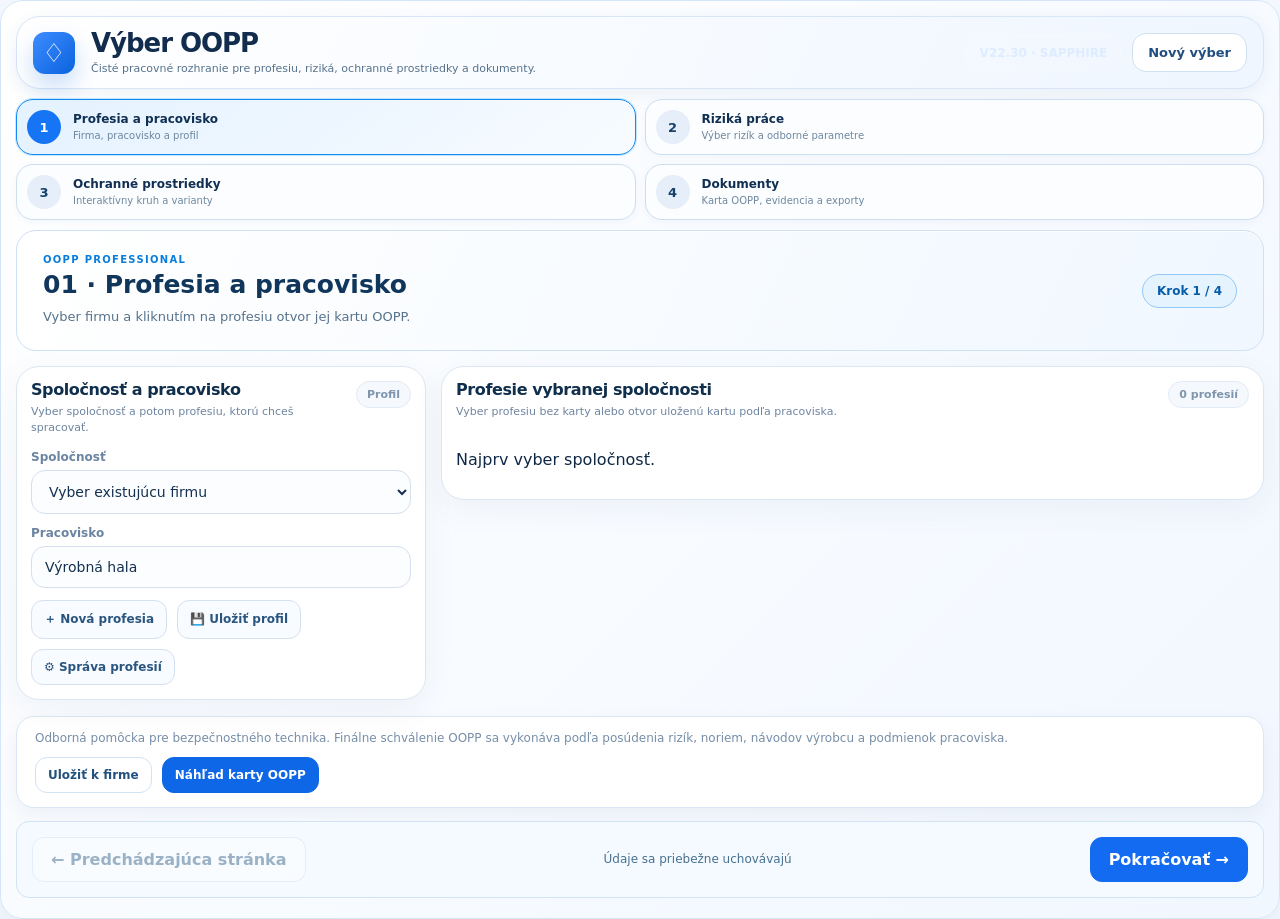
<file: oopp/index.html>
<!doctype html><html lang="sk"><head><meta charset="utf-8"><meta name="viewport" content="width=device-width,initial-scale=1"><meta name="theme-color" content="#102d50"><title>Výber OOPP</title><style>
:root{font-family:Inter,system-ui,-apple-system,Segoe UI,sans-serif;color:#14243b;background:#f3f6fa}*{box-sizing:border-box}body{margin:0}button,input,select,textarea{font:inherit}button{cursor:pointer}header{background:#102d50;color:white;padding:18px 24px;display:flex;align-items:center;justify-content:space-between}header b{font-size:21px}.shell{max-width:1180px;margin:auto;padding:22px}.hero{display:flex;justify-content:space-between;gap:15px;align-items:center}.muted{color:#64748b}.progress{display:grid;grid-template-columns:repeat(8,1fr);gap:5px;margin:20px 0}.progress button{border:0;border-radius:9px;background:#e0e7f0;color:#4a5c73;padding:10px 2px;font-weight:700}.progress button.active{background:#1769e8;color:white}.layout{display:grid;grid-template-columns:1fr 330px;gap:20px}.panel{background:white;border:1px solid #e2e8f0;border-radius:16px;padding:22px;box-shadow:0 3px 12px #12233b09}.panel h2{margin-top:0;font-size:23px}.grid{display:grid;grid-template-columns:repeat(2,minmax(0,1fr));gap:12px}.choice{border:1px solid #d8e2ed;border-radius:12px;padding:14px;text-align:left;background:white;min-height:65px}.choice.selected{border:2px solid #1769e8;background:#eff6ff}.choice small{display:block;color:#63758c;margin-top:5px}.field{display:block;margin:12px 0;font-weight:600}.field input,.field select,.field textarea{display:block;width:100%;margin-top:7px;border:1px solid #cad5e2;border-radius:9px;padding:11px;background:white}.pill{display:inline-flex;border:1px solid #dce5f0;padding:8px 11px;border-radius:30px;margin:4px;gap:7px;align-items:center;cursor:pointer}.pill:has(input:checked){background:#eaf3ff;border-color:#1769e8}.pill input{accent-color:#1769e8}.actions{display:flex;justify-content:space-between;gap:10px;margin-top:24px}.btn{border:1px solid #cbd5e1;background:white;border-radius:10px;padding:12px 17px;font-weight:700}.btn.primary{background:#1769e8;color:white;border-color:#1769e8}.btn:disabled{opacity:.35;cursor:not-allowed}.side{position:sticky;top:14px;align-self:start}.worker{width:100%;max-height:360px}.equipment{display:flex;align-items:center;justify-content:space-between;gap:10px;border:1px solid #e2e8f0;border-radius:11px;padding:11px;margin:8px 0}.equipment small{color:#64748b;display:block}.tag{font-size:12px;border-radius:7px;padding:4px 7px;background:#e9f2ff;color:#1456b8}.notice{background:#fff7e7;border-left:4px solid #f59e0b;padding:12px;border-radius:6px;margin:15px 0}.good{background:#eaf9f0;border-left-color:#16a34a}.steps{font-size:13px;color:#64748b}.hidden{display:none}.itemrow{display:grid;grid-template-columns:1fr 1fr;gap:10px;align-items:center;margin:12px 0;border-bottom:1px solid #edf1f6;padding-bottom:12px}.itemrow select{width:100%;padding:9px;border:1px solid #cbd5e1;border-radius:8px}.printonly{display:none}footer{color:#64748b;font-size:12px;margin-top:22px}@media(max-width:760px){.layout{grid-template-columns:1fr}.side{position:static}.grid{grid-template-columns:1fr}.shell{padding:12px}.panel{padding:15px}.progress button{font-size:11px}.hero h1{font-size:22px}}@media print{header,.progress,.actions,.noprint,footer{display:none!important}.shell{padding:0}.layout{display:block}.panel{box-shadow:none;border:0}.side{page-break-before:always}.printonly{display:block}}
</style>
<style id="premium-v4">
:root{--ink:#102641;--blue:#1169e9;--edge:#e3eaf4;--wash:#f5f8fc}
body{background:#f1f5fa;color:var(--ink)}
header{background:linear-gradient(110deg,#071d34,#12385f);padding:17px 27px;box-shadow:0 5px 24px #001c3b1c}
.shell{max-width:1510px;padding:22px 28px}
.hero h1{font-size:clamp(24px,3vw,34px);letter-spacing:-.04em;margin-bottom:6px}
.hero p{margin:0}
.progress{gap:8px}
.progress button{padding:12px 4px;background:#e8eef7;border-radius:12px;font-size:14px}
.progress button.active{background:linear-gradient(135deg,#0754c4,#2086ff);box-shadow:0 5px 14px #0d65df33}
.layout{grid-template-columns:minmax(0,1fr) minmax(330px,440px);gap:18px;align-items:start}
.panel{border:1px solid #e3eaf3;border-radius:18px;box-shadow:0 10px 30px #1a3e640a;padding:26px}
.panel h2{letter-spacing:-.025em}
.side{top:10px}
.premium-person{border:1px solid #dce7f3;border-radius:17px;overflow:hidden;background:linear-gradient(160deg,#f7faff,#e9f0f9);position:relative;min-height:420px;text-align:center}
.visual-top{display:flex;justify-content:space-between;align-items:center;padding:12px 13px;font-size:12px;color:#64748b;gap:8px}
.visual-pill{color:#145fbe;background:#e5f0ff;border:1px solid #c8dcfa;padding:6px 9px;border-radius:30px;font-size:10px;font-weight:800;letter-spacing:.06em}
.real-worker{display:block;height:370px;width:auto;max-width:100%;object-fit:contain;margin:0 auto;mix-blend-mode:multiply;border-radius:10px}
.ppe-chips{display:flex;flex-wrap:wrap;justify-content:center;gap:6px;padding:12px}
.ppe-chip{font-size:11px;background:white;border:1px solid #dbe7f4;border-radius:20px;padding:6px 9px;font-weight:600}
.visual-disclaimer{font-size:11px;color:#7b8da3;line-height:1.5}
.premium-roles{display:grid;grid-template-columns:repeat(4,minmax(0,1fr));gap:9px;margin:12px 0}
.role{background:#f8fbff;border:1px solid #dbe5f1;border-radius:12px;padding:7px 5px;color:#1e3d61;font-size:11px;display:flex;align-items:center;flex-direction:column;gap:7px}
.role.picked{border:2px solid #1473ee;background:#eaf3ff;box-shadow:0 0 0 2px #1678f015}
.role img{height:110px;width:100%;object-fit:contain;border-radius:8px;mix-blend-mode:multiply}
.choice{transition:background .15s,border-color .15s}
.choice:hover{border-color:#3389ff;background:#f4f9ff}
.equipment{background:#fbfdff}
.btn.primary{background:linear-gradient(110deg,#0958d6,#2185f8);border:0;box-shadow:0 4px 14px #0d64df28}
.report-head{display:flex;gap:18px;align-items:center;background:#f2f7fe;border:1px solid #dce7f7;padding:14px;border-radius:14px}
.report-head img{width:100px;height:130px;object-fit:contain;mix-blend-mode:multiply}
.report-head h2{margin:5px 0}
.report-head small{color:#64748b}
@media(max-width:1000px){.layout{grid-template-columns:minmax(0,1fr)}.side{position:static}.premium-roles{grid-template-columns:repeat(4,minmax(0,1fr))}}
@media(max-width:550px){header{padding:12px 16px}.shell{padding:12px}.panel{padding:16px}.hero{align-items:flex-start}.hero h1{font-size:23px}.hero .btn{font-size:11px;padding:9px}.premium-roles{grid-template-columns:repeat(4,minmax(0,1fr));gap:5px}.role img{height:83px}.role{font-size:10px}.real-worker{height:330px}.progress{gap:4px}.progress button{padding:9px 0}.report-head img{width:65px}}
@media print{header,.progress,.actions,.noprint,.premium-roles{display:none!important}.layout{display:block}.side{page-break-before:auto}.panel{box-shadow:none}.real-worker{height:250px}.premium-person{min-height:0}}
</style>
<style id="dynamic-gear-css">.appearance{display:flex;justify-content:center;gap:14px;padding:12px 8px;flex-wrap:wrap}.appearance b{font-size:11px;color:#5c7190}.seg{display:flex;background:#e8eff8;border-radius:10px;padding:3px;margin-top:5px;gap:2px}.seg button{border:0;background:transparent;padding:7px 12px;border-radius:8px;color:#49617e;font-weight:700;font-size:12px}.seg button.on{background:#126bea;color:#fff;box-shadow:0 2px 6px #126bea22}.layered-worker{display:block;width:100%;max-width:310px;height:auto;max-height:450px;margin:0 auto;filter:drop-shadow(0 12px 15px #24476622)}.dynamic-person{min-height:0}.dynamic-person .ppe-chips{gap:5px}.ppe-chip{cursor:pointer}.ppe-chip.chip-on{background:#e7f2ff;color:#125bc1;border-color:#7db7fa}.ppe-chip:hover{border-color:#126bea}.report-head .layered-worker{height:180px;width:110px;flex-shrink:0}.report-head{align-items:center}@media(max-width:550px){.layered-worker{max-height:370px}.appearance{gap:8px}.report-head .layered-worker{height:140px;width:85px}}@media print{.appearance,.ppe-chips{display:none!important}.layered-worker{max-height:270px}.report-head .layered-worker{height:150px}}</style><style id="full-oopp-ui">.premium-person{background:radial-gradient(circle at 50% 25%,#fff,#e6edf7 78%)}.layered-worker{max-height:570px;filter:drop-shadow(0 10px 14px #11294425)}.appearance{display:grid;grid-template-columns:repeat(auto-fit,minmax(130px,1fr));gap:10px}.ppe-chip{transition:all .15s;cursor:pointer}.ppe-chip:hover{transform:translateY(-2px)}.ppe-chip.chip-on{background:#e7f5ed;border-color:#8bc5a2;color:#14623a}.panel{border-radius:20px}.itemrow{background:#f8fbff;border:1px solid #e3ebf5;border-radius:12px;padding:12px}.report-head .layered-worker{height:210px;max-width:130px}@media(max-width:600px){.appearance{grid-template-columns:1fr 1fr}.layered-worker{max-height:400px}}</style><style id="preview-styles">
.preview-overlay{position:fixed;inset:0;z-index:99999;background:#071d35c9;display:flex;flex-direction:column;padding:12px;gap:10px}
.preview-toolbar{display:flex;align-items:center;justify-content:space-between;gap:8px;flex-wrap:wrap;background:white;padding:10px 14px;border-radius:12px}
.preview-toolbar strong{font-size:15px}
.preview-toolbar .preview-buttons{display:flex;flex-wrap:wrap;gap:7px}
.preview-frame{flex:1;min-height:0;width:100%;max-width:960px;margin:0 auto;border:0;background:white;border-radius:12px;box-shadow:0 12px 40px #0003}
@media(max-width:550px){.preview-overlay{padding:5px}.preview-toolbar{padding:8px}.preview-toolbar strong{font-size:12px}.preview-toolbar button{padding:8px;font-size:12px}}
@media print{.preview-overlay{display:none!important}}
</style><style id="oopp-catalog-graphics">
.catalog-title{display:flex;justify-content:space-between;align-items:center;margin-top:25px}.catalog-title h3{margin:0}.catalog-title span{font-size:12px;color:#60748e}
.catalog-groups{display:flex;flex-wrap:wrap;gap:6px;margin:14px 0}
.catalog-groups button{border:1px solid #d5e3f2;background:#f6f9fd;color:#183a62;border-radius:10px;padding:9px 12px;font-size:12px;font-weight:650}
.catalog-groups button.chosen{background:#1267e6;color:white;border-color:#1267e6}
.catalog-products{display:grid;grid-template-columns:repeat(4,minmax(0,1fr));gap:9px}
.product-card{display:flex;flex-direction:column;align-items:center;justify-content:flex-start;gap:6px;border:1px solid #dce6f1;background:white;border-radius:13px;padding:8px 5px;color:#183450;min-width:0}
.product-card.chosen{border:2px solid #116bea;background:#eff6ff}
.product-card img{display:block;width:100%;height:112px;object-fit:contain;border-radius:9px;background:#f8fbff}
.product-card span{font-size:12px;font-weight:700;text-align:center;min-height:28px}
.product-card small{font-size:10px;color:#5d7594}
.catalog-thumb{width:66px;height:66px;object-fit:contain;flex:none;border-radius:8px;background:#f5f8fd}
.catalog-note{font-size:12px;color:#64748b;line-height:1.5}
@media(max-width:550px){.catalog-products{grid-template-columns:repeat(3,minmax(0,1fr))}.product-card img{height:90px}.catalog-groups button{padding:7px 9px;font-size:11px}.catalog-thumb{width:48px;height:48px}}
</style><style id="realistic-worker-v1">
.worker-photo-area{min-height:385px;display:flex;justify-content:center;align-items:center;padding:10px 6px;background:linear-gradient(180deg,#fff,#f4f8fd);border-radius:14px;margin:10px}
.worker-photo{height:400px;max-width:100%;width:auto;object-fit:contain;display:block;mix-blend-mode:multiply}
.selected-heading{margin:14px 12px 8px;text-align:left;font-size:13px}
.worker-product-strip{display:flex;flex-wrap:wrap;justify-content:center;gap:7px;padding:5px 10px 13px}
.worker-product{display:flex;flex-direction:column;align-items:center;justify-content:center;gap:3px;background:white;border:1px solid #dce7f4;border-radius:9px;padding:6px;width:76px;min-height:84px}
.worker-product img{width:58px;height:54px;object-fit:contain}
.worker-product span{font-size:25px}
.worker-product small{font-size:9px;text-align:center;line-height:1.2}
.appearance{flex-wrap:wrap}
.appearance .seg{flex-wrap:wrap}
.report-head .worker-photo-area{min-height:130px;margin:0;background:transparent}
.report-head .worker-photo{height:155px}
.worker .worker-photo-area{min-height:0}
.worker .worker-photo{height:280px}
@media(max-width:600px){.worker-photo{height:340px}.worker-photo-area{min-height:340px}.worker-product{width:65px}.worker-product img{width:50px}}
@media print{.worker-photo{height:250px}.worker-photo-area{min-height:0}}
</style><style id="live-ppe-composite-v1">
.live-svg{height:440px;width:auto;max-width:100%;display:block;margin:auto;filter:drop-shadow(0 8px 16px #243d5b17)}
.worker-photo-area{position:relative;display:flex;flex-direction:column;align-items:center;justify-content:center;background:linear-gradient(180deg,#fff,#f3f7fc)}
.base-photo-warning{display:block;background:#fff4d8;border:1px solid #f1d18c;border-radius:9px;color:#735321;font-size:11px;max-width:290px;padding:8px 10px;margin:5px auto}
@media(max-width:550px){.live-svg{height:365px}}
@media print{.live-svg{height:300px}}
</style><style id="premium-release-polish">
.shell{max-width:1540px}
.panel{box-shadow:0 12px 32px rgba(15,42,76,.065)}
.worker-photo-area{background:linear-gradient(180deg,#fff 10%,#f1f6fc 100%)}
.live-svg{height:min(53vh,510px);min-height:340px}
.visual-top{font-weight:600}
.catalog-products{grid-template-columns:repeat(4,minmax(0,1fr))}
.product-card{transition:transform .15s ease,box-shadow .15s ease,border-color .15s ease}
.product-card:hover{transform:translateY(-2px);box-shadow:0 6px 14px #163b6215;border-color:#7bb0fa}
@media(max-width:550px){.live-svg{height:365px;min-height:0}.catalog-products{grid-template-columns:repeat(3,minmax(0,1fr))}}
@media(prefers-reduced-motion:reduce){.product-card{transition:none}.product-card:hover{transform:none}}
</style><style id="premium-redesign-v4">
.report-head-clean{display:block;padding:22px;background:linear-gradient(120deg,#eaf3ff,#f9fbff);border:1px solid #d9e7f8}
.report-head-clean strong{color:#1c68b8;font-size:11px;letter-spacing:.09em}
.report-head-clean h2{font-size:27px;margin:7px 0}
.report-head-clean p{color:#405c7c}
.premium-person{border-radius:20px;background:linear-gradient(155deg,#fff,#edf4fc)}
.worker-photo-area{overflow:hidden;border-radius:14px}
.live-svg{display:block;width:auto;max-width:100%;margin:0 auto;filter:drop-shadow(0 10px 15px #1e38531a)}
.premium-switch{padding:10px}
@media(max-width:600px){.report-head-clean{padding:16px}.report-head-clean h2{font-size:22px}}
</style><style id="v5-refinements">
.worker-photo-area{width:100%;max-width:390px;margin:8px auto 16px;background:radial-gradient(ellipse at 50% 35%,#fff 0%,#f3f7fc 75%,#e9f0f8 100%);border:1px solid #e2eaf4;border-radius:18px;padding:16px 12px}
.worker-photo-area .live-svg{height:460px;max-height:57vh;min-height:0;width:auto;max-width:100%;margin:auto;object-fit:contain}
.premium-person{overflow:hidden}
.premium-switch{align-items:center;justify-content:space-between;gap:12px}
.premium-switch p{max-width:280px;line-height:1.4}
@media(max-width:600px){.worker-photo-area{max-width:100%;padding:10px}.worker-photo-area .live-svg{height:400px;max-height:50vh}.premium-switch{flex-direction:column;align-items:stretch}}
</style><style id="photo-variants-v6">
.photo-portrait{position:relative;display:flex;flex-direction:column;align-items:center;justify-content:center;max-width:420px;width:100%;margin:10px auto 4px;background:linear-gradient(160deg,#ffffff,#eaf2fc);border:1px solid #d8e5f3;border-radius:20px;padding:18px 18px 10px;overflow:hidden}
.photo-model{height:440px;width:auto;max-width:100%;object-fit:contain;display:block;filter:drop-shadow(0 13px 15px rgba(22,47,80,.12))}
.photo-level{font-size:11px;color:#326395;display:flex;align-items:center;gap:7px;padding:10px 0 0;font-weight:700}
.photo-dot{width:7px;height:7px;border-radius:50%;background:#0d75ed;display:inline-block}
.photo-status{max-width:420px;margin:6px auto 14px;border-radius:10px;padding:10px 12px;font-size:11px;line-height:1.5}
.photo-status-warn{background:#fff7e9;color:#7a4d14;border:1px solid #f5dba8}
.photo-status-ok{background:#eaf7f2;color:#166346;border:1px solid #b8e3d1}
.photo-status b{display:block}
@media(max-width:600px){.photo-portrait{padding:12px 8px}.photo-model{height:365px}.photo-status{margin-left:8px;margin-right:8px}}
@media print{.photo-model{height:240px}.photo-portrait{padding:5px}.photo-status{font-size:8px}}
</style><style id="bozp-oopp-safe-premium-layout">
/* Responsive premium look. No JavaScript injected into document templates. */
header{background:linear-gradient(102deg,#071d34 0%,#123f6b 100%);min-height:58px}
body{background:linear-gradient(180deg,#f0f5fb 0%,#eef3f9 100%)}
.shell{max-width:1650px;padding:18px 23px 45px}
.hero{align-items:center;gap:20px}
.hero h1{font-size:clamp(24px,2.4vw,32px);letter-spacing:-.035em}
.panel{border:1px solid #e0e9f5;box-shadow:0 13px 36px #15395813;border-radius:18px}
.layout{grid-template-columns:minmax(0,1fr) minmax(370px, 510px);gap:20px}
.progress{gap:7px;margin:18px 0 20px}
.progress button{border-radius:10px;padding:12px 6px;background:#e7edf6}
.progress button.active{background:linear-gradient(100deg,#0b58d7,#2182fa);color:#fff;box-shadow:0 5px 13px #166be837}
.equipment{gap:13px;border-color:#dfe8f3}
.choice{border-color:#d8e5f3}
.choice.selected{background:#edf5ff}
.side{top:12px}
.premium-person{border:1px solid #dce7f4;border-radius:16px;background:linear-gradient(160deg,#f9fbff,#edf3fb)}
.photo-portrait{max-width:450px;margin:10px auto 6px;background:linear-gradient(155deg,#fff,#f1f6fd);border:1px solid #dce7f5;border-radius:18px}
.photo-model{max-width:100%;max-height:52vh;object-fit:contain}
.ppe-chips{max-width:520px;margin:0 auto}
.catalog-products{grid-template-columns:repeat(auto-fill,minmax(120px,1fr));gap:9px}
.product-card{transition:transform .15s ease,box-shadow .15s ease}
.product-card:hover{transform:translateY(-2px);box-shadow:0 6px 16px #123b6317}
/* Hide redundant header when embedded in the original BOZP Audit page. */

@media(max-width:1050px){.layout{grid-template-columns:1fr}.side{position:static}.photo-model{max-height:390px}}
@media(max-width:650px){.shell{padding:12px}.panel{padding:15px}.hero{gap:9px}.hero h1{font-size:23px}
.progress{gap:4px}.progress button{padding:10px 2px}.catalog-products{grid-template-columns:repeat(3,minmax(0,1fr))}
.photo-model{max-height:330px}}
@media(prefers-reduced-motion:reduce){.product-card{transition:none}.product-card:hover{transform:none}}
</style>
<style id="atlas-v8-fixes">
.atlas-person{background:linear-gradient(180deg,#f9fbff 0%,#eef4fb 100%)}
.atlas-switch{display:grid;grid-template-columns:1fr;gap:10px;padding:0 12px 6px}
.atlas-help .muted{margin:6px 0 0;font-size:12px;line-height:1.45}
.atlas-stage-row{display:flex;justify-content:center;gap:8px;padding:6px 0 10px}
.atlas-stage{width:30px;height:30px;border-radius:999px;display:grid;place-items:center;background:#e8eef8;border:1px solid #d4e2f2;color:#567190;font-size:12px;font-weight:800}
.atlas-stage.on{background:linear-gradient(135deg,#0f6ceb,#2490ff);color:#fff;border-color:#0f6ceb;box-shadow:0 6px 14px rgba(22,115,237,.24)}
.atlas-square{width:min(100%,560px);max-width:560px;aspect-ratio:1/1;display:flex;align-items:center;justify-content:center;padding:16px;margin:8px auto 0;background:linear-gradient(180deg,#ffffff,#eef4fb);border:1px solid #d7e4f3;border-radius:24px;box-shadow:inset 0 1px 0 rgba(255,255,255,.7)}
.atlas-model{width:100%;height:100%;max-height:none;object-fit:contain;display:block;filter:drop-shadow(0 14px 24px rgba(16,39,68,.14))}
.photo-caption{display:flex;flex-direction:column;align-items:center;gap:4px;padding:12px 0 2px;color:#1c3f66}
.photo-caption b{font-size:14px}.photo-caption span{font-size:11px;color:#6e839a;text-align:center;line-height:1.4;padding:0 16px}
.photo-status{max-width:min(100%,560px);margin:10px auto 14px;border-radius:14px;padding:12px 14px;font-size:12px;line-height:1.5}
.selected-heading{margin:8px 14px 8px;text-align:left;font-size:14px}
.worker-product-strip{display:grid;grid-template-columns:repeat(4,minmax(0,1fr));gap:8px;padding:6px 12px 14px}
.worker-product{width:auto;min-height:94px;border-radius:12px;background:rgba(255,255,255,.92)}
.worker-product img{width:54px;height:50px;object-fit:contain}
.worker-product small{font-size:10px;line-height:1.25;color:#26496f}
.visual-disclaimer{font-size:11px;line-height:1.5;margin-top:10px}
@media(max-width:900px){.atlas-square{max-width:100%}.worker-product-strip{grid-template-columns:repeat(4,minmax(0,1fr))}}
@media(max-width:640px){.atlas-switch{padding:0 6px 6px}.atlas-help .muted{font-size:11px}.atlas-square{padding:12px;border-radius:20px}.worker-product-strip{grid-template-columns:repeat(3,minmax(0,1fr));gap:7px;padding:8px}.worker-product{min-height:86px}.photo-caption b{font-size:13px}.photo-status{font-size:11px;padding:11px 12px}}
</style>

<style id="v9-premium-ui">
:root{--v9-ink:#0d2949;--v9-blue:#146ae8;--v9-line:#dae7f4}
body{background:#eff4fa}
header{background:linear-gradient(105deg,#061c33 0%,#12365a 100%);box-shadow:0 2px 15px #102f501a}
.shell{max-width:1600px;padding:19px 24px 60px}
.layout{grid-template-columns:minmax(0,1fr) minmax(420px,540px);gap:19px;align-items:start}
.panel{border-radius:20px;border:1px solid #dfe9f5;box-shadow:0 12px 38px #0f2b4b0b;padding:22px}
.side{position:sticky;top:8px;padding:12px}
.side>h2{font-size:13px;letter-spacing:.06em;text-transform:uppercase;margin:7px 11px;color:#53728f}
.v9-preview{background:linear-gradient(155deg,#fafdff,#eff5fd);border:1px solid #e1eaf5;border-radius:17px;padding:12px}
.v9-preview-top{display:flex;justify-content:space-between;gap:12px;align-items:flex-start;padding:10px 7px 14px}
.v9-preview-top h3{font-size:19px;letter-spacing:-.03em;margin:3px 0 4px;color:var(--v9-ink)}
.v9-preview-top small{font-size:12px;color:#64809b}
.v9-eyebrow{font-size:10px;color:#1165d6;letter-spacing:.09em;font-weight:800}
.v9-version{padding:7px 9px;border-radius:30px;background:#e5f0ff;color:#185abb;font-size:10px;font-weight:800;white-space:nowrap}
.v9-person-toggle{display:grid;grid-template-columns:1fr 1fr;gap:5px;padding:5px;background:#e6eef9;border-radius:12px;margin:0 6px 10px}
.v9-person-toggle button{border:0;border-radius:9px;padding:10px 8px;font-weight:800;color:#527291;background:transparent}
.v9-person-toggle button.on{background:linear-gradient(90deg,#0d62de,#2688fd);color:white;box-shadow:0 4px 12px #1568dc25}
.v9-stage{border:1px solid #dbe6f3;border-radius:19px;padding:12px;background:linear-gradient(160deg,#fff,#eaf2fc)}
.v9-model-area{width:100%;aspect-ratio:1/1;display:grid;place-items:center;overflow:hidden;border-radius:13px;background:linear-gradient(180deg,#fff,#f2f7fd)}
.v9-worker{width:100%;height:100%;object-fit:contain;display:block}
.v9-stage-footer{display:flex;justify-content:center;gap:6px;align-items:center;padding:10px 4px 1px;color:#305e90;font-size:12px;font-weight:700}
.v9-dot{display:block;width:7px;height:7px;border-radius:50%;background:#1778f0}
.v9-view-summary{padding:13px 2px 4px}
.v9-summary-title{display:flex;align-items:center;justify-content:space-between;gap:12px;padding:0 4px 10px;color:#0e3158;font-size:13px;font-weight:800}
.v9-summary-title b{background:#ddeeff;border-radius:50px;padding:4px 9px;color:#0e5ed0}
.v9-inventory{display:grid;grid-template-columns:repeat(2,minmax(0,1fr));gap:6px}
.v9-item{min-width:0;display:flex;align-items:center;gap:7px;background:white;border:1px solid #deebf8;padding:6px;border-radius:11px;min-height:52px}
.v9-item img{width:36px;height:36px;object-fit:contain;flex-shrink:0;border-radius:6px;background:#f6f9fd}
.v9-symbol{display:grid;place-items:center;width:36px;height:36px;font-size:20px;flex-shrink:0}
.v9-item-text{flex:1;min-width:0;overflow:hidden}
.v9-item-text b{display:block;font-size:10px;line-height:1.25;overflow-wrap:anywhere;color:#173e66}
.v9-item-text small{display:block;color:#758ba2;font-size:9px;margin-top:3px}
.v9-mark{font-size:11px;font-weight:900;color:#2075d8}
.v9-item.pending .v9-mark{color:#bd8d35}
.v9-empty{font-size:12px;color:#778aa1;padding:12px;grid-column:1/-1}
.v9-truth{font-size:10px;line-height:1.45;border-radius:9px;padding:10px 12px;margin:7px 0 4px}
.v9-truth.partial{background:#fff5e4;color:#765524;border:1px solid #f0dbb5}
.v9-truth.complete{background:#eaf6f0;color:#216345;border:1px solid #c9e7d5}
.v9-shortcuts{padding:9px 0 2px}
.v9-shortcuts>b{display:block;font-size:12px;color:#103960;margin-bottom:8px}
.v9-pills{display:flex;flex-wrap:wrap;gap:6px}
.v9-pill{background:white;border:1px solid #dbe7f5;border-radius:999px;padding:7px 9px;font-size:10px;color:#2c5a85;display:flex;gap:5px;align-items:center}
.v9-pill.on{background:#e8f2ff;border-color:#82b8ff;color:#075bd0;font-weight:800}
.v9-pill span{font-weight:900}
/* eliminate previous long disclaimer and duplicate secondary info inside side panel */
#sideInfo,.visual-disclaimer{display:none!important}
@media(max-width:1120px){.layout{grid-template-columns:minmax(0,1fr)}.side{position:static;max-width:730px;width:100%;margin:auto}}
@media(max-width:650px){.shell{padding:10px 9px 40px}.layout{gap:12px}.panel{padding:14px}.side{padding:8px;border-radius:18px}.v9-preview{padding:9px}.v9-stage{padding:8px}.v9-preview-top{padding:9px 4px}.v9-preview-top h3{font-size:17px}.v9-inventory{grid-template-columns:repeat(2,minmax(0,1fr))}.v9-item{gap:5px;padding:5px}.v9-item img{width:32px;height:32px}.v9-item-text b{font-size:10px}.v9-item-text small{font-size:9px}}
@media print{.v9-stage{border:0;background:white}.v9-model-area{max-width:300px;margin:auto}.v9-shortcuts{display:none}}
</style>
<style id="premium-dashboard-v92">
body.premium-mode{background:#edf3fa;color:#0d2a4c}
body.premium-mode > header,body.premium-mode > .shell{display:none!important}
#premiumDashboard{display:none}
body.premium-mode #premiumDashboard{display:block}
.pd-wrap{max-width:1720px;margin:auto;padding:14px 16px 26px}
.pd-nav{display:flex;align-items:center;justify-content:space-between;gap:16px;background:#092643;color:#fff;border-radius:16px;padding:12px 16px;margin-bottom:12px;min-height:62px}
.pd-brand{font-weight:850;font-size:19px;letter-spacing:-.035em;white-space:nowrap}
.pd-brand small{display:block;font-size:10px;letter-spacing:0;color:#a9cbe9;font-weight:500}
.pd-steps{display:flex;align-items:center;gap:5px;flex-wrap:wrap;justify-content:center}
.pd-step{border:0;color:#c5dcf2;background:transparent;padding:7px 9px;border-radius:10px;font-weight:650;font-size:11px;white-space:nowrap}
.pd-step:hover,.pd-step.on{background:#1875ec;color:#fff}
.pd-switch{border:1px solid #557da3;background:#133e64;border-radius:10px;color:#fff;padding:10px 12px;font-size:12px;font-weight:750;white-space:nowrap}
.pd-grid{display:grid;grid-template-columns:minmax(0,1fr) minmax(410px,.86fr);gap:12px}
.pd-card{background:#fff;border:1px solid #dae6f4;border-radius:15px;box-shadow:0 7px 22px #1539600d;padding:14px;min-width:0}
.pd-card h2{margin:0 0 12px;font-size:17px;font-weight:850;color:#092b4f;letter-spacing:-.02em}
.pd-model-head{display:flex;justify-content:space-between;align-items:center;gap:10px;flex-wrap:wrap}
.pd-seg{display:flex;align-items:center;gap:4px;background:#eaf1fa;padding:4px;border-radius:10px}
.pd-seg button{background:transparent;border:0;color:#4a6682;padding:9px 17px;border-radius:8px;font-weight:750;font-size:12px}
.pd-seg button.on{background:#146bed;color:#fff;box-shadow:0 3px 8px #0c61cd35}
.pd-stage{min-height:480px;display:grid;grid-template-columns:1fr;align-items:center;justify-items:center;background:radial-gradient(ellipse at 50% 42%,#fff 0%,#f5f8fc 52%,#eaf2fb 100%);border:1px solid #e0eaf5;border-radius:15px;overflow:hidden;margin-top:10px;padding:15px}
.pd-stage img{height:min(56vh,510px);width:auto;max-width:95%;object-fit:contain}
.pd-preview-description{max-width:640px;text-align:center;padding:8px 10px 0;font-size:12px;line-height:1.4;color:#66809b}
.pd-sticker{display:inline-block;border:1px solid #d9e7f9;background:#edf6ff;color:#165cb7;font-weight:800;font-size:10px;padding:7px 9px;border-radius:20px}
.pd-note{padding:9px 12px;font-size:11px;color:#7c5b28;background:#fff8eb;border:1px solid #f4e3bf;border-radius:10px;margin-top:9px;line-height:1.4}
.pd-note:empty{display:none}
.pd-categories{display:grid;grid-template-columns:repeat(5,minmax(0,1fr));gap:5px;margin-bottom:15px}
.pd-category{display:flex;align-items:center;flex-direction:column;justify-content:center;gap:5px;min-height:63px;padding:7px 3px;color:#1d4069;border:1px solid #dce7f4;background:#f7faff;border-radius:10px;font-size:10px;line-height:1.15}
.pd-category .sym{font-size:20px}.pd-category.on{background:linear-gradient(145deg,#0963d7,#1787fb);border-color:#1169e7;color:#fff}
.pd-catalog-title{display:flex;justify-content:space-between;align-items:center;gap:10px;margin-bottom:8px}
.pd-catalog-title h3{margin:0;font-size:15px;color:#0d2e55}.pd-catalog-title small{color:#69839b;font-size:11px}
.pd-products{display:grid;grid-template-columns:repeat(5,minmax(0,1fr));gap:8px;max-height:430px;overflow:auto;padding:3px 1px 6px}
.pd-product{background:#fff;border:1px solid #dce8f5;border-radius:11px;padding:7px 4px;display:flex;flex-direction:column;align-items:center;gap:6px;min-width:0;color:#1d3a5a;position:relative}
.pd-product.on{border:2px solid #1268e7;background:#f3f8ff}
.pd-product img{width:100%;height:82px;object-fit:contain;background:#f7faff;border-radius:7px}
.pd-product span{font-size:10px;line-height:1.25;min-height:26px;text-align:center}
.pd-product.on:after{content:'✓';position:absolute;top:4px;right:5px;background:#116be8;color:#fff;border-radius:50%;font-size:11px;width:19px;height:19px;display:grid;place-items:center}
.pd-lower{display:grid;grid-template-columns:1fr 1.08fr 1.4fr;gap:12px;margin-top:12px}
.pd-input-label{display:block;font-size:11px;color:#516c87;margin:12px 0 5px;font-weight:750}
.pd-select{width:100%;border:1px solid #d3e1f1;padding:10px;border-radius:10px;background:#f8fbff;color:#18395b;font-size:13px}
.pd-risks{display:flex;flex-direction:column;gap:6px;max-height:255px;overflow:auto}
.pd-risk{border:1px solid #e6edf6;border-radius:9px;background:#fff;display:flex;justify-content:space-between;align-items:center;text-align:left;gap:8px;padding:7px 9px;font-size:11px;color:#244262}
.pd-risk.on{background:#eff6ff;border-color:#a4c7fa}
.pd-risk em{font-style:normal;border-radius:16px;background:#eef1f7;color:#6e7891;font-size:10px;padding:4px 7px}.pd-risk.on em{background:#fee8e3;color:#b6372e}
.pd-items{display:grid;grid-template-columns:repeat(5,minmax(0,1fr));gap:7px;max-height:265px;overflow:auto}
.pd-item{padding:6px;border:1px solid #dce7f3;border-radius:9px;text-align:center;font-size:10px;min-width:0;background:#fbfdff;color:#24466b}
.pd-item img{width:100%;height:65px;object-fit:contain}.pd-item span{display:block;line-height:1.2;overflow-wrap:anywhere}
.pd-item-empty{grid-column:1/-1;color:#7c8fa5;font-size:12px;padding:20px 0}
.pd-actions{display:flex;gap:8px;justify-content:flex-end;flex-wrap:wrap;margin-top:12px}
.pd-btn{border-radius:9px;border:1px solid #c9dbf0;background:#fff;color:#134271;font-size:12px;font-weight:750;padding:10px 13px}
.pd-btn.primary{background:#116be8;color:#fff;border-color:#116be8}
.pd-mini-warning{font-size:10px;line-height:1.4;color:#657f99;margin:12px 0 0}
@media(max-width:1150px){.pd-grid{grid-template-columns:1fr 1fr}.pd-products{grid-template-columns:repeat(4,minmax(0,1fr))}.pd-categories{grid-template-columns:repeat(5,minmax(0,1fr))}.pd-lower{grid-template-columns:1fr 1fr}.pd-lower>.pd-card:last-child{grid-column:1/-1}}
@media(max-width:760px){.pd-wrap{padding:8px}.pd-nav{padding:10px;border-radius:12px;flex-wrap:wrap}.pd-brand{font-size:16px}.pd-steps{order:3;width:100%;justify-content:flex-start;flex-wrap:nowrap;overflow:auto}.pd-step{font-size:10px;padding:8px}.pd-grid,.pd-lower{grid-template-columns:1fr}.pd-lower>.pd-card:last-child{grid-column:auto}.pd-card{padding:11px}.pd-stage{min-height:340px}.pd-stage img{height:340px;max-height:65vh}.pd-products{grid-template-columns:repeat(3,minmax(0,1fr));max-height:none}.pd-categories{grid-template-columns:repeat(5,minmax(0,1fr));gap:4px}.pd-category{font-size:9px;min-height:59px}.pd-category .sym{font-size:18px}.pd-items{grid-template-columns:repeat(4,minmax(0,1fr))}}
</style>
<style id="v9-3-visual-fixes">
:root{--soft-bg:#f5f8fc;--soft-brd:#dce6f3;--soft-txt:#16324d}
.pd-stage{background:linear-gradient(180deg,#ffffff 0%,#f3f7fc 100%);border:1px solid var(--soft-brd);border-radius:22px;padding:14px;display:flex;flex-direction:column;align-items:center;justify-content:flex-start;gap:10px;min-height:560px}
.pd-stage-inner{width:100%;aspect-ratio:1/1;max-width:520px;border-radius:20px;background:linear-gradient(180deg,#fbfdff 0%,#eef4fb 100%);display:flex;align-items:center;justify-content:center;overflow:hidden;box-shadow:inset 0 0 0 1px #e6edf7}
.pd-stage img{width:100%;height:100%;object-fit:contain;object-position:center center;display:block;padding:0;margin:0;filter:drop-shadow(0 12px 18px rgba(16,42,71,.12))}
.pd-note{background:#eef7f0;border:1px solid #cfe6d3;color:#295e33;border-radius:12px;padding:10px 12px;line-height:1.45}
.pd-products{gap:12px}
.pd-product{background:#fff;border:1px solid #dbe6f2;border-radius:18px;padding:12px;display:flex;flex-direction:column;align-items:center;justify-content:flex-start;gap:9px;min-height:188px;box-shadow:0 4px 14px rgba(16,42,71,.04)}
.pd-product img,.pd-item img,.worker-product img{width:100%;max-width:108px;height:108px;object-fit:contain;object-position:center center;display:block;background:linear-gradient(180deg,#ffffff 0%,#f3f7fc 100%);border-radius:14px;padding:10px;border:1px solid #e6edf6;box-shadow:inset 0 1px 0 rgba(255,255,255,.7)}
.pd-product span{font-size:12px;line-height:1.3;color:#1d3c5e}
.pd-item{align-items:center;gap:10px}
.pd-item img{width:54px;height:54px;max-width:54px;padding:5px;border-radius:10px}
.pd-input{width:100%;padding:12px 14px;border:1px solid #d7e3f0;border-radius:12px;font:inherit;background:#fff;color:#19324d;outline:none}
.pd-input:focus{border-color:#3388ff;box-shadow:0 0 0 3px rgba(51,136,255,.12)}
.v9-model-area{width:100%;max-width:560px;aspect-ratio:1/1;display:flex;align-items:center;justify-content:center;background:linear-gradient(180deg,#fbfdff,#eef4fb);border:1px solid #dce6f3;border-radius:24px;overflow:hidden;padding:14px}
.v9-worker{width:100%;height:100%;object-fit:contain;object-position:center center;display:block;filter:drop-shadow(0 12px 18px rgba(16,42,71,.12))}
.v9-stage{gap:10px}
.v9-stage-footer{padding-top:2px}
.worker-product{padding:8px;min-height:102px}
.worker-product img{width:58px;height:58px}
@media(max-width:900px){.pd-stage{min-height:0}.pd-stage-inner{max-width:100%}.pd-product{min-height:150px}}
@media(max-width:600px){.pd-stage{padding:10px;border-radius:16px}.pd-stage-inner{border-radius:16px}.pd-product img,.worker-product img{max-width:92px;height:92px}.v9-model-area{border-radius:18px;padding:10px}}
</style>


<style id="v10-dashboard-refine">
.pd-nav{background:linear-gradient(135deg,#061f37 0%,#0b2f51 45%,#0c4270 100%);padding:14px 18px;border-radius:22px;box-shadow:0 12px 32px rgba(7,34,59,.16)}
.pd-brand{display:flex;flex-direction:column;gap:2px}.pd-brandline{display:flex;align-items:center;gap:10px}.pd-version{display:inline-flex;align-items:center;justify-content:center;padding:5px 10px;border-radius:999px;background:rgba(255,255,255,.12);border:1px solid rgba(255,255,255,.18);font-size:11px;font-weight:800;color:#d7ebff;letter-spacing:.03em}
.pd-card{border-radius:20px;padding:16px 18px}.pd-card h2{font-size:18px}
.pd-model-head{align-items:flex-start}.pd-model-tools{display:flex;gap:8px;flex-wrap:wrap;justify-content:flex-end}.pd-viewseg{display:flex;align-items:center;gap:4px;background:#edf3fa;padding:4px;border-radius:10px}.pd-viewseg button{background:transparent;border:0;color:#4a6682;padding:9px 12px;border-radius:8px;font-weight:750;font-size:12px}.pd-viewseg button.on{background:#122d49;color:#fff}
.pd-stage{min-height:620px;padding:16px 16px 14px}.pd-stage-inner{width:100%;max-width:560px;aspect-ratio:1/1;border-radius:24px;background:linear-gradient(180deg,#fcfdff 0%,#eff5fb 100%);box-shadow:inset 0 0 0 1px #e4ecf6,0 10px 30px rgba(15,42,71,.04)}
.pd-stage-inner.atlas{max-width:100%;aspect-ratio:auto;min-height:520px;padding:6px;background:linear-gradient(180deg,#fbfdff 0%,#eef4fb 100%)}
.pd-stage-inner.atlas img{object-fit:contain;width:100%;height:auto;max-height:100%}
.pd-preview-description{padding-top:4px}.pd-sticker{font-size:11px;padding:8px 11px}.pd-note{font-size:12px}
.pd-stage-summary{display:flex;flex-wrap:wrap;gap:8px;justify-content:center;width:100%}.pd-stage-summary span{display:inline-flex;align-items:center;gap:6px;padding:7px 10px;border-radius:999px;background:#f2f7fd;border:1px solid #dce7f4;color:#21476e;font-size:11px;font-weight:700}
.pd-products{grid-template-columns:repeat(4,minmax(0,1fr));max-height:520px}.pd-product{min-height:176px}.pd-product img{height:90px}.pd-product span{font-size:11px}
.pd-items{grid-template-columns:repeat(4,minmax(0,1fr));max-height:320px}.pd-item{display:flex;flex-direction:column;align-items:center;justify-content:flex-start;gap:8px;padding:10px;min-height:132px;border-radius:14px}.pd-item span{font-size:11px}
.pd-actions{justify-content:space-between}.pd-actions .pd-btn.primary{margin-left:auto}.pd-btn{padding:11px 14px;border-radius:11px}
@media(max-width:1150px){.pd-products{grid-template-columns:repeat(3,minmax(0,1fr))}.pd-items{grid-template-columns:repeat(3,minmax(0,1fr))}}
@media(max-width:760px){.pd-model-head{align-items:stretch}.pd-model-tools{justify-content:flex-start}.pd-stage{min-height:unset;padding:12px}.pd-stage-inner{max-width:100%;border-radius:18px}.pd-stage-inner.atlas{min-height:0}.pd-products{grid-template-columns:repeat(2,minmax(0,1fr))}.pd-item{min-height:132px}.pd-items{grid-template-columns:repeat(2,minmax(0,1fr))}}
</style>

<style id="v11-expert">
.exp-wrap{border:1px solid #d5e5f7;border-radius:16px;padding:13px;background:linear-gradient(180deg,#f8fbff,#eff6ff);margin:4px 0 16px}
.exp-head b{display:block;font-size:14px;color:#0b345f}.exp-head small{font-size:10px;color:#6d839a}
.exp-tabs{display:flex;gap:5px;margin:12px 0}.exp-tabs button{flex:1;border:1px solid #d2e2f5;border-radius:9px;padding:9px 5px;background:white;font-weight:750;color:#30577e;font-size:11px}.exp-tabs button.on{background:#146dea;color:white;border-color:#146dea}
.exp-content{display:grid;gap:9px}.exp-content>label{display:grid;gap:5px;color:#264b6b;font-size:11px;font-weight:700}.exp-content input:not([type=checkbox]),.exp-content select{min-width:0;width:100%;padding:9px;border:1px solid #cedeef;border-radius:9px;background:#fff;color:#153855;font-size:12px}
.exp-content .exp-check{display:flex;align-items:center;gap:9px;font-weight:550;line-height:1.4}
.exp-check input{width:16px;height:16px;accent-color:#1672ed}
.exp-result{padding:11px;border-radius:11px;background:#fff;border-left:3px solid #1976f0;line-height:1.45;color:#12395e;font-size:11px}.exp-result b{font-size:12px}.exp-result p{margin:7px 0 0;color:#5e7489}
.exp-add{background:#116ce9;color:white;border:0;border-radius:9px;padding:10px;font-size:12px;font-weight:750}
.exp-law{font-size:10px;color:#69829a;line-height:1.45;margin:11px 0 0}
.exp-existing{font-size:13px;color:#143e65;margin:14px 0 8px}
.pd-risk{min-height:36px}
.pd-model-head{gap:14px}
@media(max-width:760px){.pd-wrap{padding:8px 8px 85px}.pd-card{border-radius:15px}.pd-nav{position:sticky;top:0;z-index:10}.pd-steps{scrollbar-width:none}.pd-model-tools{width:100%}.pd-viewseg{width:100%;justify-content:center}.pd-viewseg button{flex:1}.pd-categories{grid-template-columns:repeat(3,minmax(0,1fr))}.pd-products{grid-template-columns:repeat(2,minmax(0,1fr))}.pd-stage-inner{max-width:100%}.pd-stage{min-height:unset}.pd-atlas-grid{grid-template-columns:1fr}}
</style>
<style id="v11-1-overrides">
.v9-shortcuts{display:none!important}
.v9-hint{margin-top:10px;padding:10px 12px;border:1px solid #dbe8f6;border-radius:12px;background:linear-gradient(180deg,#fafdff,#f1f7ff);color:#476582;font-size:11px;line-height:1.45}
.v9-stage{padding:10px;border-radius:18px;background:linear-gradient(180deg,#f9fcff,#f0f6fd)!important;border:1px solid #dce6f3!important}
.v9-model-area{width:100%;max-width:640px;aspect-ratio:1/1;display:flex;align-items:center;justify-content:center;background:transparent!important;border:0!important;border-radius:24px;overflow:hidden;padding:0!important}
.v9-worker{width:min(100%,640px)!important;height:auto!important;max-height:none!important;object-fit:contain!important;object-position:center center!important;display:block}
.pd-stage{min-height:540px;padding:18px 18px 14px!important;background:linear-gradient(180deg,#fafdff,#eef4fb)!important;border-radius:22px!important}
.pd-stage-inner{width:100%;display:flex;justify-content:center;align-items:center}
.pd-stage-inner.atlas{display:block}
.pd-stage img{width:min(100%,620px)!important;height:auto!important;max-width:100%!important;max-height:none!important;object-fit:contain!important;object-position:center center!important;padding:0!important;margin:0!important}
.pd-atlas-grid{display:grid;grid-template-columns:repeat(2,minmax(0,1fr));gap:14px}
.pd-atlas-card{margin:0;background:#f8fbff;border:1px solid #deebf7;border-radius:20px;padding:10px}
.pd-atlas-box{width:100%;aspect-ratio:1/1;border-radius:18px;background:linear-gradient(180deg,#ffffff,#eef4fb)!important;display:flex;align-items:center;justify-content:center;overflow:hidden;box-shadow:inset 0 0 0 1px #e4edf7}
.pd-atlas-box img{width:100%!important;height:auto!important;max-height:100%!important;object-fit:contain!important;object-position:center center!important;display:block;padding:0!important;margin:0!important}
.pd-products{display:grid;grid-template-columns:repeat(4,minmax(0,1fr));gap:12px;max-height:none!important;overflow:visible!important;padding:2px 1px 8px}
.pd-product{min-height:196px!important;padding:12px 10px 14px!important;border-radius:18px!important;align-items:stretch!important;justify-content:flex-start;background:linear-gradient(180deg,#ffffff,#f8fbff)!important;box-shadow:0 2px 10px rgba(17,63,112,.05)}
.pd-product img{width:100%!important;max-width:none!important;height:118px!important;object-fit:contain!important;object-position:center center!important;display:block;background:transparent!important;border:0!important;box-shadow:none!important;border-radius:16px!important;padding:0!important;margin:0 auto 4px}
.pd-product span{font-size:12px!important;line-height:1.35!important;min-height:38px!important;text-align:center;color:#163b61;font-weight:700;display:flex;align-items:center;justify-content:center}
.pd-product.on{border-width:2px!important;box-shadow:0 0 0 3px rgba(24,111,235,.12)}
.pd-categories{gap:8px!important}
.pd-category{min-height:72px!important;border-radius:14px!important;font-size:11px!important;padding:10px 6px!important}
.pd-category .sym{font-size:22px!important}
@media(max-width:980px){.pd-products{grid-template-columns:repeat(3,minmax(0,1fr))}.pd-atlas-grid{grid-template-columns:1fr 1fr}.pd-stage{min-height:460px!important}}
@media(max-width:760px){.pd-products{grid-template-columns:repeat(2,minmax(0,1fr))}.pd-categories{grid-template-columns:repeat(3,minmax(0,1fr))!important}.pd-stage{min-height:unset!important;padding:12px!important}.pd-atlas-grid{grid-template-columns:1fr}.pd-product{min-height:178px!important}.pd-product img{height:100px!important}.v9-model-area{max-width:100%!important}}
</style>
<style id="v112-design">
:root{--pd-ink:#0b2a46;--pd-blue:#126ce8;--pd-soft:#eff6fc}
body.premium-mode{background:#edf3fa}
.pd-wrap{max-width:1580px;padding:14px 16px 42px}
.pd-nav{position:relative;display:flex;align-items:center;justify-content:space-between;gap:14px;padding:15px 20px;background:linear-gradient(112deg,#061e35,#0a3355 72%,#0c4673);border-radius:20px;color:#fff;box-shadow:0 10px 36px #09264020}
.pd-brand{min-width:185px}.pd-brandline{font-size:18px;gap:9px}.pd-version{background:#1677f5;color:#fff}
.pd-status{display:flex;align-items:center;gap:6px;flex-wrap:wrap;margin-left:auto}.pd-pill{color:#c2dbf6;border:1px solid #ffffff22;background:#ffffff0c;font-size:11px;font-weight:650;padding:7px 10px;border-radius:999px;max-width:230px;white-space:nowrap;overflow:hidden;text-overflow:ellipsis}
.pd-grid{grid-template-columns:minmax(0,1.03fr) minmax(0,1fr);gap:15px}
.pd-card{background:#fff;border:1px solid #e0eaf4;border-radius:19px;padding:18px;box-shadow:0 14px 38px #2445670b}
.pd-card h2{font-size:18px;margin:0 0 15px}
.pd-model-head{align-items:center}.pd-stage{background:linear-gradient(160deg,#f8fbff,#eaf2fc)!important;min-height:0!important;padding:14px!important;border-radius:20px!important}
.pd-stage-inner{width:100%;max-width:620px;aspect-ratio:1/1;overflow:hidden;border-radius:18px;background:#f6f9fd}
.pd-stage-inner:not(.atlas)>img{width:100%!important;height:100%!important;object-fit:contain!important;object-position:center center;max-width:100%;max-height:100%;padding:0;filter:none}
.pd-stage-inner.atlas{max-width:100%;aspect-ratio:auto;display:block;padding:7px!important}
.pd-atlas-box{aspect-ratio:1/1;border-radius:15px;overflow:hidden}.pd-atlas-box img{width:100%!important;height:100%!important;object-fit:contain!important;max-height:none!important;padding:0!important}
.pd-products{display:grid;grid-template-columns:repeat(4,minmax(0,1fr));gap:10px;max-height:510px;overflow-y:auto;padding:2px 2px 8px}
.pd-product{background:linear-gradient(180deg,#fff,#f8fbff)!important;border:1px solid #dfebf8;border-radius:15px;padding:9px 9px 12px;min-height:174px;display:flex;align-items:stretch;flex-direction:column;gap:6px;position:relative;cursor:pointer;transition:box-shadow .15s,transform .15s,border-color .15s}
.pd-product:hover{transform:translateY(-2px);box-shadow:0 9px 22px #0e478416}
.pd-product.on{border:2px solid #0872f5;box-shadow:0 0 0 3px #e2f0ff}
.pd-art{aspect-ratio:1/1;width:100%;display:flex;align-items:center;justify-content:center;background:#fff;border-radius:12px;overflow:hidden}
.pd-product .pd-art img{width:100%!important;height:100%!important;max-width:none!important;object-fit:contain!important;padding:0!important;margin:0!important;border:0!important;box-shadow:none!important;background:white!important;border-radius:0!important}
.pd-product>span:not(.pd-art){font-size:11px;line-height:1.25;font-weight:720;color:#163d64;min-height:28px;text-align:center;display:flex;align-items:center;justify-content:center}
.pd-product>small{display:block;color:#6e88a1;font-size:9px;line-height:1.1;min-height:12px;text-align:center}
.pd-category{border-radius:12px!important;background:#f7faff!important;border-color:#e0eaf7!important;min-height:72px!important}
.pd-category.on{background:linear-gradient(120deg,#0c6fe6,#1683ff)!important;color:#fff}
.pd-items{grid-template-columns:repeat(3,minmax(0,1fr));max-height:320px}
.pd-item{border-radius:14px;min-height:145px;background:#f9fbff}
.pd-item img{height:80px;max-width:96px;object-fit:contain}
.pd-lower{grid-template-columns:1fr 1.25fr 1.2fr;gap:15px}
.exp-wrap{background:linear-gradient(165deg,#f8fbff,#edf6ff)!important;border-radius:15px}.exp-content{grid-template-columns:repeat(2,minmax(0,1fr));gap:10px}
.exp-content .exp-check,.exp-content .exp-result,.exp-content .exp-add{grid-column:1/-1}
.exp-tabs button{font-size:12px;padding:11px 5px}
.exp-law{font-size:10px}
@media(max-width:1190px){.pd-products{grid-template-columns:repeat(3,minmax(0,1fr))}.pd-lower{grid-template-columns:1fr 1fr}.pd-lower>.pd-card:last-child{grid-column:1/-1}}
@media(max-width:800px){.pd-wrap{padding:8px 8px 45px}.pd-grid,.pd-lower{grid-template-columns:1fr}.pd-lower>.pd-card:last-child{grid-column:auto}.pd-status{display:none}.pd-nav{position:relative;padding:12px;border-radius:14px}.pd-brandline{font-size:16px}.pd-card{padding:12px;border-radius:15px}.pd-model-head{flex-direction:column;align-items:stretch}.pd-model-tools{display:flex;flex-wrap:wrap;justify-content:flex-start}.pd-viewseg{width:100%}.pd-viewseg button{flex:1}.pd-products{grid-template-columns:repeat(2,minmax(0,1fr));max-height:none}.pd-categories{grid-template-columns:repeat(3,minmax(0,1fr))}.pd-product{min-height:167px}.pd-card h2{font-size:16px}.pd-atlas-grid{grid-template-columns:1fr}.pd-items{grid-template-columns:repeat(2,minmax(0,1fr))}}
@media(max-width:380px){.exp-content{grid-template-columns:1fr}.pd-product{padding:6px;min-height:145px}}
</style><style id="v11-3-final-fixes">
/* V11.3 final UI cleanup */
.v9-model-area,.pd-stage-inner:not(.atlas){padding:24px!important;background:linear-gradient(180deg,#ffffff 0%,#eef4fb 100%)!important;box-shadow:inset 0 0 0 1px #dfe9f4,0 8px 24px rgba(16,42,71,.04)!important}
.v9-worker,.pd-stage-inner:not(.atlas)>img{width:86%!important;height:86%!important;max-width:86%!important;max-height:86%!important;object-fit:contain!important;object-position:center center!important;display:block;margin:auto;filter:drop-shadow(0 14px 24px rgba(16,42,71,.12))!important}
.v9-stage-footer{display:none!important}
.pd-preview-description{padding-top:10px!important}
.pd-sticker{font-size:11px!important;padding:8px 12px!important}
.pd-stage-summary{margin-top:8px;display:flex;flex-wrap:wrap;gap:8px;justify-content:center}
.pd-stage-summary span{display:inline-flex;align-items:center;justify-content:center;padding:8px 12px;border-radius:999px;background:#f2f7fd;border:1px solid #d9e7f7;color:#1a4e83;font-size:12px;font-weight:700}
.pd-atlas-box{padding:18px!important}
.pd-atlas-box img{width:88%!important;height:88%!important;max-width:88%!important;max-height:88%!important;object-fit:contain!important;object-position:center center!important;margin:auto!important}
.pd-note{font-size:12px;line-height:1.5;color:#54708f}
.pd-product .pd-art,.product-card img{background:linear-gradient(180deg,#fff,#f6faff)!important;border:1px solid #e4edf7!important;border-radius:14px!important;padding:10px!important;box-sizing:border-box}
.pd-product .pd-art img,.product-card img{width:100%!important;height:100%!important;max-width:100%!important;max-height:100%!important;object-fit:contain!important;object-position:center center!important}
.itemrow{grid-template-columns:1.25fr .95fr!important;align-items:start}
.itemrow small{line-height:1.45}
.exp-tabs{grid-template-columns:repeat(3,minmax(0,1fr))!important}
.exp-content{grid-template-columns:repeat(2,minmax(0,1fr));gap:10px}
.exp-content .exp-result,.exp-content .exp-add,.exp-law{grid-column:1/-1}
@media (max-width:860px){.itemrow{grid-template-columns:1fr!important}.exp-content{grid-template-columns:1fr}.v9-model-area,.pd-stage-inner:not(.atlas){padding:16px!important}.v9-worker,.pd-stage-inner:not(.atlas)>img{width:92%!important;height:92%!important;max-width:92%!important;max-height:92%!important}.pd-categories{grid-template-columns:repeat(3,minmax(0,1fr))!important}.pd-products{grid-template-columns:repeat(2,minmax(0,1fr))!important}.pd-product{min-height:174px!important}.pd-product>span:not(.pd-art){min-height:34px!important}}
</style>

<style id="v11-4-premium-rebuild">
.bozp-main-top{display:flex;align-items:center;justify-content:space-between;gap:12px;padding:12px 18px;background:#0c2544;color:#fff;flex-wrap:wrap}
.bozp-main-top b{display:flex;align-items:center;gap:9px}.bozp-header-version{font-size:10px;padding:3px 8px;background:#244967;border:1px solid #426480;border-radius:18px}
.bozp-mode-selector,.pd-mode-selector{display:inline-flex;align-items:center;gap:4px;border:1px solid #466888;border-radius:12px;padding:4px;background:#163656}
.bozp-mode-selector button,.pd-mode-selector button{border:0;background:transparent;color:#c9def6;padding:9px 14px;border-radius:8px;font-size:12px;font-weight:800;cursor:pointer}
.bozp-mode-selector button.active,.pd-mode-selector button.on{background:#1475f7;color:white;box-shadow:0 4px 13px #0002}
.pd-mode-selector{flex-shrink:0}.pd-nav{gap:12px}.bozp-ppe-tile{position:relative;min-width:0}.bozp-ppe-tile>.pd-product,.bozp-ppe-tile>.product-card{width:100%;height:100%}
.bozp-info-dot{display:inline-flex;align-items:center;justify-content:center;position:absolute;right:9px;top:9px;width:23px;height:23px;border-radius:50%;border:1px solid #91bdf3;background:#f0f7ff;color:#0b61bd;font-size:12px;font-weight:900;cursor:pointer;z-index:3;box-shadow:0 2px 5px #132f4a15}
.bozp-info-dot:focus-visible{outline:3px solid #177af7}.bozp-title-info{position:relative;top:auto;right:auto;width:21px;height:21px;vertical-align:middle;margin-left:3px}
.bozp-inline-info{display:inline-flex;gap:5px;align-items:center;background:#eff6ff;border:1px solid #bdd8ff;border-radius:10px;padding:8px 10px;color:#13589e;font-weight:800;font-size:11px;margin-top:8px;cursor:pointer}
.bozp-info-pop{position:fixed;z-index:10000;width:min(306px,calc(100vw - 20px));border-radius:15px;padding:13px 15px 15px;background:#fff;color:#24435e;border:1px solid #bcd5f3;box-shadow:0 18px 54px #051c3660;font-size:12px;line-height:1.5;text-align:left}
.bozp-info-title{display:flex;align-items:center;justify-content:space-between;gap:12px;margin-bottom:8px;color:#0b3962;font-size:13px}.bozp-info-title button{border:0;background:#eef3f9;border-radius:8px;color:#234c70;font-size:18px;width:27px;height:27px;cursor:pointer}
.bozp-risk-accordions{display:grid;gap:9px}.bozp-risk-group{background:#fff;border:1px solid #dce7f4;border-radius:13px;overflow:hidden}.bozp-risk-title{display:flex;align-items:center;gap:9px;justify-content:space-between;width:100%;border:0;background:#f6faff;color:#193d60;text-align:left;padding:12px 13px;cursor:pointer;font-size:12px}.bozp-risk-title>span:first-child{display:grid;gap:3px;flex:1}.bozp-risk-title small{color:#71879f;font-size:10px}.bozp-risk-counter{font-size:10px;background:#e4eefb;border-radius:99px;padding:5px 7px;white-space:nowrap;color:#1b5e9f}
.bozp-risk-list{display:grid;gap:0;padding:7px 10px 10px}.bozp-risk-entry{padding:10px 5px 12px;border-bottom:1px solid #eaf0f8;position:relative}.bozp-risk-entry:last-child{border-bottom:0}.bozp-risk-entry label{display:flex;gap:9px;align-items:center;color:#174368;font-size:12px;font-weight:800;padding-right:32px}.bozp-risk-entry input{accent-color:#1475f7;width:16px;height:16px}.bozp-risk-entry>p{margin:5px 24px 0;color:#69809a;line-height:1.45;font-size:11px}.bozp-risk-entry .bozp-info-dot{top:8px;right:5px}
.bozp-export-grid{grid-template-columns:repeat(2,minmax(0,1fr))!important}.bozp-export-grid button{min-height:43px}.bozp-pd-actions{display:flex;flex-wrap:wrap;gap:8px}.bozp-pd-actions>.pd-btn{flex:1 1 115px}.bozp-pd-actions>.pd-btn.primary{margin-left:0}
.pd-stage-inner:not(.atlas)>img,.v9-worker{width:100%!important;height:100%!important;max-width:100%!important;max-height:100%!important;object-fit:contain!important;object-position:center center!important}
.pd-stage-inner:not(.atlas),.v9-model-area{padding:0!important;background:#f2f6fc!important;border-radius:20px!important;box-shadow:inset 0 0 0 1px #d8e5f4!important}
.pd-stage{padding:11px!important}.pd-stage-inner{max-width:min(100%,640px)!important}
.pd-product .pd-art,.product-card img{padding:0!important;border:0!important;box-shadow:none!important;background:#f8faff!important}
.pd-product .pd-art img,.product-card img{object-fit:contain!important;object-position:center center!important;max-width:100%!important;height:100%!important;width:100%!important}
.pd-products,.catalog-products{align-items:stretch}.pd-product{min-height:186px!important;padding:9px 8px 12px!important}.pd-art{width:100%;height:auto!important;aspect-ratio:1/1}.bozp-ppe-tile>.product-card{box-sizing:border-box}
@media(max-width:860px){.bozp-main-top{padding:9px 12px}.bozp-mode-selector button,.pd-mode-selector button{padding:8px 11px}.pd-mode-selector{order:2}.bozp-export-grid{grid-template-columns:1fr 1fr!important}.pd-nav{display:flex;flex-wrap:wrap;justify-content:space-between}}
@media(max-width:390px){.bozp-export-grid{grid-template-columns:1fr!important}.bozp-info-pop{font-size:11px}}
</style>
<style id="man-visual-atlas-v12">
.man-atlas-photo{width:100%;aspect-ratio:1/1;border-radius:16px;background-color:#f3f7fb;background-repeat:no-repeat;background-size:300% 300%;box-shadow:0 2px 12px #10345316;overflow:hidden;flex:none}
.man-atlas-grid{display:grid;grid-template-columns:repeat(3,minmax(0,1fr));gap:12px;width:100%;}
.man-atlas-entry{min-width:0;background:white;border:1px solid #dce8f6;border-radius:18px;padding:9px;display:flex;flex-direction:column;gap:8px}
.man-atlas-name{text-align:center;font-size:11px;font-weight:700;color:#21436d;line-height:1.35;padding:3px 2px 7px}
.pd-stage-inner:not(.atlas){padding:0!important;background:transparent!important;aspect-ratio:1/1;width:100%;max-width:660px;box-shadow:none!important;overflow:visible!important}
.pd-stage-inner:not(.atlas)>.man-atlas-photo{width:100%;height:auto;max-height:none!important;border-radius:20px}
.pd-stage-inner.atlas{width:100%;max-width:none!important;min-height:0!important;display:block;padding:8px!important}
.v9-stage>.man-atlas-photo{width:100%;max-width:640px;margin:0 auto}
@media(max-width:900px){.man-atlas-grid{grid-template-columns:repeat(2,minmax(0,1fr))}}
@media(max-width:550px){.man-atlas-grid{grid-template-columns:1fr}}
</style><style id="atlas-profesie-v13-1">.man-atlas-library{width:100%;display:grid;gap:14px}.prof-atlas{background:#fff;border:1px solid #dce6f3;border-radius:18px;padding:14px}.prof-atlas summary{cursor:pointer;color:#0d3662;font-size:14px;font-weight:800}.prof-atlas p{font-size:12px;line-height:1.5;color:#60758b;margin:10px 0}.prof-atlas a{display:block;overflow:hidden;border-radius:12px}.prof-atlas img{width:100%;height:auto;display:block;object-fit:contain}.prof-atlas small{display:block;margin-top:8px;color:#6d8298;font-size:11px}.man-atlas-library h3{margin:5px 0;color:#0d3662;font-size:15px}</style><style id="bozp-v14-issue-card-css">
.issue-modal{position:fixed;inset:0;background:#071b2dd9;z-index:999999;display:flex;justify-content:center;align-items:center;padding:16px}
.issue-pane{width:min(720px,100%);max-height:94vh;overflow:auto;background:#fff;border-radius:20px;padding:22px;box-shadow:0 20px 80px #0005;color:#152e49}
.issue-grid{display:grid;grid-template-columns:repeat(2,minmax(0,1fr));gap:10px;margin:14px 0}
.issue-grid label{display:grid;gap:4px;font-weight:700;font-size:12px}.issue-grid input{border:1px solid #cbd9e8;border-radius:10px;padding:11px;width:100%;font:inherit}
.issue-buttons{display:flex;flex-wrap:wrap;gap:8px}.issue-buttons button{border:1px solid #cbd9e8;border-radius:9px;padding:10px 12px;background:#f4f8fd;color:#133b62;font-weight:700}
.issue-buttons .primary{background:#086bea;color:#fff}
@media(max-width:540px){.issue-grid{grid-template-columns:1fr}.issue-pane{padding:14px}}
</style><style id="safe-worker-preview">
.safe-man-photo{aspect-ratio:1/1;width:100%;background:#f6f9fd;overflow:hidden;border-radius:18px;display:flex;align-items:center;justify-content:center}
.safe-man-photo img{width:100%;height:100%;display:block;object-fit:contain!important;object-position:center!important;max-width:100%!important;max-height:100%!important;padding:0!important}
.v9-stage>.safe-man-photo{max-width:640px;margin:0 auto}
.pd-stage-inner:not(.atlas)>.safe-man-photo{width:100%;max-width:660px}
.atlas-truth{font-size:12px;color:#586e84;line-height:1.5}
.man-atlas-grid{grid-template-columns:repeat(3,minmax(0,1fr))}
@media(max-width:760px){.man-atlas-grid{grid-template-columns:repeat(2,minmax(0,1fr))}}
</style><style id="complete-atlas-v15">.complete-atlases{width:100%;display:grid;gap:14px}.complete-atlases h3{font-size:18px;margin:5px 0}.complete-atlas-section{background:white;border:1px solid #deebf5;border-radius:16px;padding:12px}.complete-atlas-section summary{cursor:pointer;font-weight:800;color:#183958;display:flex;justify-content:space-between;align-items:center;gap:10px}.complete-atlas-section small{font-size:11px;color:#567391}.complete-atlas-grid{display:grid;grid-template-columns:repeat(4,minmax(0,1fr));gap:8px;padding-top:14px}.complete-atlas-tile{min-width:0;aspect-ratio:1;border-radius:12px;background:#f2f6fb;padding:3px;border:1px solid #e1e9f4;overflow:hidden}.complete-atlas-pic{width:100%;height:100%;background-size:400% 400%;background-repeat:no-repeat;background-color:#f3f7fb;border-radius:8px}@media(max-width:900px){.complete-atlas-grid{grid-template-columns:repeat(3,minmax(0,1fr))}}@media(max-width:520px){.complete-atlas-grid{grid-template-columns:repeat(2,minmax(0,1fr))}}</style><style id="atlas-fix-152">
.atlas-person-152{width:100%;max-width:640px;aspect-ratio:1/1;position:relative;overflow:hidden;background:#f1f5fa;border-radius:20px;box-shadow:none!important;padding:0!important;display:block!important}
.atlas-person-sprite{position:absolute;inset:0;background-image:url('assets/photo-presets/catalog-atlas-1.webp?v=16.6');background-size:400% 300%;background-repeat:no-repeat}
.pd-stage-inner:not(.atlas) .safe-man-photo,.v9-stage .safe-man-photo{width:100%!important;aspect-ratio:1/1!important;max-width:620px!important;max-height:none!important}
.pd-stage-inner:not(.atlas){padding:0!important;background:#f1f5fa!important}
</style><style>.v9-man-only{padding:9px 12px;border-radius:12px;background:#edf5ff;color:#1c5488;font-size:12px;font-weight:700;text-align:center}.v9-preset-label{font-size:11px;color:#4b6581;margin:8px 0}</style>
<style id="v16-final-ui">
body.premium-mode{background:#f3f7fc!important}
body.premium-mode>header,body.premium-mode>.shell{display:none!important}
.v16-app{max-width:1920px;margin:0 auto;padding:0 22px 34px;color:#102b50;font-family:Inter,system-ui,-apple-system,"Segoe UI",sans-serif}
.v16-topbar{display:flex;justify-content:space-between;align-items:center;padding:17px 7px;border-bottom:1px solid #e1e9f3;background:#fff;gap:15px}
.v16-brand{display:flex;align-items:center;gap:13px}.v16-brand strong{display:block;font-size:27px;letter-spacing:-.045em;color:#0b2446}.v16-brand small{display:block;font-size:12px;color:#6b819e}.v16-shield{font-size:25px;color:white;border-radius:14px;padding:10px 16px;background:linear-gradient(135deg,#4d9dff,#0960e3);box-shadow:0 5px 16px #1267e329}
.v16-top-actions{display:flex;gap:6px;flex-wrap:wrap}.v16-top-actions button{border:1px solid #d9e7f6;border-radius:9px;padding:8px 14px;color:#285582;background:#f9fbff;font-size:11px;font-weight:800}.v16-top-actions .chosen{background:#1476ee;color:#fff;border-color:#1476ee}
.v16-tabs{display:grid;grid-template-columns:repeat(6,minmax(0,1fr));gap:9px;margin:15px 0}.v16-tabs button{display:flex;align-items:center;gap:10px;border:1px solid #e1eaf6;border-radius:12px;background:#eaf1fa;color:#28446b;min-width:0;text-align:left;padding:10px}.v16-tabs button>span{display:grid;place-items:center;width:32px;height:32px;flex:none;border-radius:50%;background:#d0dfef;font-size:13px;font-weight:800}.v16-tabs strong{font-size:12px;display:block;line-height:1.15}.v16-tabs small{font-size:9px;display:block;color:#7489a3;line-height:1.25;margin-top:5px}.v16-tabs button.active{background:linear-gradient(125deg,#115ce6,#1689ff);color:white;border-color:#146eef;box-shadow:0 5px 16px #2471e738}.v16-tabs button.active>span{background:white;color:#1475eb}.v16-tabs button.active small{color:#dbeaff}
.v16-cols{display:grid;grid-template-columns:minmax(0,1.05fr) minmax(0,.79fr) minmax(0,1fr);gap:13px;align-items:start}.v16-stack{display:grid;gap:13px;min-width:0}.v16-panel{border:1px solid #e3ecf7;border-radius:15px;background:white;box-shadow:0 7px 21px #25496b08;padding:16px;min-width:0;overflow:hidden}.v16-panel h2{font-size:15px;letter-spacing:-.025em;margin:0 0 12px;display:flex;align-items:center;gap:9px}.v16-panel h2>span{color:#1378ee;font-size:22px}.v16-sub{font-size:11px;color:#6e8199;margin:-4px 0 13px;line-height:1.45}.v16-fields{display:grid;grid-template-columns:1fr 1fr;gap:10px}.v16-fields label{font-size:11px;font-weight:700;color:#527090}.v16-fields select{width:100%;padding:12px 10px;border-radius:9px;border:1px solid #dce8f6;background:#fbfdff;margin-top:5px;color:#193d66;font-size:12px}
.v16-rolegrid{display:grid;grid-template-columns:repeat(3,minmax(0,1fr));gap:8px}.v16-role{border:1px solid #dbe7f5;border-radius:10px;background:linear-gradient(170deg,#fff,#f8fbff);min-height:57px;padding:10px 9px;color:#18395f;font-size:11px;font-weight:780;position:relative;display:flex;align-items:center;gap:9px;text-align:left}.v16-role>span{font-size:22px;color:#1373e8}.v16-role i{position:absolute;right:4px;top:3px;display:grid;place-items:center;background:#116ee9;color:white;font-style:normal;border-radius:50%;font-size:10px;width:16px;height:16px}.v16-role.active{border:2px solid #1c78f8;background:#eaf3ff;color:#1263cf}.v16-custom{margin-top:8px;width:100%;padding:11px;border:1px solid #d3e4f5;border-radius:9px}
.v16-profile-banner{margin-top:12px;display:grid;grid-template-columns:105px 1fr;gap:11px;background:linear-gradient(110deg,#e9f2fd,#f8fbff);border-radius:12px;padding:9px;align-items:center}.v16-profile-photo .v16-photo{height:102px;border-radius:8px}.v16-profile-banner h3{font-size:16px;margin:0 0 5px}.v16-profile-banner p{font-size:11px;margin:0;color:#6d809a;line-height:1.4}.v16-meta{display:flex;gap:6px;flex-wrap:wrap;margin-top:8px}.v16-meta span{font-size:9px;color:#1e64b0;background:#e0eeff;border-radius:20px;padding:4px 7px}
.v16-risk-chips{display:flex;gap:7px;flex-wrap:wrap}.v16-risk-chips>span{border-radius:7px;background:#f0f5fb;padding:8px;color:#2e5278;font-size:11px;border:1px solid #e3eaf3}.v16-details{margin-top:12px;border-top:1px solid #e3edf8;padding-top:11px}.v16-details summary{cursor:pointer;font-size:11px;font-weight:800;color:#136add}
.v16-panel-title{display:flex;align-items:center;justify-content:space-between;gap:10px}.v16-mini{background:#edf5ff;color:#1472e9;border:1px solid #d4e6ff;border-radius:9px;padding:7px 9px;font-weight:700;font-size:10px;cursor:pointer}.v16-photo{aspect-ratio:1/1;background-position:center;background-repeat:no-repeat;border-radius:11px;background-color:#eef4fa;width:100%}.v16-visual-panel>.v16-photo{width:100%;max-width:490px;margin:auto}.v16-visual-label{display:flex;justify-content:space-between;gap:7px;align-items:center;margin:10px 0}.v16-visual-label b{font-size:12px}.v16-visual-label span{font-size:10px;font-weight:700;border-radius:15px;padding:6px}.v16-caution{color:#8c5a08;background:#fff4da}.v16-success{color:#166543;background:#e0f7ec}.v16-small-note{font-size:10px;color:#67809b;line-height:1.5;margin:12px 1px 0}
.v16-atlas-grid{display:grid;grid-template-columns:repeat(4,minmax(0,1fr));gap:6px}.v16-atlaschoice{min-width:0;padding:3px;background:#f9fbff;border:1px solid #e3eaf3;border-radius:9px;overflow:hidden}.v16-atlaschoice.selected{border:2px solid #1679fb}.v16-atlaschoice small{display:block;font-size:8px;color:#54708c;line-height:1.15;padding:5px 2px;min-height:28px}.v16-atlaschoice .v16-photo{border-radius:7px}
.v16-search{max-width:200px;min-width:0;padding:9px;border-radius:8px;border:1px solid #dbe6f6;font-size:11px}.v16-categories{display:grid;grid-template-columns:repeat(5,minmax(0,1fr));gap:7px}.v16-categories button{border:1px solid #dbe8f6;border-radius:10px;padding:12px 4px;background:#fafcff;color:#204067;min-height:63px;font-size:10px;font-weight:700}.v16-categories button span{display:block;font-size:20px;margin-bottom:5px}.v16-categories button.active{background:#0c75f4;border-color:#0c75f4;color:#fff}.v16-catalog-caption{display:flex;justify-content:space-between;gap:7px;align-items:center;margin:17px 0 8px}.v16-catalog-caption strong{font-size:12px}.v16-catalog-caption small{font-size:10px;color:#7a8eaa}.v16-products{display:grid;grid-template-columns:repeat(3,minmax(0,1fr));gap:7px}.v16-product-wrap{border-radius:11px;position:relative;min-width:0}.v16-product{width:100%;background:#fff;border:1px solid #dae6f5;border-radius:11px;padding:5px;display:flex;flex-direction:column;align-items:center;gap:5px;min-width:0;min-height:164px}.v16-product.selected{border:2px solid #1479fb;background:#edf6ff}.v16-product img{width:100%;height:97px;object-fit:contain;border-radius:8px;background:#f7faff}.v16-product strong{font-size:10px;text-align:center;color:#142f52;line-height:1.2}.v16-product small{font-size:8px;color:#6f8aab}.v16-info{position:absolute;top:8px;right:8px;width:20px;height:20px;border:1px solid #a5cffb;border-radius:50%;background:white;color:#1173e9;font-weight:800;font-size:11px;z-index:3}
.v16-selected{max-height:260px;overflow:auto;display:grid;gap:6px}.v16-selected-item{display:flex;gap:8px;align-items:center;border:1px solid #e3ebf6;border-radius:9px;padding:6px}.v16-selected-item img{width:44px;height:44px;object-fit:contain;background:#f8fbff;border-radius:7px}.v16-selected-item>div{flex:1;min-width:0}.v16-selected-item b{display:block;font-size:10px}.v16-selected-item small{display:block;font-size:9px;color:#7a8fa8;white-space:normal}.v16-selected-item button{border:0;border-radius:8px;background:#f0f5fc;padding:7px}.v16-actions{display:grid;grid-template-columns:repeat(2,1fr);gap:6px;margin-top:11px}.v16-actions button{padding:10px 6px;border-radius:8px;border:1px solid #d5e4f5;background:#f8fbff;color:#1d4c83;font-size:10px;font-weight:750}.v16-actions .v16-primary{background:#0e72f4;border-color:#0e72f4;color:white}.v16-count{background:#e8f3ff;color:#0d6ad9;border-radius:20px;padding:5px 10px;font-size:11px;font-weight:800}
.v16-footer{display:flex;justify-content:space-between;gap:12px;margin-top:12px}.v16-footer button{border:1px solid #d6e4f4;padding:12px 20px;border-radius:10px;font-weight:700;background:white;color:#1f4d83}.v16-footer button:last-child{background:#1274ed;color:white;border-color:#1274ed}.v16-app .complete-atlas-grid{grid-template-columns:repeat(4,minmax(0,1fr))}
body.premium-mode #premiumDashboard{display:block!important}
@media(max-width:1290px){.v16-cols{grid-template-columns:1fr 1fr}.v16-stack:last-child{grid-column:1/-1}.v16-tabs button{padding:9px 5px}.v16-tabs strong{font-size:11px}.v16-products{grid-template-columns:repeat(4,minmax(0,1fr))}}
@media(max-width:820px){.v16-app{padding:0 10px 24px}.v16-cols{grid-template-columns:1fr}.v16-stack:last-child{grid-column:auto}.v16-tabs{display:flex;overflow-x:auto;scroll-snap-type:x mandatory}.v16-tabs button{flex:0 0 160px;scroll-snap-align:start}.v16-tabs small{font-size:9px}.v16-panel{padding:13px}.v16-rolegrid{grid-template-columns:repeat(2,minmax(0,1fr))}.v16-products{grid-template-columns:repeat(2,minmax(0,1fr))}.v16-categories{grid-template-columns:repeat(3,1fr)}.v16-brand strong{font-size:21px}.v16-brand small{font-size:10px}.v16-shield{font-size:16px;padding:8px 12px}.v16-topbar{align-items:flex-start;flex-wrap:wrap}.v16-atlas-grid{grid-template-columns:repeat(4,1fr)}.v16-visual-panel>.v16-photo{max-width:440px}}
@media print{.v16-app{display:none!important}}
</style>
<style id="v16-wizard-progress">body:not(.premium-mode) .progress{display:grid;grid-template-columns:repeat(3,minmax(0,1fr));gap:8px}body:not(.premium-mode) .progress button{display:flex;align-items:center;justify-content:flex-start;gap:9px;min-width:0;text-align:left;padding:10px}body:not(.premium-mode) .progress button b{font-size:14px;border-radius:50%;background:#d5e4f5;width:29px;height:29px;display:grid;place-items:center;flex:none}body:not(.premium-mode) .progress button span{font-size:12px;line-height:1.2}body:not(.premium-mode) .progress button.active b{background:white;color:#106ded}@media(max-width:600px){body:not(.premium-mode) .progress{grid-template-columns:repeat(2,minmax(0,1fr))}body:not(.premium-mode) .progress button{gap:6px}body:not(.premium-mode) .progress button span{font-size:10px}}</style><style id="v16-1-matching">
.v161-review-gallery{display:grid;grid-template-columns:repeat(4,minmax(0,1fr));gap:8px;padding-top:12px}.v161-review-gallery .v16-atlaschoice{min-width:0}.v161-review-gallery .v16-atlaschoice span{font-size:10px;line-height:1.3;display:block;color:#214970;margin-top:4px}@media(max-width:700px){.v161-review-gallery{grid-template-columns:repeat(2,minmax(0,1fr))}}
.v161-coverage{margin-top:11px;padding:11px;background:#f6faff;border:1px solid #d9e6f4;border-radius:12px;color:#173c63}
.v161-coverage-top{display:flex;gap:8px;justify-content:space-between;align-items:center;flex-wrap:wrap}.v161-coverage-top strong{font-size:11px;line-height:1.35}
.v161-covered,.v161-partial{font-size:10px;border-radius:20px;padding:5px 8px;white-space:nowrap;font-weight:800}.v161-covered{color:#136446;background:#dff5e8}.v161-partial{color:#775206;background:#fff0c8}
.v161-coverage p{font-size:11px;color:#56708e;line-height:1.45;margin:10px 0 7px}
.v161-missing-grid{display:grid;grid-template-columns:repeat(3,minmax(0,1fr));gap:7px}
.v161-missing-item{display:flex;min-width:0;flex-direction:column;align-items:center;gap:4px;padding:5px;border-radius:9px;border:1px solid #dce8f5;background:white}
.v161-missing-item img{width:100%;height:52px;object-fit:contain}.v161-missing-item span{text-align:center;font-size:9px;line-height:1.3;color:#1c4f7d;word-break:break-word}
.v161-warning{color:#9f6b12!important;background:#fff8e9;border-radius:8px;padding:8px}
.v16-visual-panel>.v161-atlasphoto{border:1px solid #e0eaf7;border-radius:16px;min-height:0}
.v16-atlas-grid{grid-template-columns:repeat(4,minmax(0,1fr));max-height:500px;overflow:auto;padding:4px}
.v16-atlaschoice .v161-atlasphoto{aspect-ratio:1}
@media(max-width:800px){.v161-missing-grid{grid-template-columns:repeat(3,minmax(0,1fr))}.v16-atlas-grid{grid-template-columns:repeat(3,minmax(0,1fr))}}
</style>
<style id="v16-2-profile-manager">
.prof-inline{display:flex;flex-wrap:wrap;gap:9px;margin:12px 0 16px}
.prof-inline button,.prof-actions button,.prof-row button{border:1px solid #cdddf0;color:#154e81;border-radius:11px;background:#f7fbff;padding:10px 13px;cursor:pointer;font-size:12px;font-weight:800}
.prof-inline button:hover,.prof-actions button:hover,.prof-row button:hover{background:#eaf4ff}
.prof-inline .prof-primary,.prof-actions .prof-primary{background:linear-gradient(110deg,#0755d7,#1e87f8);color:white;border-color:#0762db}
.prof-dialog-bg{position:fixed;inset:0;z-index:999999;background:rgba(7,22,42,.6);display:flex;align-items:center;justify-content:center;padding:15px;overflow-y:auto}
.prof-dialog{width:min(95vw,700px);max-height:92vh;overflow:auto;background:white;border:1px solid #dce8f5;border-radius:22px;padding:24px;box-shadow:0 30px 100px rgba(0,0,0,.35);font-size:14px;color:#102e52}
.prof-dialog-head{display:flex;justify-content:space-between;gap:12px;align-items:center}.prof-dialog-head h2{margin:0;font-size:21px}
.prof-dialog p{color:#526c89;font-size:13px;line-height:1.55}
.prof-dialog label{display:block;font-size:13px;color:#204668;font-weight:800;margin:13px 0}
.prof-dialog input,.prof-dialog select{width:100%;box-sizing:border-box;padding:12px;margin-top:7px;border:1px solid #cbd9e9;border-radius:12px;background:white;color:#123b63;font-size:14px}
.prof-dialog .prof-x{font-size:24px;border:none;background:#f0f5fb;border-radius:10px;width:40px;height:40px;cursor:pointer}
.prof-actions{display:flex;flex-wrap:wrap;justify-content:flex-end;gap:10px;margin-top:20px}
.prof-save-summary{display:grid;gap:6px;background:#f1f6fd;border:1px solid #dbe7f5;border-radius:13px;padding:15px;color:#19456f;font-size:13px}
.prof-save-summary small{color:#687e96;font-size:11px}
.prof-list{display:grid;gap:7px;margin-top:18px}.prof-row{display:flex;gap:8px;align-items:center;padding:9px 10px;border:1px solid #e0eaf5;border-radius:11px}
.prof-row>div{flex:1;min-width:0}.prof-row b,.prof-row small{display:block}.prof-row small{font-size:11px;color:#7890a9;margin-top:3px}.prof-row .danger{color:#af3434;border-color:#f2cdcd;background:#fff7f7}
@media(max-width:600px){.prof-dialog{padding:16px}.prof-row{flex-wrap:wrap}.prof-row>div{flex-basis:100%}.prof-inline button{flex:1;min-width:120px}}
</style>

<style id="v17-clean-premium-ui">
body.premium-mode{background:#eef4fb!important;color:#102845}
body.premium-mode>header,body.premium-mode>.shell{display:none!important}
body.premium-mode #premiumDashboard{display:block!important}
.v17x-app{max-width:1780px;margin:0 auto;padding:20px 22px 34px;font-family:Inter,system-ui,-apple-system,"Segoe UI",sans-serif;color:#102845}
.v17x-topbar{display:flex;align-items:center;justify-content:space-between;gap:16px;background:#fff;border:1px solid #dbe7f4;border-radius:22px;padding:18px 22px;box-shadow:0 10px 30px rgba(16,40,69,.06);margin-bottom:16px}
.v17x-brand{display:flex;align-items:center;gap:16px;min-width:0}.v17x-brand-badge{width:56px;height:56px;border-radius:18px;display:grid;place-items:center;background:linear-gradient(135deg,#3e8cff,#0a63de);color:#fff;font-size:26px;font-weight:800;box-shadow:0 12px 24px rgba(10,99,222,.22)}
.v17x-brand h1{margin:0;font-size:34px;line-height:1;letter-spacing:-.04em;color:#0b2446}.v17x-brand p{margin:6px 0 0;color:#6d84a0;font-size:14px}
.v17x-top-actions{display:flex;align-items:center;gap:10px;flex-wrap:wrap}.v17x-pill{display:inline-flex;align-items:center;gap:8px;padding:10px 14px;border-radius:999px;border:1px solid #d8e4f1;background:#f7fbff;color:#40617f;font-size:12px;font-weight:700}
.v17x-btn{border:1px solid #cfe0f1;background:#fff;color:#214e80;border-radius:14px;padding:11px 15px;font-weight:800;font-size:13px;box-shadow:0 1px 0 rgba(255,255,255,.6) inset}
.v17x-btn.primary{background:#0e67e7;border-color:#0e67e7;color:#fff;box-shadow:0 8px 20px rgba(14,103,231,.22)}
.v17x-stepbar{display:grid;grid-template-columns:repeat(4,minmax(0,1fr));gap:12px;margin-bottom:16px}
.v17x-step{display:flex;align-items:center;gap:12px;background:#fff;border:1px solid #dbe7f4;border-radius:18px;padding:14px 16px;text-align:left;min-width:0;box-shadow:0 7px 18px rgba(16,40,69,.05)}
.v17x-step.active{border-color:#1675f5;background:linear-gradient(180deg,#f8fbff,#eef5ff);box-shadow:0 12px 24px rgba(22,117,245,.12)}
.v17x-step-num{width:34px;height:34px;border-radius:50%;display:grid;place-items:center;background:#e5eef9;color:#16416d;font-size:13px;font-weight:900;flex:none}.v17x-step.active .v17x-step-num{background:#1675f5;color:#fff}
.v17x-step strong{display:block;font-size:13px;color:#16385d}.v17x-step small{display:block;margin-top:4px;color:#7b93af;font-size:11px;line-height:1.2}
.v17x-grid{display:grid;grid-template-columns:minmax(290px,360px) minmax(420px,1fr) minmax(320px,420px);gap:16px;align-items:start}
.v17x-col{display:flex;flex-direction:column;gap:16px;min-width:0}
.v17x-card{background:#fff;border:1px solid #dbe7f4;border-radius:22px;padding:18px;box-shadow:0 10px 28px rgba(16,40,69,.055);min-width:0}
.v17x-card h2{margin:0;font-size:20px;line-height:1.1;letter-spacing:-.03em;color:#0b2446}.v17x-card .sub{margin:8px 0 0;color:#6d84a0;font-size:13px;line-height:1.45}
.v17x-head{display:flex;justify-content:space-between;align-items:flex-start;gap:10px;margin-bottom:14px}.v17x-head .tiny{font-size:11px;color:#7f95ad;background:#f5f8fc;border:1px solid #e2ebf5;padding:6px 10px;border-radius:999px;font-weight:700}
.v17x-fields{display:grid;grid-template-columns:1fr;gap:12px}.v17x-field label{display:block;margin-bottom:6px;color:#6a84a1;font-size:12px;font-weight:700}.v17x-field select,.v17x-field input,.v17x-field textarea{width:100%;border:1px solid #d4e0ee;border-radius:14px;padding:12px 13px;background:#fbfdff;color:#143150;font-size:14px}
.v17x-role-grid{display:grid;grid-template-columns:1fr;gap:10px}.v17x-role{display:grid;grid-template-columns:52px minmax(0,1fr) auto;gap:12px;align-items:center;border:1px solid #deebf7;border-radius:18px;padding:12px 13px;background:#fbfdff;text-align:left}
.v17x-role.active{border-color:#1675f5;background:linear-gradient(180deg,#f7fbff,#eef5ff);box-shadow:0 8px 18px rgba(22,117,245,.10)}
.v17x-role-thumb{width:52px;height:52px;border-radius:16px;display:grid;place-items:center;background:#e8f1fb;color:#1675f5;font-size:24px;font-weight:800}.v17x-role.active .v17x-role-thumb{background:#1675f5;color:#fff}
.v17x-role strong{display:block;font-size:14px;color:#102845}.v17x-role small{display:block;margin-top:3px;color:#728aa6;font-size:12px;line-height:1.25}.v17x-role-arrow{font-size:18px;color:#8fa5bc;font-weight:800}
.v17x-inline-actions{display:flex;flex-wrap:wrap;gap:10px;margin-top:12px}.v17x-inline-actions .mini{padding:10px 12px;border-radius:12px;font-size:12px;font-weight:800;border:1px solid #d5e1ee;background:#f8fbff;color:#29557f}
.v17x-tags{display:flex;flex-wrap:wrap;gap:8px}.v17x-tag{display:inline-flex;align-items:center;gap:8px;padding:8px 11px;border-radius:999px;background:#fff7ee;border:1px solid #f0d6b3;color:#8d5a17;font-size:12px;font-weight:700}
.v17x-summary{display:grid;grid-template-columns:repeat(3,minmax(0,1fr));gap:10px;margin-top:14px}.v17x-kpi{background:#f6f9fd;border:1px solid #e2ebf6;border-radius:16px;padding:12px}.v17x-kpi b{display:block;font-size:22px;color:#0d2d50;line-height:1}.v17x-kpi span{display:block;margin-top:5px;color:#7189a4;font-size:12px;font-weight:700}
.v17x-figure{border:1px solid #dfe9f5;border-radius:24px;background:linear-gradient(180deg,#f7fafd,#eef3f8);padding:16px;min-height:560px;display:flex;align-items:center;justify-content:center;overflow:hidden}.v17x-figure .v16-photo{width:100%;max-width:470px;height:520px;max-height:72vh;background-color:transparent!important;border:0!important}
.v17x-visual-meta{display:flex;justify-content:space-between;align-items:center;gap:12px;flex-wrap:wrap;margin-top:14px}.v17x-visual-meta b{font-size:18px;color:#0d2d50}.v17x-badge{display:inline-flex;align-items:center;gap:6px;padding:7px 11px;border-radius:999px;font-size:12px;font-weight:800}.v17x-badge.ok{background:#e8f8ee;color:#1f7a46;border:1px solid #b7e4c9}.v17x-badge.warn{background:#fff7e8;color:#a06610;border:1px solid #f2d8a5}
.v17x-note{margin-top:10px;padding:13px 14px;border-radius:16px;background:#f6f9fd;border:1px solid #e3edf7;color:#58708b;font-size:12px;line-height:1.5}
.v17x-selected-grid,.v17x-products{display:grid;grid-template-columns:repeat(2,minmax(0,1fr));gap:12px}.v17x-ppe{border:1px solid #dfebf7;border-radius:18px;padding:12px;background:#fbfdff;display:flex;flex-direction:column;gap:10px;min-width:0}.v17x-ppe img{width:100%;aspect-ratio:1/1;object-fit:contain;border-radius:14px;background:#f3f7fb;border:1px solid #e8eef6}.v17x-ppe strong{font-size:13px;color:#11314f}.v17x-ppe small{display:block;color:#728ba7;font-size:11px;line-height:1.3}.v17x-ppe-actions{display:flex;justify-content:space-between;align-items:center;gap:8px;margin-top:auto}.v17x-ppe-actions button{border:1px solid #d6e2ee;background:#fff;border-radius:11px;padding:8px 10px;font-size:11px;font-weight:800;color:#244f7a}
.v17x-rec-list{display:flex;flex-direction:column;gap:10px}.v17x-rec{display:grid;grid-template-columns:minmax(0,1fr) auto;gap:10px;align-items:center;border:1px solid #e1ebf6;border-radius:16px;background:#fbfdff;padding:12px}.v17x-rec b{display:block;font-size:13px;color:#17395d}.v17x-rec small{display:block;margin-top:4px;color:#728aa6;font-size:11px;line-height:1.35}.v17x-rec button{border:1px solid #d2e1ef;background:#fff;border-radius:11px;padding:9px 10px;font-size:11px;font-weight:800;color:#21507d;white-space:nowrap}
.v17x-tool{border:1px solid #e1ebf6;border-radius:18px;background:#fbfdff;overflow:hidden}.v17x-tool summary{list-style:none;display:flex;justify-content:space-between;align-items:center;gap:12px;padding:14px 16px;cursor:pointer}.v17x-tool summary::-webkit-details-marker{display:none}.v17x-tool summary b{display:block;font-size:14px;color:#123458}.v17x-tool summary small{display:block;color:#738ca6;font-size:11px;margin-top:4px}.v17x-tool .body{padding:0 16px 16px}.v17x-tool-grid{display:grid;grid-template-columns:repeat(2,minmax(0,1fr));gap:10px}.v17x-tool-grid label,.v17x-chem-grid label{display:block;font-size:11px;color:#6a84a1;font-weight:700}.v17x-tool-grid input,.v17x-tool-grid select,.v17x-chem-grid input{width:100%;margin-top:5px;border:1px solid #d4e0ee;border-radius:12px;padding:10px 11px;background:#fff}.v17x-chem-grid{display:grid;grid-template-columns:1fr;gap:10px}.v17x-check{display:flex;align-items:center;gap:9px;padding:10px 11px;border:1px solid #e1ebf5;border-radius:13px;background:#fff;font-size:12px;color:#274967}.v17x-tool-note{margin-top:12px;padding:12px 13px;border-radius:14px;background:#f5f8fc;border:1px solid #e3edf7;font-size:12px;line-height:1.45;color:#556f8b}.v17x-tool-actions{display:flex;gap:10px;flex-wrap:wrap;margin-top:12px}.v17x-tool-actions button{border:1px solid #cfe0f1;background:#fff;border-radius:12px;padding:10px 12px;font-size:12px;font-weight:800;color:#255380}.v17x-tool-actions .primary{background:#0e67e7;border-color:#0e67e7;color:#fff}
.v17x-doc-actions{display:grid;grid-template-columns:repeat(2,minmax(0,1fr));gap:10px}.v17x-doc-actions button{border:1px solid #d2e1ef;background:#fff;border-radius:14px;padding:14px 12px;text-align:left;color:#204e7a;font-weight:800}.v17x-doc-actions button strong{display:block;font-size:13px;color:#15385e}.v17x-doc-actions button small{display:block;margin-top:5px;color:#7590ac;font-size:11px;line-height:1.35}
.v17x-accordion{margin-top:14px}.v17x-accordion>details{border:1px solid #e1ebf6;border-radius:18px;background:#fbfdff}.v17x-accordion>details>summary{list-style:none;cursor:pointer;padding:14px 16px;font-weight:800;color:#17395d}.v17x-accordion>details>summary::-webkit-details-marker{display:none}.v17x-accordion .inside{padding:0 16px 16px}.v17x-cat-tabs{display:grid;grid-template-columns:repeat(3,minmax(0,1fr));gap:10px;margin-bottom:12px}.v17x-cat-tabs button{border:1px solid #d9e6f3;background:#fff;border-radius:14px;padding:10px 8px;font-size:12px;font-weight:800;color:#2b547d}.v17x-cat-tabs button.active{background:#1476ee;border-color:#1476ee;color:#fff}
.v17x-products .bozp-ppe-tile{position:relative}.v17x-products .product-card,.v17x-products .v16-product{width:100%;height:100%;border-radius:16px;border:1px solid #dfeaf6;background:#fff;padding:12px;display:flex;flex-direction:column;align-items:center;text-align:center;gap:8px}.v17x-products .product-card img,.v17x-products .v16-product img{width:100%;max-width:112px;aspect-ratio:1/1;object-fit:contain}.v17x-products .product-card span,.v17x-products .v16-product strong{font-size:12px;color:#123356}.v17x-products .product-card small,.v17x-products .v16-product small{font-size:10px;color:#7b90a8}
.v17x-products .bozp-info-dot,.v17x-products .v16-info{position:absolute;top:8px;right:8px;width:22px;height:22px;border-radius:50%;padding:0;border:1px solid #bcd4ec;background:#eff6ff;color:#0d66df;font-weight:900}
.v17x-products .v16-info{display:inline-flex;align-items:center;justify-content:center}
.v17x-foot{display:flex;justify-content:space-between;align-items:center;gap:12px;flex-wrap:wrap;padding:14px 18px;margin-top:16px;background:#fff;border:1px solid #dbe7f4;border-radius:18px;box-shadow:0 8px 20px rgba(16,40,69,.05)}.v17x-foot small{color:#768ea8;font-size:12px}
.v17x-foot-actions{display:flex;gap:10px;flex-wrap:wrap}.v17x-foot-actions button{border:1px solid #d1e2f2;background:#fff;border-radius:12px;padding:10px 12px;font-size:12px;font-weight:800;color:#22517e}.v17x-foot-actions .primary{background:#0e67e7;border-color:#0e67e7;color:#fff}
@media (max-width:1350px){.v17x-grid{grid-template-columns:minmax(280px,340px) minmax(0,1fr)}.v17x-right{grid-column:1/-1}.v17x-stepbar{grid-template-columns:repeat(2,minmax(0,1fr))}}
@media (max-width:900px){.v17x-app{padding:14px}.v17x-grid{grid-template-columns:1fr}.v17x-stepbar{grid-template-columns:1fr}.v17x-topbar{padding:16px}.v17x-brand h1{font-size:28px}.v17x-summary,.v17x-selected-grid,.v17x-products,.v17x-doc-actions{grid-template-columns:1fr}.v17x-tool-grid{grid-template-columns:1fr}.v17x-cat-tabs{grid-template-columns:repeat(2,minmax(0,1fr))}}
</style>
<style id="v1721-gallery-style">
.v1721-atlas{border:1px solid #deebf7;border-radius:16px;margin-top:13px;background:#fbfdff;overflow:hidden}
.v1721-atlas>summary{cursor:pointer;padding:13px 15px;color:#214c78;font-size:13px;font-weight:800}
.v1721-atlas>summary small{font-weight:500;color:#7089a5;margin-left:7px;font-size:11px}
.v1721-atlas-list{display:grid;grid-template-columns:repeat(4,minmax(0,1fr));gap:8px;padding:12px}
.v1721-atlas-tile{border:1px solid #dce9f6;border-radius:12px;background:white;padding:6px;display:flex;flex-direction:column;align-items:center;gap:5px;min-width:0}
.v1721-atlas-tile.selected{border:2px solid #1374ef;background:#f0f6ff}
.v1721-atlas-tile .v16-photo{display:block;width:100%;height:105px;border:0!important;border-radius:8px}
.v1721-atlas-tile span{font-size:10px;color:#2d526f;line-height:1.3;text-align:center}
.v1721-atlas .v17x-tool-actions{padding:0 12px 13px}
#v1721-all-atlases:not([hidden]){padding:12px;border-top:1px solid #e2edf7}
@media(max-width:560px){.v1721-atlas-list{grid-template-columns:repeat(2,minmax(0,1fr))}}
</style><style id="v1721-compact-oopp-cards">
/* Compact equipment cards – product thumbnails no longer dominate the screen. */
.v17x-selected-grid{grid-template-columns:repeat(2,minmax(0,1fr))!important}
.v17x-selected-grid .v17x-ppe{display:grid!important;grid-template-columns:92px minmax(0,1fr);grid-template-rows:minmax(0,auto) auto;align-items:center;gap:6px 10px;min-height:118px;padding:10px}
.v17x-selected-grid .v17x-ppe>img{width:92px;height:94px;max-width:100%;aspect-ratio:auto!important;grid-column:1;grid-row:1/3;object-fit:contain}
.v17x-selected-grid .v17x-ppe>div:first-of-type{grid-column:2;grid-row:1;align-self:end;min-width:0}
.v17x-selected-grid .v17x-ppe-actions{grid-column:2;grid-row:2;flex-wrap:wrap;align-self:start;gap:4px;min-width:0;margin-top:2px}
.v17x-selected-grid .v17x-ppe-actions button{padding:6px 8px;font-size:10px}
.v17x-selected-grid .v17x-ppe strong{font-size:12px}
.v17x-selected-grid .v17x-ppe small{font-size:10px}
.v17x-products{grid-template-columns:repeat(3,minmax(0,1fr))!important}
.v17x-products .product-card img{max-height:98px}
@media(max-width:1100px){.v17x-selected-grid{grid-template-columns:1fr!important}.v17x-products{grid-template-columns:repeat(2,minmax(0,1fr))!important}}
</style><style id="v1802-noise-extra">.v1802-extra{margin-top:12px;border:1px solid #cee0f3;border-radius:14px;background:#f8fbff;padding:12px;min-width:0}.v1802-extra h4{font-size:12px;margin:0 0 10px;color:#123858}.v1802-extra .exp-wrap{box-shadow:none;border:0;padding:0;background:transparent}.v1802-extra .exp-tabs{display:flex;flex-wrap:wrap;gap:6px}.v1802-extra .exp-content{display:grid;grid-template-columns:repeat(auto-fit,minmax(170px,1fr));gap:10px}.v1802-extra input,.v1802-extra select{max-width:100%;box-sizing:border-box}@media(max-width:480px){.v1802-extra .exp-content{grid-template-columns:1fr}}</style><style id="v1722-automatic-layout">
/* Compact, responsive OOPP cards: no huge images or endless galleries. */
.v17x-app{max-width:1700px!important;padding:14px 16px 28px!important}
.v17x-grid{grid-template-columns:minmax(260px,310px) minmax(370px,1fr) minmax(290px,365px)!important;gap:12px!important}
.v17x-card{padding:14px!important;border-radius:16px!important}
.v17x-col{gap:12px!important}
.v17x-topbar{padding:13px 16px!important;margin-bottom:10px!important;border-radius:16px!important}
.v17x-brand h1{font-size:26px!important}.v17x-brand p{font-size:11px!important}
.v17x-brand-badge{width:42px!important;height:42px!important;border-radius:12px!important}
.v17x-stepbar{gap:9px!important;margin-bottom:10px!important}.v17x-step{padding:10px!important;border-radius:12px!important}
.v17x-step small{font-size:10px!important}.v17x-step strong{font-size:12px!important}
.v17x-card h2{font-size:16px!important}.v17x-card .sub{font-size:11px!important;margin-top:5px!important}
.v17x-role-grid{grid-template-columns:repeat(2,minmax(0,1fr))!important;gap:6px!important}
.v17x-role{grid-template-columns:23px minmax(0,1fr)!important;gap:5px!important;padding:8px!important;border-radius:10px!important;min-height:44px!important;box-shadow:none!important}
.v17x-role-thumb{width:23px!important;height:23px!important;font-size:14px!important;border-radius:7px!important}
.v17x-role strong{font-size:11px!important;line-height:1.25!important}
.v1722-more-profiles{grid-column:1/-1;border:1px solid #deebf7;border-radius:11px;padding:6px 9px;background:#fafcff}
.v1722-more-profiles summary{font-size:11px;color:#185ba0;font-weight:800;cursor:pointer;list-style:none}
.v1722-more-profiles .v17x-role-grid{padding-top:9px}
.v17x-figure{min-height:350px!important;padding:8px!important;border-radius:16px!important}
.v17x-figure .v16-photo{max-width:330px!important;width:100%!important;height:355px!important;max-height:360px!important;aspect-ratio:1/1!important;background-color:#f4f8fc!important}
.v17x-selected-grid{grid-template-columns:repeat(2,minmax(0,1fr))!important;gap:7px!important}
.v17x-selected-grid .v17x-ppe{grid-template-columns:62px minmax(0,1fr)!important;grid-template-rows:auto auto!important;min-height:82px!important;padding:8px!important;gap:4px 7px!important;border-radius:11px!important}
.v17x-selected-grid .v17x-ppe>img{width:60px!important;height:66px!important;grid-row:1/3!important;border-radius:9px!important}
.v17x-selected-grid .v17x-ppe strong{font-size:11px!important}
.v17x-selected-grid .v17x-ppe small{font-size:9px!important;line-height:1.2!important}
.v17x-selected-grid .v17x-ppe-actions{gap:4px!important;margin:0!important}
.v17x-selected-grid .v17x-ppe-actions button{padding:5px 6px!important;font-size:9px!important}
.v1721-atlas-list{grid-template-columns:repeat(3,minmax(0,1fr))!important}
.v1721-atlas-tile .v16-photo{height:85px!important}.v1721-atlas-tile span{font-size:9px!important}
.v17x-visual-meta{margin-top:10px!important}
.v1722-coverage{margin-top:10px;padding:11px;border-radius:11px;background:#f6f9fc;border:1px solid #e1ebf5}
.v1722-coverage>b{display:block;color:#123a5c;font-size:12px}
.v1722-coverage small{display:block;color:#a16e20;font-size:10px;margin-top:6px}
.v1722-tags{display:flex;flex-wrap:wrap;gap:5px;margin-top:7px}
.v1722-tag{padding:5px 7px;font-size:10px;line-height:1.25;border-radius:7px}
.v1722-tag.ok{background:#e9f8ef;color:#176746}.v1722-tag.warn{background:#fff5e8;color:#976017}
.v1722-safety-note{font-size:10px;color:#955916;font-weight:700}
.v17x-products{grid-template-columns:repeat(3,minmax(0,1fr))!important;gap:7px!important}
.v17x-products .product-card img{height:65px!important;max-height:65px!important}
@media(max-width:1270px){.v17x-grid{grid-template-columns:minmax(260px,310px) minmax(370px,1fr)!important}.v17x-right{grid-column:1/-1}}
@media(max-width:850px){.v17x-grid{grid-template-columns:1fr!important}.v17x-right{grid-column:auto!important}.v17x-selected-grid{grid-template-columns:repeat(2,minmax(0,1fr))!important}.v17x-stepbar{grid-template-columns:repeat(2,minmax(0,1fr))!important}}
@media(max-width:550px){.v17x-app{padding:8px!important}.v17x-top-actions{gap:4px!important}.v17x-btn{padding:9px!important;font-size:11px!important}.v17x-stepbar{grid-template-columns:repeat(2,minmax(0,1fr))!important}.v17x-selected-grid{grid-template-columns:1fr!important}.v1721-atlas-list{grid-template-columns:repeat(2,minmax(0,1fr))!important}}
</style><style id="v181-professional">
.v17x-app{max-width:1700px;padding:18px 20px 32px}
.v17x-topbar{background:#102b4c;color:white;border-color:#183b61;box-shadow:0 10px 28px #173b6422}
.v17x-brand h1,.v17x-topbar .v17x-brand h1{color:white;font-size:29px}
.v17x-topbar .v17x-brand p{color:#bad0e7}
.v17x-topbar .v17x-pill{background:#183d62;color:#d6e6f6;border-color:#315675}
.v17x-grid{grid-template-columns:minmax(255px,330px) minmax(330px,1fr) minmax(285px,390px);gap:14px}
.v17x-card{border-radius:17px;padding:17px}
.v17x-figure{min-height:400px!important;max-height:520px!important;padding:10px!important;background:#f1f6fb!important}
.v17x-figure .v16-photo{height:480px!important;max-height:480px!important;max-width:460px!important;aspect-ratio:auto!important}
.v17x-role-grid{display:grid;grid-template-columns:repeat(2,minmax(0,1fr));gap:7px}
.v17x-role{border-radius:11px;padding:10px;min-height:42px}
.v17x-role-thumb{display:none}
.v17x-role strong{font-size:12px}
.v17x-ppe{padding:8px!important;gap:6px!important;border-radius:12px!important}
.v17x-ppe img{max-height:80px!important;object-fit:contain}
.v17x-ppe strong{font-size:12px}
.v181-welding-alert{margin-top:10px;padding:12px;border:1px solid #e7ad55;background:#fff5e5;color:#87520b;border-radius:12px;font-size:12px;line-height:1.45;font-weight:700}
@media(max-width:1200px){.v17x-grid{grid-template-columns:repeat(2,minmax(0,1fr))}.v17x-right{grid-column:1/-1}}
@media(max-width:800px){.v17x-grid{grid-template-columns:1fr}.v17x-figure .v16-photo{height:390px!important;max-height:390px!important}.v17x-role-grid{grid-template-columns:1fr}}
</style><style id="v182-pages-css">
.v182-pages{display:block;margin-top:0}.v182-page-head{display:flex;justify-content:space-between;align-items:center;gap:20px;background:#fff;padding:23px 26px;border:1px solid #dce8f5;border-radius:20px;margin-bottom:15px}
.v182-page-head h2{margin:5px 0 8px;color:#0d2e54;font-size:25px}.v182-page-head p{margin:0;color:#66809f;font-size:13px;max-width:720px;line-height:1.55}.v182-eyebrow{font-size:10px;font-weight:900;letter-spacing:.13em;color:#1e6bdc}.v182-page-count{flex:none;border-radius:22px;padding:9px 14px;background:#ecf5ff;color:#1765bf;font-weight:800;font-size:12px}
.v182-page-body{display:grid;gap:15px;align-items:start}.v182-stage-0{grid-template-columns:minmax(290px,410px) minmax(400px,1fr)}.v182-stage-1{grid-template-columns:minmax(500px,1.4fr) minmax(330px,.8fr)}.v182-stage-2{grid-template-columns:minmax(350px,1.12fr) minmax(380px,1fr)}.v182-stage-2>:last-child{grid-column:1/-1}.v182-stage-3{grid-template-columns:1fr}
.v182-page-body>.v17x-card{margin:0!important;min-width:0}.v182-stage-1 #v17-risks{padding:24px}.v182-stage-1 .bozp-risk-accordions{display:grid;gap:12px}.v182-stage-1 .bozp-risk-group{border:1px solid #dce8f5;border-radius:16px;overflow:hidden;background:#fff}.v182-stage-1 .bozp-risk-title{padding:17px!important;background:#f3f8ff!important}.v182-stage-1 .bozp-risk-list{padding:10px 13px}.v182-stage-1 .bozp-risk-entry{padding:15px 7px;border-bottom:1px solid #ebf1f8}.v182-stage-1 .bozp-risk-entry label{font-size:14px!important}.v182-stage-1 .v17x-accordion{margin-top:16px}.v182-stage-1 .v17x-accordion>details>summary{display:none}.v182-risk-summary{background:linear-gradient(90deg,#eaf3ff,#f7fbff);padding:15px;border-radius:15px;margin:0 0 15px;display:flex;justify-content:space-between;align-items:center;gap:10px;border:1px solid #d9e8fa}.v182-risk-summary strong{color:#0a60c5;font-size:15px}.v182-risk-summary span{font-size:12px;color:#5c7895}
.v182-bottom-nav{display:flex;justify-content:space-between;align-items:center;gap:15px;background:#fff;border:1px solid #dce8f5;border-radius:18px;padding:15px;margin:13px 0 5px}.v182-bottom-nav button{padding:12px 18px;border:1px solid #cbddf2;border-radius:12px;background:#fff;color:#174672;font-weight:800;cursor:pointer}.v182-bottom-nav button.next{background:#126bf1;border-color:#126bf1;color:#fff}.v182-bottom-nav button:disabled{opacity:.4;cursor:default}.v182-bottom-nav span{font-size:12px;color:#7a92ad}
@media(max-width:1100px){.v182-stage-0,.v182-stage-1,.v182-stage-2{grid-template-columns:1fr}.v182-stage-2>:last-child{grid-column:auto}}
@media(max-width:650px){.v182-page-head{padding:15px;align-items:flex-start}.v182-page-head h2{font-size:20px}.v182-page-count{font-size:10px;padding:7px}.v182-bottom-nav span{display:none}.v182-bottom-nav button{font-size:12px;padding:12px}.v182-risk-summary{align-items:flex-start;flex-direction:column}}
</style><style id="v183-approval-style">.v183-approval-label{display:block;font-size:11px;color:#46617f;font-weight:700;margin-top:10px}.v183-approval-label select{display:block;width:100%;margin-top:5px;padding:8px 9px;border:1px solid #cddff0;border-radius:9px;color:#163354;background:#fff;font-size:12px}.v183-approval-actions{display:flex;gap:12px;flex-wrap:wrap;align-items:end;margin:0 0 14px}.v183-approval-actions label{flex:1;min-width:170px;font-size:12px;font-weight:700;color:#305171}.v183-approval-actions input{width:100%;display:block;margin-top:5px;padding:9px;border:1px solid #d4e2f0;border-radius:9px}.v183-approval-actions button{background:#08785a;color:#fff;border:0;border-radius:10px;padding:12px;font-weight:800}</style><style id="v19-exact-oopp-visual">
/* V19.8: atlasové postavy + opravené doplnky a názvy */
.v19-visual{width:100%;max-width:550px;margin:0 auto;min-width:0}
.v19-photo{display:block;width:100%;height:auto;aspect-ratio:1/1;background:linear-gradient(180deg,#f8fbff,#edf4fb);border:1px solid #dce8f4;border-radius:17px;box-sizing:border-box;box-shadow:0 6px 24px #162e4912;object-fit:contain}
.v19-caption{text-align:center;font-size:12px;color:#24415f;margin:10px auto 3px;line-height:1.45;padding:0 10px}
.v19-other{font-size:11px;color:#815b23;line-height:1.45;text-align:center;padding:6px 12px;border-radius:8px;background:#fff5e7;margin:8px auto 0}
.v17x-figure .v19-visual{max-width:540px}
.v17x-figure canvas.v19-photo{height:auto!important;max-height:none!important;min-height:0!important}
@media(max-width:600px){.v19-photo{border-radius:12px}.v19-caption{font-size:11px}.v19-other{font-size:10px}}
@media print{.v19-visual{max-width:300px}.v19-caption,.v19-other{display:none}}
<style>
/* V19.9 – preserve full figure including helmet, head and shoes */
.v17x-figure{max-height:none!important;overflow:visible!important;min-height:0!important;display:block!important;padding:12px!important}
.v17x-figure .v19-visual{max-width:460px!important;width:100%!important;margin:auto!important}
.v17x-figure canvas.v19-photo{width:100%!important;height:auto!important;max-height:none!important;aspect-ratio:1/1!important;object-fit:contain!important}
</style><style id="bozp-premium20-style">
/* BOZP Audit 20.0 · Premium editorial design / responsive PPE proof */
:root{--pro-navy:#102c4d;--pro-blue:#1d6be1;--pro-soft:#eff5fc;--pro-ink:#193956;--pro-muted:#6c849f}
.v17x-app{max-width:1780px!important;background:linear-gradient(145deg,#e8f0f9,#f4f8fd)!important;}
.v17x-topbar{background:linear-gradient(112deg,#092541 0%,#0e375c 67%,#174b73 100%)!important;border:1px solid #315475!important;border-radius:24px!important;box-shadow:0 18px 40px rgba(5,29,57,.15)!important;}
.v17x-topbar .v17x-pill{background:#ffffff18!important;color:#ddecff!important;border:1px solid #ffffff37!important}
.v17x-card{background:#fff!important;border:1px solid #dce6f2!important;box-shadow:0 9px 34px rgba(19,56,92,.052)!important;border-radius:23px!important}
.v17x-head h2{letter-spacing:-.025em!important;font-weight:850!important;color:#102f4c!important}
.v17x-step{border-radius:17px!important;transition:box-shadow .18s,transform .18s!important}
.v17x-step.active{background:#f0f6ff!important;border:1px solid #7daefa!important;box-shadow:0 6px 20px #2675d511!important}
.v17x-ppe,.v17x-products .product-card{border-radius:17px!important}
.v17x-figure{max-height:none!important;overflow:visible!important;min-height:0!important;padding:0!important;background:transparent!important;border:0!important}
.v17x-figure .pro-visual{width:100%;max-width:660px;margin:0 auto}
.pro-visual{color:#183b5c;font-family:inherit}
.pro-status{display:flex;justify-content:space-between;align-items:center;gap:9px;margin:0 0 10px;flex-wrap:wrap}
.pro-kicker{font-size:10px;font-weight:900;letter-spacing:.14em;color:#57718c}
.pro-match{display:inline-flex;align-items:center;gap:8px;padding:7px 10px;border-radius:50px;font-size:10px;font-weight:900}
.pro-match.good{color:#087559;background:#e5f8f0;border:1px solid #baebd8}
.pro-match.partial{color:#906014;background:#fff6e4;border:1px solid #fae2b4}
.pro-status-dot{height:7px;width:7px;background:currentColor;border-radius:50%}
.pro-stage{border:1px solid #d6e4f2;border-radius:24px;position:relative;display:flex;justify-content:center;align-items:center;overflow:hidden;background:radial-gradient(ellipse at 55% 15%,#fff 0%,#e8f2fd 65%,#dce9f6 100%);box-shadow:inset 0 1px 0 #fff,0 10px 28px rgba(23,62,99,.06);padding:15px;}
.pro-stage-halo{position:absolute;inset:7%;border-radius:50%;background:radial-gradient(circle,#fff8 0%,transparent 70%);pointer-events:none}
.pro-stage canvas{display:block;position:relative;width:100%!important;max-width:510px;height:auto!important;aspect-ratio:1/1!important;border-radius:18px;object-fit:contain;box-shadow:0 9px 36px rgba(33,61,86,.06);}
.pro-stage-index{position:absolute;bottom:26px;left:24px;background:#102e4bde;color:#f7fbff;padding:9px 13px;border-radius:10px;font-size:11px;font-weight:800;box-shadow:0 4px 15px #07192a20}
.pro-info-grid{display:grid;grid-template-columns:1fr;gap:10px;margin:13px 0 0}
.pro-data{padding:15px 16px;border:1px solid #dfebf5;background:#f9fbfe;border-radius:15px}
.pro-data small{display:block;font-size:10px;letter-spacing:.095em;font-weight:900;color:#6886a3;margin:0 0 9px}
.pro-data strong{font-size:12px;color:#163854;display:block;line-height:1.5}
.pro-data p{margin:4px 0 0;color:#7189a0;font-size:11px;line-height:1.45}
.pro-chips{display:flex;flex-wrap:wrap;gap:7px}
.pro-chip{background:#eaf3ff;border:1px solid #d2e4ff;border-radius:10px;padding:8px 9px;color:#23527a;font-size:11px;font-weight:750;line-height:1.35;display:inline-flex;align-items:center;gap:7px}
.pro-dot{height:6px;width:6px;background:#2679e9;border-radius:50%;flex:0 0 auto}
.pro-empty{font-size:11px;color:#6c849f}
.pro-success,.pro-mismatch{border-radius:14px;margin-top:11px;padding:12px 13px;display:flex;gap:10px;align-items:flex-start;font-size:11px;line-height:1.5}
.pro-success{background:#eef9f4;color:#1a7456;border:1px solid #d3ecdf;font-weight:750}
.pro-success>span{font-weight:1000;font-size:14px}
.pro-mismatch{background:#fff8ed;border:1px solid #f2dfbb;color:#916020}
.pro-mismatch-icon{border:1px solid #e5bd76;width:20px;height:20px;display:grid;place-items:center;flex:0 0 auto;border-radius:50%;font-weight:950}
.pro-mismatch strong{display:block;font-size:12px;margin-bottom:3px}
.pro-mismatch p{margin:0;color:#8b6632}
.pro-legal{font-size:10px;color:#7b8da0;line-height:1.5;margin:9px 4px 2px}
.v17x-visual-meta{margin-top:13px!important;padding:12px 14px!important;border-radius:14px!important;background:#f7faff!important;border:1px solid #e7edf6!important}
.v17x-note{color:#748da4!important;background:#f6f9fd!important;border-color:#e7eef5!important;font-size:11px!important}
@media(min-width:1300px){.v17x-grid{grid-template-columns:minmax(240px,315px) minmax(410px,1fr) minmax(300px,370px)!important;gap:15px!important}}
@media(max-width:1299px){.v17x-grid{grid-template-columns:repeat(2,minmax(0,1fr))!important}.v17x-right{grid-column:1/-1!important}}
@media(max-width:820px){.v17x-app{padding:8px!important}.v17x-grid{display:grid!important;grid-template-columns:1fr!important;gap:10px!important}.v17x-right{grid-column:auto!important}.v17x-card{padding:14px!important;border-radius:17px!important}.pro-stage{padding:8px;border-radius:16px}.pro-stage-index{bottom:16px;left:12px;padding:6px 8px}.v17x-topbar{padding:15px!important;border-radius:17px!important}.v17x-topbar .v17x-brand h1{font-size:22px!important}.pro-data{padding:11px 12px}}
@media print{.pro-stage{box-shadow:none!important;padding:0!important}.pro-status,.pro-legal,.pro-mismatch,.pro-success,.pro-stage-index{display:none!important}}
</style><style>.firm-role{border:1px solid #799ab65c;border-radius:10px;padding:12px;display:grid;align-content:start;gap:7px;min-width:0}.firm-role.selected{border-color:#247bf3}.firm-role-link{font:inherit;font-size:13px;border:0;border-radius:6px;background:#edf3fa;color:#17466f;text-align:left;padding:8px;cursor:pointer}.firm-role-status{font-weight:700;color:#774500}.firm-role-status[data-approved=true]{color:#126044}</style></head><body><header class="bozp-main-top"><b>Výber OOPP</b><div class="bozp-mode-selector"><button type="button" class="bozp-switch-tab active" onclick="premiumOpenWizard(s.step)">Inteligentné</button><button type="button" class="bozp-switch-tab" onclick="premiumOpenDashboard()">Premium</button></div></header><main class="shell"><div class="hero"><div><h1>Inteligentný výber OOPP</h1><p class="muted">Šesť krokov od definovania pracovnej pozície až po finálnu kartu OOPP</p></div><button class="btn noprint" onclick="resetAll()">Nový výber</button></div><nav id="progress" class="progress"></nav><div class="layout"><section class="panel"><div class="steps" id="stepLabel"></div><h2 id="heading"></h2><div id="content"></div><div class="actions noprint"><button class="btn" id="prev" onclick="move(-1)">← Späť</button><button class="btn primary" id="next" onclick="move(1)">Pokračovať →</button></div></section><aside class="panel side"><h2>Vizuál zamestnanca</h2><div id="figure"></div><div id="sideInfo"></div></aside></div><footer>Odborná pomôcka, nie automatické potvrdenie súladu. Konečný výber schvaľuje bezpečnostný technik na základe posúdenia rizík, návodu výrobcu a vhodnosti konkrétneho výrobku.</footer></main>
<div id="premiumDashboard" aria-label="Prémiový pracovný panel OOPP"></div>
<script>
const jobs=['Operátor výroby','Skladník','Zvárač','Údržbár','Elektrikár','Laborant','Lakovník','Stavebný pracovník','Upratovanie','Administratívny pracovník','Iná profesia'];
const workplaces=['Výrobná hala','Sklad','Lakovňa','Laboratórium','Stavba','Údržba','Administratíva','Exteriér','Iné'];
const activities=['Obsluha stroja','Manipulácia s materiálom','Čistenie a údržba','Nastavovanie stroja','Zváranie','Práca s chemikáliami','Práca vo výškach','Práca vo vonkajšom prostredí','Ručná manipulácia s bremenami'];
const risks=['Padajúce predmety','Odletujúce častice','Hluk','Mechanické poranenie rúk','Rotujúce časti','Chemický kontakt','Prach a aerosóly','Šmyk a prepichnutie','Nízka viditeľnosť','Tepelné riziko','Elektrické riziko','Pád z výšky','Biologické činitele','Zváranie a iskry','UV / IR žiarenie','Extrémny chlad'];
const catalog=[
{id:'helmet',name:'Ochranná prilba',norm:'EN 397 / EN 12492 / EN 50365 podľa použitia',risk:['Padajúce predmety','Pád z výšky','Elektrické riziko'],types:['Priemyselná ochranná prilba EN 397','Prilba s podbradným remienkom','Horolezecká / výšková prilba EN 12492','Dielektrická prilba EN 50365 – overiť triedu','Prilba s integrovanou ochranou sluchu','Prilba so štítom alebo tvárovou ochranou','Lesnícka prilba – set']},
{id:'eyes',name:'Ochrana očí',norm:'STN EN ISO 16321-1 (podľa vlastností výrobku)',risk:['Odletujúce častice','Chemický kontakt','UV / IR žiarenie','Zváranie a iskry'],types:['Číre ochranné okuliare','Uzavreté okuliare proti kvapalinám a prachu','Tvárový štít','Zváračská kukla / filter – overiť EN 175 a EN 379','Zatienené okuliare / filtre pre zváranie','Okuliare proti UV / slnečnému žiareniu','Okuliare kompatibilné s dioptrickým rámom']},
{id:'ears',name:'Ochrana sluchu',norm:'EN 352 / EN 458',risk:['Hluk'],types:['Zátkové chrániče – vhodné pri prerušovanom použití po zaškolení','Mušľové chrániče – rýchle nasadenie, stabilné tlmenie','Mušľové chrániče na prilbe','Elektronické / komunikačné mušľové chrániče','Kombinovaná ochrana sluchu – overiť reálny útlm']},
{id:'gloves',name:'Ochranné rukavice',norm:'STN EN ISO 21420 + špecifická norma podľa rizika',risk:['Mechanické poranenie rúk','Chemický kontakt','Tepelné riziko','Extrémny chlad'],types:['Mechanické EN 388 – určiť úrovne oder / rez / trhanie / prepichnutie','Proti prerezaniu – určiť triedu A až F','Chemické EN ISO 374 – overiť kompatibilitu, permeáciu a dobu prieniku','Tepelné EN 407 – kontakt / sálanie / striekanie kovu','Zváračské rukavice EN 12477','Zimné rukavice EN 511','Jednorazové nitrilové – len pre ľahké úkony','Bez rukavíc pri riziku zachytenia rotujúcou časťou']},
{id:'shoes',name:'Bezpečnostná obuv',norm:'EN ISO 20345',risk:['Šmyk a prepichnutie','Padajúce predmety','Mechanické poranenie rúk','Chemický kontakt','Elektrické riziko'],types:['S1 – suché vnútorné prostredie','S1P / S1PS – suché prostredie + odolnosť proti prepichnutiu','S2 – vlhké prostredie','S3 / S3S – vlhké prostredie + prepichnutie a členková / vysoká obuv','S4 – celogumová / polymérová obuv','S5 – bezpečnostné gumové / polymérové čižmy + ochrana proti prepichnutiu','S6 – vodotesná obuv WR','S7 / S7S – vodotesná obuv WR + prepichnutie','ESD / antistatická – ak vyžaduje pracovisko','HI / CI / HRO / FO / SR – doplnkové vlastnosti podľa potreby']},
{id:'resp',name:'Ochrana dýchacích ciest',norm:'EN 149 / EN 140 / EN 136 / EN 143 / EN 14387 podľa typu',risk:['Prach a aerosóly','Chemický kontakt','Biologické činitele'],types:['FFP1 – nízka prašnosť, len po posúdení','FFP2 – jemný prach a aerosóly','FFP3 – vysokorizikové aerosóly / biologické činitele','Polomaska + filter P2 / P3','Polomaska + kombinovaný filter ABEK-P podľa KBÚ','Celotvárová maska + vhodný filter','Filtračno-ventilačný systém – ak je potrebný komfort alebo dlhšie nosenie']},
{id:'clothes',name:'Ochranný pracovný odev',norm:'Podľa rizika (napr. EN ISO 13688, EN ISO 11611, EN 13034)',risk:['Chemický kontakt','Tepelné riziko','Extrémny chlad','Zváranie a iskry'],types:['Bežný pracovný odev – len ak plní ochrannú funkciu','Výstražný odev','Chemický odev Typ 6 / Typ 4 – overiť potrebu','Zváračský odev EN ISO 11611','Odev proti teplu / plameňu EN ISO 11612','Jednorazový ochranný odev','Zimný pracovný odev']},
{id:'vest',name:'Výstražný odev',norm:'EN ISO 20471',risk:['Nízka viditeľnosť'],types:['Trieda 1 – nízke dopravné zaťaženie','Trieda 2 – bežné pracoviská s vozidlami','Trieda 3 – najvyššia viditeľnosť, kombinovaný odev']},
{id:'fall',name:'Ochrana proti pádu',norm:'EN 361 / EN 358 / EN 355 / EN 360 / EN 354 podľa systému',risk:['Pád z výšky'],types:['Celotelový zachytávací postroj EN 361','Polohovací pás / polohovací systém EN 358','Spojovacie lano EN 354','Tlmič pádu EN 355','Samonavíjacie zariadenie EN 360','Kompletný systém proti pádu – overiť kotvenie a záchranný plán']}
];
let companies=[],cards=[],companyProfessions=[],employeeRoles=[];
const fresh=()=>({visualStyle:'dynamic',gender:'man',angle:'front',skinTone:'medium',background:'studio',visualRole:'vyroba',step:0,company:'',companyId:'',job:jobs[0],customJob:'',workplace:workplaces[0],activities:[],risks:[],items:[],notes:'',approved:false});
let s;try{s=Object.assign(fresh(),JSON.parse(localStorage.getItem('bozp_oopp_draft')||'{}'))}catch(e){s=fresh()}s.step=Math.max(0,Math.min(5,s.step||0));s.gender='man';if(s.job==='Logistik')s.job='Skladník';

window.addEventListener('message',e=>{
 if(e.origin!==location.origin||e.data?.source!=='BOZP_PARENT')return;
 if(e.data.type==='data'){companies=e.data.companies||[];cards=e.data.cards||[];companyProfessions=e.data.professions||[];employeeRoles=e.data.employeeRoles||[];render()}
 if(e.data.type==='saved'){if(s.completedAt){s.roleEditing=false;premiumStep=0;save();render()}alert('Karta OOPP bola uložená k firme. Schválené OOPP sú dostupné v module Zamestnanci pri príslušnej profesii.');}
});
function send(type,data={}){parent.postMessage({source:'BOZP_OOPP',type,...data},location.origin)}
function chooseCompany(id){if(id!==s.companyId){s={...fresh(),job:''};expertDraft={...expertDefaults};atlasChoice=null} s.companyId=id;s.company=(companies.find(c=>c.id===id)||{}).name||'';save();render()}
function saveCard(){if(!s.companyId){alert('Vyber firmu.');return}if(!s.job){alert('Vyber profesiu.');return}const owner=cards.find(c=>c.id===s.cardId);if(owner && (owner.companyId!==s.companyId || roleKey(savedRole(owner))!==roleKey(jobLabel())))s.cardId='';if(!s.cardId)s.cardId='oopp_'+Date.now();save();send('save',{card:{...s,id:s.cardId,updatedAt:new Date().toISOString()}})}
function loadCard(id){let c=cards.find(x=>x.id===id);if(!c)return;s={...fresh(),...c,cardId:c.id,step:5};atlasChoice=null;s.visualMode='auto';expertDraft={...expertDefaults,...(s.expert||{})};save();render()}

const $=id=>document.getElementById(id),save=()=>localStorage.setItem('bozp_oopp_draft',JSON.stringify(s));
const esc=v=>String(v??'').replace(/[&<>"']/g,c=>({'&':'&amp;','<':'&lt;','>':'&gt;','"':'&quot;',"'":'&#39;'}[c]));
const jobLabel=()=>((s.job==='Iná profesia'||jobs.includes(s.job)===false)?(s.customJob|| (s.job==='Iná profesia'?'Iná profesia':s.job)):s.job)||'Pracovná pozícia';

const PROFESSION_TEMPLATES={
 'Zvárač':{workplace:'Výrobná hala',activities:['Zváranie'],risks:['Zváranie a iskry','Odletujúce častice','Tepelné riziko','Mechanické poranenie rúk','Prach a aerosóly'],gear:[['eyes','Zváračská kukla / filter – overiť EN 175 a EN 379'],['gloves','Zváračské rukavice EN 12477'],['clothes','Zváračský odev EN ISO 11611'],['shoes','S3 / S3S – vlhké prostredie + prepichnutie a členková / vysoká obuv']]},
  'Skladník':{workplace:'Sklad',activities:['Manipulácia s materiálom'],risks:['Šmyk a prepichnutie','Padajúce predmety','Mechanické poranenie rúk'],gear:[['shoes','S1P / S1PS – suché prostredie + odolnosť proti prepichnutiu'],['gloves','Mechanické EN 388 – určiť úrovne oder / rez / trhanie / prepichnutie']]},
 'Stavebný pracovník':{workplace:'Stavba',activities:[],risks:['Padajúce predmety','Mechanické poranenie rúk','Šmyk a prepichnutie','Nízka viditeľnosť'],gear:[['helmet','Priemyselná ochranná prilba EN 397'],['shoes','S3 / S3S – vlhké prostredie + prepichnutie a členková / vysoká obuv'],['vest','Trieda 2 – bežné pracoviská s vozidlami'],['gloves','Mechanické EN 388 – určiť úrovne oder / rez / trhanie / prepichnutie']]},
 'Lakovník':{workplace:'Lakovňa',activities:[],risks:['Chemický kontakt','Prach a aerosóly','Odletujúce častice'],gear:[['eyes','Uzavreté okuliare proti kvapalinám a prachu'],['gloves','Chemické EN ISO 374 – overiť kompatibilitu, permeáciu a dobu prieniku'],['clothes','Chemický odev Typ 6 / Typ 4 – overiť potrebu']]},
 'Elektrikár':{workplace:'Údržba',activities:['Čistenie a údržba'],risks:['Elektrické riziko','Mechanické poranenie rúk','Pád z výšky'],gear:[['eyes','Číre ochranné okuliare'],['shoes','S1 – suché vnútorné prostredie']]},
 'Údržbár':{workplace:'Údržba',activities:['Čistenie a údržba','Nastavovanie stroja'],risks:['Mechanické poranenie rúk','Rotujúce časti','Odletujúce častice'],gear:[['eyes','Číre ochranné okuliare'],['shoes','S1P / S1PS – suché prostredie + odolnosť proti prepichnutiu']]},
 'Laborant':{workplace:'Laboratórium',activities:['Práca s chemikáliami'],risks:['Chemický kontakt','Biologické činitele','Odletujúce častice'],gear:[['eyes','Uzavreté okuliare proti kvapalinám a prachu'],['gloves','Chemické EN ISO 374 – overiť kompatibilitu, permeáciu a dobu prieniku'],['clothes','Chemický odev Typ 6 / Typ 4 – overiť potrebu']]},
 'Upratovanie':{workplace:'Iné',activities:['Čistenie a údržba'],risks:['Chemický kontakt','Šmyk a prepichnutie'],gear:[['gloves','Chemické EN ISO 374 – overiť kompatibilitu, permeáciu a dobu prieniku'],['shoes','S2 – vlhké prostredie']]},
 'Administratívny pracovník':{workplace:'Administratíva',activities:[],risks:[],gear:[]},
 'Operátor výroby':{workplace:'Výrobná hala',activities:[],risks:['Mechanické poranenie rúk','Šmyk a prepichnutie'],gear:[['shoes','S1 – suché vnútorné prostredie']]}
};
// V16.2 – Lokálna editovateľná knižnica profesijných profilov.
// Profily sú oddelené od firemných kariet a dajú sa zálohovať ako JSON.
const PROF_DB_KEY='bozp_oopp_profily_v162';
let profileDB={custom:{},hidden:[]};
try {
 const val=JSON.parse(localStorage.getItem(PROF_DB_KEY)||'null');
 if(val&&typeof val==='object')profileDB={custom:val.custom&&typeof val.custom==='object'?val.custom:{},hidden:Array.isArray(val.hidden)?val.hidden:[]};
}catch(e){/* corrupted storage: use default list */}
// User explicitly merged Logistik with Skladník; old saved profile remains recoverable via earlier backups.
profileDB.hidden=[...new Set([...profileDB.hidden,'Logistik'])];
function profilePersist(){try{localStorage.setItem(PROF_DB_KEY,JSON.stringify(profileDB))}catch(e){alert('Profily sa nepodarilo uložiť. Skontroluj voľné miesto v prehliadači.')}}
function ownProfile(n){return Object.prototype.hasOwnProperty.call(profileDB.custom,n)}
function profileDefinition(n){if(profileDB.hidden.includes(n))return null;return ownProfile(n)?profileDB.custom[n]:(PROFESSION_TEMPLATES[n]||null)}
function professionNames(){return [...new Set([...jobs.filter(n=>n!=='Iná profesia'),...Object.keys(profileDB.custom)])].filter(n=>n!=='Logistik'&&!profileDB.hidden.includes(n)).concat('Iná profesia')}
function profileCurrentImage(){const v=showVisual?.();return atlasChoice||s.profileAtlasId||v?.variant?.id||''}
function profileText(n){const t=profileDefinition(n);return t?`${(t.items||t.gear||[]).length} OOPP · ${(t.risks||[]).length} rizík`:'Individuálna profesia'}
function profileDialogMarkup(kind){
 const create=kind==='new',name=create?'':jobLabel();
 const imageId=create?'':(atlasChoice||s.profileAtlasId||'');
 return `<div class="prof-dialog-bg" id="prof-editor" role="dialog" aria-modal="true" aria-label="${create?'Nová profesia':'Uloženie profesie'}"><div class="prof-dialog"><div class="prof-dialog-head"><h2>${create?'Pridať novú profesiu':'Uložiť nastavenia profesie'}</h2><button class="prof-x" type="button" onclick="profileClose()" aria-label="Zavrieť">×</button></div><p>${create?'Vytvor prázdny profil, potom mu v paneli priraď riziká, ochranné prostriedky a fotografiu.':'Ulož aktuálne pracovisko, činnosti, riziká a konkrétne vybrané OOPP ako opakovane použiteľnú šablónu. Profesia bude dostupná pri všetkých firmách.'}</p><label>Názov profesie<input id="prof-name" maxlength="90" value="${esc(name==='Iná profesia'?'':name)}" placeholder="Napríklad Hasič"></label><label>Pracovisko<select id="prof-place">${workplaces.map(w=>`<option ${w===(create?'Iné':s.workplace)?'selected':''}>${esc(w)}</option>`).join('')}</select></label>${create?'':`<label>Vizuál uložený s profesiou<select id="prof-image"><option value="">Automatický výber z atlasov</option>${VISUAL_LIBRARY.map(v=>`<option value="${v.id}" ${v.id===imageId?'selected':''}>${esc(v.label)} · atlas ${v.atlas}</option>`).join('')}</select></label><div class="prof-save-summary"><b>Aktuálne nastavenie</b><span>${s.activities.length} činností · ${s.risks.length} rizík · ${s.items.filter(i=>activeGear(i.id)).length} druhov OOPP</span><small>Obrázok je ilustrácia. Výberom fotografie nepotvrdzuješ výkonové triedy OOPP.</small></div>`}<div class="prof-actions"><button class="prof-muted" onclick="profileClose()">Zrušiť</button><button class="prof-primary" onclick="profileCommit('${kind}')">${create?'Vytvoriť a otvoriť':'Uložiť profil'}</button></div></div></div>`;
}
function profileEditor(kind){document.getElementById('prof-editor')?.remove();document.body.insertAdjacentHTML('beforeend',profileDialogMarkup(kind))}
function profileClose(){document.getElementById('prof-editor')?.remove();document.getElementById('prof-manager')?.remove()}
function profileCommit(kind){
 const name=document.getElementById('prof-name')?.value.trim();
 if(!name||name.length>90){alert('Zadaj názov profesie.');return}
 if(name==='Iná profesia'||name==='Logistik'){alert('Vyber konkrétny názov profesie. Logistik je zlúčený so Skladníkom.');return}
 if(kind==='new'&&professionNames().includes(name)){alert('Takáto profesia už existuje. Vyber ju a potom uprav.');return}
 const place=document.getElementById('prof-place')?.value||'Iné';
 const atlas=kind==='new'?'':(document.getElementById('prof-image')?.value||'');
 const data=kind==='new'?{workplace:place,activities:[],risks:[],items:[],notes:'',atlasId:'',rejectedItems:[]}:
   {workplace:place,activities:[...s.activities],risks:[...s.risks],items:s.items.map(x=>({...x,autoSuggested:false})),rejectedItems:[...(s.rejectedItems||[])],notes:s.notes||'',atlasId:atlas};
 const old=s.job==='Iná profesia'?'':s.job;
 if(kind!=='new'&&old&&old!==name){delete profileDB.custom[old];profileDB.hidden=[...new Set([...profileDB.hidden,old])];}
 profileDB.custom[name]=data;
 profileDB.hidden=profileDB.hidden.filter(v=>v!==name);
 profilePersist();profileClose();atlasChoice=data.atlasId||null;
 s.job=name;s.customJob='';s.workplace=place;s.profileAtlasId=data.atlasId;s.professionPreset=name;s.approved=false;
 if(kind==='new'){s.activities=[];s.risks=[];s.items=[];s.notes='';s.rejectedItems=[]}
 save();redrawActiveMode();
}
function profileLoad(name){profileClose();atlasChoice=null;setJob(name);redrawActiveMode()}
function profileDelete(name){
 if(!confirm('Odstrániť profesiu „'+name+'“ z ponuky? Existujúce karty firiem zostanú zachované.'))return;
 delete profileDB.custom[name];profileDB.hidden=[...new Set([...profileDB.hidden,name])];profilePersist();
 if(s.job===name){s.job='Iná profesia';s.customJob='';s.activities=[];s.risks=[];s.items=[];s.professionPreset='';s.profileAtlasId='';atlasChoice=null;save()}
 profileClose();redrawActiveMode();
}
function profileManager(){
 profileClose();const names=professionNames().filter(n=>n!=='Iná profesia');
 const html=`<div class="prof-dialog-bg" id="prof-manager" role="dialog" aria-modal="true"><div class="prof-dialog"><div class="prof-dialog-head"><h2>Správa profesií</h2><button class="prof-x" onclick="profileClose()" aria-label="Zavrieť">×</button></div><p>Každú profesiu môžeš načítať, doplniť výstroj, uložiť alebo odstrániť z ponuky. Šablóny sú spoločné pre všetky firmy v tomto prehliadači.</p><div class="prof-list">${names.map(n=>{const id=encodeURIComponent(n);return `<div class="prof-row"><div><b>${esc(n)}</b><small>${esc(profileText(n))}</small></div><button onclick="profileLoad(decodeURIComponent('${id}'))">Upraviť</button><button class="danger" onclick="profileDelete(decodeURIComponent('${id}'))">Vymazať</button></div>`}).join('')}</div><div class="prof-actions"><button class="prof-muted" onclick="profileExport()">Záloha JSON</button><button class="prof-muted" onclick="document.getElementById('prof-import').click()">Obnoviť JSON</button><button class="prof-primary" onclick="profileClose();profileEditor('new')">＋ Nová profesia</button></div><input type="file" id="prof-import" accept="application/json,.json" hidden onchange="profileImport(this.files?.[0])"></div></div>`;
 document.body.insertAdjacentHTML('beforeend',html);
}
function profileExport(){
 const json=JSON.stringify(profileDB,null,2);const blob=new Blob([json],{type:'application/json'});const url=URL.createObjectURL(blob);const a=document.createElement('a');a.href=url;a.download='Profily_OOPP_zaloha.json';a.click();setTimeout(()=>URL.revokeObjectURL(url),800);
}
async function profileImport(file){
 if(!file||file.size>500000){alert('Nevhodný alebo príliš veľký súbor.');return}
 try{const data=JSON.parse(await file.text());if(!data||!data.custom||!Array.isArray(data.hidden))throw Error('Chybný formát zálohy');
 const next={custom:{},hidden:[]};for(const [name,p] of Object.entries(data.custom)){if(name==='Logistik'||name.length>90||!name||typeof p!=='object')continue;
 next.custom[name]={workplace:String(p.workplace||'Iné').slice(0,90),activities:Array.isArray(p.activities)?p.activities.filter(x=>typeof x==='string').slice(0,80):[],risks:Array.isArray(p.risks)?p.risks.filter(x=>typeof x==='string').slice(0,80):[],items:Array.isArray(p.items)?p.items.filter(x=>x&&typeof x.id==='string').slice(0,100):[],notes:String(p.notes||'').slice(0,5000),atlasId:VISUAL_LIBRARY.some(v=>v.id===p.atlasId)?p.atlasId:'',rejectedItems:Array.isArray(p.rejectedItems)?p.rejectedItems:[]};
 }
 next.hidden=[...new Set(data.hidden.filter(x=>typeof x==='string').concat('Logistik'))];
 if(!confirm('Nahradiť aktuálnu knižnicu profesií obsahom zálohy?'))return;
 profileDB=next;profilePersist();profileManager();redrawActiveMode();
 }catch(e){alert('Zálohu sa nepodarilo načítať: '+e.message)}
}
function applyProfessionTemplate(name){
 const t=profileDefinition(name);if(!t){s.professionPreset='';s.activities=[];s.risks=[];s.items=[];s.approved=false;s.rejectedItems=[];s.profileAtlasId=null;atlasChoice=null;return;}
 s.workplace=t.workplace;s.activities=[...(t.activities||[])];s.risks=[...(t.risks||[])];
 s.items=t.items?t.items.map(x=>({...x,autoSuggested:false})):t.gear.map(([id,type])=>({id,type,status:'Na overenie',autoSuggested:false}));
 s.notes=t.notes!==undefined?t.notes:'Prednastavený návrh pre profesiu '+name+'. Potvrdiť po posúdení konkrétnych činností, pracoviska, rizík, normových požiadaviek a výrobkov.';
 s.profileAtlasId=t.atlasId||(name==='Zvárač'?'a8t0':null);atlasChoice=s.profileAtlasId||null;
 s.approved=false;s.rejectedItems=[...(t.rejectedItems||[])];s.professionPreset=name;
}
function setJob(v){
  if(v==='__custom__'){s.job='Iná profesia'; if(!s.customJob) s.customJob='';}
  else {s.job=v; if(v!=='Iná profesia')s.customJob='';applyProfessionTemplate(v);}
  save();
}
function setCustomJob(v){s.customJob=v; if(v.trim()) s.job='Iná profesia'; save();}
function customJobInput(){
  if(s.job!=='Iná profesia' && !s.customJob) return '';
  return `<label class="field">Vlastná profesia<input type="text" placeholder="Napíš profesiu" value="${esc(s.customJob||'')}" oninput="setCustomJob(this.value);render()"></label>`;
}

function itemHint(itemId,type){
 if(itemId==='ears') return 'Pomôcka podľa STN EN 352 a EN 458: od 80 dB(A) musia byť chrániče k dispozícii, od 85 dB(A) sa musia používať. Typ zvoľ podľa potrebného útlmu, komunikácie, pohodlia a kompatibility s prilbou či okuliarmi.';
 if(itemId==='shoes') return 'Pomôcka podľa EN ISO 20345: S1/S1P pre suché vnútorné prostredie, S2/S3 pre vlhké prostredie, S6/S7 pre požiadavku WR. Over aj členkové/vysoké prevedenie, protišmyk, ESD, HI/CI, HRO a ďalšie doplnkové vlastnosti.';
 if(itemId==='gloves') return 'Pomôcka podľa EN 388 / EN ISO 374 / EN 407 / EN 511: stanov minimálne výkonnostné úrovne a pri chemikáliách vždy over konkrétny výrobok a KBÚ. Pri rotujúcich častiach môžu byť rukavice nevhodné.';
 if(itemId==='resp') return 'Pomôcka podľa EN 149 / EN 140 / EN 14387: pri filtroch určuj typ aj triedu podľa látky a KBÚ. FFP triedy nestačia pre všetky chemické expozície.';
 if(itemId==='helmet') return 'Pomôcka podľa EN 397 / EN 12492 / EN 50365: vyber podľa rizika pádu predmetov, práce vo výškach alebo elektrického nebezpečenstva.';
 if(itemId==='eyes') return 'Pomôcka podľa STN EN ISO 16321-1: rozhoduje mechanické, chemické, tepelné aj optické riziko. Pri zváraní a UV/IR treba vhodný filter.';
 if(itemId==='fall') return 'Pomôcka podľa EN 361, EN 355, EN 360 a súvisiacich noriem: samotný postroj nestačí, musí byť určený celý systém vrátane kotvenia a záchranného plánu.';
 return 'Výber over podľa posúdenia rizík, návodu výrobcu a kompatibility s ostatnými OOPP.';
}
function statusHelp(status){
 return status==='Povinné po posúdení'?'Použitie je spravidla nevyhnutné, ak riziko pretrváva po technických a organizačných opatreniach.':status==='Podmienené činnosťou'?'OOPP sa používa len pri konkrétnych operáciách alebo pri určitom režime práce.':status==='Nevyžaduje sa'?'Aktuálne nie je požadované – zdôvodni, prečo nie je potrebný.':'Vyžaduje odborné overenie bezpečnostným technikom alebo zodpovednou osobou.';
}


let bozpInfoKey='';
const ppeInfo={
 S1:['Obuv S1','EN ISO 20345: ochranná špica 200 J, uzatvorená päta, antistatické vlastnosti a tlmenie energie v päte; bežne suché pracoviská. Nie je v nej automaticky zahrnutá ochrana proti prepichnutiu.'],
 S1P:['Obuv S1P','Ako S1 plus ochrana proti prepichnutiu podrážky (P). Rozlišuj skúšaný typ vložky P, PL a PS.'],
 S1PL:['Obuv S1PL','S1 s nekovovou vložkou proti prepichnutiu, skúšanou klincom s priemerom 4,5 mm; odlišná od PS.'],
 S1PS:['Obuv S1PS','S1 s nekovovou vložkou skúšanou klincom s priemerom 3,0 mm podľa EN ISO 20345.'],
 S2:['Obuv S2','Ako S1 plus odolnosť zvršku voči prieniku a absorpcii vody (WPA). S2 nie je automaticky vodotesná celá obuv WR.'],
 S3:['Obuv S3','Ako S2 plus odolnosť proti prepichnutiu podrážky a dezénová podrážka. Pri nekovovej vložke rozlišuj S3L/S3S.'],
 S3L:['Obuv S3L','Vlastnosti S3 s nekovovou ochranou proti prepichnutiu skúšanou klincom 4,5 mm.'],
 S3S:['Obuv S3S','Vlastnosti S3 s nekovovou ochranou proti prepichnutiu skúšanou klincom 3,0 mm.'],
 S4:['Bezpečnostné čižmy S4','Celogumová alebo celopolymérová bezpečnostná obuv s uzatvorenou pätou, antistatickými vlastnosťami a tlmením energie v päte.'],
 S5:['Bezpečnostné čižmy S5','Trieda II podľa EN ISO 20345:2022 – celogumová alebo celopolymérová bezpečnostná obuv (typicky čižmy) s ochrannou špicou, antistatickými vlastnosťami, tlmením energie v päte, ochranou proti prepichnutiu P a profilovanou podrážkou. Verzie S5L/S5S majú nekovovú vložku PL/PS.'],
 S6:['Obuv S6','S2 plus vodotesnosť celej obuvi (WR). Odolnosť proti prepichnutiu nie je automatickou súčasťou S6.'],
 S7:['Obuv S7','S3 plus vodotesnosť celej obuvi (WR). Pri nekovovej ochrane proti prepichnutiu rozlišuj S7L a S7S.'],
 S7S:['Obuv S7S','S7 s nekovovou ochranou proti prepichnutiu (klincom 3,0 mm).'],
 S7L:['Obuv S7L','S7 s nekovovou ochranou proti prepichnutiu (klincom 4,5 mm).'],
 FFP1:['Filtračná polomaska FFP1','EN 149. Úroveň filtrácie na častice; vhodnosť závisí od meranej expozície, druhu aerosólu, APF a tesnenia. Nie na plynné chemikálie.'],
 FFP2:['Filtračná polomaska FFP2','EN 149. Filtrovanie častíc/aerosólov. Pri potrebe ochrany pred plynmi treba vhodné filtre, nie samotnú FFP2.'],
 FFP3:['Filtračná polomaska FFP3','EN 149. Vyššia trieda filtrácie častíc; stále záleží na tesnosti, správnom nasadení a expozícii.'],
 EN388:['EN 388 – mechanické riziká','Prvé štyri pozície symbolu EN 388 označujú skúšky oderu, rezu čepeľou, trhania a prepichnutia; ich úrovne sa líšia podľa skúšky. Písmeno A–F je rez podľa EN ISO 13997; X znamená netestované/neaplikovateľné. Výsledky sa týkajú konkrétneho výrobku.'],
 EN374:['EN ISO 374 – chemické rukavice','Rozhoduje skúšaná odolnosť voči konkrétnej chemikálii, permeácia, degradácia, materiál a skutočný čas použitia. Žiadna rukavica nie je univerzálna pre všetky látky.'],
 EN352:['EN 352 – sluch','Zátkové alebo mušľové chrániče sa nevyberajú automaticky podľa jedného čísla dB. Over tlmenie SNR/HML, frekvenčné spektrum, kompatibilitu, komunikáciu a pohodlie.'],
 EN397:['EN 397 – ochranná prilba','Priemyselná ochranná prilba proti určeným mechanickým nebezpečenstvám. Pri elektrických rizikách alebo páde z výšky over aj ďalšie normové vlastnosti a podbradný systém.'],
 EN361:['EN 361 – zachytávací postroj','Celotelový postroj je len časťou systému. Potrebné sú kompatibilné spojovacie prvky, kotvenie, voľná výška pod pracovníkom a plán záchrany.'],
 EN16321:['Ochrana očí','Výber podľa mechanického rázu, postreku chemikálií, prachu, UV/IR a zvárania. Pri výrobku over konkrétnu ochrannú značku a kompatibilitu.'],
 generic:['OOPP – odborný výber','Vyber vhodný typ až po posúdení konkrétneho rizika a pracoviska. Over vyhlásenie o zhode, štítok, návod výrobcu, normu, triedu ochrany a kompatibilitu s ostatnými OOPP.']
};
const groupInfo={helmet:'EN397',eyes:'EN16321',ears:'EN352',resp:'FFP2',gloves:'EN388',clothes:'generic',shoes:'S3',fall:'EN361',vest:'generic',other:'generic'};
function resolveInfo(id,variation=''){
 const raw=String(variation||'').toUpperCase();
 const footwear=raw.match(/\b(S7S|S7L|S3S|S3L|S1PS|S1PL|S1P|S[1-7])\b/);
 const alias=String(id||'').toLowerCase();
 if(footwear&&ppeInfo[footwear[1]])return ppeInfo[footwear[1]];
 if(alias.startsWith('shoes-')){
  const k={'01':'S1','02':'S1P','03':'S2','04':'S3','05':'S4','06':'S5','07':'S6','08':'S7'}[alias.slice(-2)];return ppeInfo[k]||ppeInfo.generic;
 }
 if(alias.startsWith('resp-'))return ppeInfo[({'01':'FFP1','02':'FFP2','03':'FFP3'}[alias.slice(-2)]||'FFP2')];
 if(window.bozpExpertNormInfo&&window.bozpExpertNormInfo[alias])return window.bozpExpertNormInfo[alias];
 if(alias.startsWith('gloves-'))return ppeInfo[alias==='gloves-03'?'EN374':'EN388'];
 if(alias.startsWith('eyes-'))return ppeInfo.EN16321;
 if(alias.startsWith('ears-'))return ppeInfo.EN352;
 if(alias.startsWith('helmet-'))return ppeInfo.EN397;
 if(alias.startsWith('fall-'))return ppeInfo.EN361;
 if(alias.startsWith('clothes-') || alias.startsWith('other-') || alias.startsWith('helmet-') || alias.startsWith('fall-')){
  const matched=imageProducts.find(p=>p.id===alias),label=matched?.label||'';
  const special={
   'clothes-01':['Pracovný odev','Bežný pracovný odev nie je automaticky certifikované OOPP. Ochranný odev musí mať posúdené ochranné vlastnosti podľa konkrétneho rizika a príslušnej EN normy.'],
   'clothes-02':['Výstražný odev','EN ISO 20471 trieda 1 až 3 určuje minimálnu plochu fluorescenčného a retroreflexného materiálu. Triedu určuj podľa rizika, neodvodzuj len z farby vesty.'],
   'clothes-03':['Chemický ochranný odev','Podľa charakteru látky vyber typ ochranného odevu (napr. 3, 4, 5, 6) a súvisiace skúšky. Pri konkrétnej chemikálii over prienik a dobu ochrany.'],
   'clothes-04':['Zváračský odev','EN ISO 11611, trieda 1 alebo 2 podľa tepelného a zváracieho rizika. Odev musí kryť telo pri danej pracovnej polohe.'],
   'clothes-05':['Jednorazový odev','Materiál na jedno použitie nie je sám osebe garanciou ochrany. Over triedu, typ a vhodnosť pre látku a činnosť.'],
   'clothes-06':['Zimný odev','Pri chlade posúď izoláciu, vietor, vlhkosť, dĺžku expozície; vhodnosť podľa EN 342 alebo EN 14058 podľa výrobku.'],
   'other-01':['Tvárový štít','Štít chráni tvár podľa typu skúšky, nie vždy nahrádza uzavreté okuliare. Over chemické, mechanické a tepelné riziko.'],
   'other-02':['Chrániče kolien','EN 14404 podľa druhu práce (napr. podložky alebo vložky). Pri častom kľačaní najprv rieš ergonómiu a pracovnú polohu.'],
   'other-03':['Ochranná zástera','Vyber materiál podľa iskier, tepla, tekutín alebo chemikálií. Bez špecifikácie vlastností zástera nemusí byť OOPP.'],
   'other-04':['Rukávniky','Doplnková ochrana pred odrením, rezom alebo postrekom. Over kompatibilitu s rukavicami a odevom.'],
   'other-05':['Návleky','Dodatočná ochrana obuvi alebo povrchu pred znečistením. Over vhodnosť podľa prostredia a požiadaviek hygieny.'],
   'other-06':['Kukla','Výber podľa tepla, žiarenia, chladu alebo prachu; over konkrétne deklarované ochranné vlastnosti.'],
   'other-07':['Reflexná vesta','EN ISO 20471, trieda 1/2/3 podľa výstražnej funkcie, plochy materiálu a kombinácie s iným odevom.'],
   'other-08':['Zateplená vesta','Doplnkové zateplenie trupu do chladného prostredia. Nenahrádza výstražný odev ani špeciálnu ochranu proti chemikáliám alebo ohňu.'],
   'fall-02':['Polohovací pás','EN 358: pracovné polohovanie alebo zadržiavanie. Samotný polohovací pás nie je zachytávacím postrojom EN 361.'],
   'fall-03':['Tlmič pádu','EN 355: tlmič znižuje rázovú silu, je potrebné vypočítať voľnú výšku a kompatibilitu systému.'],
   'fall-04':['Samonavíjacie zariadenie','EN 360. Vyžaduje kontrolu orientácie použitia, kotvenia, voľnej výšky a povolených situácií.'],
   'fall-05':['Spojovacie lano','EN 354. Bez vhodnej kombinácie s tlmičom a kotvením nemusí byť použiteľné na zachytenie pádu.']
  };
  if(special[alias])return special[alias];
 }
 if(id==='gloves'&&raw.includes('374'))return ppeInfo.EN374;
 if(id==='gloves')return ppeInfo.EN388;
 return ppeInfo[groupInfo[id]||'generic']||ppeInfo.generic;
}
function togglePPEInfo(e,id,variation=''){
 if(e){e.stopPropagation();e.preventDefault()}
 const key=id+'|'+variation,prior=document.getElementById('bozp-ppe-tip');
 if(prior){prior.remove();if(bozpInfoKey===key){bozpInfoKey='';return}}
 bozpInfoKey=key;const info=resolveInfo(id,variation);
 const tip=document.createElement('div');tip.id='bozp-ppe-tip';tip.className='bozp-info-pop';
 tip.innerHTML='<div class="bozp-info-title"><b>'+esc(info[0])+'</b><button type="button" aria-label="Zavrieť vysvetlivku" onclick="closePPEInfo(event)">×</button></div><div>'+esc(info[1])+'</div>';
 document.body.appendChild(tip);
 const r=e?.currentTarget?.getBoundingClientRect?.()||{left:12,bottom:60,top:20};
 const left=Math.max(10,Math.min(innerWidth-tip.offsetWidth-10,r.left-140));tip.style.left=left+'px';
 const top=r.bottom+8;tip.style.top=((top+tip.offsetHeight>innerHeight-10)?Math.max(8,r.top-tip.offsetHeight-8):top)+'px';
}
function closePPEInfo(e){if(e){e.stopPropagation();e.preventDefault()}document.getElementById('bozp-ppe-tip')?.remove();bozpInfoKey=''}
document.addEventListener('click',e=>{if(!e.target.closest('.bozp-info-pop,.bozp-info-dot'))closePPEInfo()});
function infoForCurrentItem(e,id){const item=s.items.find(x=>x.id===id);togglePPEInfo(e,id,item?.type||'')}
function selected(id){return s.items.find(x=>x.id===id)}
function suggest(){
 // Profiles created/edited by technician must not be silently changed by risk heuristics.
 if(ownProfile(s.job))return;
 for(const p of catalog){
  if((p.risk.some(r=>s.risks.includes(r)) || s.risks.some(r=>(riskSuggestionsExtra[r]||[]).includes(p.id)))&&!selected(p.id)&&!((s.rejectedItems||[]).includes(p.id)))
   s.items.push({id:p.id,type:p.types[0],status:'Na overenie',autoSuggested:true});
 }
 save();
}

const riskCatalog=[
 {name:'Mechanické ohrozenia',icon:'⚙️',desc:'Stroje, materiál, hrany, pohybujúce sa časti',items:[['Padajúce predmety','Ochrana hlavy a nôh; vyhodnoť energiu nárazu a výšku pádu.'],['Odletujúce častice','Oči a tvár; over rýchlosť častíc a príslušnú skúšku okuliarov.'],['Mechanické poranenie rúk','Porezanie, oder, prepichnutie a stlačenie – požadovaná EN 388.'],['Rotujúce časti','Zachytenie pri hriadeli, vrtáku či sústruhu; rukavice môžu zvýšiť riziko.'],['Ostré hrany a plechy','Urči požadovanú triedu ochrany proti porezaniu A–F.'],['Zachytenie alebo stlačenie medzi dielmi','Najprv ochranné zariadenia, potom OOPP podľa zvyškového rizika.']]},
 {name:'Hluk, vibrácie a fyzikálne faktory',icon:'🔊',desc:'Merané veličiny, expozícia a pracovný čas',items:[['Hluk','L_AEX,8h, L_CPk; použij výpočet hluku a výber EN 352.'],['Impulzný hluk','Vyhodnoť špičky v dB(C) aj keď priemerný hluk nie je vysoký.'],['Vibrácie ruka–rameno','Primárne technické zníženie vibrácií; vhodnosť OOPP osobitne.'],['Vibrácie celého tela','Rieš stroj, sedadlo a organizáciu práce; OOPP nie sú univerzálne riešenie.'],['UV / IR žiarenie','Ochranný filter očí a pokožky podľa vlnovej dĺžky a zdroja.'],['Prach a aerosóly','Zloženie a koncentrácia častíc; trieda FFP/P a tesnosť masky.']]},
 {name:'Chemické a biologické faktory',icon:'🧪',desc:'KBÚ, koncentrácie, postrek a kontakt',items:[['Chemický kontakt','Vyhodnoť prienik cez kožu, zasiahnutie očí a odevu podľa KBÚ.'],['Chemický rozstrek','Uzavreté okuliare, tvárový štít, vhodné rukavice a odev.'],['Výpary rozpúšťadiel','Filtre len po overení druhu plynu, koncentrácie a KBÚ.'],['Žieravé látky','Chemická kompatibilita rukavíc, okuliarov, štítu a odevu.'],['Biologické činitele','Ochrana proti biologickým aerosólom a kontaktu s materiálom.'],['Kontakt s krvou a tekutinami','Biologický kontakt; bariérové postupy a vhodné rukavice.']]},
 {name:'Pády, pohyb a doprava',icon:'⚠️',desc:'Výšky, vozidlá, pošmyknutie a prístup',items:[['Pád z výšky','Prednosť má kolektívna ochrana; pri OOPP navrhni kompletný systém a záchranu.'],['Šmyk a prepichnutie','Povrch, prepichnutie podošvy, obuv S1P/S3/S7 podľa požiadaviek.'],['Mokrá alebo mastná podlaha','Výber protišmyku vrátane povrchu, prevádzky a čistenia.'],['Nízka viditeľnosť','Trieda reflexného odevu EN ISO 20471 podľa dopravného rizika.'],['Pohyb VZV / vozidiel','Oddelenie ciest, zorné polia a výstražné OOPP ako doplnok.'],['Pád predmetov pri manipulácii','Hlava, nohy, ruky a technika bezpečnej manipulácie.']]},
 {name:'Teplo, požiar, zváranie a chlad',icon:'🔥',desc:'Tepelný tok, iskry, rozstreky kovov a klíma',items:[['Tepelné riziko','EN 407 rukavice, EN ISO 11612 odev podľa konkrétnych skúšok.'],['Zváranie a iskry','EN ISO 11611 odev, EN 12477 rukavice, filtrovaná ochrana očí.'],['Horúce povrchy','Kontaktné teplo a teplota; over skúšky rukavíc.'],['Elektrický oblúk','Ochrana tváre a odev podľa energie oblúka a príslušného testu.'],['Extrémny chlad','Tepelná izolácia, EN 511 rukavice a príslušný zimný odev.'],['Dážď / nepriaznivé počasie','Vodotesnosť odevu a obuvi; triedy EN 343, WR.']]},
 {name:'Elektrické ohrozenia',icon:'⚡',desc:'Dotyk, oblúk, antistatika a ESD',items:[['Elektrické riziko','Požiadavka na elektricky izolačné OOPP; ESD obuv nie je izolačná.'],['Práca pod napätím','Použi osobitný pracovný postup a vhodnú triedu izolačných rukavíc.'],['Statická elektrina / ESD','Ochrana výrobkov a výbušného prostredia; nie ekvivalent izolačnej obuvi.']]},
 {name:'Ergonómia a ďalšie vplyvy',icon:'🧍',desc:'Manipulácia s bremenami, poloha tela a pracovné podmienky',items:[['Ručná manipulácia s bremenami','Najprv mechanizácia, úprava hmotnosti a ergonómia; pracovné rukavice podľa zvyškového rizika.'],['Dlhodobé státie a chôdza','Obuv podľa podlahy a rizík; ergonomické úpravy pracoviska.'],['Práca na kolenách','Chrániče kolien EN 14404 podľa pracovnej polohy.'],['Práca v stiesnených priestoroch','Posúď dýchanie, záchranu a kontakt s chemikáliami.']]}
];
const riskSuggestionsExtra={
 'Ostré hrany a plechy':['gloves'],'Zachytenie alebo stlačenie medzi dielmi':[],
 'Impulzný hluk':['ears'],'Chemický rozstrek':['eyes','gloves','clothes'],
 'Výpary rozpúšťadiel':['resp'],'Žieravé látky':['eyes','gloves','clothes'],
 'Kontakt s krvou a tekutinami':['gloves'],'Mokrá alebo mastná podlaha':['shoes'],
 'Pohyb VZV / vozidiel':['vest'],'Pád predmetov pri manipulácii':['helmet','shoes'],
 'Zváranie a iskry':['eyes','gloves','clothes'],'Horúce povrchy':['gloves'],
 'Extrémny chlad':['gloves','clothes'],'Dážď / nepriaznivé počasie':['clothes','shoes'],
 'Práca na kolenách':['other-02']
};
let openRiskGroups=new Set(['Mechanické ohrozenia']);
function toggleRiskGroup(k){if(openRiskGroups.has(k))openRiskGroups.delete(k);else openRiskGroups.add(k);redrawActiveMode()}
function riskAccordionHTML(){return `<div class="bozp-risk-accordions">${riskCatalog.map(group=>`<section class="bozp-risk-group"><button type="button" class="bozp-risk-title" onclick="toggleRiskGroup('${group.name}')" aria-expanded="${openRiskGroups.has(group.name)}"><span>${group.icon} <b>${esc(group.name)}</b><small>${esc(group.desc)}</small></span><span class="bozp-risk-counter">${group.items.filter(x=>s.risks.includes(x[0])).length} vybrané</span><span>${openRiskGroups.has(group.name)?'⌃':'⌄'}</span></button>${openRiskGroups.has(group.name)?`<div class="bozp-risk-list">${group.items.map(([name,info])=>`<div class="bozp-risk-entry"><label><input type="checkbox" ${s.risks.includes(name)?'checked':''} onchange="toggle('risks',${JSON.stringify(name).replace(/"/g,'&quot;')})"><span>${esc(name)}</span></label><button type="button" class="bozp-info-dot" title="Vysvetlenie rizika" onclick="togglePPEInfo(event,'risk:'+decodeURIComponent('${encodeURIComponent(name)}'),'')">i</button><p>${esc(info)}</p></div>`).join('')}</div>`:''}</section>`).join('')}</div>`}
const oldResolveInfo=resolveInfo;
resolveInfo=function(id,variation=''){
 if(String(id).startsWith('risk:')){
  const name=String(id).slice(5);
  for(const g of riskCatalog)for(const [n,description] of g.items)if(n===name)return [n,description+' OOPP sa určujú až podľa zvyškového rizika a posúdenia pracoviska.'];
 }
 return oldResolveInfo(id,variation)
}
function riskWarning(){
 return s.risks.includes('Rotujúce časti')?'<div class="notice" style="border-left:4px solid #e28b18"><b>Riziko zachytenia rotujúcou časťou:</b> rukavice môžu zvýšiť riziko vtiahnutia. Výber posúď pre konkrétnu činnosť; pri nebezpečenstve zachytenia ich nepoužívaj.</div>':'';
}
function toggle(arr,v){let a=s[arr];s[arr]=a.includes(v)?a.filter(x=>x!==v):[...a,v];if(arr==='risks'){s.approved=false;s.items=s.items.filter(x=>!x.autoSuggested||catalog.find(p=>p.id===x.id)?.risk.some(r=>s.risks.includes(r)));suggest()}save();render()}
function setItem(id,field,val){let a=selected(id);if(a){a[field]=val;if(field==='type')a.autoSuggested=false;}save();render()}
function addItem(id){if(!selected(id))s.items.push({id,type:catalog.find(x=>x.id===id).types[0],status:'Na overenie'});s.rejectedItems=(s.rejectedItems||[]).filter(x=>x!==id);save();render()}
function removeItem(id){s.items=s.items.filter(x=>x.id!==id);s.rejectedItems=[...new Set([...(s.rejectedItems||[]),id])];save();render()}
function setField(key,v){s[key]=v;save()}
function choiceGrid(values,key){if(key==='job'){return '<div class="grid">'+values.map(v=>`<button class="choice ${(s.job===v || (v==='Iná profesia' && s.customJob))?'selected':''}" onclick="setJob(${JSON.stringify(v).replace(/"/g,'&quot;')});render()">${esc(v)} ${(s.job===v || (v==='Iná profesia' && s.customJob))?'✓':''}</button>`).join('')+'</div>'+customJobInput()} return '<div class="grid">'+values.map(v=>`<button class="choice ${s[key]===v?'selected':''}" onclick="setField('${key}',${JSON.stringify(v).replace(/"/g,'&quot;')});render()">${esc(v)} ${s[key]===v?'✓':''}</button>`).join('')+'</div>'}
function checks(values,key){return values.map(v=>`<label class="pill"><input type="checkbox" ${s[key].includes(v)?'checked':''} onchange="toggle('${key}',${JSON.stringify(v).replace(/"/g,'&quot;')})">${esc(v)}</label>`).join('')}
function equipmentRows(edit){return s.items.map(x=>{let p=catalog.find(y=>y.id===x.id);return `<div class="equipment">${productImg(x)}<div><b>${esc(p.name)}</b><small>${esc(p.norm)}</small><small>${esc(x.type)}</small><small>Riziko: ${esc(p.risk.filter(r=>s.risks.includes(r)).join(', ')||'Nutné individuálne zdôvodnenie')}</small><span class="tag">${esc(x.status)}</span></div>${edit?`<button class="btn" onclick="removeItem('${p.id}')">Odobrať</button>`:''}</div>`}).join('')||'<p class="muted">Zatiaľ nebol vybraný žiadny prostriedok.</p>'}

const roles=[
{id:'vyroba',label:'Výroba',desc:'Operátor výroby'},
{id:'stavba',label:'Stavba',desc:'Stavebný pracovník'},
{id:'zvarac',label:'Zváranie',desc:'Zvárač'},
{id:'chemia',label:'Chémia',desc:'Práca s chemikáliami'},
{id:'les',label:'Lesníctvo',desc:'Lesný pracovník'},
{id:'vysky',label:'Výšky',desc:'Práca vo výškach'},
{id:'laborant',label:'Laboratórium',desc:'Laborant'},
{id:'zdravotnik',label:'Zdravotníctvo',desc:'Zdravotnícky pracovník'}
];
const emoji={helmet:'⛑️',eyes:'🥽',ears:'🎧',gloves:'🧤',shoes:'🥾',resp:'😷',clothes:'🥼',vest:'🦺',fall:'🪢'};
function setVisual(role){s.visualRole=role;save();render()}

function setAppearance(k,v){s[k]=v;save();render()}
function toggleGear(id){if(selected(id))removeItem(id);else addItem(id)}
function activeGear(id){let x=selected(id);return !!x&&x.status!=='Nevyžaduje sa'&&!(id==='gloves'&&x.type.startsWith('Bez rukavíc'))}
function visualPicker(){return `<div class="v9-man-only">Mužský model zamestnanca</div>`;}

function photoStage(){
 const has=id=>activeGear(id);
 // Show only a stage whose photographed PPE is a subset of the actual selection.
 if(has('helmet')&&has('eyes')&&has('ears')&&has('resp')&&has('gloves')&&has('fall')&&has('clothes'))return 4;
 if(has('helmet')&&has('eyes')&&has('ears')&&has('resp')&&has('gloves'))return 3;
 if(has('helmet')&&has('eyes')&&has('ears'))return 2;
 if(has('helmet'))return 1;
 return 0;
}
function photoCoverage(){
 const stages=[[],['helmet'],['helmet','eyes','ears'],['helmet','eyes','ears','resp','gloves'],['helmet','eyes','ears','resp','gloves','fall','clothes']];
 const shown=s.gender==='woman'?[]:stages[photoStage()];
 return s.items.filter(x=>activeGear(x.id)&&!shown.includes(x.id)).map(x=>catalog.find(p=>p.id===x.id)?.name||x.id);
}
function workerPhoto(){return `<div class="v9-stage">${window.bozpWheelHTML?window.bozpWheelHTML():'<div class="wheel-loading">Načítavam interaktívny kruh…</div>'}<div class="v9-truth">Základné prvky OOPP sú zobrazené presne podľa výberu. Ostatné typy OOPP over v karte.</div></div>`;}
function selectedProductStrip(){
 return `<div class="worker-product-strip">${s.items.filter(x=>activeGear(x.id)).map(x=>{const p=imageProducts.find(z=>z.id===x.productId);const cat=catalog.find(z=>z.id===x.id);return `<div class="worker-product">${p?`<img src="${p.image}" alt="${esc(p.label)}">`:`<span>${emoji[x.id]||'✓'}</span>`}<small>${esc(p?.label||cat?.name||x.id)}</small></div>`}).join('')||'<p class="muted">Zatiaľ nie sú vybrané OOPP.</p>'}</div>`;
}
function workerSvg(){
const g=s.gender==='woman',back=s.angle==='back',skin=s.skinTone==='light'?'#e6b49b':s.skinTone==='dark'?'#885c43':'#c68b69',hair=g?'#342c2b':'#2c2726';
const show=id=>activeGear(id);
const vest=show('vest'),fall=show('fall'),clothes=show('clothes'),helmet=show('helmet'),eyes=show('eyes'),ears=show('ears'),resp=show('resp'),gloves=show('gloves'),shoes=show('shoes');
const helmetType=selected('helmet')?.type||'',eyeType=selected('eyes')?.type||'',earType=selected('ears')?.type||'',respType=selected('resp')?.type||'',gloveType=selected('gloves')?.type||'',shoeType=selected('shoes')?.type||'';
const helmetColor=helmetType.includes('Biela')?'#e6edf3':helmetType.includes('Červená')?'#e23d36':helmetType.includes('Oranžová')?'#f28b26':'#f7c62b';
const suit=clothes&&selected('clothes').type.includes('chemik')?'#e8edf2':clothes&&selected('clothes').type.includes('zvár')?'#52545d':'#193a5d';
const svg=`<svg class="layered-worker" viewBox="0 0 360 650" xmlns="http://www.w3.org/2000/svg" role="img" aria-label="${g?'Žena':'Muž'} s dynamicky zobrazenými vybranými OOPP">
<defs><linearGradient id="jacket" x1="0" y1="0" x2="1" y2="1"><stop stop-color="${suit}"/><stop offset=".52" stop-color="#315d83"/><stop offset="1" stop-color="#12283f"/></linearGradient><linearGradient id="pants" x1="0" x2="1" y1="0" y2="0"><stop stop-color="#142e49"/><stop offset=".45" stop-color="#35597a"/><stop offset="1" stop-color="#12283f"/></linearGradient><linearGradient id="helmet" x1="0" x2="1" y1="0" y2="1"><stop stop-color="${helmetColor}"/><stop offset="1" stop-color="${helmetColor}"/></linearGradient><filter id="shadow"><feDropShadow dx="1" dy="3" stdDeviation="3" flood-opacity=".17"/></filter></defs>
<ellipse cx="178" cy="628" rx="98" ry="12" fill="#9ab0c8" opacity=".25"/>
<!-- trousers -->
<path d="M${g?133:125} 329 L226 329 L220 500 L206 579 L175 579 L169 438 L158 578 L125 578 L119 493Z" fill="url(#pants)" stroke="#0b2038" stroke-width="5"/>
<path d="M159 348 L154 570 M191 348 L196 565" fill="none" stroke="#7190ac" opacity=".38" stroke-width="3"/>
<!-- footwear -->
${shoes?`<path d="M126 567 L160 567 L164 606 Q143 616 95 608 Q90 597 109 586Z M178 567 L212 567 L236 594 Q245 609 223 610 L176 606Z" fill="#25282c" stroke="#111b27" stroke-width="5"/><path d="M103 601H160 M182 601H230" stroke="#d7a13d" stroke-width="4"/>`:`<path d="M126 572 L160 572 L162 603 L103 604 L108 588Z M179 572 L212 572 L230 603 L177 604Z" fill="#505b69" stroke="#1c2b3e" stroke-width="3"/>`}
<!-- neck and arms -->
<path d="M161 125 L199 125 L201 172 L159 172Z" fill="${skin}" stroke="#925b42" stroke-width="3"/>
<path d="M133 164 Q105 163 94 198 L72 348 L96 359 L134 247Z M224 164 Q252 163 262 198 L286 348 L263 359 L226 247Z" fill="url(#jacket)" stroke="#0b2038" stroke-width="5"/>
<path d="M98 228 L80 326 M261 229 L279 326" stroke="#6989a7" stroke-width="3" opacity=".5"/>
<!-- body -->
<path d="M132 161 Q150 148 162 153 L180 179 L198 153 Q218 147 228 162 L${g?223:239} 338 Q178 353 ${g?136:117} 338Z" fill="url(#jacket)" stroke="#0a2038" stroke-width="5" filter="url(#shadow)"/>
<path d="M162 154 L180 178 L197 154 M180 178 L180 333" stroke="#8aa8c4" stroke-width="3" fill="none"/>
<path d="M132 242 H164 V266 H132 M198 242 H226 V266 H198" stroke="#6482a1" stroke-width="3" fill="none"/>
<path d="M141 327 H220" stroke="#e9a63a" stroke-width="5"/>
<!-- hands -->
<path d="M72 348 L96 353 L94 382 Q84 398 73 383Z M264 353 L286 348 L287 383 Q273 399 263 382Z" fill="${gloves?'#292f35':skin}" stroke="${gloves?'#111820':'#925b42'}" stroke-width="4"/>
${gloves?`<path d="M74 359 L94 365 M265 365 L285 359" stroke="${gloveType.includes('Chemické')?'#4dcbb3':gloveType.includes('Tepelné')?'#f07b43':'#d0a146'}" stroke-width="6"/>`:''}
<!-- face -->
<path d="M139 77 Q140 35 179 34 Q220 35 220 79 L216 126 Q205 149 179 152 Q153 150 144 127Z" fill="${skin}" stroke="#8f5e47" stroke-width="4"/>
${g?`<path d="M139 98 Q121 49 153 28 Q186 5 211 34 Q238 62 218 114 L212 70 Q184 80 148 63Z" fill="${hair}"/>`:`<path d="M140 82 Q133 38 167 32 Q212 23 220 80 L211 57 Q173 66 146 57Z" fill="${hair}"/>`}
${back?`<path d="M145 60 Q176 25 214 59 L218 135 Q179 153 142 132Z" fill="${hair}"/>`:`<path d="M154 97 L169 97 M190 97 L205 97" stroke="#382c2b" stroke-width="4" stroke-linecap="round"/><path d="M178 107 L175 123 L183 124" stroke="#9b634d" stroke-width="2" fill="none"/><path d="M166 134 Q180 141 194 133" stroke="#8c4f45" stroke-width="2" fill="none"/>`}
${vest?`<path d="M130 167 L159 167 L179 205 L200 167 L229 167 L238 328 L121 328Z" fill="#e6ee3a" opacity=".9" stroke="#a3aa18" stroke-width="4"/><path d="M130 260 H233 M140 170 L179 205 L215 170" stroke="#f5f7fc" stroke-width="13" fill="none" opacity=".95"/>`:''}
${fall?`<path d="M137 177 L215 322 M221 177 L141 322 M134 315 H228 M171 333 L148 437 M191 333 L210 437" fill="none" stroke="#e95c23" stroke-width="11"/><path d="M151 315 H207" stroke="#1a2633" stroke-width="10"/><rect x="172" y="310" width="15" height="18" rx="3" fill="#d8e1e8"/>`:''}
${eyes&&!back?`<path d="M144 91 Q157 82 174 92 L177 107 Q160 115 146 104Z M182 92 Q198 82 215 91 L212 104 Q199 115 183 107Z" fill="#d3eafb" opacity=".8" stroke="#203c58" stroke-width="4"/><path d="M174 95 H183" stroke="#203c58" stroke-width="4"/>`:''}
${resp&&!back?`<path d="M160 115 Q180 103 201 115 L198 140 Q179 155 163 139Z" fill="#e5f0f5" stroke="#8aa3b4" stroke-width="4"/><path d="M162 123 L145 116 M199 123 L214 116" stroke="#9caab5" stroke-width="3"/>`:''}
${ears&&!earType.includes('Zátkové')?`<path d="M140 84 Q139 35 180 34 Q220 35 221 84" stroke="#222d37" stroke-width="9" fill="none"/><rect x="130" y="81" width="18" height="41" rx="8" fill="#efc52b" stroke="#2e3b49" stroke-width="4"/><rect x="213" y="81" width="18" height="41" rx="8" fill="#efc52b" stroke="#2e3b49" stroke-width="4"/>`:''}
${helmet?`<path d="M130 75 Q127 18 180 16 Q231 18 230 75Z" fill="url(#helmet)" stroke="#a8740c" stroke-width="5"/><path d="M119 74 Q180 64 240 74 L238 85 Q179 92 120 85Z" fill="${helmetColor}" stroke="#846e46" stroke-width="4"/><path d="M180 19 V70" stroke="#fff5a0" stroke-width="5" opacity=".8"/>`:''}
</svg>`;
return svg}
function figure(){return `<div class="v9-preview"><div class="v9-preview-top"><div><span class="v9-eyebrow">VÝBER OOPP</span><h3>${esc(jobLabel()||'Pracovná pozícia')}</h3><small>${esc(s.workplace||'Vyber pracovisko')}</small></div><span class="v9-version">V19.2 · PRESNÝ VIZUÁL</span></div>${visualPicker()}${workerPhoto()}<div class="v9-hint">Výber OOPP urob v katalógu alebo v prémiovom paneli. Náhľad vpravo je iba vizualizácia, aby sa rovnaké voľby nezobrazovali dvojmo.</div></div>`}

const imageProducts=[{"id":"helmet-01","group":"helmet","label":"Biela stavebná","image":"assets/clean/helmet-white.webp?v=16.6","visualNote":"Ilustračný obrázok typu, nie konkrétneho certifikovaného výrobku."},{"id":"helmet-02","group":"helmet","label":"Žltá priemyselná","image":"assets/clean/a01.webp?v=16.6","visualNote":"Ilustračný obrázok typu, nie konkrétneho certifikovaného výrobku."},{"id":"helmet-03","group":"helmet","label":"Oranžová ventilovaná","image":"assets/clean/helmet-orange.webp?v=16.6","visualNote":"Ilustračný obrázok typu, nie konkrétneho certifikovaného výrobku."},{"id":"helmet-04","group":"helmet","label":"Červená s podbradníkom","image":"assets/clean/helmet-red.webp?v=16.6","visualNote":"Ilustračný obrázok typu, nie konkrétneho certifikovaného výrobku."},{"id":"helmet-05","group":"helmet","label":"Zelená lesnícka","image":"assets/clean/helmet-green.webp?v=16.6","visualNote":"Ilustračný obrázok typu, nie konkrétneho certifikovaného výrobku."},{"id":"helmet-06","group":"helmet","label":"S integrovanými chráničmi","image":"assets/clean/a01.webp?v=16.6","visualNote":"Ilustračný obrázok typu, nie konkrétneho certifikovaného výrobku."},{"id":"helmet-07","group":"helmet","label":"S tvárovým štítom","image":"assets/clean/b15.webp?v=16.6","visualNote":"Ilustračný obrázok typu, nie konkrétneho certifikovaného výrobku."},{"id":"helmet-08","group":"helmet","label":"Žltá dielektrická","image":"assets/clean/a01.webp?v=16.6","visualNote":"Ilustračný obrázok typu, nie konkrétneho certifikovaného výrobku."},{"id":"eyes-01","group":"eyes","label":"Číre okuliare","image":"assets/clean/b01.webp?v=16.6","visualNote":"Ilustračný obrázok typu, nie konkrétneho certifikovaného výrobku."},{"id":"eyes-02","group":"eyes","label":"Dymové okuliare","image":"assets/clean/b02.webp?v=16.6","visualNote":"Ilustračný obrázok typu, nie konkrétneho certifikovaného výrobku."},{"id":"eyes-03","group":"eyes","label":"Tmavé okuliare – filter podľa značenia","image":"assets/clean/b02.webp?v=16.6","visualNote":"Ilustračný obrázok typu, nie konkrétneho certifikovaného výrobku."},{"id":"eyes-04","group":"eyes","label":"Žlté okuliare","image":"assets/clean/b04.webp?v=16.6","visualNote":"Ilustračný obrázok typu, nie konkrétneho certifikovaného výrobku."},{"id":"eyes-05","group":"eyes","label":"Uzavreté okuliare","image":"assets/clean/b03.webp?v=16.6","visualNote":"Ilustračný obrázok typu, nie konkrétneho certifikovaného výrobku."},{"id":"eyes-06","group":"eyes","label":"Okuliare cez dioptrické okuliare","image":"assets/clean/a02.webp?v=16.6","visualNote":"Ilustračný obrázok typu, nie konkrétneho certifikovaného výrobku."},{"id":"eyes-07","group":"eyes","label":"Okuliare s bočnou ochranou","image":"assets/clean/a02.webp?v=16.6","visualNote":"Ilustračný obrázok typu, nie konkrétneho certifikovaného výrobku."},{"id":"ears-01","group":"ears","label":"Mušľové chrániče","image":"assets/clean/a03.webp?v=16.6","visualNote":"Ilustračný obrázok typu, nie konkrétneho certifikovaného výrobku."},{"id":"ears-02","group":"ears","label":"Komunikačné chrániče","image":"assets/clean/b06.webp?v=16.6","visualNote":"Ilustračný obrázok typu, nie konkrétneho certifikovaného výrobku."},{"id":"ears-03","group":"ears","label":"Prilba s chráničmi","image":"assets/clean/a03.webp?v=16.6","visualNote":"Ilustračný obrázok typu, nie konkrétneho certifikovaného výrobku."},{"id":"ears-04","group":"ears","label":"Zátkové chrániče","image":"assets/clean/b05.webp?v=16.6","visualNote":"Ilustračný obrázok typu, nie konkrétneho certifikovaného výrobku."},{"id":"ears-05","group":"ears","label":"Elektronické chrániče","image":"assets/clean/b06.webp?v=16.6","visualNote":"Ilustračný obrázok typu, nie konkrétneho certifikovaného výrobku."},{"id":"resp-01","group":"resp","label":"FFP1","image":"assets/clean/a04.webp?v=16.6","visualNote":"Ilustračný obrázok typu, nie konkrétneho certifikovaného výrobku."},{"id":"resp-02","group":"resp","label":"FFP2","image":"assets/clean/resp-ffp2.webp?v=16.6","visualNote":"Ilustračný obrázok typu, nie konkrétneho certifikovaného výrobku."},{"id":"resp-03","group":"resp","label":"FFP3","image":"assets/clean/resp-ffp3.webp?v=16.6","visualNote":"Ilustračný obrázok typu, nie konkrétneho certifikovaného výrobku."},{"id":"resp-04","group":"resp","label":"Polomaska","image":"assets/clean/b07.webp?v=16.6","visualNote":"Ilustračný obrázok typu, nie konkrétneho certifikovaného výrobku."},{"id":"resp-05","group":"resp","label":"Celotvárová maska","image":"assets/clean/b08.webp?v=16.6","visualNote":"Ilustračný obrázok typu, nie konkrétneho certifikovaného výrobku."},{"id":"resp-06","group":"resp","label":"Maska s filtrami","image":"assets/clean/a14.webp?v=16.6","visualNote":"Ilustračný obrázok typu, nie konkrétneho certifikovaného výrobku."},{"id":"gloves-01","group":"gloves","label":"Mechanické","image":"assets/clean/b09.webp?v=16.6","visualNote":"Ilustračný obrázok typu, nie konkrétneho certifikovaného výrobku."},{"id":"gloves-02","group":"gloves","label":"Proti prerezaniu","image":"assets/clean/a05.webp?v=16.6","visualNote":"Ilustračný obrázok typu, nie konkrétneho certifikovaného výrobku."},{"id":"gloves-03","group":"gloves","label":"Chemické","image":"assets/clean/chem-gloves-374.webp?v=16.6","visualNote":"Ilustračný obrázok typu, nie konkrétneho certifikovaného výrobku."},{"id":"gloves-04","group":"gloves","label":"Tepelné","image":"assets/clean/b11.webp?v=16.6","visualNote":"Ilustračný obrázok typu, nie konkrétneho certifikovaného výrobku."},{"id":"gloves-05","group":"gloves","label":"Zváračské","image":"assets/clean/b11.webp?v=16.6","visualNote":"Ilustračný obrázok typu, nie konkrétneho certifikovaného výrobku."},{"id":"gloves-06","group":"gloves","label":"Elektroizolačné (práce pod napätím)","image":"assets/clean/chem-gloves-374.webp?v=16.6","visualNote":"Ilustračný obrázok typu, nie konkrétneho certifikovaného výrobku."},{"id":"gloves-07","group":"gloves","label":"Zimné","image":"assets/clean/b12.webp?v=16.6","visualNote":"Ilustračný obrázok typu, nie konkrétneho certifikovaného výrobku."},{"id":"gloves-08","group":"gloves","label":"Jednorazové nitrilové","image":"assets/clean/a06.webp?v=16.6","visualNote":"Ilustračný obrázok typu, nie konkrétneho certifikovaného výrobku."},{"id":"gloves-09","group":"gloves","label":"Jednorazové latexové","image":"assets/clean/a06.webp?v=16.6","visualNote":"Ilustračný obrázok typu, nie konkrétneho certifikovaného výrobku."},{"id":"clothes-01","group":"clothes","label":"Pracovný odev","image":"assets/clean/a09.webp?v=16.6","visualNote":"Ilustračný obrázok typu, nie konkrétneho certifikovaného výrobku."},{"id":"clothes-02","group":"clothes","label":"Výstražný odev","image":"assets/clean/a10.webp?v=16.6","visualNote":"Ilustračný obrázok typu, nie konkrétneho certifikovaného výrobku."},{"id":"clothes-03","group":"clothes","label":"Chemický odev","image":"assets/clean/a11.webp?v=16.6","visualNote":"Ilustračný obrázok typu, nie konkrétneho certifikovaného výrobku."},{"id":"clothes-04","group":"clothes","label":"Zváračský odev","image":"assets/clean/a12.webp?v=16.6","visualNote":"Ilustračný obrázok typu, nie konkrétneho certifikovaného výrobku."},{"id":"clothes-05","group":"clothes","label":"Jednorazový odev","image":"assets/clean/a18.webp?v=16.6","visualNote":"Ilustračný obrázok typu, nie konkrétneho certifikovaného výrobku."},{"id":"clothes-06","group":"clothes","label":"Zimný odev","image":"assets/clean/a17.webp?v=16.6","visualNote":"Ilustračný obrázok typu, nie konkrétneho certifikovaného výrobku."},{"id":"fall-01","group":"fall","label":"Celotelový postroj","image":"assets/clean/a13.webp?v=16.6","visualNote":"Ilustračný obrázok typu, nie konkrétneho certifikovaného výrobku."},{"id":"fall-02","group":"fall","label":"Polohovací pás","image":"assets/clean/a19.webp?v=16.6","visualNote":"Ilustračný obrázok typu, nie konkrétneho certifikovaného výrobku."},{"id":"fall-03","group":"fall","label":"Tlmič pádu","image":"assets/clean/a16.webp?v=16.6","visualNote":"Ilustračný obrázok typu, nie konkrétneho certifikovaného výrobku."},{"id":"fall-04","group":"fall","label":"Samonavíjacie zariadenie","image":"assets/clean/a20.webp?v=16.6","visualNote":"Ilustračný obrázok typu, nie konkrétneho certifikovaného výrobku."},{"id":"fall-05","group":"fall","label":"Spojovacie lano","image":"assets/clean/fall-lanyard.webp?v=16.6","visualNote":"Ilustračný obrázok typu, nie konkrétneho certifikovaného výrobku."},{"id":"shoes-01","group":"shoes","label":"S1","image":"assets/clean/a07.webp?v=16.6","visualNote":"Ilustračný obrázok typu, nie konkrétneho certifikovaného výrobku."},{"id":"shoes-02","group":"shoes","label":"S1P","image":"assets/clean/a07.webp?v=16.6","visualNote":"Ilustračný obrázok typu, nie konkrétneho certifikovaného výrobku."},{"id":"shoes-03","group":"shoes","label":"S2","image":"assets/clean/a07.webp?v=16.6","visualNote":"Ilustračný obrázok typu, nie konkrétneho certifikovaného výrobku."},{"id":"shoes-04","group":"shoes","label":"S3","image":"assets/clean/a07.webp?v=16.6","visualNote":"Ilustračný obrázok typu, nie konkrétneho certifikovaného výrobku."},{"id":"shoes-05","group":"shoes","label":"S4","image":"assets/clean/a08.webp?v=16.6","visualNote":"Ilustračný obrázok typu, nie konkrétneho certifikovaného výrobku."},{"id":"shoes-06","group":"shoes","label":"S5 – bezpečnostné čižmy","image":"assets/clean/b16.webp?v=16.6","visualNote":"Ilustračný obrázok typu, nie konkrétneho certifikovaného výrobku."},{"id":"shoes-07","group":"shoes","label":"S6","image":"assets/clean/a07.webp?v=16.6","visualNote":"Ilustračný obrázok typu, nie konkrétneho certifikovaného výrobku."},{"id":"shoes-08","group":"shoes","label":"S7","image":"assets/clean/a07.webp?v=16.6","visualNote":"Ilustračný obrázok typu, nie konkrétneho certifikovaného výrobku."},{"id":"shoes-09","group":"shoes","label":"Vysoká obuv","image":"assets/clean/a08.webp?v=16.6","visualNote":"Ilustračný obrázok typu, nie konkrétneho certifikovaného výrobku."},{"id":"other-01","group":"other","label":"Tvárový štít","image":"assets/clean/a15.webp?v=16.6","visualNote":"Ilustračný obrázok typu, nie konkrétneho certifikovaného výrobku."},{"id":"other-02","group":"other","label":"Chrániče kolien","image":"assets/clean/b13.webp?v=16.6","visualNote":"Ilustračný obrázok typu, nie konkrétneho certifikovaného výrobku."},{"id":"other-03","group":"other","label":"Zástera","image":"assets/clean/b14.webp?v=16.6","visualNote":"Ilustračný obrázok typu, nie konkrétneho certifikovaného výrobku."},{"id":"other-04","group":"other","label":"Rukávniky","image":"assets/clean/other-sleeves.webp?v=19.10","visualNote":"Ilustračný obrázok typu, nie konkrétneho certifikovaného výrobku."},{"id":"other-05","group":"other","label":"Návleky","image":"assets/clean/other-shoecovers.webp?v=19.10","visualNote":"Ilustračný obrázok typu, nie konkrétneho certifikovaného výrobku."},{"id":"other-06","group":"other","label":"Kukla","image":"assets/clean/other-balaclava.webp?v=19.10","visualNote":"Ilustračný obrázok typu, nie konkrétneho certifikovaného výrobku."},{"id":"other-07","group":"other","label":"Reflexná vesta","image":"assets/clean/a10.webp?v=16.6","visualNote":"Ilustračný obrázok typu, nie konkrétneho certifikovaného výrobku."},{"id":"other-08","group":"other","label":"Zateplená vesta","image":"assets/clean/other-wintervest.webp?v=19.10","visualNote":"Ilustračný obrázok typu, nie konkrétneho certifikovaného výrobku."}];

// Additional PPE are distinct items and do not overwrite the chosen work clothing.
const moreNorms={'other-01':'EN ISO 16321-1 / podľa účelu','other-02':'EN 14404','other-03':'podľa rizika a konkrétneho výrobku','other-04':'EN 388 / EN ISO 374 podľa rizika','other-05':'podľa rizika','other-06':'podľa rizika','other-07':'EN ISO 20471','other-08':'podľa konkrétneho výrobku'};
imageProducts.filter(p=>p.group==='other').forEach(p=>{if(!catalog.some(c=>c.id===p.id))catalog.push({id:p.id,name:p.label,norm:moreNorms[p.id],risk:[],types:[p.label]})});

const productGroups=[['helmet','Prilby'],['eyes','Okuliare'],['ears','Sluch'],['resp','Dýchacie cesty'],['gloves','Rukavice'],['clothes','Odev'],['shoes','Obuv'],['fall','Ochrana proti pádu'],['other','Ďalšie OOPP']];
let activeProductGroup='helmet';
function setProductGroup(group){activeProductGroup=group;render()}
function selectProduct(id){
 const a=imageProducts.find(p=>p.id===id);if(!a)return;
 const key=a.group==='other'?a.id:a.group;
 const base=catalog.find(x=>x.id===key);if(!base)return;
 let item=s.items.find(x=>x.id===key);
 if(item&&item.productId===a.id){removeItem(key);return}
 if(!item){item={id:key,type:a.label,status:'Na overenie'};s.items.push(item)}
 item.type=a.label;item.productId=a.id;item.autoSuggested=false;
 s.rejectedItems=(s.rejectedItems||[]).filter(x=>x!==key);
 save();render();
}
function productImg(item){let p=imageProducts.find(x=>x.id===item.productId);return p?`<img class="catalog-thumb" src="${p.image}" alt="${esc(p.label)}">`:''}
function catalogUI(){
 return `<div class="catalog-title"><h3>Obrazový katalóg OOPP</h3><span>${imageProducts.length} obrázkov</span></div>
 <div class="catalog-groups">${productGroups.map(([id,label])=>`<button class="${activeProductGroup===id?'chosen':''}" onclick="setProductGroup('${id}')">${esc(label)}</button>`).join('')}</div>
 <div class="catalog-products">${imageProducts.filter(x=>x.group===activeProductGroup).map(x=>`<div class="bozp-ppe-tile"><button class="product-card ${s.items.some(y=>y.productId===x.id)?'chosen':''}" onclick="selectProduct('${x.id}')"><img src="${x.image}" loading="lazy" alt="${esc(x.label)}"><span>${esc(x.label)}</span><small>${s.items.some(y=>y.productId===x.id)?'✓ Vybrané':'Pridať / zmeniť'}</small></button><button type="button" class="bozp-info-dot" title="Vysvetlenie ochrannej triedy" aria-label="Info o ${esc(x.label)}" onclick="togglePPEInfo(event,'${x.id}')">i</button></div>`).join('')}</div>
 <p class="catalog-note">Obrázky sú ilustračné, vytvorené AI. Nie sú to certifikované fotografie konkrétnych výrobkov. Pri výbere over ochrannú triedu, normu a kompatibilitu podľa dokumentácie výrobcu.</p>`
}

function render(){const labels=['Profesia a pracovisko','Činnosti','Riziká','Navrhované OOPP','Detail OOPP','Výsledok'];$('progress').innerHTML=labels.map((x,i)=>`<button class="${s.step===i?'active':''}" onclick="go(${i})"><b>${i+1}</b><span>${esc(x)}</span></button>`).join('');$('stepLabel').textContent=`Krok ${s.step+1} z 6 · ${labels[s.step]}`;$('heading').textContent=['Výber profesie a pracoviska','Vykonávané činnosti','Identifikované riziká','Navrhované OOPP','Presný typ a parametre OOPP','Výsledná karta OOPP'][s.step];let c='';
if(s.step===0)c=`<label class="field">Firma / klient<select onchange="chooseCompany(this.value)"><option value="">Vyber firmu</option>${companies.map(x=>`<option value="${esc(x.id)}" ${s.companyId===x.id?'selected':''}>${esc(x.name)}</option>`).join('')}</select></label><h3>Uložené karty profesií</h3>${cards.filter(x=>x.companyId===s.companyId).map(x=>`<button class="choice" style="display:block;width:100%;margin:6px 0" onclick="loadCard('${x.id}')">${esc(x.customJob||x.job)} · ${esc(x.workplace)}<small>Otvoriť a upraviť</small></button>`).join('')||'<p class="muted">Žiadne uložené karty.</p>'}<h3>Nová karta</h3><p class="muted">Výber profesie predvyplní návrh rizík a OOPP, ktorý musí bezpečnostný technik overiť.</p>`+choiceGrid(jobs,'job')+`<div class="prof-inline"><button class="btn" onclick="profileEditor('new')">＋ Nová profesia</button><button class="btn" onclick="profileEditor('save')">💾 Uložiť nastavenia profesie</button><button class="btn" onclick="profileManager()">⚙ Spravovať profesie</button></div><label class="field" style="margin-top:12px">Pracovisko<select onchange="setField('workplace',this.value);render()">${workplaces.map(v=>`<option ${s.workplace===v?'selected':''}>${esc(v)}</option>`).join('')}</select></label>`;
if(s.step===1)c='<p class="muted">Označ všetky skutočne vykonávané činnosti.</p>'+checks(activities,'activities');
if(s.step===2)c='<p class="muted">Najprv špecifikuj rozhodujúce parametre rizík, potom doplň ďalšie riziká pracoviska.</p>'+expertRiskHTML()+`<h3 style="margin-top:18px">Ďalšie riziká pracoviska</h3>`+riskAccordionHTML()+riskWarning()+`<div class="notice">OOPP sú doplnkovým opatrením. Pred ich výberom vždy posúď možnosť odstránenia alebo zníženia rizika technickými a organizačnými opatreniami.</div>`;
if(s.step===3)c='<p class="muted">Odporúčania sú návrhom. Potvrď vhodnosť pre konkrétnu prácu, pracovisko a výrobok.</p>'+riskWarning()+equipmentRows(true)+`<h3>Doplniť ďalší OOPP</h3><div class="grid">${catalog.filter(x=>!selected(x.id)).map(p=>`<button class="choice" onclick="addItem('${p.id}')">${esc(p.name)}<small>${esc(p.norm)}</small></button>`).join('')}</div>`+catalogUI();
if(s.step===4)c=`<h3>Výber OOPP a dynamická postava</h3><p class='muted'>Pridávaj alebo odoberaj ochranné prostriedky. Náhľad pracovníka sa mení podľa dostupnej kombinácie, ostatné OOPP ostávajú v zozname.</p>`+(s.items.map(x=>{let p=catalog.find(y=>y.id===x.id);return `<div class="itemrow"><div><b>${esc(p.name)}</b><small style="display:block;color:#64748b">${esc(p.norm)}</small><small style="display:block;color:#a56721">Riziká: ${esc(p.risk.filter(r=>s.risks.includes(r)).join(', ')||'Zadať konkrétne zdôvodnenie')}</small><small style="display:block;color:#4d6480;margin-top:6px">${esc(itemHint(p.id,x.type))}</small></div><div><select onchange="setItem('${x.id}','type',this.value)">${p.types.map(t=>`<option ${x.type===t?'selected':''}>${esc(t)}</option>`).join('')}</select><select style="margin-top:6px" onchange="setItem('${x.id}','status',this.value)">${['Povinné po posúdení','Podmienené činnosťou','Na overenie','Nevyžaduje sa'].map(t=>`<option ${x.status===t?'selected':''}>${t}</option>`).join('')}</select><button type="button" class="bozp-inline-info" onclick="infoForCurrentItem(event,'${x.id}')">ⓘ Čo znamená vybraná trieda?</button><small style="display:block;color:#4d6480;margin-top:6px">${esc(statusHelp(x.status))}</small></div></div>`}).join('')||'<p>Najprv vyber OOPP.</p>')+catalogUI();
if(s.step===5)c=`<div class='report-head report-head-clean'><div><strong>KARTA OOPP PRE PRACOVNÚ POZÍCIU</strong><h2>${esc(jobLabel())}</h2><p>${esc(s.company||'Neuvedená firma')} · ${esc(s.workplace)}</p><small>Rozhodujúci je schválený zoznam OOPP a rizík.</small></div></div><p>Výstup obsahuje profesiu, pracovisko, riziká, výber OOPP, normy a poznámky.</p><div class="grid noprint bozp-export-grid"><button class="btn primary" onclick="previewReport()">👁️ Náhľad karty OOPP</button><button class="btn" onclick="saveCard()">💾 Uložiť kartu k firme</button><button class="btn" onclick="openIssueCard()">📋 Evidenčná karta pridelených OOPP</button><button class="btn" onclick="exportReport()">📄 Uložiť PDF / Tlačiť</button><button class="btn" onclick="exportWord()">📝 Uložiť Word</button><button class="btn" onclick="shareCard()">↗ Poslať / Zdieľať</button></div><label class="field">Odborné odôvodnenie, obmedzenia, KBÚ, pokyny výrobcu<textarea rows="5" oninput="setField('notes',this.value)">${esc(s.notes)}</textarea></label><label class="pill"><input type="checkbox" ${s.approved?'checked':''} onchange="setField('approved',this.checked)">Odborný výber overil bezpečnostný technik</label><h3>Karta OOPP</h3><p><b>Profesia:</b> ${esc(jobLabel())}<br><b>Pracovisko:</b> ${esc(s.workplace)}<br><b>Riziká:</b> ${esc(s.risks.join(', ')||'Nezadané')}</p>${equipmentRows(false)}<p>${esc(s.notes)}</p><p><b>Odborné schválenie:</b> ${s.approved?'Potvrdené':'Nepotvrdené'}</p>`;
$('content').innerHTML=c;$('figure').innerHTML=figure();$('sideInfo').innerHTML=`<p><b>${esc(jobLabel())}</b><br><span class="muted">${esc(s.workplace)}</span></p><p class="muted">${s.items.length} vybraných druhov OOPP · ${s.risks.length} rizík</p>`;$('prev').disabled=s.step===0;$('next').textContent=s.step===5?'Dokončené ✓':'Pokračovať →';$('next').disabled=s.step===5;save()}
function go(n){if(n>=3&&s.step<3)suggest();s.step=Math.max(0,Math.min(5,n));render()}function move(d){go(Math.min(5,Math.max(0,s.step+d)))}function resetAll(){if(confirm('Začať nový výber OOPP?')){s=fresh();expertDraft={...expertDefaults};save();render()}}
function download(name,content,type){let a=document.createElement('a');a.href=URL.createObjectURL(new Blob([content],{type}));a.download=name;a.click();setTimeout(()=>URL.revokeObjectURL(a.href),2000)}
function exportJSON(){download('BOZP_Audit_OOPP.json',JSON.stringify({version:1,created:new Date().toISOString(),...s},null,2),'application/json')}
// V16.4: rovnaký atlasový záber na obrazovke aj na karte OOPP.
// Žiadny statický „featured-base“ obrázok; zdrojom je aktuálne vybraná kombinácia.
function reportAtlasConfig(){
 const exact=bozpExactVisualConfig();
 const covered=s.items.filter(x=>activeGear(x.id)&&(
   ['eyes','gloves','helmet','vest','other-07','shoes'].includes(x.id)||(x.id==='resp'&&exact.respShown)));
 const label=exact.labels.join(', ')||'Základný pracovný odev';
 return {match:{covered,exact:exact.other.length===0},variant:{tile:exact.mask,atlas:0,label},
   cols:4,rows:4,url:new URL(`assets/visual/${exact.file}.webp?v=19.5`,document.baseURI).href};
}
async function reportPortraitDataURI(){
 try{
  const canvas=document.createElement('canvas');
  const ok=await bozpV192Paint(canvas,bozpExactVisualConfig());
  return ok?canvas.toDataURL('image/png'):null;
 }catch(e){return null}
}
function reportHTML(portraitDataURI=null){
 const active=s.items.filter(x=>activeGear(x.id));
 const rows=active.map(x=>{const p=catalog.find(y=>y.id===x.id);if(!p)return '';
 const why=p.risk.filter(r=>s.risks.includes(r)).join(', ')||'Individuálne posúdenie';
 return `<tr><td><b>${esc(p.name)}</b></td><td>${esc(x.type)}</td><td>${esc(p.norm)}</td><td>${esc(why)}</td><td>${esc(v183ApprovalLabel(x))}</td></tr>`}).join('');
 const badges=active.map(x=>{const p=catalog.find(y=>y.id===x.id);return `<span class="tag">${esc(p?.name||x.id)}</span>`}).join('');
 const risks=s.risks.map(r=>`<span class="tag risk">${esc(r)}</span>`).join('');
 const {match,variant,cols,rows:atlasRows,url:atlasURL}=reportAtlasConfig();
 const col=variant.tile%cols,row=Math.floor(variant.tile/cols);
 const fallbackBackground=`background:#eef4fb;`;
 const img=portraitDataURI
  ? `<img src="${portraitDataURI}" alt="Ilustračná výstroj – ${esc(variant.label)}" style="position:static;width:100%;height:100%;object-fit:contain">`
  : `<div role="img" aria-label="${esc(variant.label)}" style="width:100%;height:100%;${fallbackBackground}"></div>`;
 const covered=(match.covered||[]).length,total=active.length;
 const note=total===0?'OOPP nie sú vybrané – zobrazený základný pracovník.':
  match.exact?'Ilustračná fotografia zodpovedá vybraným skupinám OOPP.':
  `Ilustrácia zobrazuje ${covered} z ${total} vybraných skupín OOPP; kompletný výber je uvedený v tabuľke.`;
 const snapshot=`<div class="report-photo">${img}</div><p class="photo-note">${esc(variant.label)}. ${esc(note)}</p>`;
 return `<!doctype html><html lang="sk"><head><meta charset="utf-8"><meta name="viewport" content="width=device-width,initial-scale=1"><title>Karta OOPP – ${esc(s.job)}</title>
 <style>
 *{box-sizing:border-box}body{margin:0;background:#eaf0f7;color:#152b46;font-family:Arial,Helvetica,sans-serif;font-size:12px;line-height:1.45}
 .page{width:min(100%,210mm);min-height:297mm;background:#fff;margin:18px auto;padding:15mm;box-shadow:0 15px 50px #132d4919}
 .top{display:flex;justify-content:space-between;align-items:center;border-bottom:3px solid #1473eb;padding-bottom:12px;gap:12px}
 .brand{font-size:16px;font-weight:800;color:#0a2b50}.meta{font-size:10px;color:#63748b}
 h1{font-size:25px;line-height:1.1;margin:8px 0 4px;overflow-wrap:anywhere}
 h2{font-size:15px;margin:22px 0 8px;color:#0d335c}
 .intro{display:grid;grid-template-columns:minmax(0,1fr) 180px;gap:20px;margin-top:18px;align-items:start}
 .facts{display:grid;grid-template-columns:1fr 1fr;gap:10px}
 .fact{background:#f3f7fc;border:1px solid #e3ebf5;border-radius:10px;padding:10px;min-width:0;overflow-wrap:anywhere}
 .fact small{display:block;color:#71849d;margin-bottom:4px}
 .portrait{background:linear-gradient(#fff,#f1f5fa);border:1px solid #e3ebf5;border-radius:14px;padding:8px;overflow:hidden;text-align:center}
 .portrait .photo-portrait{margin:0;padding:0;border:0;box-shadow:none;background:none}.portrait .photo-model{height:260px;max-width:100%;object-fit:contain}.portrait .photo-level{font-size:8px}.portrait .photo-status{font-size:8px;padding:5px}
 .portrait .live-svg{height:280px;min-height:0;max-width:100%;display:block;margin:auto}
 .tag{display:inline-block;background:#edf5ff;color:#144e92;border:1px solid #d9e9fc;border-radius:7px;padding:5px 8px;margin:3px 4px 3px 0;font-size:10px}
 .tag.risk{background:#fff5e9;color:#8d4e15;border-color:#f6dfc4}
 table{border-collapse:collapse;width:100%;table-layout:fixed;font-size:10px}
 th{background:#103459;color:#fff;text-align:left}
 th,td{padding:8px;border:1px solid #dce5f0;vertical-align:top;overflow-wrap:anywhere}
 tbody tr:nth-child(even){background:#f7fafe}
 .note{border-left:3px solid #1973e7;background:#f3f8ff;padding:10px 12px;overflow-wrap:anywhere}
 .sign{display:flex;justify-content:space-between;gap:20px;margin-top:34px}
 .sign span{border-top:1px solid #a7b8c9;padding-top:6px;flex:1;color:#5a6f87}
 .foot{font-size:9px;color:#748398;margin-top:20px}
 .noitems{color:#9c4b1c;font-weight:bold}.photo-note{font-size:9px;line-height:1.35;margin:6px 2px 2px;color:#586d84;overflow-wrap:anywhere}
 @page{size:A4;margin:0}
 @media print{body{background:white;-webkit-print-color-adjust:exact;print-color-adjust:exact}.page{margin:0;box-shadow:none;min-height:auto;break-after:auto}tr{break-inside:avoid}h2{break-after:avoid}}
 @media(max-width:650px){.page{margin:0;padding:18px;min-height:0}.intro{grid-template-columns:1fr}.portrait{max-width:220px}.facts{grid-template-columns:1fr 1fr}}
 .v9-stage{border:1px solid #dae6f4;background:#f3f8ff;border-radius:10px;padding:4px}.v9-model-area{width:100%;aspect-ratio:1;display:flex;justify-content:center;align-items:center;overflow:hidden}.v9-worker{width:100%;height:100%;object-fit:contain}.v9-stage-footer,.v9-person-toggle,.v9-view-summary,.v9-truth,.v9-shortcuts{display:none}.portrait .v9-stage{max-width:180px;margin:auto}.report-photo{width:100%;aspect-ratio:1;position:relative;overflow:hidden;border-radius:11px;background:#eff4f9}.report-photo img{position:absolute;width:300%;height:300%;max-width:none;object-fit:fill;display:block}</style>
<style id="v9-3-visual-fixes">
:root{--soft-bg:#f5f8fc;--soft-brd:#dce6f3;--soft-txt:#16324d}
.pd-stage{background:linear-gradient(180deg,#ffffff 0%,#f3f7fc 100%);border:1px solid var(--soft-brd);border-radius:22px;padding:14px;display:flex;flex-direction:column;align-items:center;justify-content:flex-start;gap:10px;min-height:560px}
.pd-stage-inner{width:100%;aspect-ratio:1/1;max-width:520px;border-radius:20px;background:linear-gradient(180deg,#fbfdff 0%,#eef4fb 100%);display:flex;align-items:center;justify-content:center;overflow:hidden;box-shadow:inset 0 0 0 1px #e6edf7}
.pd-stage img{width:100%;height:100%;object-fit:contain;object-position:center center;display:block;padding:0;margin:0;filter:drop-shadow(0 12px 18px rgba(16,42,71,.12))}
.pd-note{background:#eef7f0;border:1px solid #cfe6d3;color:#295e33;border-radius:12px;padding:10px 12px;line-height:1.45}
.pd-products{gap:12px}
.pd-product{background:#fff;border:1px solid #dbe6f2;border-radius:18px;padding:12px;display:flex;flex-direction:column;align-items:center;justify-content:flex-start;gap:9px;min-height:188px;box-shadow:0 4px 14px rgba(16,42,71,.04)}
.pd-product img,.pd-item img,.worker-product img{width:100%;max-width:108px;height:108px;object-fit:contain;object-position:center center;display:block;background:linear-gradient(180deg,#ffffff 0%,#f3f7fc 100%);border-radius:14px;padding:10px;border:1px solid #e6edf6;box-shadow:inset 0 1px 0 rgba(255,255,255,.7)}
.pd-product span{font-size:12px;line-height:1.3;color:#1d3c5e}
.pd-item{align-items:center;gap:10px}
.pd-item img{width:54px;height:54px;max-width:54px;padding:5px;border-radius:10px}
.pd-input{width:100%;padding:12px 14px;border:1px solid #d7e3f0;border-radius:12px;font:inherit;background:#fff;color:#19324d;outline:none}
.pd-input:focus{border-color:#3388ff;box-shadow:0 0 0 3px rgba(51,136,255,.12)}
.v9-model-area{width:100%;max-width:560px;aspect-ratio:1/1;display:flex;align-items:center;justify-content:center;background:linear-gradient(180deg,#fbfdff,#eef4fb);border:1px solid #dce6f3;border-radius:24px;overflow:hidden;padding:14px}
.v9-worker{width:100%;height:100%;object-fit:contain;object-position:center center;display:block;filter:drop-shadow(0 12px 18px rgba(16,42,71,.12))}
.v9-stage{gap:10px}
.v9-stage-footer{padding-top:2px}
.worker-product{padding:8px;min-height:102px}
.worker-product img{width:58px;height:58px}
@media(max-width:900px){.pd-stage{min-height:0}.pd-stage-inner{max-width:100%}.pd-product{min-height:150px}}
@media(max-width:600px){.pd-stage{padding:10px;border-radius:16px}.pd-stage-inner{border-radius:16px}.pd-product img,.worker-product img{max-width:92px;height:92px}.v9-model-area{border-radius:18px;padding:10px}}

.pd-stage-inner.atlas{max-width:100%;aspect-ratio:auto;min-height:520px;padding:10px;display:block;background:linear-gradient(180deg,#f8fbff 0%,#eef4fb 100%)}
.pd-atlas-grid{display:grid;grid-template-columns:repeat(2,minmax(0,1fr));gap:20px;width:100%}
.pd-atlas-card{margin:0;padding:14px;border-radius:20px;background:linear-gradient(180deg,#ffffff 0%,#f7fbff 100%);box-shadow:0 6px 18px rgba(16,42,71,.05), inset 0 0 0 1px #e3ebf6;display:flex;flex-direction:column;gap:12px}
.pd-atlas-box{width:100%;aspect-ratio:1/1;border-radius:18px;background:linear-gradient(180deg,#ffffff 0%,#edf4fb 100%);display:flex;align-items:center;justify-content:center;overflow:hidden;box-shadow:inset 0 0 0 1px #e1eaf5}
.pd-atlas-box img{width:100%;height:100%;object-fit:contain;object-position:center bottom;display:block;padding:0;margin:0;filter:drop-shadow(0 14px 20px rgba(16,42,71,.10))}
.pd-atlas-card figcaption{display:flex;flex-direction:column;gap:4px;text-align:center;color:#17385b}
.pd-atlas-card figcaption b{display:inline-block;align-self:center;background:#1f6ef0;color:#fff;border-radius:999px;padding:4px 10px;font-size:12px}
.pd-atlas-card figcaption span{font-size:13px;font-weight:700;line-height:1.3}
@media(max-width:760px){.pd-atlas-grid{grid-template-columns:1fr;gap:14px}.pd-stage-inner.atlas{padding:10px;min-height:0}}
</style>


<style id="v11-1-overrides">
.v9-shortcuts{display:none!important}
.v9-hint{margin-top:10px;padding:10px 12px;border:1px solid #dbe8f6;border-radius:12px;background:linear-gradient(180deg,#fafdff,#f1f7ff);color:#476582;font-size:11px;line-height:1.45}
.v9-stage{padding:10px;border-radius:18px;background:linear-gradient(180deg,#f9fcff,#f0f6fd)!important;border:1px solid #dce6f3!important}
.v9-model-area{width:100%;max-width:640px;aspect-ratio:1/1;display:flex;align-items:center;justify-content:center;background:transparent!important;border:0!important;border-radius:24px;overflow:hidden;padding:0!important}
.v9-worker{width:min(100%,640px)!important;height:auto!important;max-height:none!important;object-fit:contain!important;object-position:center center!important;display:block}
.pd-stage{min-height:540px;padding:18px 18px 14px!important;background:linear-gradient(180deg,#fafdff,#eef4fb)!important;border-radius:22px!important}
.pd-stage-inner{width:100%;display:flex;justify-content:center;align-items:center}
.pd-stage-inner.atlas{display:block}
.pd-stage img{width:min(100%,620px)!important;height:auto!important;max-width:100%!important;max-height:none!important;object-fit:contain!important;object-position:center center!important;padding:0!important;margin:0!important}
.pd-atlas-grid{display:grid;grid-template-columns:repeat(2,minmax(0,1fr));gap:14px}
.pd-atlas-card{margin:0;background:#f8fbff;border:1px solid #deebf7;border-radius:20px;padding:10px}
.pd-atlas-box{width:100%;aspect-ratio:1/1;border-radius:18px;background:linear-gradient(180deg,#ffffff,#eef4fb)!important;display:flex;align-items:center;justify-content:center;overflow:hidden;box-shadow:inset 0 0 0 1px #e4edf7}
.pd-atlas-box img{width:100%!important;height:auto!important;max-height:100%!important;object-fit:contain!important;object-position:center center!important;display:block;padding:0!important;margin:0!important}
.pd-products{display:grid;grid-template-columns:repeat(4,minmax(0,1fr));gap:12px;max-height:none!important;overflow:visible!important;padding:2px 1px 8px}
.pd-product{min-height:196px!important;padding:12px 10px 14px!important;border-radius:18px!important;align-items:stretch!important;justify-content:flex-start;background:linear-gradient(180deg,#ffffff,#f8fbff)!important;box-shadow:0 2px 10px rgba(17,63,112,.05)}
.pd-product img{width:100%!important;max-width:none!important;height:118px!important;object-fit:contain!important;object-position:center center!important;display:block;background:transparent!important;border:0!important;box-shadow:none!important;border-radius:16px!important;padding:0!important;margin:0 auto 4px}
.pd-product span{font-size:12px!important;line-height:1.35!important;min-height:38px!important;text-align:center;color:#163b61;font-weight:700;display:flex;align-items:center;justify-content:center}
.pd-product.on{border-width:2px!important;box-shadow:0 0 0 3px rgba(24,111,235,.12)}
.pd-categories{gap:8px!important}
.pd-category{min-height:72px!important;border-radius:14px!important;font-size:11px!important;padding:10px 6px!important}
.pd-category .sym{font-size:22px!important}
@media(max-width:980px){.pd-products{grid-template-columns:repeat(3,minmax(0,1fr))}.pd-atlas-grid{grid-template-columns:1fr 1fr}.pd-stage{min-height:460px!important}}
@media(max-width:760px){.pd-products{grid-template-columns:repeat(2,minmax(0,1fr))}.pd-categories{grid-template-columns:repeat(3,minmax(0,1fr))!important}.pd-stage{min-height:unset!important;padding:12px!important}.pd-atlas-grid{grid-template-columns:1fr}.pd-product{min-height:178px!important}.pd-product img{height:100px!important}.v9-model-area{max-width:100%!important}}
</style>
<style id="v11-3-final-fixes">
/* V11.3 final UI cleanup */
.v9-model-area,.pd-stage-inner:not(.atlas){padding:24px!important;background:linear-gradient(180deg,#ffffff 0%,#eef4fb 100%)!important;box-shadow:inset 0 0 0 1px #dfe9f4,0 8px 24px rgba(16,42,71,.04)!important}
.v9-worker,.pd-stage-inner:not(.atlas)>img{width:86%!important;height:86%!important;max-width:86%!important;max-height:86%!important;object-fit:contain!important;object-position:center center!important;display:block;margin:auto;filter:drop-shadow(0 14px 24px rgba(16,42,71,.12))!important}
.v9-stage-footer{display:none!important}
.pd-preview-description{padding-top:10px!important}
.pd-sticker{font-size:11px!important;padding:8px 12px!important}
.pd-stage-summary{margin-top:8px;display:flex;flex-wrap:wrap;gap:8px;justify-content:center}
.pd-stage-summary span{display:inline-flex;align-items:center;justify-content:center;padding:8px 12px;border-radius:999px;background:#f2f7fd;border:1px solid #d9e7f7;color:#1a4e83;font-size:12px;font-weight:700}
.pd-atlas-box{padding:18px!important}
.pd-atlas-box img{width:88%!important;height:88%!important;max-width:88%!important;max-height:88%!important;object-fit:contain!important;object-position:center center!important;margin:auto!important}
.pd-note{font-size:12px;line-height:1.5;color:#54708f}
.pd-product .pd-art,.product-card img{background:linear-gradient(180deg,#fff,#f6faff)!important;border:1px solid #e4edf7!important;border-radius:14px!important;padding:10px!important;box-sizing:border-box}
.pd-product .pd-art img,.product-card img{width:100%!important;height:100%!important;max-width:100%!important;max-height:100%!important;object-fit:contain!important;object-position:center center!important}
.itemrow{grid-template-columns:1.25fr .95fr!important;align-items:start}
.itemrow small{line-height:1.45}
.exp-tabs{grid-template-columns:repeat(3,minmax(0,1fr))!important}
.exp-content{grid-template-columns:repeat(2,minmax(0,1fr));gap:10px}
.exp-content .exp-result,.exp-content .exp-add,.exp-law{grid-column:1/-1}
@media (max-width:860px){.itemrow{grid-template-columns:1fr!important}.exp-content{grid-template-columns:1fr}.v9-model-area,.pd-stage-inner:not(.atlas){padding:16px!important}.v9-worker,.pd-stage-inner:not(.atlas)>img{width:92%!important;height:92%!important;max-width:92%!important;max-height:92%!important}.pd-categories{grid-template-columns:repeat(3,minmax(0,1fr))!important}.pd-products{grid-template-columns:repeat(2,minmax(0,1fr))!important}.pd-product{min-height:174px!important}.pd-product>span:not(.pd-art){min-height:34px!important}}
</style>
<style id="v16-1-matching">
.v161-review-gallery{display:grid;grid-template-columns:repeat(4,minmax(0,1fr));gap:8px;padding-top:12px}.v161-review-gallery .v16-atlaschoice{min-width:0}.v161-review-gallery .v16-atlaschoice span{font-size:10px;line-height:1.3;display:block;color:#214970;margin-top:4px}@media(max-width:700px){.v161-review-gallery{grid-template-columns:repeat(2,minmax(0,1fr))}}
.v161-coverage{margin-top:11px;padding:11px;background:#f6faff;border:1px solid #d9e6f4;border-radius:12px;color:#173c63}
.v161-coverage-top{display:flex;gap:8px;justify-content:space-between;align-items:center;flex-wrap:wrap}.v161-coverage-top strong{font-size:11px;line-height:1.35}
.v161-covered,.v161-partial{font-size:10px;border-radius:20px;padding:5px 8px;white-space:nowrap;font-weight:800}.v161-covered{color:#136446;background:#dff5e8}.v161-partial{color:#775206;background:#fff0c8}
.v161-coverage p{font-size:11px;color:#56708e;line-height:1.45;margin:10px 0 7px}
.v161-missing-grid{display:grid;grid-template-columns:repeat(3,minmax(0,1fr));gap:7px}
.v161-missing-item{display:flex;min-width:0;flex-direction:column;align-items:center;gap:4px;padding:5px;border-radius:9px;border:1px solid #dce8f5;background:white}
.v161-missing-item img{width:100%;height:52px;object-fit:contain}.v161-missing-item span{text-align:center;font-size:9px;line-height:1.3;color:#1c4f7d;word-break:break-word}
.v161-warning{color:#9f6b12!important;background:#fff8e9;border-radius:8px;padding:8px}
.v16-visual-panel>.v161-atlasphoto{border:1px solid #e0eaf7;border-radius:16px;min-height:0}
.v16-atlas-grid{grid-template-columns:repeat(4,minmax(0,1fr));max-height:500px;overflow:auto;padding:4px}
.v16-atlaschoice .v161-atlasphoto{aspect-ratio:1}
@media(max-width:800px){.v161-missing-grid{grid-template-columns:repeat(3,minmax(0,1fr))}.v16-atlas-grid{grid-template-columns:repeat(3,minmax(0,1fr))}}
</style>
<style id="v16-2-profile-manager">
.prof-inline{display:flex;flex-wrap:wrap;gap:9px;margin:12px 0 16px}
.prof-inline button,.prof-actions button,.prof-row button{border:1px solid #cdddf0;color:#154e81;border-radius:11px;background:#f7fbff;padding:10px 13px;cursor:pointer;font-size:12px;font-weight:800}
.prof-inline button:hover,.prof-actions button:hover,.prof-row button:hover{background:#eaf4ff}
.prof-inline .prof-primary,.prof-actions .prof-primary{background:linear-gradient(110deg,#0755d7,#1e87f8);color:white;border-color:#0762db}
.prof-dialog-bg{position:fixed;inset:0;z-index:999999;background:rgba(7,22,42,.6);display:flex;align-items:center;justify-content:center;padding:15px;overflow-y:auto}
.prof-dialog{width:min(95vw,700px);max-height:92vh;overflow:auto;background:white;border:1px solid #dce8f5;border-radius:22px;padding:24px;box-shadow:0 30px 100px rgba(0,0,0,.35);font-size:14px;color:#102e52}
.prof-dialog-head{display:flex;justify-content:space-between;gap:12px;align-items:center}.prof-dialog-head h2{margin:0;font-size:21px}
.prof-dialog p{color:#526c89;font-size:13px;line-height:1.55}
.prof-dialog label{display:block;font-size:13px;color:#204668;font-weight:800;margin:13px 0}
.prof-dialog input,.prof-dialog select{width:100%;box-sizing:border-box;padding:12px;margin-top:7px;border:1px solid #cbd9e9;border-radius:12px;background:white;color:#123b63;font-size:14px}
.prof-dialog .prof-x{font-size:24px;border:none;background:#f0f5fb;border-radius:10px;width:40px;height:40px;cursor:pointer}
.prof-actions{display:flex;flex-wrap:wrap;justify-content:flex-end;gap:10px;margin-top:20px}
.prof-save-summary{display:grid;gap:6px;background:#f1f6fd;border:1px solid #dbe7f5;border-radius:13px;padding:15px;color:#19456f;font-size:13px}
.prof-save-summary small{color:#687e96;font-size:11px}
.prof-list{display:grid;gap:7px;margin-top:18px}.prof-row{display:flex;gap:8px;align-items:center;padding:9px 10px;border:1px solid #e0eaf5;border-radius:11px}
.prof-row>div{flex:1;min-width:0}.prof-row b,.prof-row small{display:block}.prof-row small{font-size:11px;color:#7890a9;margin-top:3px}.prof-row .danger{color:#af3434;border-color:#f2cdcd;background:#fff7f7}
@media(max-width:600px){.prof-dialog{padding:16px}.prof-row{flex-wrap:wrap}.prof-row>div{flex-basis:100%}.prof-inline button{flex:1;min-width:120px}}
</style>

<style id="v17-clean-premium-ui">
body.premium-mode{background:#eef4fb!important;color:#102845}
body.premium-mode>header,body.premium-mode>.shell{display:none!important}
body.premium-mode #premiumDashboard{display:block!important}
.v17x-app{max-width:1780px;margin:0 auto;padding:20px 22px 34px;font-family:Inter,system-ui,-apple-system,"Segoe UI",sans-serif;color:#102845}
.v17x-topbar{display:flex;align-items:center;justify-content:space-between;gap:16px;background:#fff;border:1px solid #dbe7f4;border-radius:22px;padding:18px 22px;box-shadow:0 10px 30px rgba(16,40,69,.06);margin-bottom:16px}
.v17x-brand{display:flex;align-items:center;gap:16px;min-width:0}.v17x-brand-badge{width:56px;height:56px;border-radius:18px;display:grid;place-items:center;background:linear-gradient(135deg,#3e8cff,#0a63de);color:#fff;font-size:26px;font-weight:800;box-shadow:0 12px 24px rgba(10,99,222,.22)}
.v17x-brand h1{margin:0;font-size:34px;line-height:1;letter-spacing:-.04em;color:#0b2446}.v17x-brand p{margin:6px 0 0;color:#6d84a0;font-size:14px}
.v17x-top-actions{display:flex;align-items:center;gap:10px;flex-wrap:wrap}.v17x-pill{display:inline-flex;align-items:center;gap:8px;padding:10px 14px;border-radius:999px;border:1px solid #d8e4f1;background:#f7fbff;color:#40617f;font-size:12px;font-weight:700}
.v17x-btn{border:1px solid #cfe0f1;background:#fff;color:#214e80;border-radius:14px;padding:11px 15px;font-weight:800;font-size:13px;box-shadow:0 1px 0 rgba(255,255,255,.6) inset}
.v17x-btn.primary{background:#0e67e7;border-color:#0e67e7;color:#fff;box-shadow:0 8px 20px rgba(14,103,231,.22)}
.v17x-stepbar{display:grid;grid-template-columns:repeat(4,minmax(0,1fr));gap:12px;margin-bottom:16px}
.v17x-step{display:flex;align-items:center;gap:12px;background:#fff;border:1px solid #dbe7f4;border-radius:18px;padding:14px 16px;text-align:left;min-width:0;box-shadow:0 7px 18px rgba(16,40,69,.05)}
.v17x-step.active{border-color:#1675f5;background:linear-gradient(180deg,#f8fbff,#eef5ff);box-shadow:0 12px 24px rgba(22,117,245,.12)}
.v17x-step-num{width:34px;height:34px;border-radius:50%;display:grid;place-items:center;background:#e5eef9;color:#16416d;font-size:13px;font-weight:900;flex:none}.v17x-step.active .v17x-step-num{background:#1675f5;color:#fff}
.v17x-step strong{display:block;font-size:13px;color:#16385d}.v17x-step small{display:block;margin-top:4px;color:#7b93af;font-size:11px;line-height:1.2}
.v17x-grid{display:grid;grid-template-columns:minmax(290px,360px) minmax(420px,1fr) minmax(320px,420px);gap:16px;align-items:start}
.v17x-col{display:flex;flex-direction:column;gap:16px;min-width:0}
.v17x-card{background:#fff;border:1px solid #dbe7f4;border-radius:22px;padding:18px;box-shadow:0 10px 28px rgba(16,40,69,.055);min-width:0}
.v17x-card h2{margin:0;font-size:20px;line-height:1.1;letter-spacing:-.03em;color:#0b2446}.v17x-card .sub{margin:8px 0 0;color:#6d84a0;font-size:13px;line-height:1.45}
.v17x-head{display:flex;justify-content:space-between;align-items:flex-start;gap:10px;margin-bottom:14px}.v17x-head .tiny{font-size:11px;color:#7f95ad;background:#f5f8fc;border:1px solid #e2ebf5;padding:6px 10px;border-radius:999px;font-weight:700}
.v17x-fields{display:grid;grid-template-columns:1fr;gap:12px}.v17x-field label{display:block;margin-bottom:6px;color:#6a84a1;font-size:12px;font-weight:700}.v17x-field select,.v17x-field input,.v17x-field textarea{width:100%;border:1px solid #d4e0ee;border-radius:14px;padding:12px 13px;background:#fbfdff;color:#143150;font-size:14px}
.v17x-role-grid{display:grid;grid-template-columns:1fr;gap:10px}.v17x-role{display:grid;grid-template-columns:52px minmax(0,1fr) auto;gap:12px;align-items:center;border:1px solid #deebf7;border-radius:18px;padding:12px 13px;background:#fbfdff;text-align:left}
.v17x-role.active{border-color:#1675f5;background:linear-gradient(180deg,#f7fbff,#eef5ff);box-shadow:0 8px 18px rgba(22,117,245,.10)}
.v17x-role-thumb{width:52px;height:52px;border-radius:16px;display:grid;place-items:center;background:#e8f1fb;color:#1675f5;font-size:24px;font-weight:800}.v17x-role.active .v17x-role-thumb{background:#1675f5;color:#fff}
.v17x-role strong{display:block;font-size:14px;color:#102845}.v17x-role small{display:block;margin-top:3px;color:#728aa6;font-size:12px;line-height:1.25}.v17x-role-arrow{font-size:18px;color:#8fa5bc;font-weight:800}
.v17x-inline-actions{display:flex;flex-wrap:wrap;gap:10px;margin-top:12px}.v17x-inline-actions .mini{padding:10px 12px;border-radius:12px;font-size:12px;font-weight:800;border:1px solid #d5e1ee;background:#f8fbff;color:#29557f}
.v17x-tags{display:flex;flex-wrap:wrap;gap:8px}.v17x-tag{display:inline-flex;align-items:center;gap:8px;padding:8px 11px;border-radius:999px;background:#fff7ee;border:1px solid #f0d6b3;color:#8d5a17;font-size:12px;font-weight:700}
.v17x-summary{display:grid;grid-template-columns:repeat(3,minmax(0,1fr));gap:10px;margin-top:14px}.v17x-kpi{background:#f6f9fd;border:1px solid #e2ebf6;border-radius:16px;padding:12px}.v17x-kpi b{display:block;font-size:22px;color:#0d2d50;line-height:1}.v17x-kpi span{display:block;margin-top:5px;color:#7189a4;font-size:12px;font-weight:700}
.v17x-figure{border:1px solid #dfe9f5;border-radius:24px;background:linear-gradient(180deg,#f7fafd,#eef3f8);padding:16px;min-height:560px;display:flex;align-items:center;justify-content:center;overflow:hidden}.v17x-figure .v16-photo{width:100%;max-width:470px;height:520px;max-height:72vh;background-color:transparent!important;border:0!important}
.v17x-visual-meta{display:flex;justify-content:space-between;align-items:center;gap:12px;flex-wrap:wrap;margin-top:14px}.v17x-visual-meta b{font-size:18px;color:#0d2d50}.v17x-badge{display:inline-flex;align-items:center;gap:6px;padding:7px 11px;border-radius:999px;font-size:12px;font-weight:800}.v17x-badge.ok{background:#e8f8ee;color:#1f7a46;border:1px solid #b7e4c9}.v17x-badge.warn{background:#fff7e8;color:#a06610;border:1px solid #f2d8a5}
.v17x-note{margin-top:10px;padding:13px 14px;border-radius:16px;background:#f6f9fd;border:1px solid #e3edf7;color:#58708b;font-size:12px;line-height:1.5}
.v17x-selected-grid,.v17x-products{display:grid;grid-template-columns:repeat(2,minmax(0,1fr));gap:12px}.v17x-ppe{border:1px solid #dfebf7;border-radius:18px;padding:12px;background:#fbfdff;display:flex;flex-direction:column;gap:10px;min-width:0}.v17x-ppe img{width:100%;aspect-ratio:1/1;object-fit:contain;border-radius:14px;background:#f3f7fb;border:1px solid #e8eef6}.v17x-ppe strong{font-size:13px;color:#11314f}.v17x-ppe small{display:block;color:#728ba7;font-size:11px;line-height:1.3}.v17x-ppe-actions{display:flex;justify-content:space-between;align-items:center;gap:8px;margin-top:auto}.v17x-ppe-actions button{border:1px solid #d6e2ee;background:#fff;border-radius:11px;padding:8px 10px;font-size:11px;font-weight:800;color:#244f7a}
.v17x-rec-list{display:flex;flex-direction:column;gap:10px}.v17x-rec{display:grid;grid-template-columns:minmax(0,1fr) auto;gap:10px;align-items:center;border:1px solid #e1ebf6;border-radius:16px;background:#fbfdff;padding:12px}.v17x-rec b{display:block;font-size:13px;color:#17395d}.v17x-rec small{display:block;margin-top:4px;color:#728aa6;font-size:11px;line-height:1.35}.v17x-rec button{border:1px solid #d2e1ef;background:#fff;border-radius:11px;padding:9px 10px;font-size:11px;font-weight:800;color:#21507d;white-space:nowrap}
.v17x-tool{border:1px solid #e1ebf6;border-radius:18px;background:#fbfdff;overflow:hidden}.v17x-tool summary{list-style:none;display:flex;justify-content:space-between;align-items:center;gap:12px;padding:14px 16px;cursor:pointer}.v17x-tool summary::-webkit-details-marker{display:none}.v17x-tool summary b{display:block;font-size:14px;color:#123458}.v17x-tool summary small{display:block;color:#738ca6;font-size:11px;margin-top:4px}.v17x-tool .body{padding:0 16px 16px}.v17x-tool-grid{display:grid;grid-template-columns:repeat(2,minmax(0,1fr));gap:10px}.v17x-tool-grid label,.v17x-chem-grid label{display:block;font-size:11px;color:#6a84a1;font-weight:700}.v17x-tool-grid input,.v17x-tool-grid select,.v17x-chem-grid input{width:100%;margin-top:5px;border:1px solid #d4e0ee;border-radius:12px;padding:10px 11px;background:#fff}.v17x-chem-grid{display:grid;grid-template-columns:1fr;gap:10px}.v17x-check{display:flex;align-items:center;gap:9px;padding:10px 11px;border:1px solid #e1ebf5;border-radius:13px;background:#fff;font-size:12px;color:#274967}.v17x-tool-note{margin-top:12px;padding:12px 13px;border-radius:14px;background:#f5f8fc;border:1px solid #e3edf7;font-size:12px;line-height:1.45;color:#556f8b}.v17x-tool-actions{display:flex;gap:10px;flex-wrap:wrap;margin-top:12px}.v17x-tool-actions button{border:1px solid #cfe0f1;background:#fff;border-radius:12px;padding:10px 12px;font-size:12px;font-weight:800;color:#255380}.v17x-tool-actions .primary{background:#0e67e7;border-color:#0e67e7;color:#fff}
.v17x-doc-actions{display:grid;grid-template-columns:repeat(2,minmax(0,1fr));gap:10px}.v17x-doc-actions button{border:1px solid #d2e1ef;background:#fff;border-radius:14px;padding:14px 12px;text-align:left;color:#204e7a;font-weight:800}.v17x-doc-actions button strong{display:block;font-size:13px;color:#15385e}.v17x-doc-actions button small{display:block;margin-top:5px;color:#7590ac;font-size:11px;line-height:1.35}
.v17x-accordion{margin-top:14px}.v17x-accordion>details{border:1px solid #e1ebf6;border-radius:18px;background:#fbfdff}.v17x-accordion>details>summary{list-style:none;cursor:pointer;padding:14px 16px;font-weight:800;color:#17395d}.v17x-accordion>details>summary::-webkit-details-marker{display:none}.v17x-accordion .inside{padding:0 16px 16px}.v17x-cat-tabs{display:grid;grid-template-columns:repeat(3,minmax(0,1fr));gap:10px;margin-bottom:12px}.v17x-cat-tabs button{border:1px solid #d9e6f3;background:#fff;border-radius:14px;padding:10px 8px;font-size:12px;font-weight:800;color:#2b547d}.v17x-cat-tabs button.active{background:#1476ee;border-color:#1476ee;color:#fff}
.v17x-products .bozp-ppe-tile{position:relative}.v17x-products .product-card,.v17x-products .v16-product{width:100%;height:100%;border-radius:16px;border:1px solid #dfeaf6;background:#fff;padding:12px;display:flex;flex-direction:column;align-items:center;text-align:center;gap:8px}.v17x-products .product-card img,.v17x-products .v16-product img{width:100%;max-width:112px;aspect-ratio:1/1;object-fit:contain}.v17x-products .product-card span,.v17x-products .v16-product strong{font-size:12px;color:#123356}.v17x-products .product-card small,.v17x-products .v16-product small{font-size:10px;color:#7b90a8}
.v17x-products .bozp-info-dot,.v17x-products .v16-info{position:absolute;top:8px;right:8px;width:22px;height:22px;border-radius:50%;padding:0;border:1px solid #bcd4ec;background:#eff6ff;color:#0d66df;font-weight:900}
.v17x-products .v16-info{display:inline-flex;align-items:center;justify-content:center}
.v17x-foot{display:flex;justify-content:space-between;align-items:center;gap:12px;flex-wrap:wrap;padding:14px 18px;margin-top:16px;background:#fff;border:1px solid #dbe7f4;border-radius:18px;box-shadow:0 8px 20px rgba(16,40,69,.05)}.v17x-foot small{color:#768ea8;font-size:12px}
.v17x-foot-actions{display:flex;gap:10px;flex-wrap:wrap}.v17x-foot-actions button{border:1px solid #d1e2f2;background:#fff;border-radius:12px;padding:10px 12px;font-size:12px;font-weight:800;color:#22517e}.v17x-foot-actions .primary{background:#0e67e7;border-color:#0e67e7;color:#fff}
@media (max-width:1350px){.v17x-grid{grid-template-columns:minmax(280px,340px) minmax(0,1fr)}.v17x-right{grid-column:1/-1}.v17x-stepbar{grid-template-columns:repeat(2,minmax(0,1fr))}}
@media (max-width:900px){.v17x-app{padding:14px}.v17x-grid{grid-template-columns:1fr}.v17x-stepbar{grid-template-columns:1fr}.v17x-topbar{padding:16px}.v17x-brand h1{font-size:28px}.v17x-summary,.v17x-selected-grid,.v17x-products,.v17x-doc-actions{grid-template-columns:1fr}.v17x-tool-grid{grid-template-columns:1fr}.v17x-cat-tabs{grid-template-columns:repeat(2,minmax(0,1fr))}}
</style>
<style id="v181-professional">
.v17x-app{max-width:1700px;padding:18px 20px 32px}
.v17x-topbar{background:#102b4c;color:white;border-color:#183b61;box-shadow:0 10px 28px #173b6422}
.v17x-brand h1,.v17x-topbar .v17x-brand h1{color:white;font-size:29px}
.v17x-topbar .v17x-brand p{color:#bad0e7}
.v17x-topbar .v17x-pill{background:#183d62;color:#d6e6f6;border-color:#315675}
.v17x-grid{grid-template-columns:minmax(255px,330px) minmax(330px,1fr) minmax(285px,390px);gap:14px}
.v17x-card{border-radius:17px;padding:17px}
.v17x-figure{min-height:400px!important;max-height:520px!important;padding:10px!important;background:#f1f6fb!important}
.v17x-figure .v16-photo{height:480px!important;max-height:480px!important;max-width:460px!important;aspect-ratio:auto!important}
.v17x-role-grid{display:grid;grid-template-columns:repeat(2,minmax(0,1fr));gap:7px}
.v17x-role{border-radius:11px;padding:10px;min-height:42px}
.v17x-role-thumb{display:none}
.v17x-role strong{font-size:12px}
.v17x-ppe{padding:8px!important;gap:6px!important;border-radius:12px!important}
.v17x-ppe img{max-height:80px!important;object-fit:contain}
.v17x-ppe strong{font-size:12px}
.v181-welding-alert{margin-top:10px;padding:12px;border:1px solid #e7ad55;background:#fff5e5;color:#87520b;border-radius:12px;font-size:12px;line-height:1.45;font-weight:700}
@media(max-width:1200px){.v17x-grid{grid-template-columns:repeat(2,minmax(0,1fr))}.v17x-right{grid-column:1/-1}}
@media(max-width:800px){.v17x-grid{grid-template-columns:1fr}.v17x-figure .v16-photo{height:390px!important;max-height:390px!important}.v17x-role-grid{grid-template-columns:1fr}}
<style>
/* V19.9 – preserve full figure including helmet, head and shoes */
.v17x-figure{max-height:none!important;overflow:visible!important;min-height:0!important;display:block!important;padding:12px!important}
.v17x-figure .v19-visual{max-width:460px!important;width:100%!important;margin:auto!important}
.v17x-figure canvas.v19-photo{width:100%!important;height:auto!important;max-height:none!important;aspect-ratio:1/1!important;object-fit:contain!important}
</style></head><body><main class="page">
 <header class="top"><div><div class="brand">KARTA OOPP</div><div class="meta">KARTA OSOBNÝCH OCHRANNÝCH PRACOVNÝCH PROSTRIEDKOV</div></div><div class="meta">Dátum: ${new Date().toLocaleDateString('sk-SK')}<br>Stav: ${s.approved?'Odborne overené':'Neschválený návrh'}</div></header>
 <section class="intro"><div><div class="meta">PRACOVNÁ POZÍCIA</div><h1>${esc(jobLabel())}</h1><p class="meta">Výber OOPP podľa identifikovaných rizík a pracovných činností</p>
 <div class="facts"><div class="fact"><small>Firma</small><b>${esc(s.company||'Neurčená')}</b></div><div class="fact"><small>Pracovisko</small><b>${esc(s.workplace||'Neurčené')}</b></div></div>
 <h2>Pracovné činnosti</h2><p>${esc(s.activities.join(', ')||'Neurčené')}</p>
 <h2>Identifikované riziká</h2><div>${risks||'<span class="noitems">Riziká neboli zadané.</span>'}</div>
 <h2>Vybrané OOPP</h2><div>${badges||'<span class="noitems">Žiadne OOPP neboli vybrané.</span>'}</div>
 </div><aside class="portrait">${snapshot}<p class="meta">Ilustračná výstroj pracovníka</p></aside></section>
 <h2>Špecifikácia ochranných prostriedkov</h2>
 <table><thead><tr><th style="width:19%">OOPP</th><th style="width:24%">Typ / trieda</th><th style="width:19%">Norma</th><th style="width:24%">Riziko</th><th style="width:14%">Stav</th></tr></thead><tbody>${rows||'<tr><td colspan="5">Žiadne aktívne OOPP.</td></tr>'}</tbody></table>
 <h2>Odborné parametre posúdenia</h2><div class="note">${esc(expertReportText())}</div><h2>Odborné poznámky</h2><div class="note">${esc(s.notes||'Bez doplňujúcich poznámok.')}</div>
 <p class="foot">Grafické zobrazenie je ilustračné a nenahrádza overenie konkrétneho výrobku, jeho výkonnostnej triedy, návodu výrobcu a kompatibility OOPP. Odborné posúdenie musí vykonať kompetentná osoba.</p>
 <div class="sign"><span>Vypracoval</span><span>Schválil</span></div>
 </main></body></html>`;
}
function issueData(){try{return JSON.parse(localStorage.getItem('bozp_oopp_issue_'+(s.companyId||'draft'))||'{}')}catch(e){return {}}}
function issueSave(){const data={};document.querySelectorAll('#issue-modal [data-issue]').forEach(el=>data[el.dataset.issue]=el.value);localStorage.setItem('bozp_oopp_issue_'+(s.companyId||'draft'),JSON.stringify(data));return data}
function issueEscape(v){return esc(v??'')}
function issueRows(){return s.items.filter(x=>activeGear(x.id)).map(x=>{const cat=catalog.find(p=>p.id===x.id);return {name:(cat?.name||x.id)+' – '+x.type, count:'1'}})}
function issueCardHTML(){const d=issueSave(),rows=issueRows(),extra=Math.max(3,12-rows.length);return `<!doctype html><html lang="sk"><head><meta charset="utf-8"><title>Evidenčná karta OOPP – ${issueEscape(s.company)}</title><style>
*{box-sizing:border-box}body{font:12px Arial,Helvetica,sans-serif;color:#172b43;margin:0;background:#e9eef5}.page{width:210mm;min-height:297mm;margin:20px auto;padding:13mm;background:#fff;box-shadow:0 10px 35px #1233}h1{font-size:17px;margin:0;padding:12px 4px;background:#10385c;color:white;text-align:center;letter-spacing:.02em}h2{font-size:14px;margin:17px 0 8px}p{line-height:1.45}.meta{display:flex;justify-content:space-between;border:1px solid #a8bacf;padding:9px;margin-top:7px}.facts{width:100%;border-collapse:collapse;margin:15px 0}td,th{border:1px solid #98aaba;padding:7px;text-align:left;vertical-align:middle}th{background:#eaf1f9}.facts td:first-child{width:37%;font-weight:bold;background:#f2f6fa}.statement{margin:14px 0;padding-left:20px}.statement li{margin:6px 0;line-height:1.38}.issue-table{width:100%;border-collapse:collapse;table-layout:fixed;font-size:10px}.issue-table th{text-align:center;background:#e7edf3}.issue-table td{height:34px;overflow-wrap:anywhere}.issue-table td:first-child{width:31%}.sign{display:flex;gap:40px;margin-top:35px}.sign div{flex:1;border-top:1px solid #899bad;padding-top:6px;text-align:center;color:#52677b}.fine{font-size:10px;color:#5c7084;margin-top:16px} @page{size:A4;margin:12mm}@media print{body{background:#fff}.page{margin:0;padding:0;width:auto;min-height:0;box-shadow:none}tr{break-inside:avoid}}
</style><style id="v16-1-matching">
.v161-review-gallery{display:grid;grid-template-columns:repeat(4,minmax(0,1fr));gap:8px;padding-top:12px}.v161-review-gallery .v16-atlaschoice{min-width:0}.v161-review-gallery .v16-atlaschoice span{font-size:10px;line-height:1.3;display:block;color:#214970;margin-top:4px}@media(max-width:700px){.v161-review-gallery{grid-template-columns:repeat(2,minmax(0,1fr))}}
.v161-coverage{margin-top:11px;padding:11px;background:#f6faff;border:1px solid #d9e6f4;border-radius:12px;color:#173c63}
.v161-coverage-top{display:flex;gap:8px;justify-content:space-between;align-items:center;flex-wrap:wrap}.v161-coverage-top strong{font-size:11px;line-height:1.35}
.v161-covered,.v161-partial{font-size:10px;border-radius:20px;padding:5px 8px;white-space:nowrap;font-weight:800}.v161-covered{color:#136446;background:#dff5e8}.v161-partial{color:#775206;background:#fff0c8}
.v161-coverage p{font-size:11px;color:#56708e;line-height:1.45;margin:10px 0 7px}
.v161-missing-grid{display:grid;grid-template-columns:repeat(3,minmax(0,1fr));gap:7px}
.v161-missing-item{display:flex;min-width:0;flex-direction:column;align-items:center;gap:4px;padding:5px;border-radius:9px;border:1px solid #dce8f5;background:white}
.v161-missing-item img{width:100%;height:52px;object-fit:contain}.v161-missing-item span{text-align:center;font-size:9px;line-height:1.3;color:#1c4f7d;word-break:break-word}
.v161-warning{color:#9f6b12!important;background:#fff8e9;border-radius:8px;padding:8px}
.v16-visual-panel>.v161-atlasphoto{border:1px solid #e0eaf7;border-radius:16px;min-height:0}
.v16-atlas-grid{grid-template-columns:repeat(4,minmax(0,1fr));max-height:500px;overflow:auto;padding:4px}
.v16-atlaschoice .v161-atlasphoto{aspect-ratio:1}
@media(max-width:800px){.v161-missing-grid{grid-template-columns:repeat(3,minmax(0,1fr))}.v16-atlas-grid{grid-template-columns:repeat(3,minmax(0,1fr))}}
</style>
<style id="v16-2-profile-manager">
.prof-inline{display:flex;flex-wrap:wrap;gap:9px;margin:12px 0 16px}
.prof-inline button,.prof-actions button,.prof-row button{border:1px solid #cdddf0;color:#154e81;border-radius:11px;background:#f7fbff;padding:10px 13px;cursor:pointer;font-size:12px;font-weight:800}
.prof-inline button:hover,.prof-actions button:hover,.prof-row button:hover{background:#eaf4ff}
.prof-inline .prof-primary,.prof-actions .prof-primary{background:linear-gradient(110deg,#0755d7,#1e87f8);color:white;border-color:#0762db}
.prof-dialog-bg{position:fixed;inset:0;z-index:999999;background:rgba(7,22,42,.6);display:flex;align-items:center;justify-content:center;padding:15px;overflow-y:auto}
.prof-dialog{width:min(95vw,700px);max-height:92vh;overflow:auto;background:white;border:1px solid #dce8f5;border-radius:22px;padding:24px;box-shadow:0 30px 100px rgba(0,0,0,.35);font-size:14px;color:#102e52}
.prof-dialog-head{display:flex;justify-content:space-between;gap:12px;align-items:center}.prof-dialog-head h2{margin:0;font-size:21px}
.prof-dialog p{color:#526c89;font-size:13px;line-height:1.55}
.prof-dialog label{display:block;font-size:13px;color:#204668;font-weight:800;margin:13px 0}
.prof-dialog input,.prof-dialog select{width:100%;box-sizing:border-box;padding:12px;margin-top:7px;border:1px solid #cbd9e9;border-radius:12px;background:white;color:#123b63;font-size:14px}
.prof-dialog .prof-x{font-size:24px;border:none;background:#f0f5fb;border-radius:10px;width:40px;height:40px;cursor:pointer}
.prof-actions{display:flex;flex-wrap:wrap;justify-content:flex-end;gap:10px;margin-top:20px}
.prof-save-summary{display:grid;gap:6px;background:#f1f6fd;border:1px solid #dbe7f5;border-radius:13px;padding:15px;color:#19456f;font-size:13px}
.prof-save-summary small{color:#687e96;font-size:11px}
.prof-list{display:grid;gap:7px;margin-top:18px}.prof-row{display:flex;gap:8px;align-items:center;padding:9px 10px;border:1px solid #e0eaf5;border-radius:11px}
.prof-row>div{flex:1;min-width:0}.prof-row b,.prof-row small{display:block}.prof-row small{font-size:11px;color:#7890a9;margin-top:3px}.prof-row .danger{color:#af3434;border-color:#f2cdcd;background:#fff7f7}
@media(max-width:600px){.prof-dialog{padding:16px}.prof-row{flex-wrap:wrap}.prof-row>div{flex-basis:100%}.prof-inline button{flex:1;min-width:120px}}
</style>

<style id="v17-clean-premium-ui">
body.premium-mode{background:#eef4fb!important;color:#102845}
body.premium-mode>header,body.premium-mode>.shell{display:none!important}
body.premium-mode #premiumDashboard{display:block!important}
.v17x-app{max-width:1780px;margin:0 auto;padding:20px 22px 34px;font-family:Inter,system-ui,-apple-system,"Segoe UI",sans-serif;color:#102845}
.v17x-topbar{display:flex;align-items:center;justify-content:space-between;gap:16px;background:#fff;border:1px solid #dbe7f4;border-radius:22px;padding:18px 22px;box-shadow:0 10px 30px rgba(16,40,69,.06);margin-bottom:16px}
.v17x-brand{display:flex;align-items:center;gap:16px;min-width:0}.v17x-brand-badge{width:56px;height:56px;border-radius:18px;display:grid;place-items:center;background:linear-gradient(135deg,#3e8cff,#0a63de);color:#fff;font-size:26px;font-weight:800;box-shadow:0 12px 24px rgba(10,99,222,.22)}
.v17x-brand h1{margin:0;font-size:34px;line-height:1;letter-spacing:-.04em;color:#0b2446}.v17x-brand p{margin:6px 0 0;color:#6d84a0;font-size:14px}
.v17x-top-actions{display:flex;align-items:center;gap:10px;flex-wrap:wrap}.v17x-pill{display:inline-flex;align-items:center;gap:8px;padding:10px 14px;border-radius:999px;border:1px solid #d8e4f1;background:#f7fbff;color:#40617f;font-size:12px;font-weight:700}
.v17x-btn{border:1px solid #cfe0f1;background:#fff;color:#214e80;border-radius:14px;padding:11px 15px;font-weight:800;font-size:13px;box-shadow:0 1px 0 rgba(255,255,255,.6) inset}
.v17x-btn.primary{background:#0e67e7;border-color:#0e67e7;color:#fff;box-shadow:0 8px 20px rgba(14,103,231,.22)}
.v17x-stepbar{display:grid;grid-template-columns:repeat(4,minmax(0,1fr));gap:12px;margin-bottom:16px}
.v17x-step{display:flex;align-items:center;gap:12px;background:#fff;border:1px solid #dbe7f4;border-radius:18px;padding:14px 16px;text-align:left;min-width:0;box-shadow:0 7px 18px rgba(16,40,69,.05)}
.v17x-step.active{border-color:#1675f5;background:linear-gradient(180deg,#f8fbff,#eef5ff);box-shadow:0 12px 24px rgba(22,117,245,.12)}
.v17x-step-num{width:34px;height:34px;border-radius:50%;display:grid;place-items:center;background:#e5eef9;color:#16416d;font-size:13px;font-weight:900;flex:none}.v17x-step.active .v17x-step-num{background:#1675f5;color:#fff}
.v17x-step strong{display:block;font-size:13px;color:#16385d}.v17x-step small{display:block;margin-top:4px;color:#7b93af;font-size:11px;line-height:1.2}
.v17x-grid{display:grid;grid-template-columns:minmax(290px,360px) minmax(420px,1fr) minmax(320px,420px);gap:16px;align-items:start}
.v17x-col{display:flex;flex-direction:column;gap:16px;min-width:0}
.v17x-card{background:#fff;border:1px solid #dbe7f4;border-radius:22px;padding:18px;box-shadow:0 10px 28px rgba(16,40,69,.055);min-width:0}
.v17x-card h2{margin:0;font-size:20px;line-height:1.1;letter-spacing:-.03em;color:#0b2446}.v17x-card .sub{margin:8px 0 0;color:#6d84a0;font-size:13px;line-height:1.45}
.v17x-head{display:flex;justify-content:space-between;align-items:flex-start;gap:10px;margin-bottom:14px}.v17x-head .tiny{font-size:11px;color:#7f95ad;background:#f5f8fc;border:1px solid #e2ebf5;padding:6px 10px;border-radius:999px;font-weight:700}
.v17x-fields{display:grid;grid-template-columns:1fr;gap:12px}.v17x-field label{display:block;margin-bottom:6px;color:#6a84a1;font-size:12px;font-weight:700}.v17x-field select,.v17x-field input,.v17x-field textarea{width:100%;border:1px solid #d4e0ee;border-radius:14px;padding:12px 13px;background:#fbfdff;color:#143150;font-size:14px}
.v17x-role-grid{display:grid;grid-template-columns:1fr;gap:10px}.v17x-role{display:grid;grid-template-columns:52px minmax(0,1fr) auto;gap:12px;align-items:center;border:1px solid #deebf7;border-radius:18px;padding:12px 13px;background:#fbfdff;text-align:left}
.v17x-role.active{border-color:#1675f5;background:linear-gradient(180deg,#f7fbff,#eef5ff);box-shadow:0 8px 18px rgba(22,117,245,.10)}
.v17x-role-thumb{width:52px;height:52px;border-radius:16px;display:grid;place-items:center;background:#e8f1fb;color:#1675f5;font-size:24px;font-weight:800}.v17x-role.active .v17x-role-thumb{background:#1675f5;color:#fff}
.v17x-role strong{display:block;font-size:14px;color:#102845}.v17x-role small{display:block;margin-top:3px;color:#728aa6;font-size:12px;line-height:1.25}.v17x-role-arrow{font-size:18px;color:#8fa5bc;font-weight:800}
.v17x-inline-actions{display:flex;flex-wrap:wrap;gap:10px;margin-top:12px}.v17x-inline-actions .mini{padding:10px 12px;border-radius:12px;font-size:12px;font-weight:800;border:1px solid #d5e1ee;background:#f8fbff;color:#29557f}
.v17x-tags{display:flex;flex-wrap:wrap;gap:8px}.v17x-tag{display:inline-flex;align-items:center;gap:8px;padding:8px 11px;border-radius:999px;background:#fff7ee;border:1px solid #f0d6b3;color:#8d5a17;font-size:12px;font-weight:700}
.v17x-summary{display:grid;grid-template-columns:repeat(3,minmax(0,1fr));gap:10px;margin-top:14px}.v17x-kpi{background:#f6f9fd;border:1px solid #e2ebf6;border-radius:16px;padding:12px}.v17x-kpi b{display:block;font-size:22px;color:#0d2d50;line-height:1}.v17x-kpi span{display:block;margin-top:5px;color:#7189a4;font-size:12px;font-weight:700}
.v17x-figure{border:1px solid #dfe9f5;border-radius:24px;background:linear-gradient(180deg,#f7fafd,#eef3f8);padding:16px;min-height:560px;display:flex;align-items:center;justify-content:center;overflow:hidden}.v17x-figure .v16-photo{width:100%;max-width:470px;height:520px;max-height:72vh;background-color:transparent!important;border:0!important}
.v17x-visual-meta{display:flex;justify-content:space-between;align-items:center;gap:12px;flex-wrap:wrap;margin-top:14px}.v17x-visual-meta b{font-size:18px;color:#0d2d50}.v17x-badge{display:inline-flex;align-items:center;gap:6px;padding:7px 11px;border-radius:999px;font-size:12px;font-weight:800}.v17x-badge.ok{background:#e8f8ee;color:#1f7a46;border:1px solid #b7e4c9}.v17x-badge.warn{background:#fff7e8;color:#a06610;border:1px solid #f2d8a5}
.v17x-note{margin-top:10px;padding:13px 14px;border-radius:16px;background:#f6f9fd;border:1px solid #e3edf7;color:#58708b;font-size:12px;line-height:1.5}
.v17x-selected-grid,.v17x-products{display:grid;grid-template-columns:repeat(2,minmax(0,1fr));gap:12px}.v17x-ppe{border:1px solid #dfebf7;border-radius:18px;padding:12px;background:#fbfdff;display:flex;flex-direction:column;gap:10px;min-width:0}.v17x-ppe img{width:100%;aspect-ratio:1/1;object-fit:contain;border-radius:14px;background:#f3f7fb;border:1px solid #e8eef6}.v17x-ppe strong{font-size:13px;color:#11314f}.v17x-ppe small{display:block;color:#728ba7;font-size:11px;line-height:1.3}.v17x-ppe-actions{display:flex;justify-content:space-between;align-items:center;gap:8px;margin-top:auto}.v17x-ppe-actions button{border:1px solid #d6e2ee;background:#fff;border-radius:11px;padding:8px 10px;font-size:11px;font-weight:800;color:#244f7a}
.v17x-rec-list{display:flex;flex-direction:column;gap:10px}.v17x-rec{display:grid;grid-template-columns:minmax(0,1fr) auto;gap:10px;align-items:center;border:1px solid #e1ebf6;border-radius:16px;background:#fbfdff;padding:12px}.v17x-rec b{display:block;font-size:13px;color:#17395d}.v17x-rec small{display:block;margin-top:4px;color:#728aa6;font-size:11px;line-height:1.35}.v17x-rec button{border:1px solid #d2e1ef;background:#fff;border-radius:11px;padding:9px 10px;font-size:11px;font-weight:800;color:#21507d;white-space:nowrap}
.v17x-tool{border:1px solid #e1ebf6;border-radius:18px;background:#fbfdff;overflow:hidden}.v17x-tool summary{list-style:none;display:flex;justify-content:space-between;align-items:center;gap:12px;padding:14px 16px;cursor:pointer}.v17x-tool summary::-webkit-details-marker{display:none}.v17x-tool summary b{display:block;font-size:14px;color:#123458}.v17x-tool summary small{display:block;color:#738ca6;font-size:11px;margin-top:4px}.v17x-tool .body{padding:0 16px 16px}.v17x-tool-grid{display:grid;grid-template-columns:repeat(2,minmax(0,1fr));gap:10px}.v17x-tool-grid label,.v17x-chem-grid label{display:block;font-size:11px;color:#6a84a1;font-weight:700}.v17x-tool-grid input,.v17x-tool-grid select,.v17x-chem-grid input{width:100%;margin-top:5px;border:1px solid #d4e0ee;border-radius:12px;padding:10px 11px;background:#fff}.v17x-chem-grid{display:grid;grid-template-columns:1fr;gap:10px}.v17x-check{display:flex;align-items:center;gap:9px;padding:10px 11px;border:1px solid #e1ebf5;border-radius:13px;background:#fff;font-size:12px;color:#274967}.v17x-tool-note{margin-top:12px;padding:12px 13px;border-radius:14px;background:#f5f8fc;border:1px solid #e3edf7;font-size:12px;line-height:1.45;color:#556f8b}.v17x-tool-actions{display:flex;gap:10px;flex-wrap:wrap;margin-top:12px}.v17x-tool-actions button{border:1px solid #cfe0f1;background:#fff;border-radius:12px;padding:10px 12px;font-size:12px;font-weight:800;color:#255380}.v17x-tool-actions .primary{background:#0e67e7;border-color:#0e67e7;color:#fff}
.v17x-doc-actions{display:grid;grid-template-columns:repeat(2,minmax(0,1fr));gap:10px}.v17x-doc-actions button{border:1px solid #d2e1ef;background:#fff;border-radius:14px;padding:14px 12px;text-align:left;color:#204e7a;font-weight:800}.v17x-doc-actions button strong{display:block;font-size:13px;color:#15385e}.v17x-doc-actions button small{display:block;margin-top:5px;color:#7590ac;font-size:11px;line-height:1.35}
.v17x-accordion{margin-top:14px}.v17x-accordion>details{border:1px solid #e1ebf6;border-radius:18px;background:#fbfdff}.v17x-accordion>details>summary{list-style:none;cursor:pointer;padding:14px 16px;font-weight:800;color:#17395d}.v17x-accordion>details>summary::-webkit-details-marker{display:none}.v17x-accordion .inside{padding:0 16px 16px}.v17x-cat-tabs{display:grid;grid-template-columns:repeat(3,minmax(0,1fr));gap:10px;margin-bottom:12px}.v17x-cat-tabs button{border:1px solid #d9e6f3;background:#fff;border-radius:14px;padding:10px 8px;font-size:12px;font-weight:800;color:#2b547d}.v17x-cat-tabs button.active{background:#1476ee;border-color:#1476ee;color:#fff}
.v17x-products .bozp-ppe-tile{position:relative}.v17x-products .product-card,.v17x-products .v16-product{width:100%;height:100%;border-radius:16px;border:1px solid #dfeaf6;background:#fff;padding:12px;display:flex;flex-direction:column;align-items:center;text-align:center;gap:8px}.v17x-products .product-card img,.v17x-products .v16-product img{width:100%;max-width:112px;aspect-ratio:1/1;object-fit:contain}.v17x-products .product-card span,.v17x-products .v16-product strong{font-size:12px;color:#123356}.v17x-products .product-card small,.v17x-products .v16-product small{font-size:10px;color:#7b90a8}
.v17x-products .bozp-info-dot,.v17x-products .v16-info{position:absolute;top:8px;right:8px;width:22px;height:22px;border-radius:50%;padding:0;border:1px solid #bcd4ec;background:#eff6ff;color:#0d66df;font-weight:900}
.v17x-products .v16-info{display:inline-flex;align-items:center;justify-content:center}
.v17x-foot{display:flex;justify-content:space-between;align-items:center;gap:12px;flex-wrap:wrap;padding:14px 18px;margin-top:16px;background:#fff;border:1px solid #dbe7f4;border-radius:18px;box-shadow:0 8px 20px rgba(16,40,69,.05)}.v17x-foot small{color:#768ea8;font-size:12px}
.v17x-foot-actions{display:flex;gap:10px;flex-wrap:wrap}.v17x-foot-actions button{border:1px solid #d1e2f2;background:#fff;border-radius:12px;padding:10px 12px;font-size:12px;font-weight:800;color:#22517e}.v17x-foot-actions .primary{background:#0e67e7;border-color:#0e67e7;color:#fff}
@media (max-width:1350px){.v17x-grid{grid-template-columns:minmax(280px,340px) minmax(0,1fr)}.v17x-right{grid-column:1/-1}.v17x-stepbar{grid-template-columns:repeat(2,minmax(0,1fr))}}
@media (max-width:900px){.v17x-app{padding:14px}.v17x-grid{grid-template-columns:1fr}.v17x-stepbar{grid-template-columns:1fr}.v17x-topbar{padding:16px}.v17x-brand h1{font-size:28px}.v17x-summary,.v17x-selected-grid,.v17x-products,.v17x-doc-actions{grid-template-columns:1fr}.v17x-tool-grid{grid-template-columns:1fr}.v17x-cat-tabs{grid-template-columns:repeat(2,minmax(0,1fr))}}
</style>
<style id="v181-professional">
.v17x-app{max-width:1700px;padding:18px 20px 32px}
.v17x-topbar{background:#102b4c;color:white;border-color:#183b61;box-shadow:0 10px 28px #173b6422}
.v17x-brand h1,.v17x-topbar .v17x-brand h1{color:white;font-size:29px}
.v17x-topbar .v17x-brand p{color:#bad0e7}
.v17x-topbar .v17x-pill{background:#183d62;color:#d6e6f6;border-color:#315675}
.v17x-grid{grid-template-columns:minmax(255px,330px) minmax(330px,1fr) minmax(285px,390px);gap:14px}
.v17x-card{border-radius:17px;padding:17px}
.v17x-figure{min-height:400px!important;max-height:520px!important;padding:10px!important;background:#f1f6fb!important}
.v17x-figure .v16-photo{height:480px!important;max-height:480px!important;max-width:460px!important;aspect-ratio:auto!important}
.v17x-role-grid{display:grid;grid-template-columns:repeat(2,minmax(0,1fr));gap:7px}
.v17x-role{border-radius:11px;padding:10px;min-height:42px}
.v17x-role-thumb{display:none}
.v17x-role strong{font-size:12px}
.v17x-ppe{padding:8px!important;gap:6px!important;border-radius:12px!important}
.v17x-ppe img{max-height:80px!important;object-fit:contain}
.v17x-ppe strong{font-size:12px}
.v181-welding-alert{margin-top:10px;padding:12px;border:1px solid #e7ad55;background:#fff5e5;color:#87520b;border-radius:12px;font-size:12px;line-height:1.45;font-weight:700}
@media(max-width:1200px){.v17x-grid{grid-template-columns:repeat(2,minmax(0,1fr))}.v17x-right{grid-column:1/-1}}
@media(max-width:800px){.v17x-grid{grid-template-columns:1fr}.v17x-figure .v16-photo{height:390px!important;max-height:390px!important}.v17x-role-grid{grid-template-columns:1fr}}
<style>
/* V19.9 – preserve full figure including helmet, head and shoes */
.v17x-figure{max-height:none!important;overflow:visible!important;min-height:0!important;display:block!important;padding:12px!important}
.v17x-figure .v19-visual{max-width:460px!important;width:100%!important;margin:auto!important}
.v17x-figure canvas.v19-photo{width:100%!important;height:auto!important;max-height:none!important;aspect-ratio:1/1!important;object-fit:contain!important}
</style></head><body><main class="page"><h1>EVIDENČNÁ KARTA PRIDELENÝCH OOPP</h1><div class="meta"><b>${issueEscape(s.company||'Neurčená spoločnosť')}</b><span>Číslo karty: ${issueEscape(d.number||'—')} · Dátum: ${new Date().toLocaleDateString('sk-SK')}</span></div><p>Pridelené osobné ochranné pracovné prostriedky sú určené na ochranu života a zdravia zamestnanca a vychádzajú z posúdenia rizík pracoviska.</p><table class="facts"><tr><td>Meno a priezvisko zamestnanca</td><td>${issueEscape(d.employee||'')}</td></tr><tr><td>Osobné číslo</td><td>${issueEscape(d.personnel||'')}</td></tr><tr><td>Pracovisko</td><td>${issueEscape(s.workplace||'')}</td></tr><tr><td>Profesia</td><td>${issueEscape(jobLabel())}</td></tr></table><b>Zamestnanec svojím podpisom potvrdzuje, že:</b><ol class="statement"><li>bol oboznámený s nebezpečenstvami, pred ktorými ho pridelené OOPP chránia,</li><li>bol poučený o ich správnom používaní,</li><li>bude ich používať určeným spôsobom počas trvania nebezpečenstva podľa pokynov zamestnávateľa,</li><li>bude sa o pridelené OOPP primeraným spôsobom starať.</li></ol><h2>Pridelené OOPP</h2><table class="issue-table"><thead><tr><th rowspan="2" style="width:31%">Názov a typ OOPP</th><th colspan="3">Prevzatie zamestnancom</th><th colspan="3">Vrátenie zamestnancom</th></tr><tr><th>Dátum</th><th>Počet ks</th><th>Podpis</th><th>Dátum</th><th>Počet ks</th><th>Podpis</th></tr></thead><tbody>${rows.concat(Array.from({length:extra},()=>({name:'',count:''}))).map(r=>`<tr><td>${issueEscape(r.name)}</td><td></td><td style="text-align:center">${issueEscape(r.count)}</td><td></td><td></td><td></td><td></td></tr>`).join('')}</tbody></table><div class="sign"><div>Vypracoval / zodpovedná osoba</div><div>Podpis zamestnanca</div></div><p class="fine">Záznam o skutočnom odovzdaní vyplňte pri pridelení OOPP. Predvyplnený počet kusov je návrh, ktorý je potrebné upraviť podľa skutočného výdaja.</p></main></body></html>`}
function issuePreview(){let html=issueCardHTML(),f=document.getElementById('issue-frame');if(f)f.srcdoc=html}
function issueWord(){download('Evidencna_karta_OOPP.doc',issueCardHTML(),'application/msword')}
function issuePrint(){const iframe=document.getElementById('issue-frame');issuePreview();setTimeout(()=>{try{iframe.contentWindow.focus();iframe.contentWindow.print()}catch(e){alert('Tlač nie je dostupná; otvor náhľad v Safari.')}},350)}
function openIssueCard(){document.getElementById('issue-modal')?.remove();const d=issueData(),modal=document.createElement('div');modal.id='issue-modal';modal.className='issue-modal';modal.innerHTML=`<div class="issue-pane"><h2>Evidenčná karta pridelených OOPP</h2><p>Firma: <b>${issueEscape(s.company||'Nevybraná')}</b> · Profesia: <b>${issueEscape(jobLabel())}</b></p><div class="issue-grid"><label>Meno zamestnanca<input data-issue="employee" value="${issueEscape(d.employee||'')}" placeholder="Meno a priezvisko"></label><label>Osobné číslo<input data-issue="personnel" value="${issueEscape(d.personnel||'')}" placeholder="Osobné číslo"></label><label>Číslo evidenčnej karty<input data-issue="number" value="${issueEscape(d.number||'')}" placeholder="Napr. OOPP-001"></label></div><div class="issue-buttons"><button onclick="issuePreview()">Obnoviť náhľad</button><button onclick="issueWord()">Uložiť Word</button><button class="primary" onclick="issuePrint()">PDF / Tlač</button><button onclick="issueSave();document.getElementById('issue-modal').remove()">Zavrieť</button></div><iframe id="issue-frame" title="Náhľad evidenčnej karty OOPP" style="width:100%;height:430px;margin-top:14px;border:1px solid #d8e3ef;border-radius:10px;background:white"></iframe></div>`;document.body.appendChild(modal);issuePreview();modal.addEventListener('click',e=>{if(e.target===modal){issueSave();modal.remove()}})}
async function exportHTML(){download('Karta_OOPP_BOZP_Audit.html',reportHTML(await reportPortraitDataURI()),'text/html;charset=utf-8')}

function previewReport(){
 // Open at application level even when the module lives in its own iframe.
 const host=window.frameElement?.ownerDocument||document;
 const existing=host.getElementById('oopp-card-dialog');
 if(existing?.open)return;
 const dialog=host.createElement('dialog');
 dialog.id='oopp-card-dialog';
 dialog.setAttribute('aria-label','Náhľad karty OOPP');
 dialog.innerHTML=`<style>
 #oopp-card-dialog[open]{position:fixed;inset:0;box-sizing:border-box;margin:0;padding:0;border:0;border-radius:0;width:100%;max-width:none;height:100%;height:100dvh;max-height:none;display:flex;flex-direction:column;background:white;color:#123555;overflow:hidden}
 #oopp-card-dialog header{display:flex;align-items:center;justify-content:space-between;gap:6px;flex-wrap:wrap;padding:8px 14px;background:#103552;color:white;font:600 15px system-ui}
 #oopp-card-dialog nav{display:flex;flex-wrap:wrap;gap:5px}
 #oopp-card-dialog button{appearance:none;padding:8px 11px;background:#fff;color:#143958;border:0;border-radius:5px;font:600 13px system-ui;cursor:pointer}
 #oopp-card-dialog iframe{display:block;border:0;flex:1;width:100%;max-width:none;min-height:0;background:white}
 </style><header><strong>Karta OOPP</strong><nav aria-label="Ovládanie náhľadu"><button type="button" data-print>PDF / Tlač</button><button type="button" data-word>Word</button><button type="button" data-close autofocus>Zavrieť</button></nav></header><iframe title="Karta výberu a odborného posúdenia OOPP"></iframe>`;
 const opener=document.activeElement;
 const frame=dialog.querySelector('iframe');
 frame.srcdoc=reportHTML();
 host.body.append(dialog);
 dialog.addEventListener('close',()=>{dialog.remove();opener?.focus()},{once:true});
 dialog.querySelector('[data-close]').onclick=()=>dialog.close();
 dialog.querySelector('[data-word]').onclick=exportWord;
 dialog.querySelector('[data-print]').onclick=()=>{frame.contentWindow.focus();frame.contentWindow.print()};
 dialog.showModal();
}

async function shareCard(){
 const title='Karta OOPP – '+jobLabel(),file=new File([new Blob([reportHTML(await reportPortraitDataURI())],{type:'text/html;charset=utf-8'})],'Karta_OOPP_BOZP_Audit.html',{type:'text/html'});
 const summary=`${title}\nFirma: ${s.company||'Neuvedená'}\nPracovisko: ${s.workplace}\nRiziká: ${s.risks.join(', ')}\nOOPP: ${s.items.filter(x=>activeGear(x.id)).map(x=>x.type).join(', ')}`;
 try{
   if(navigator.share && navigator.canShare && navigator.canShare({files:[file]})){await navigator.share({title,files:[file],text:'Karta OOPP'});return}
   if(navigator.share){await navigator.share({title,text:summary});return}
   if(navigator.clipboard?.writeText){await navigator.clipboard.writeText(summary);alert('Základné údaje karty boli skopírované. Vlož ich do správy alebo e-mailu.');return}
   alert('Zdieľanie nie je dostupné v tomto prehliadači. Kartu môžeš uložiť do Wordu alebo PDF.');
 }catch(e){if(e.name!=='AbortError')alert('Zdieľanie sa nepodarilo: '+e.message)}
}
async function exportWord(){download('Karta_OOPP_BOZP_Audit.doc',reportHTML(await reportPortraitDataURI()),'application/msword')}
async function exportReport(){let w=window.open('','_blank');if(!w){alert('Povoľ otváranie nového okna alebo použi export HTML.');return}const picture=await reportPortraitDataURI();w.document.open();w.document.write(reportHTML(picture));w.document.close();w.focus();setTimeout(()=>w.print(),550)}

// Premium dashboard: existing wizard remains available and remains the source of truth.
let premiumDashboard=true; // V18.0.2 – single unified workspace; legacy wizard remains internally available.
let premiumCategory='helmet';
let premiumView='single';
const premiumCategoryMeta={helmet:['Prilby','⛑️'],eyes:['Oči','🥽'],ears:['Sluch','🎧'],resp:['Dýchanie','😷'],gloves:['Rukavice','🧤'],clothes:['Odevy','🥼'],shoes:['Obuv','🥾'],fall:['Postroje','🪢'],other:['Ďalšie','🦺']};
const originalPremiumRender=render;
render=function(){originalPremiumRender();if(premiumDashboard)premiumDraw()};
function premiumOpenWizard(step){premiumDashboard=false;localStorage.setItem('bozp_oopp_mode','wizard');document.body.classList.remove('premium-mode');go(step)}
function premiumOpenDashboard(){premiumDashboard=true;localStorage.setItem('bozp_oopp_mode','premium');document.body.classList.add('premium-mode');render();window.scrollTo(0,0)}
function premiumNewSelection(){if(!confirm('Začať nový výber OOPP?'))return;s=fresh();expertDraft={...expertDefaults};save();render();window.scrollTo(0,0)}
function premiumCategorySet(c){premiumCategory=c;premiumDraw()}
function premiumSetView(v){premiumView=v;premiumDraw()}
function premiumGender(v){s.gender='man';save();premiumDraw()}
function premiumCompany(id){chooseCompany(id);premiumDraw()}
function premiumJob(job){setJob(job);premiumDraw()}
function premiumPlace(place){s.workplace=place;save();premiumDraw()}
function premiumRisk(r){toggle('risks',r)}
function premiumAddPPE(id){toggleGear(id);premiumDraw()}
function premiumSelectItem(id){selectProduct(id);premiumDraw()}
function premiumPreview(){previewReport()}
function premiumSave(){saveCard()}
function premiumImageFor(item){const img=imageProducts.find(p=>p.id===item.productId)||imageProducts.find(p=>p.group===item.id);return img?.image||''}
function premiumVisualMissing(){const a=photoCoverage();return a.length?'Vizualizácia nepokrýva všetky zvolené OOPP. Chýbajúce druhy: '+a.join(', '):''}
const MAN_ATLAS_LABELS = [["Pracovný odev – základ", "Priemyselná prilba", "Prilba a ochranné okuliare", "Prilba a mušľové chrániče", "Prilba a respirátor FFP", "Výstražná vesta", "Prilba a mechanické rukavice", "Reflexný pracovný odev", "Pracovný odev s okuliarmi a rukavicami"], ["Prilba – základná", "Uzavreté okuliare s prilbou", "Prilba s tvárovým štítom", "Respirátor FFP1 (ilustrácia)", "Respirátor FFP2 (ilustrácia)", "Respirátor FFP3 (ilustrácia)", "Polomaska s filtrami", "Prilba a chrániče sluchu", "Prilba, respirátor a rukavice"], ["Základný pracovný odev", "Reflexná vesta", "Výstražný odev", "Zimný reflexný odev", "Montérkový odev modrý", "Pracovný odev zelený", "Chemický ochranný odev", "Jednorazový ochranný odev", "Hasičský ochranný odev"], ["Celotelový postroj", "Postroj s tlmičom pádu", "Postroj so samonavíjacím zariadením", "Postroj s reflexnou vestou", "Postroj a ochrana sluchu", "Postroj, respirátor a rukavice", "Výstražný odev s postrojom", "Výškový postroj s doplnkami", "Postroj s prilbou a viacerými OOPP"]];
function selectedManAtlas(){const pick=showVisual();return {atlas:pick.variant.atlas-1,tile:pick.variant.tile,exact:pick.exact,groups:gearIDs().join(',')}}
function visualDisclaimer(){
 const state=selectedManAtlas();
 if(!state.groups)return 'Základná postava bez vybraných OOPP.';
 return state.exact?'Orientačná fotografia zodpovedá vybraným základným druhom OOPP; normu, variant a konkrétny výrobok over samostatne.':
 'Pre túto kombináciu nemáme presný fotografický variant. Zobrazená je základná postava, nie všetky vybrané OOPP. Rozhodujúci je zoznam výstroja.';
}
function manAtlasTile(atlas,tile,label=''){return tileView(VISUAL_LIBRARY.find(v=>v.atlas===atlas+1&&v.tile===tile)||VISUAL_LIBRARY[0])}
const COMPLETE_ATLAS_META = [{"title": "Základné pracovné kombinácie", "n": 12}, {"title": "Ochrana hlavy a zraku", "n": 16}, {"title": "Respiračná ochrana a rukavice", "n": 16}, {"title": "Pracovné a výstražné odevy", "n": 16}, {"title": "Špeciálne a chemické odevy", "n": 16}, {"title": "Ochrana proti pádu a ďalšie OOPP", "n": 16}, {"title": "Pracovné varianty a ochrana nôh", "n": 16}, {"title": "Výškové práce a kombinácie", "n": 16}];
function premiumAtlasMarkup(){
 const groups=[
  [1,'Základné varianty'],[4,'Pracovné a výstražné odevy'],[5,'Postroje, chemická a špeciálna ochrana'],
  [6,'Prilby, ochrana hlavy, rukavice a čižmy'],[7,'Rozšírené kombinácie'],[8,'Profesijné varianty'],[10,'Nové varianty A – hlava, sluch, výstražné odevy'],[11,'Nové varianty B – pracovné odevy a profesie'],[12,'Nové varianty C – chemická, výšková ochrana a rukavice']
 ];
 return `<div class="complete-atlases"><h3>Skontrolované mužské atlasy · ${VISUAL_LIBRARY.length} záberov</h3><p class="atlas-truth">Vyobrazenia reprezentujú viditeľnú výstroj. Fotografia nedokazuje normovú triedu. Zdrojové výrezy s poškodenými okrajmi neboli zaradené.</p>
 ${groups.map(([atlas,title])=>`<details class="complete-atlas-section" ${atlas===1?'open':''}><summary>${esc(title)} <small>${VISUAL_LIBRARY.filter(v=>v.atlas===atlas).length} záberov</small></summary><div class="v161-review-gallery">${VISUAL_LIBRARY.filter(v=>v.atlas===atlas).map(v=>`<button type="button" class="v16-atlaschoice" onclick="pickAtlas('${v.id}')">${tileView(v)}<span>${esc(v.label)}</span></button>`).join('')}</div></details>`).join('')}</div>`;
}
function premiumStageMarkup(photo,woman){return premiumView==='atlas'?premiumAtlasMarkup():manAtlasTile(selectedManAtlas().atlas,selectedManAtlas().tile)}

const expertDefaults={noise:85,noisePeak:'',noiseC:'',snr:24,hearingKind:'earplugs',footWet:false,footWaterproof:false,footPierce:false,footSlip:false,footChem:false,footMoulded:false,gloveCut:'B',gloveAbrasion:2,gloveTear:2,glovePuncture:2,gloveChem:'',gloveRotation:false};
let expertDraft={...expertDefaults,...(s.expert||{})};
let expertOpen='noise';
const expEsc=v=>esc(v);
function redrawActiveMode(){if(premiumDashboard){premiumDraw()}else{document.body.classList.remove('premium-mode');render()}}
function expSet(k,v){expertDraft[k]=v;s.expert={...expertDraft};save();redrawActiveMode()}
function expToggle(k){expertDraft[k]=!expertDraft[k];s.expert={...expertDraft};save();redrawActiveMode()}
function expPanel(v){expertOpen=v;redrawActiveMode()}
function expAdd(cat){
 const targets={noise:'ears',foot:'shoes',glove:'gloves'}, risk={noise:'Hluk',foot:'Šmyk a prepichnutie',glove:'Mechanické poranenie rúk'};
 const id=targets[cat];
 if(!s.risks.includes(risk[cat]))s.risks.push(risk[cat]);
 if(id&&!selected(id)){
   const p=catalog.find(x=>x.id===id);
   let type=p?.types[0]||'', productId='';
   if(cat==='noise'){
     productId=expertDraft.hearingKind==='earplugs'?'ears-04':expertDraft.hearingKind==='helmet'?'ears-03':'ears-01';
     type=imageProducts.find(x=>x.id===productId)?.label||type;
   }
   if(cat==='foot'){
     const cls=footwearClass(expertDraft);
     type=`Predbežná požiadavka: ${cls}, výber potvrdiť`;
     const variant={'S1':'01','S1P':'02','S2':'03','S3':'04','S4':'05','S5':'06','S6':'07','S7':'08'}[cls]||'04';
     productId='shoes-'+variant;
   }
   if(cat==='glove')type=`Požiadavka EN 388: ${expertDraft.gloveAbrasion}X${expertDraft.gloveTear}${expertDraft.glovePuncture}${expertDraft.gloveCut} – overiť výrobok`;
   s.items.push({id,type,status:'Na overenie',productId,autoSuggested:false});
 }
 premiumCategory=id;
 s.expert={...expertDraft};save();render();
}
function expertReportText(){
 const e=s.expert||{};if(!Object.keys(e).length)return 'Podrobné parametre rizík neboli doplnené.';
 const f=footwearClass(e);
 return `Hluk: LAEX,8h ${e.noise??'–'} dB(A), LCPk ${e.noisePeak||'neuvedené'} dB(C), LCeq ${e.noiseC||'neuvedené'} dB(C), SNR ${e.snr??'–'} dB (vyžaduje sa overenie). Obuv: orientačne ${f}. Rukavice: požiadavka podľa EN 388 ${e.gloveAbrasion||'X'}X${e.gloveTear||'X'}${e.glovePuncture||'X'}${e.gloveCut||'X'}. Chemická látka: ${e.gloveChem||'neurčená'}.`; 
}
function footwearClass(d){
 let suffix=d.footPierce?'P':'';
 if(d.footMoulded)return d.footPierce?'S5':'S4';
 if(d.footWaterproof)return d.footPierce?'S7':'S6';
 if(d.footWet)return d.footPierce?'S3':'S2';
 return d.footPierce?'S1P':'S1';
}
function expertRiskHTML(){
 const d=expertDraft;
 let n=Number(d.noise),peak=d.noisePeak===''?null:Number(d.noisePeak),snr=Number(d.snr), cEq=d.noiseC===''?null:Number(d.noiseC);
 let riskNo= n>=87?'Limitná hodnota 87 dB(A) – preveriť okamžité opatrenia':n>=85?'Od 85 dB(A): chrániče sluchu sa musia používať':n>80?'Nad 80 dB(A): dať zamestnancom k dispozícii chrániče sluchu':'Pri alebo pod 80 dB(A): posúdiť aj špičky, povahu práce a ďalšie požiadavky';
 if(peak!==null&&peak>=140)riskNo+='; dosiahnutá limitná vrcholová hladina 140 dB(C)';else if(peak!==null&&peak>=137)riskNo+='; horná vrcholová akčná hodnota 137 dB(C)';else if(peak!==null&&peak>=135)riskNo+='; dolná vrcholová akčná hodnota 135 dB(C)';
 let footwear=footwearClass(d);if(d.footPierce){footwear+=d.footMoulded?' / S5L / S5S':d.footWaterproof?' / S7L / S7S':d.footWet?' / S3L / S3S':' / S1PL / S1PS'}
 let footExtra=d.footSlip?' Over aj protišmykové vlastnosti podľa povrchu.':'';
 let noiseAtt=cEq===null?'Bez ekvivalentnej hladiny LCeq sa nedá zo SNR spoľahlivo odhadnúť hladina pri uchu.':`Prvotný výpočet LCeq − SNR ≈ ${(cEq-snr).toFixed(1)} dB(A); vyžaduje overenie podľa EN 458 a údajov výrobcu. ${cEq-snr<70?'Pozor na nadmerné tlmenie a nepočuteľnosť signálov.':''}`;
 let gloveMark=`EN 388: ${d.gloveAbrasion}X${d.gloveTear}${d.glovePuncture}${d.gloveCut}`;
 return `<div class="exp-wrap"><div class="exp-head"><b>Odborný konfigurátor OOPP</b><small>Parametre podľa rizika · návrh na odborné overenie</small></div>
 <div class="exp-tabs"><button class="${expertOpen==='noise'?'on':''}" onclick="expPanel('noise')">Hluk</button><button class="${expertOpen==='foot'?'on':''}" onclick="expPanel('foot')">Obuv</button><button class="${expertOpen==='glove'?'on':''}" onclick="expPanel('glove')">Rukavice</button></div>
 ${expertOpen==='noise'?`<div class="exp-content"><label>Expozícia L<sub>AEX,8h</sub> (dB(A))<input type="number" min="40" max="140" step="0.1" value="${d.noise}" onchange="expSet('noise',this.value)"></label><label>Vrcholová hladina L<sub>CPk</sub> (dB(C)), ak je známa<input type="number" min="80" max="170" step="0.1" placeholder="Nepovinné" value="${d.noisePeak}" onchange="expSet('noisePeak',this.value)"></label><label>Ekvivalentná hladina LCeq (dB(C)), na odhad SNR<input type="number" min="40" max="145" step="0.1" placeholder="Ak nie je známa, nechaj prázdne" value="${d.noiseC}" onchange="expSet('noiseC',this.value)"></label><label>Útlm konkrétneho chrániča SNR (dB)<input type="number" min="0" max="45" value="${d.snr}" onchange="expSet('snr',this.value)"></label><label>Preferovaný typ<select onchange="expSet('hearingKind',this.value)"><option value="earplugs" ${d.hearingKind==='earplugs'?'selected':''}>Zátkové chrániče</option><option value="earmuffs" ${d.hearingKind==='earmuffs'?'selected':''}>Mušľové chrániče</option><option value="helmet" ${d.hearingKind==='helmet'?'selected':''}>Mušľové na prilbe</option></select></label>
 <div class="exp-result"><b>${riskNo}</b><p>${noiseAtt}</p><p>Samotná hodnota hluku neurčuje, či sú vhodnejšie zátkové alebo mušľové chrániče. Prever skutočný útlm (HML/oktávové pásma, prípadne SNR), nasadenie, komunikáciu a kombináciu s inými OOPP.</p></div><button class="exp-add" onclick="expAdd('noise')">Pridať ochranu sluchu do výberu</button></div>`:''}
 ${expertOpen==='foot'?`<div class="exp-content"><label class="exp-check"><input type="checkbox" ${d.footMoulded?'checked':''} onchange="expToggle('footMoulded')"> Celogumová / polymérová vysoká obuv (triedy S4 / S5)</label><label class="exp-check"><input type="checkbox" ${d.footWet?'checked':''} onchange="expToggle('footWet')"> Kontakt zvršku s vlhkosťou / vodou</label><label class="exp-check"><input type="checkbox" ${d.footWaterproof?'checked':''} onchange="expToggle('footWaterproof')"> Požadovaná vodotesnosť celej obuvi (WR)</label><label class="exp-check"><input type="checkbox" ${d.footPierce?'checked':''} onchange="expToggle('footPierce')"> Riziko prepichnutia podrážky</label><label class="exp-check"><input type="checkbox" ${d.footSlip?'checked':''} onchange="expToggle('footSlip')"> Zvýšené riziko pošmyknutia</label><label class="exp-check"><input type="checkbox" ${d.footChem?'checked':''} onchange="expToggle('footChem')"> Chemické látky / špecifické pôsobenie</label><div class="exp-result"><b>Predbežný návrh: EN ISO 20345 – ${footwear}</b><p>${footExtra} ${d.footChem?'Chemickú odolnosť over osobitne podľa látky a dokumentácie výrobcu.':''} Kategória závisí aj od ďalších vlastností, napr. tepla, chladu, elektrických rizík a konkrétnej činnosti. Členková alebo vysoká obuv je samostatná požiadavka na vyhotovenie, nie ekvivalent triedy.</p></div><button class="exp-add" onclick="expAdd('foot')">Pridať bezpečnostnú obuv do výberu</button></div>`:''}
 ${expertOpen==='glove'?`<div class="exp-content"><label>Odolnosť proti oderu (1–4)<select onchange="expSet('gloveAbrasion',this.value)">${[1,2,3,4].map(i=>`<option ${i==d.gloveAbrasion?'selected':''}>${i}</option>`).join('')}</select></label><label>Odolnosť proti roztrhnutiu (1–4)<select onchange="expSet('gloveTear',this.value)">${[1,2,3,4].map(i=>`<option ${i==d.gloveTear?'selected':''}>${i}</option>`).join('')}</select></label><label>Odolnosť proti prepichnutiu (1–4)<select onchange="expSet('glovePuncture',this.value)">${[1,2,3,4].map(i=>`<option ${i==d.glovePuncture?'selected':''}>${i}</option>`).join('')}</select></label><label>Rez podľa EN ISO 13997 (A–F)<select onchange="expSet('gloveCut',this.value)">${['A','B','C','D','E','F'].map(i=>`<option ${i===d.gloveCut?'selected':''}>${i}</option>`).join('')}</select></label><label class="exp-check"><input type="checkbox" ${d.gloveRotation?'checked':''} onchange="expToggle('gloveRotation')"> Kontakt s rotujúcimi časťami / zachytenie</label><label>Chemické látky (voliteľné)<input placeholder="Napr. acetón, kyseliny – podľa KBÚ" value="${expEsc(d.gloveChem)}" onchange="expSet('gloveChem',this.value)"></label><div class="exp-result"><b>Orientačná požadovaná úroveň: ${gloveMark}</b><p>Ide o cieľové minimálne parametre, nie o výsledok skúšky konkrétnych rukavíc. ${d.gloveRotation?'Pozor: pri riziku vtiahnutia rotujúcou časťou môžu byť rukavice neprípustné – vyžaduje sa samostatné posúdenie.':''} ${d.gloveChem?'Pri chemických látkach urči kompatibilitu a priepustnosť podľa EN ISO 374 a KBÚ; samotné EN 388 nestačí.':''}</p></div><button class="exp-add" onclick="expAdd('glove')">Pridať ochranné rukavice do výberu</button></div>`:''}
 <p class="exp-law">Právny a normový základ: NV SR 115/2006 Z. z.; STN EN 352, EN 458, EN ISO 20345 a EN 388 / EN ISO 374 (overiť aktuálne vydanie a výrobok). Tento návrh nie je automatické schválenie OOPP.</p></div>`;
}

const UI_STEPS=[['Profesia a pracovisko','Firma, pracovisko a profesia'],['Riziká práce','Hodnotenie činností a rizík'],['Profesijný profil OOPP','Prednastavený návrh ochrany'],['Katalóg OOPP','Konkrétne druhy a varianty'],['Atlas kombinácií','Fotografický náhľad'],['Karta OOPP','Evidencia, kontrola a tlač']];
const ROLE_ICONS={'Operátor výroby':'⚙','Skladník':'▣','Zvárač':'♨','Údržbár':'⚒','Elektrikár':'ϟ','Laborant':'⚗','Lakovník':'◈','Stavebný pracovník':'♜','Upratovanie':'✦','Administratívny pracovník':'▦','Iná profesia':'＋'};
const VISUAL_LIBRARY=[{"id":"a1t0","atlas":1,"tile":0,"label":"Pracovník – základ","gear":[],"job":"","traits":[]},{"id":"a1t1","atlas":1,"tile":1,"label":"Priemyselná prilba","gear":["helmet"],"job":"","traits":[]},{"id":"a1t2","atlas":1,"tile":2,"label":"Prilba a číre okuliare","gear":["helmet","eyes"],"job":"","traits":["eyes-clear"]},{"id":"a1t3","atlas":1,"tile":3,"label":"Prilba a mušľové chrániče","gear":["helmet","ears"],"job":"","traits":["ears-muffs"]},{"id":"a1t4","atlas":1,"tile":4,"label":"Prilba, okuliare a mušľové chrániče","gear":["helmet","eyes","ears"],"job":"","traits":["ears-muffs","eyes-goggles"]},{"id":"a1t5","atlas":1,"tile":5,"label":"Výstražná vesta","gear":["vest","other-07"],"job":"","traits":["vest"]},{"id":"a1t6","atlas":1,"tile":6,"label":"Pracovná bunda","gear":["clothes"],"job":"","traits":[]},{"id":"a1t7","atlas":1,"tile":7,"label":"Oranžový výstražný komplet","gear":["clothes","vest"],"job":"","traits":["hi-vis"]},{"id":"a1t8","atlas":1,"tile":8,"label":"Reflexný zimný komplet","gear":["clothes","vest"],"job":"","traits":["winter","hi-vis"]},{"id":"a1t9","atlas":1,"tile":9,"label":"Modrý pracovný overal","gear":["clothes"],"job":"","traits":[]},{"id":"a1t10","atlas":1,"tile":10,"label":"Zelený pracovný overal","gear":["clothes"],"job":"","traits":[]},{"id":"a1t11","atlas":1,"tile":11,"label":"Biely ochranný overal","gear":["clothes"],"job":"","traits":["coverall"]},{"id":"a4t0","atlas":4,"tile":0,"label":"Základ krátky rukáv","gear":[],"job":"","traits":[]},{"id":"a4t1","atlas":4,"tile":1,"label":"Základ dlhý rukáv","gear":[],"job":"","traits":[]},{"id":"a4t2","atlas":4,"tile":2,"label":"Modrý výstražný odev","gear":["clothes","vest"],"job":"","traits":["hi-vis"]},{"id":"a4t3","atlas":4,"tile":3,"label":"Žltá reflexná vesta","gear":["vest","other-07"],"job":"","traits":["vest"]},{"id":"a4t4","atlas":4,"tile":4,"label":"Zimný výstražný odev","gear":["clothes","vest"],"job":"","traits":["winter","hi-vis"]},{"id":"a4t5","atlas":4,"tile":5,"label":"Oranžová výstražná bunda","gear":["clothes","vest"],"job":"","traits":["hi-vis"]},{"id":"a4t6","atlas":4,"tile":6,"label":"Zelený pracovný overal","gear":["clothes"],"job":"","traits":[]},{"id":"a4t7","atlas":4,"tile":7,"label":"Červený pracovný overal","gear":["clothes"],"job":"","traits":[]},{"id":"a4t8","atlas":4,"tile":8,"label":"Sivý pracovný odev","gear":["clothes"],"job":"","traits":[]},{"id":"a4t9","atlas":4,"tile":9,"label":"Biely jednorazový overal","gear":["clothes"],"job":"","traits":["coverall"]},{"id":"a4t10","atlas":4,"tile":10,"label":"Čierny zimný odev","gear":["clothes"],"job":"","traits":["winter"]},{"id":"a4t11","atlas":4,"tile":11,"label":"Modrý zimný odev","gear":["clothes"],"job":"","traits":["winter"]},{"id":"a4t12","atlas":4,"tile":12,"label":"Žltý zimný výstražný odev","gear":["clothes","vest"],"job":"","traits":["winter","hi-vis"]},{"id":"a4t13","atlas":4,"tile":13,"label":"Oranžový zimný výstražný odev","gear":["clothes","vest"],"job":"","traits":["winter","hi-vis"]},{"id":"a4t14","atlas":4,"tile":14,"label":"Žltý nepremokavý odev","gear":["clothes"],"job":"","traits":["waterproof"]},{"id":"a4t15","atlas":4,"tile":15,"label":"Zelený nepremokavý odev","gear":["clothes"],"job":"","traits":["waterproof"]},{"id":"a5t0","atlas":5,"tile":0,"label":"Zachytávací postroj","gear":["fall"],"job":"","traits":[]},{"id":"a5t1","atlas":5,"tile":1,"label":"Postroj a prilba","gear":["fall","helmet"],"job":"Stavebný pracovník","traits":[]},{"id":"a5t2","atlas":5,"tile":2,"label":"Postroj a rukavice","gear":["fall","gloves"],"job":"","traits":[]},{"id":"a5t3","atlas":5,"tile":3,"label":"Postroj, prilba, okuliare a rukavice","gear":["fall","helmet","eyes","gloves"],"job":"Stavebný pracovník","traits":["eyes-clear"]},{"id":"a5t4","atlas":5,"tile":4,"label":"Postroj s reflexným odevom","gear":["fall","clothes","vest"],"job":"","traits":["hi-vis"]},{"id":"a5t5","atlas":5,"tile":5,"label":"Postroj a oranžový výstražný odev","gear":["fall","clothes","helmet","vest"],"job":"Stavebný pracovník","traits":["hi-vis"]},{"id":"a5t6","atlas":5,"tile":6,"label":"Postroj, prilba a žltý odev","gear":["fall","clothes","helmet","vest"],"job":"Stavebný pracovník","traits":["hi-vis"]},{"id":"a5t7","atlas":5,"tile":7,"label":"Postroj s výstrojom proti pádu","gear":["fall","helmet","gloves","eyes"],"job":"","traits":[]},{"id":"a5t8","atlas":5,"tile":8,"label":"Biely chemický overal s polomaskou","gear":["clothes","resp","gloves"],"job":"","traits":["coverall","resp-half"]},{"id":"a5t9","atlas":5,"tile":9,"label":"Biely overal, respirátor a rukavice","gear":["clothes","resp","gloves"],"job":"","traits":["coverall","resp-ffp"]},{"id":"a5t10","atlas":5,"tile":10,"label":"Chemická zástera a rukavice","gear":["other-03","gloves"],"job":"","traits":["apron","chem-gloves"]},{"id":"a5t11","atlas":5,"tile":11,"label":"Zástera, okuliare a rukavice","gear":["other-03","gloves","eyes"],"job":"","traits":["apron","chem-gloves","eyes-clear"]},{"id":"a5t12","atlas":5,"tile":12,"label":"Hasičský ochranný odev","gear":["clothes","helmet","gloves"],"job":"","traits":["fire"]},{"id":"a5t13","atlas":5,"tile":13,"label":"Záchranársky výstražný odev","gear":["clothes","helmet","gloves","vest"],"job":"","traits":["fire","hi-vis"]},{"id":"a5t14","atlas":5,"tile":14,"label":"Lesnícka prilba a ochranný odev","gear":["helmet","clothes","ears","other-01"],"job":"","traits":["forestry"]},{"id":"a5t15","atlas":5,"tile":15,"label":"Kompletná výšková a dýchacia výstroj","gear":["fall","helmet","resp","eyes","gloves","clothes","vest"],"job":"","traits":["hi-vis","resp-half"]},{"id":"a6t0","atlas":6,"tile":0,"label":"Prilba","gear":["helmet"],"job":"","traits":[]},{"id":"a6t1","atlas":6,"tile":1,"label":"Prilba a číre okuliare","gear":["helmet","eyes"],"job":"","traits":["eyes-clear"]},{"id":"a6t2","atlas":6,"tile":2,"label":"Prilba a uzavreté okuliare","gear":["helmet","eyes"],"job":"","traits":["eyes-goggles"]},{"id":"a6t3","atlas":6,"tile":3,"label":"Prilba s tvárovým štítom","gear":["helmet","other-01"],"job":"","traits":["face-shield"]},{"id":"a6t4","atlas":6,"tile":4,"label":"Prilba s mušľovými chráničmi","gear":["helmet","ears"],"job":"","traits":["ears-muffs"]},{"id":"a6t5","atlas":6,"tile":5,"label":"Prilba, okuliare a sluch","gear":["helmet","eyes","ears"],"job":"","traits":["ears-muffs","eyes-clear"]},{"id":"a6t6","atlas":6,"tile":6,"label":"Prilba a respirátor FFP","gear":["helmet","resp"],"job":"","traits":["resp-ffp"]},{"id":"a6t7","atlas":6,"tile":7,"label":"Prilba a polomaska","gear":["helmet","resp"],"job":"","traits":["resp-half"]},{"id":"a6t8","atlas":6,"tile":8,"label":"Mechanické rukavice","gear":["gloves"],"job":"","traits":["mechanical-gloves"]},{"id":"a6t9","atlas":6,"tile":9,"label":"Rukavice proti porezaniu","gear":["gloves"],"job":"","traits":["cut-gloves"]},{"id":"a6t10","atlas":6,"tile":10,"label":"Chemické rukavice","gear":["gloves"],"job":"","traits":["chem-gloves"]},{"id":"a6t11","atlas":6,"tile":11,"label":"Tepelné rukavice","gear":["gloves"],"job":"","traits":["heat-gloves"]},{"id":"a6t12","atlas":6,"tile":12,"label":"Jednorazové nitrilové rukavice","gear":["gloves"],"job":"","traits":["nitrile-gloves"]},{"id":"a6t13","atlas":6,"tile":13,"label":"Žlté ochranné rukavice","gear":["gloves"],"job":"","traits":["heat-gloves"]},{"id":"a6t14","atlas":6,"tile":14,"label":"Základná postava","gear":[],"job":"","traits":[]},{"id":"a6t15","atlas":6,"tile":15,"label":"Bezpečnostné vysoké čižmy","gear":["shoes"],"job":"","traits":["boots"]},{"id":"a7t0","atlas":7,"tile":0,"label":"Základný pracovník","gear":[],"job":"","traits":[]},{"id":"a7t1","atlas":7,"tile":1,"label":"Ochranná prilba","gear":["helmet"],"job":"","traits":[]},{"id":"a7t2","atlas":7,"tile":2,"label":"Prilba a okuliare","gear":["helmet","eyes"],"job":"","traits":["eyes-clear"]},{"id":"a7t3","atlas":7,"tile":3,"label":"Prilba s uzavretými okuliarmi","gear":["helmet","eyes"],"job":"","traits":["eyes-goggles"]},{"id":"a7t4","atlas":7,"tile":4,"label":"Prilba a mušľové chrániče","gear":["helmet","ears"],"job":"","traits":["ears-muffs"]},{"id":"a7t5","atlas":7,"tile":5,"label":"Prilba a respirátor FFP","gear":["helmet","resp"],"job":"","traits":["resp-ffp"]},{"id":"a7t6","atlas":7,"tile":6,"label":"Prilba, okuliare a mušľové chrániče","gear":["helmet","eyes","ears"],"job":"","traits":["ears-muffs","eyes-clear"]},{"id":"a7t7","atlas":7,"tile":7,"label":"Prilba a reflexná vesta","gear":["helmet","vest","other-07"],"job":"","traits":["vest"]},{"id":"a7t8","atlas":7,"tile":8,"label":"Prilba a výstražný odev","gear":["helmet","clothes","vest"],"job":"","traits":["hi-vis"]},{"id":"a7t9","atlas":7,"tile":9,"label":"Prilba a reflexný pracovný komplet","gear":["helmet","clothes","vest"],"job":"","traits":["hi-vis"]},{"id":"a7t10","atlas":7,"tile":10,"label":"Prilba a zimná bunda","gear":["helmet","clothes"],"job":"","traits":["winter"]},{"id":"a7t11","atlas":7,"tile":11,"label":"Oranžový ochranný odev, maska a rukavice","gear":["clothes","helmet","resp","gloves"],"job":"","traits":["resp-half","chemical-coverall"]},{"id":"a7t12","atlas":7,"tile":12,"label":"Biely chemický overal s maskou","gear":["clothes","helmet","resp","gloves"],"job":"","traits":["chemical-coverall","resp-half"]},{"id":"a7t13","atlas":7,"tile":13,"label":"Zelený nepremokavý ochranný komplet","gear":["clothes","helmet"],"job":"","traits":["waterproof"]},{"id":"a7t14","atlas":7,"tile":14,"label":"Mechanické rukavice","gear":["gloves"],"job":"","traits":["mechanical-gloves"]},{"id":"a7t15","atlas":7,"tile":15,"label":"Prilba, respirátor a výstražný odev","gear":["clothes","helmet","resp","gloves","vest"],"job":"","traits":["resp-ffp","hi-vis"]},{"id":"a8t0","atlas":8,"tile":0,"label":"Zváračská zástera a rukavice","gear":["other-03","gloves"],"job":"Zvárač","traits":["apron","heat-gloves"]},{"id":"a8t1","atlas":8,"tile":1,"label":"Skladník – reflexná vesta a rukavice","gear":["vest","gloves","other-07"],"job":"Skladník","traits":["vest","mechanical-gloves"]},{"id":"a8t2","atlas":8,"tile":2,"label":"Pracovná bunda","gear":["clothes"],"job":"Operátor výroby","traits":[]},{"id":"a8t3","atlas":8,"tile":3,"label":"Laborant – biely ochranný overal","gear":["clothes","gloves","eyes"],"job":"Laborant","traits":["coverall"]},{"id":"a8t4","atlas":8,"tile":4,"label":"Pracovný výstražný odev s prilbou","gear":["clothes","helmet","gloves","eyes","vest"],"job":"Stavebný pracovník","traits":["hi-vis"]},{"id":"a8t5","atlas":8,"tile":5,"label":"Údržbár – zimný pracovný odev","gear":["clothes","gloves"],"job":"Údržbár","traits":["winter"]},{"id":"a8t6","atlas":8,"tile":6,"label":"Pracovník v žltom ochrannom odeve","gear":["clothes","gloves"],"job":"","traits":["waterproof"]},{"id":"a8t7","atlas":8,"tile":7,"label":"Reflexný pracovný odev","gear":["clothes","vest"],"job":"","traits":["hi-vis"]},{"id":"a8t8","atlas":8,"tile":8,"label":"Mechanické rukavice","gear":["gloves"],"job":"","traits":["mechanical-gloves"]},{"id":"a8t9","atlas":8,"tile":9,"label":"Modrý pracovný odev","gear":["clothes"],"job":"Operátor výroby","traits":[]},{"id":"a8t10","atlas":8,"tile":10,"label":"Zelený pracovný odev","gear":["clothes"],"job":"Údržbár","traits":[]},{"id":"a8t11","atlas":8,"tile":11,"label":"Lakovník – chemická zástera","gear":["other-03","gloves"],"job":"Lakovník","traits":["apron","chem-gloves"]},{"id":"a8t12","atlas":8,"tile":12,"label":"Laborant – overal a respirátor","gear":["clothes","resp","gloves"],"job":"Laborant","traits":["coverall","resp-ffp"]},{"id":"a8t13","atlas":8,"tile":13,"label":"Postroj proti pádu","gear":["fall"],"job":"Stavebný pracovník","traits":[]},{"id":"a8t14","atlas":8,"tile":14,"label":"Pracovník s prilbou","gear":["helmet"],"job":"","traits":[]},{"id":"a8t15","atlas":8,"tile":15,"label":"Zváračské rukavice","gear":["gloves"],"job":"Zvárač","traits":["heat-gloves"]},{"id":"a10t0","atlas":10,"tile":0,"label":"Základná postava","gear":[],"job":"","traits":[]},{"id":"a10t1","atlas":10,"tile":1,"label":"Číre okuliare","gear":["eyes"],"job":"","traits":["eyes-clear"]},{"id":"a10t2","atlas":10,"tile":2,"label":"Ochranná prilba","gear":["helmet"],"job":"","traits":[]},{"id":"a10t3","atlas":10,"tile":3,"label":"Prilba a ochranné okuliare","gear":["helmet","eyes"],"job":"","traits":["eyes-clear"]},{"id":"a10t4","atlas":10,"tile":4,"label":"Prilba a mušľové chrániče","gear":["helmet","ears"],"job":"","traits":["ears-muffs"]},{"id":"a10t5","atlas":10,"tile":5,"label":"Prilba, mušľové chrániče a respirátor FFP","gear":["helmet","ears","resp"],"job":"","traits":["ears-muffs","resp-ffp"]},{"id":"a10t6","atlas":10,"tile":6,"label":"Prilba s tvárovým štítom","gear":["helmet","other-01"],"job":"","traits":["face-shield"]},{"id":"a10t7","atlas":10,"tile":7,"label":"Prilba, mušľové chrániče a respirátor FFP","gear":["helmet","ears","resp"],"job":"","traits":["ears-muffs","resp-ffp"]},{"id":"a10t8","atlas":10,"tile":8,"label":"Prilba a reflexná vesta","gear":["helmet","vest","other-07"],"job":"Skladník","traits":["vest"]},{"id":"a10t9","atlas":10,"tile":9,"label":"Prilba, reflexná vesta a respirátor FFP","gear":["helmet","vest","other-07","resp"],"job":"Skladník","traits":["vest","resp-ffp"]},{"id":"a10t10","atlas":10,"tile":10,"label":"Výstražný zimný pracovný odev","gear":["clothes","helmet","eyes","gloves","vest"],"job":"Stavebný pracovník","traits":["hi-vis","winter","eyes-clear"]},{"id":"a10t11","atlas":10,"tile":11,"label":"Oranžový výstražný ochranný odev s respirátorom","gear":["clothes","helmet","resp","gloves","vest"],"job":"Stavebný pracovník","traits":["hi-vis","winter","resp-ffp"]},{"id":"a10t12","atlas":10,"tile":12,"label":"Zváračská zástera, rukavice a kukla","gear":["helmet","eyes","gloves","other-03"],"job":"Zvárač","traits":["apron","heat-gloves","eyes-clear"]},{"id":"a10t13","atlas":10,"tile":13,"label":"Biely ochranný overal, respirátor a nitrilové rukavice","gear":["clothes","helmet","resp","gloves"],"job":"Laborant","traits":["coverall","resp-ffp","nitrile-gloves"]},{"id":"a10t14","atlas":10,"tile":14,"label":"Chemická zástera, okuliare a chemické rukavice","gear":["helmet","eyes","gloves","other-03"],"job":"Lakovník","traits":["apron","chem-gloves","eyes-clear"]},{"id":"a10t15","atlas":10,"tile":15,"label":"Postroj proti pádu s prilbou","gear":["fall","helmet","gloves"],"job":"Stavebný pracovník","traits":[]},{"id":"a11t0","atlas":11,"tile":0,"label":"Pracovný odev","gear":["clothes"],"job":"Operátor výroby","traits":[]},{"id":"a11t1","atlas":11,"tile":1,"label":"Základná postava","gear":[],"job":"","traits":[]},{"id":"a11t2","atlas":11,"tile":2,"label":"Pracovný odev a prilba","gear":["clothes","helmet"],"job":"Operátor výroby","traits":[]},{"id":"a11t3","atlas":11,"tile":3,"label":"Pracovný odev, prilba a uzavreté okuliare","gear":["clothes","helmet","eyes"],"job":"Operátor výroby","traits":["eyes-goggles"]},{"id":"a11t4","atlas":11,"tile":4,"label":"Pracovný odev a tvárový štít","gear":["clothes","helmet","other-01"],"job":"Operátor výroby","traits":["face-shield"]},{"id":"a11t5","atlas":11,"tile":5,"label":"Pracovný odev, prilba a respirátor FFP","gear":["clothes","helmet","resp"],"job":"Operátor výroby","traits":["resp-ffp"]},{"id":"a11t6","atlas":11,"tile":6,"label":"Pracovný odev, prilba a mušľové chrániče","gear":["clothes","helmet","ears"],"job":"Operátor výroby","traits":["ears-muffs"]},{"id":"a11t7","atlas":11,"tile":7,"label":"Pracovný odev, prilba, polomaska a mušľové chrániče","gear":["clothes","helmet","resp","ears"],"job":"Operátor výroby","traits":["resp-half","ears-muffs","eyes-goggles"]},{"id":"a11t8","atlas":11,"tile":8,"label":"Prilba a reflexná vesta","gear":["helmet","vest","other-07"],"job":"Skladník","traits":["vest"]},{"id":"a11t9","atlas":11,"tile":9,"label":"Oranžový výstražný odev","gear":["clothes","helmet","vest"],"job":"Stavebný pracovník","traits":["hi-vis"]},{"id":"a11t10","atlas":11,"tile":10,"label":"Reflexný pracovný zimný odev","gear":["clothes","helmet","vest"],"job":"Stavebný pracovník","traits":["hi-vis","winter"]},{"id":"a11t11","atlas":11,"tile":11,"label":"Modro-oranžový pracovný výstražný odev","gear":["clothes","helmet","vest","eyes"],"job":"Údržbár","traits":["hi-vis","winter","eyes-clear"]},{"id":"a11t12","atlas":11,"tile":12,"label":"Prilba, sluch, okuliare a mechanické rukavice","gear":["helmet","ears","eyes","gloves"],"job":"Údržbár","traits":["ears-muffs","eyes-clear","mechanical-gloves"]},{"id":"a11t13","atlas":11,"tile":13,"label":"Zváračská zástera a tepelné rukavice","gear":["helmet","eyes","gloves","other-03"],"job":"Zvárač","traits":["apron","heat-gloves","eyes-clear"]},{"id":"a11t14","atlas":11,"tile":14,"label":"Chemická zástera a chemické rukavice","gear":["helmet","eyes","gloves","other-03"],"job":"Lakovník","traits":["apron","chem-gloves","eyes-clear"]},{"id":"a11t15","atlas":11,"tile":15,"label":"Žltý nepremokavý ochranný komplet","gear":["clothes","gloves"],"job":"Stavebný pracovník","traits":["waterproof"]},{"id":"a12t0","atlas":12,"tile":0,"label":"Biely ochranný overal, prilba a respirátor FFP","gear":["clothes","helmet","resp","gloves"],"job":"Laborant","traits":["coverall","resp-ffp"]},{"id":"a12t1","atlas":12,"tile":1,"label":"Modrý overal, prilba, polomaska a nitrilové rukavice","gear":["clothes","helmet","resp","gloves"],"job":"Lakovník","traits":["resp-half","nitrile-gloves"]},{"id":"a12t2","atlas":12,"tile":2,"label":"Pracovný odev, polomaska a mechanické rukavice","gear":["clothes","helmet","resp","gloves"],"job":"Údržbár","traits":["resp-half","mechanical-gloves"]},{"id":"a12t3","atlas":12,"tile":3,"label":"Modrý overal, prilba, celotvárová maska a nitrilové rukavice","gear":["clothes","helmet","resp","gloves"],"job":"Lakovník","traits":["resp-full","nitrile-gloves"]},{"id":"a12t4","atlas":12,"tile":4,"label":"Hasičský zásahový odev","gear":["clothes","helmet","gloves"],"job":"Hasič","traits":["fire"]},{"id":"a12t5","atlas":12,"tile":5,"label":"Lesnícky ochranný odev s tvárovým štítom","gear":["clothes","helmet","ears","other-01","gloves"],"job":"Iná profesia","traits":["forestry","ears-muffs","face-shield"]},{"id":"a12t6","atlas":12,"tile":6,"label":"Postroj proti pádu","gear":["fall","helmet","gloves"],"job":"Stavebný pracovník","traits":[]},{"id":"a12t7","atlas":12,"tile":7,"label":"Postroj proti pádu s okuliarmi","gear":["fall","helmet","eyes","gloves"],"job":"Stavebný pracovník","traits":["eyes-clear"]},{"id":"a12t8","atlas":12,"tile":8,"label":"Chemické rukavice – zelené","gear":["gloves"],"job":"Lakovník","traits":["chem-gloves"]},{"id":"a12t9","atlas":12,"tile":9,"label":"Tepelné rukavice – oranžové","gear":["gloves"],"job":"Zvárač","traits":["heat-gloves"]},{"id":"a12t10","atlas":12,"tile":10,"label":"Chemické rukavice – žlté","gear":["gloves"],"job":"Lakovník","traits":["chem-gloves"]},{"id":"a12t11","atlas":12,"tile":11,"label":"Mechanické rukavice – sivé","gear":["gloves"],"job":"Operátor výroby","traits":["mechanical-gloves"]},{"id":"a12t12","atlas":12,"tile":12,"label":"Základná postava","gear":[],"job":"","traits":[]},{"id":"a12t13","atlas":12,"tile":13,"label":"Bezpečnostné vysoké čižmy","gear":["shoes"],"job":"","traits":["boots"]},{"id":"a12t14","atlas":12,"tile":14,"label":"Mechanické rukavice","gear":["gloves"],"job":"Operátor výroby","traits":["mechanical-gloves"]},{"id":"a12t15","atlas":12,"tile":15,"label":"Ochranné rukavice – sivé","gear":["gloves"],"job":"Údržbár","traits":["mechanical-gloves"]}];
let premiumStep=0,premiumSearch='',atlasChoice=null;
if(!('profileAtlasId' in s)&&s.job==='Zvárač')s.profileAtlasId='a8t0';
// Existing profile atlas is a suggestion, never a permanent lock.
// Manual selection will become active only after a deliberate user click.
s.visualMode='auto';atlasChoice=null;
function tileView(tile,klass=''){
 const v=tile||VISUAL_LIBRARY[0],col=v.tile%4,row=Math.floor(v.tile/4),rows=v.atlas===1?3:4;
 const src=`assets/photo-presets/catalog-atlas-${v.atlas}.webp?v=17.2.1`;
 return `<div class="v16-photo v161-atlasphoto ${klass}" role="img" aria-label="${esc(v.label)}" style="background-image:url('${src}');background-size:400% ${rows*100}%;background-position:${col*100/3}% ${row*100/(rows-1)}%;background-repeat:no-repeat"></div>`;
}
function gearIDs(){return [...new Set(s.items.filter(x=>activeGear(x.id)).map(x=>x.id))]}
function activeVisualRequirements(){
 return s.items.filter(x=>activeGear(x.id)).map(x=>{
 const p=imageProducts.find(p=>p.id===x.productId);
 return {id:x.id,productId:x.productId||'',label:p?.label||x.type||x.id,image:p?.image||imageProducts.find(p=>p.group===x.id)?.image||'',group:x.id};
 });
}
function frameCovers(v,item){
 if(v.gear.includes(item.id))return true;
 // Same protective vest type may be listed in two catalogue groups.
 if(item.id==='other-07'&&v.gear.includes('vest'))return true;
 if(item.id==='vest'&&v.gear.includes('other-07'))return true;
 // Standard safety footwear is assumed on every employee; only special boots need an exact visual match.
 if(item.id==='shoes')return item.productId==='shoes-05'||item.productId==='shoes-06'?v.traits.includes('boots'):true;
 return false;
}
function stylePenalty(v,item){
 const p=item.productId||'',t=(item.label||'').toLowerCase(),tr=v.traits||[];
 if(item.id==='shoes')return (p==='shoes-05'||p==='shoes-06')&&!tr.includes('boots')?24:0;
 if(item.id==='ears' &&p==='ears-04')return tr.includes('ears-muffs')?14:0;
 if(item.id==='resp'){
  const isHalf=p==='resp-04'||p==='resp-06'||t.includes('polomaska')||t.includes('filtr');
  return isHalf?(tr.includes('resp-ffp')?14:0):(tr.includes('resp-half')?14:0);
 }
 if(item.id==='eyes'&&p==='eyes-05')return tr.includes('eyes-clear')?5:0;
 if(item.id==='gloves'){
  const wanted=p==='gloves-03'?'chem-gloves':p==='gloves-04'||p==='gloves-05'?'heat-gloves':p==='gloves-08'||p==='gloves-09'?'nitrile-gloves':'';
  return wanted&&tr.length&&!tr.includes(wanted)?3:0;
 }
 return 0;
}
// Auto-match uses the actually visible equipment, not the profession name alone.
const V1722_WEIGHTS={eyes:58,resp:52,fall:55,helmet:34,gloves:45,ears:39,vest:28,clothes:24,shoes:2};
const V1723_SPECIAL_JOBS=['Zvárač','Lakovník','Laborant','Stavebný pracovník','Hasič','Skladník','Upratovanie'];
function v1723HasItem(items,id){
 return items.some(i=>i.id===id||(id==='vest'&&i.id==='other-07')||(id==='other-07'&&i.id==='vest'));
}
function v1723ClothesText(items){
 const item=items.find(i=>i.id==='clothes');
 return ((item?.label||item?.productId||'')+'').toLowerCase();
}
function v1723ContextPenalty(v,items){
 const tr=v.traits||[];
 const has=id=>v1723HasItem(items,id);
 const clothesText=v1723ClothesText(items);
 const wantWinter=/zimn|winter/.test(clothesText);
 const wantWaterproof=/nepremok|rain|waterproof/.test(clothesText);
 const wantCoverall=/overal|coverall|jednoraz|chem/.test(clothesText);
 const wantHiVis=has('vest')||has('other-07')||/reflex|výstra|hi-vis/.test(clothesText);
 let p=0;
 if(!has('clothes')){
   if(tr.includes('winter'))p+=16;
   if(tr.includes('hi-vis'))p+=16;
   if(tr.includes('coverall'))p+=18;
   if(tr.includes('waterproof'))p+=18;
 }
 if(!has('vest')&&!has('other-07')&&v.gear.includes('vest'))p+=14;
 if(!has('helmet')&&v.gear.includes('helmet'))p+=10;
 if(!has('ears')&&v.gear.includes('ears'))p+=11;
 if(!has('resp')&&v.gear.includes('resp'))p+=12;
 if(!has('fall')&&v.gear.includes('fall'))p+=24;
 if(!has('other-03')&&v.gear.includes('other-03'))p+=16;
 if(!has('eyes')&&v.gear.includes('eyes'))p+=8;
 if(has('clothes')){
   if(wantWinter&&!tr.includes('winter'))p+=14;
   if(!wantWinter&&tr.includes('winter'))p+=12;
   if(wantWaterproof&&!tr.includes('waterproof'))p+=12;
   if(!wantWaterproof&&tr.includes('waterproof'))p+=12;
   if(wantCoverall&&!tr.includes('coverall'))p+=14;
   if(!wantCoverall&&tr.includes('coverall'))p+=8;
   if(wantHiVis&&!tr.includes('hi-vis')&&!v.gear.includes('vest'))p+=6;
 }
 if(has('vest')&&!wantWinter&&tr.includes('winter'))p+=8;
 return p;
}
function v1723NeutralBonus(v,items){
 const tr=v.traits||[];
 let b=0;
 const generic=!V1723_SPECIAL_JOBS.includes(s.job||'');
 if(generic){
   if(v.id.startsWith('a10t')||v.id.startsWith('a11t')||v.id.startsWith('a12t'))b+=4;
   if(['a10t0','a10t1','a10t2','a10t3','a10t4','a10t5','a11t0','a11t1','a11t2','a11t3','a11t5','a11t6','a12t11','a12t14','a12t15'].includes(v.id))b+=7;
 }
 if((v.job==='Operátor výroby'||v.job==='Údržbár'||v.job==='Bezpečnostný technik')&&generic)b+=4;
 if(v1723HasItem(items,'vest')&&!tr.includes('winter')&&v.gear.includes('vest'))b+=4;
 if(v1723HasItem(items,'helmet')&&v.gear.includes('helmet')&&!tr.includes('winter'))b+=2;
 if(v1723HasItem(items,'ears')&&tr.includes('ears-muffs'))b+=3;
 if(v1723HasItem(items,'resp')&&tr.includes('resp-ffp'))b+=3;
 return b;
}
function v1722VariantPenalty(v,item){
 const p=item.productId||'',t=(item.label||'').toLowerCase(),tr=v.traits||[];
 if(item.id==='eyes'){
   if(p==='eyes-01'||/čír|clear/.test(t))return tr.includes('eyes-clear')?0:tr.includes('eyes-goggles')?12:8;
   if(/uzavret|goggles/.test(t))return tr.includes('eyes-goggles')?0:tr.includes('eyes-clear')?12:8;
 }
 if(item.id==='gloves'){
   const want=p==='gloves-03'?'chem-gloves':p==='gloves-04'||p==='gloves-05'?'heat-gloves':p==='gloves-08'||p==='gloves-09'?'nitrile-gloves':'';
   return want&&!tr.includes(want)?14:0;
 }
 if(item.id==='ears'&&p==='ears-04'&&tr.includes('ears-muffs'))return 14;
 if(item.id==='resp')return stylePenalty(v,item)*2;
 return stylePenalty(v,item);
}
function visualRank(v,items){
 const covered=items.filter(i=>frameCovers(v,i));
 const missing=items.filter(i=>!frameCovers(v,i));
 const displayed=new Set(v.gear);
 if(displayed.has('vest')&&displayed.has('other-07'))displayed.delete('other-07');
 const extra=[...displayed].filter(g=>!items.some(i=>i.id===g||(g==='vest'&&i.id==='other-07')||(g==='other-07'&&i.id==='vest')));
 const wrong=covered.reduce((n,i)=>n+v1722VariantPenalty(v,i),0);
 const contextPenalty=v1723ContextPenalty(v,items);
 const weight=x=>V1722_WEIGHTS[x.id]??24;
 const score=covered.reduce((n,i)=>n+weight(i),0)
   -missing.reduce((n,i)=>n+weight(i)*.38,0)-extra.length*16-wrong-contextPenalty
   +(v.job===s.job?6:0)
   +v1723NeutralBonus(v,items)
   +(items.length===0&&(v.id==='a10t0'||v.id==='a11t1'||v.id==='a12t12')?40:0);
 return {variant:v,covered,missing,extra,score,wrong,contextPenalty};
}
// V18.0.2: tvrdé obmedzenia špeciálnych odevov. Nesúvisiaci zásahový odev
// nikdy nesmie zvíťaziť len preto, že fotografia obsahuje prilbu a rukavice.
function v1724AllowedVisual(v,items){
 const tr=v.traits||[], gear=v.gear||[], name=(v.label||'').toLowerCase();
 const role=(s.job==='Iná profesia'?(s.customJob||''):s.job||'').toLowerCase();
 const has=id=>v1723HasItem(items,id);
 const c=items.find(i=>i.id==='clothes');
 const clothing=((c?.label||'')+' '+(c?.productId||'')+' '+(c?.type||'')).toLowerCase();
 const wantFire=/hasič|zásahov|požiarn/.test(role+' '+clothing);
 const wantForestry=/lesník|pilčík|motorov.*píl/.test(role+' '+clothing);
 const wantWeld=/zvárač|zvárac|zváran/.test(role+' '+clothing)||has('other-03')&&/zvár/.test(clothing);
 const wantChem=/chem|lakovník|laborant|overal/.test(role+' '+clothing)||has('other-03');
 const wantWinter=has('clothes')&&/zimn|winter|zateplen/.test(clothing);
 const wantWaterproof=has('clothes')&&/nepremok|waterproof|dažď/.test(clothing);
 const wantCoverall=has('clothes')&&/overal|jednoraz|chemick/.test(clothing);
 const wantVest=has('vest')||has('other-07');
 if((tr.includes('fire')||/hasičsk|záchranársk|zásahov/.test(name))&&!wantFire)return false;
 if((tr.includes('forestry')||/lesníck/.test(name))&&!wantForestry)return false;
 if((tr.includes('apron')||/zváračsk|záster/.test(name))&&!(wantWeld||wantChem&&has('other-03')))return false;
 if(tr.includes('coverall')&&!wantCoverall&&!wantChem)return false;
 if(tr.includes('chemical-coverall')&&!wantChem&&!wantCoverall)return false;
 if(tr.includes('winter')&&!wantWinter)return false;
 if(tr.includes('waterproof')&&!wantWaterproof)return false;
 if(tr.includes('hi-vis')&&!wantVest&&!wantWinter&&!has('clothes'))return false;
 if(gear.includes('fall')&&!has('fall'))return false;
 // V bežných kombináciách neukazujeme ochranné prostriedky, ktoré neboli zvolené.
 for(const id of ['helmet','eyes','ears','resp','gloves','fall','other-01','other-03']){
   if(gear.includes(id)&&!has(id))return false;
 }
 if((gear.includes('vest')||gear.includes('other-07'))&&!wantVest&&!wantWinter)return false;
 return true;
}
function v181IsWelding(){
 const title=(s.job==='Iná profesia'?s.customJob:s.job)||'';
 return /zvár|welder/i.test(title);
}
function v181HasWeldingHood(v){
 return /kukla|zváračský štít|zváračská kukla/i.test(v.label||'') &&
   !/rukavice|zástera/i.test(v.label||'');
}
function getVisualMatch(){
 const items=activeVisualRequirements();let best=null;
 let candidates=VISUAL_LIBRARY.filter(v=>v1724AllowedVisual(v,items));
 // First restrict matching to the role, then prefer compatible visible equipment.
 if(v181IsWelding()){
   const welding=candidates.filter(v=>v181HasWeldingHood(v));
   if(welding.length)candidates=welding;
 }
 if(!candidates.length)candidates=VISUAL_LIBRARY.filter(v=>!v.gear.length&&!v.traits.length);
 for(const v of candidates){const r=visualRank(v,items);if(!best||r.score>best.score)best=r}
 if(!best)best=visualRank(VISUAL_LIBRARY.find(v=>v.id==='a10t0')||VISUAL_LIBRARY[0],items);
 if(v181IsWelding()&&!v181HasWeldingHood(best.variant)){
   best={...best,needsWeldingHood:true,exact:false};
 }
 return {...best,exact:!best.needsWeldingHood&&best.missing.length===0&&best.extra.length===0&&best.wrong===0,manual:false};
}
function showVisual(){
 if(s.visualMode==='manual'&&atlasChoice){
   const v=VISUAL_LIBRARY.find(v=>v.id===atlasChoice);
   if(v){const r=visualRank(v,activeVisualRequirements());return {...r,exact:r.missing.length===0&&r.extra.length===0&&r.wrong===0,manual:true}}
 }
 return getVisualMatch();
}
function visualCoverageHTML(match){
 const count=activeVisualRequirements().length;
 const shown=match.covered||[],missing=match.missing||[];
 const thumbs=missing.map(x=>`<div class="v161-missing-item"><img src="${esc(x.image)}" loading="lazy" alt=""><span>${esc(x.label)}</span></div>`).join('');
 return `<div class="v161-coverage"><div class="v161-coverage-top"><strong>${shown.length} z ${count} vybraných OOPP je zobrazených na fotografii</strong><span class="${match.exact?'v161-covered':'v161-partial'}">${match.exact?'Zhodné viditeľné prvky':'Čiastočný vizuál'}</span></div>
 ${missing.length?`<p>Ostatné zvolené OOPP – sú v karte, ale nie na postave:</p><div class="v161-missing-grid">${thumbs}</div>`:'<p>Fotografia zobrazuje vybrané typy. Výkonnostné triedy a konkrétne výrobky sa posudzujú samostatne.</p>'}
 ${match.extra.length?`<p class="v161-warning">Pozor: fotografia obsahuje aj ďalšie ilustračné prvky: ${esc(match.extra.map(g=>catalog.find(c=>c.id===g)?.name||g).join(', '))}.</p>`:''}</div>`;
}
function pickAtlas(id){atlasChoice=id;s.visualMode='manual';s.profileAtlasId=id;save();premiumStep=2;premiumDraw()}
function resetAtlas(){atlasChoice=null;s.visualMode='auto';save();premiumDraw()}
// Any change of selected PPE (including a variant or profession) releases the manual atlas lock.
let v1722LastSignature=JSON.stringify({job:s.job,items:s.items.map(i=>[i.id,i.productId,i.type,i.status]),risks:s.risks});
function v1722SyncAutomaticMode(){
 const sig=JSON.stringify({job:s.job,items:s.items.map(i=>[i.id,i.productId,i.type,i.status]),risks:s.risks});
 if(sig!==v1722LastSignature){v1722LastSignature=sig;if(s.visualMode==='manual'){s.visualMode='auto';atlasChoice=null;save()}}
}
function v1722SetMode(mode){
 if(mode==='manual'){
   if(s.visualMode!=='manual'||!atlasChoice)atlasChoice=getVisualMatch().variant.id;
   s.visualMode='manual';save();premiumDraw();
   const d=document.getElementById('v1721-atlas-chooser');if(d){d.open=true;d.scrollIntoView({block:'nearest',behavior:'smooth'})}
 }else{resetAtlas()}
}
function v1722MatchStatus(match){
 const items=activeVisualRequirements();
 if(!items.length)return '<span class="v17x-badge ok">Zatiaľ nevybrané OOPP</span>';
 const ok=match.covered.filter(x=>v1722VariantPenalty(match.variant,x)===0),
       other=match.covered.filter(x=>v1722VariantPenalty(match.variant,x)!==0),
       missing=match.missing;
 return `<div class="v1722-coverage"><b>${ok.length} z ${items.length} typov je viditeľných</b>
 <div class="v1722-tags">${ok.map(i=>`<span class="v1722-tag ok">✓ ${esc(i.label)}</span>`).join('')}
 ${other.map(i=>`<span class="v1722-tag warn">≈ ${esc(i.label)} – iný variant</span>`).join('')}
 ${missing.map(i=>`<span class="v1722-tag warn">! ${esc(i.label)} – bez zhodného záberu</span>`).join('')}</div>
 ${match.extra.length?'<small>Fotografia môže zobrazovať aj ďalšie nevybrané prvky výstroja.</small>':''}</div>`;
}

function premiumGoStep(i){premiumStep=i;premiumDraw();const el=document.getElementById(['v16-profile','v16-risks','v16-profile','v16-catalog','v16-visual','v16-results'][i]);if(el)el.scrollIntoView({behavior:'smooth',block:'start'})}
function premiumSelectJob(job){atlasChoice=null;premiumJob(job)}
function presetSafeHTML(){const t=profileDefinition(s.job);return t?`<div class="v16-risk-chips">${t.risks.map(r=>`<span>${esc(r)}</span>`).join('')}</div>`:'<p class="muted">Zvoľ konkrétnu profesiu. Pri vlastnej profesii nastav riziká ručne.</p>'}
function focusedProfile(){const t=profileDefinition(s.job);return t?`<span>${(t.items||t.gear||[]).length} prednastavených druhov OOPP</span><span>${t.risks.length} typických rizík</span>`:'<span>Vlastná profesia – individuálne nastavenie</span>'}
function prettySelected(){return s.items.filter(x=>activeGear(x.id)).map(item=>{const p=catalog.find(c=>c.id===item.id),pr=imageProducts.find(c=>c.id===item.productId)||imageProducts.find(c=>c.group===item.id);return `<div class="v16-selected-item"><img src="${pr?.image||''}" alt=""><div><b>${esc(p?.name||item.id)}</b><small>${esc(item.type)}</small></div><button aria-label="Odobrať" onclick="premiumAddPPE('${item.id}')">×</button></div>`}).join('')||'<p class="muted">Zatiaľ žiadne vybrané OOPP.</p>'}
function activeCatalog(){return imageProducts.filter(p=>p.group===premiumCategory&&(!premiumSearch||(`${p.label} ${p.group}`).toLowerCase().includes(premiumSearch.toLowerCase())))}
function actualRoleButtons(){return professionNames().map(j=>`<button class="v16-role ${s.job===j?'active':''}" onclick="premiumSelectJob(decodeURIComponent('${encodeURIComponent(j)}'))"><span>${ROLE_ICONS[j]||'▣'}</span>${esc(j)}${s.job===j?'<i>✓</i>':''}</button>`).join('')}


function v1721OpenAtlas(){
 const panel=document.getElementById('v1721-atlas-chooser');
 if(!panel)return;
 panel.open=!panel.open;
 if(panel.open)panel.scrollIntoView({behavior:'smooth',block:'nearest'});
}
function v1721AtlasChooser(match){
 const needed=activeVisualRequirements();
 // Favor relevant combinations, but also keep baseline and recent visually-verified atlases.
 const relevant=VISUAL_LIBRARY.slice().sort((a,b)=>visualRank(b,needed).score-visualRank(a,needed).score);
 const seen=new Set(), candidates=[];
 for(const v of [match.variant,...relevant]){if(!seen.has(v.id)){seen.add(v.id);candidates.push(v)}if(candidates.length>=6)break}
 return `<details class="v1721-atlas" data-keep-open id="v1721-atlas-chooser"><summary>Ručný atlas – vybrať kombináciu <small>6 najbližších z ${VISUAL_LIBRARY.length} variantov</small></summary>
 <div class="v1721-atlas-list">${candidates.map(v=>`<button type="button" class="v1721-atlas-tile ${match.variant.id===v.id?'selected':''}" onclick="pickAtlas('${v.id}')">${tileView(v)}<span>${esc(v.label)}</span></button>`).join('')}</div>
 <div class="v17x-tool-actions"><button type="button" onclick="resetAtlas()">Automaticky podľa OOPP</button><button type="button" onclick="v1721OpenAllAtlases()">Všetky atlasy</button></div>
 <div id="v1721-all-atlases" hidden>${premiumAtlasMarkup()}</div></details>`;
}
function v1721OpenAllAtlases(){
 const pane=document.getElementById('v1721-all-atlases');
 if(pane)pane.hidden=!pane.hidden;
}

function v17RoleName(){return s.job==='Iná profesia'?(s.customJob||'Vlastná profesia'):(s.job||'Neurčená profesia')}
const V17_ROLE_DESCS={
 'Operátor výroby':'Obsluha strojov, linky a základná kontrola.',
 'Skladník':'Manipulácia s materiálom, expedícia a presun tovaru.',
 'Zvárač':'Zváranie, brúsenie a práca s tepelnými rizikami.',
 'Údržbár':'Servis, opravy a zásahy na zariadeniach.',
 'Elektrikár':'Práce na elektrických zariadeniach a rozvodoch.',
 'Laborant':'Manipulácia so vzorkami, chemikáliami a pomôckami.',
 'Lakovník':'Nátery, príprava povrchu a chemická expozícia.',
 'Stavebný pracovník':'Exteriér, stavebné práce a práca vo výškach.',
 'Upratovanie':'Čistenie, údržba a práca s čistiacimi prostriedkami.',
 'Administratívny pracovník':'Kancelárska činnosť a občasné prevádzkové vstupy.',
 'Bezpečnostný technik':'Kontrolná činnosť, obhliadky a dohľad na pracovisku.',
 'Hasič':'Zásahová činnosť a núdzové situácie.',
 'Iná profesia':'Vlastný profil definovaný používateľom.'
};
function roleKey(name){return String(name||'').trim().replace(/\s+/g,' ').toLocaleLowerCase('sk')}
function savedRole(card){return card.job==='Iná profesia' ? card.customJob : card.job||card.customJob}
function firmRoleRows(){
 const result=new Map();
 const add=(name,id)=>{
  const key=roleKey(name);if(!key)return;
  if(!result.has(key))result.set(key,{name:String(name).trim(),id:id||'',cards:[]});
  return result.get(key);
 };
 const profs=companyProfessions.filter(p=>p.companyId===s.companyId);
 profs.forEach(p=>add(p.name,p.id));
 employeeRoles.filter(([id])=>id===s.companyId).forEach(([,name])=>add(name));
 for(const c of cards.filter(c=>c.companyId===s.companyId)){
  const linked=profs.filter(p=>p.ooppCardId===c.id);
  const matches=linked.length?linked:profs.filter(p=>c.professionId && p.id===c.professionId);
  if(matches.length){for(const p of matches)add(p.name,p.id).cards.push(c)}
  else add(savedRole(c))?.cards.push(c);
 }
 return [...result.values()].sort((a,b)=>a.name.localeCompare(b.name,'sk'));
}
function cardState(c){
 const items=(c.items||[]).filter(i=>i?.id && !['Nevyžaduje sa','Vyradené','Nevhodné'].includes(i.status) && !(i.id==='gloves' && /^Bez rukavíc/i.test(i.type)));
 return items.length && items.every(i=>i.approvalStatus==='Schválené')?'Schválená':'Rozpracovaná';
}
function openFirmRole(index,cardIndex=-1){
 const role=firmRoleRows()[index];if(!role)return;
 const card=role.cards[cardIndex];
 if(card){loadCard(card.id)}
 else if(!(s.job && roleKey(jobLabel())===roleKey(role.name) && !s.cardId)){
  const {companyId,company}=s;
  s={...fresh(),companyId,company,professionId:role.id,job:role.name};
  expertDraft={...expertDefaults};atlasChoice=null;applyProfessionTemplate(role.name);
  s.workplace='';
 }
 s.roleEditing=true;premiumStep=0;save();render();
 document.getElementById('role-workplace')?.focus();
}
function roleWorkplace(value){
 if(s.workplace!==value){s.workplace=value;s.approved=false;
  s.items.forEach(i=>{if(i.approvalStatus){i.approvalStatus='Na overenie';delete i.approvedAt;delete i.approvedBy}});
 }
 save();
}
function roleContinue(){
 if(!String(s.workplace||'').trim()){alert('Zadaj pracovisko pre túto profesiu.');document.getElementById('role-workplace')?.focus();return}
 s.workplace=s.workplace.trim();save();v17Go('',1);
}
function roleBack(){s.roleEditing=false;premiumStep=0;save();premiumDraw()}
function v17RoleCards(){
 if(!s.companyId)return '<p>Najprv vyber spoločnosť.</p>';
 const roles=firmRoleRows();
 if(!roles.length)return '<p>Firma zatiaľ nemá evidované profesie. Pridaj ich v module Zamestnanci alebo importuj zoznam zamestnancov.</p>';
 return roles.map((role,index)=>{
  const active=s.job && roleKey(role.name)===roleKey(jobLabel());
  const buttons=role.cards.length?role.cards.map((c,j)=>`<button class="firm-role-link" onclick="openFirmRole(${index},${j})"><span class="firm-role-status" data-approved="${cardState(c)==='Schválená'}">${cardState(c)}</span> ${esc(c.workplace||'Karta OOPP')} ›</button>`).join(''):`<button class="firm-role-link" onclick="openFirmRole(${index})">Bez karty · Začať spracovanie ›</button>`;
  return `<article class="firm-role ${active?'selected':''}"><button type="button" class="firm-role-link" style="font-weight:700;font-size:16px" onclick="openFirmRole(${index},${role.cards.length?0:-1})">${esc(role.name)}</button>${buttons}</article>`;
 }).join('');
}
function v17SelectedList(){
 return s.items.filter(x=>activeGear(x.id)).map(item=>{const p=catalog.find(c=>c.id===item.id),pr=imageProducts.find(c=>c.id===item.productId)||imageProducts.find(c=>c.group===item.id);return {item,p,pr}})
}
function v1722EditVariant(group){
 premiumCategory=group==='other-07'?'vest':group;
 premiumSearch='';premiumDraw();
 const pane=document.getElementById('v17-catalog-detail');
 if(pane){pane.open=true;pane.scrollIntoView({block:'nearest',behavior:'smooth'})}
}
function v183ApprovalLabel(item){return ['Na overenie','Overené','Schválené'].includes(item.approvalStatus)?item.approvalStatus:'Na overenie'}
function v183ChangeApproval(id,value){
 const item=s.items.find(x=>x.id===id);if(!item||!['Na overenie','Overené','Schválené'].includes(value))return;
 if(value==='Schválené'&&!window.confirm('Potvrdzuješ odborné schválenie OOPP po overení rizika, výrobku a vhodnosti pre pracovisko?'))return;
 item.approvalStatus=value;
 if(value==='Schválené'){item.approvedAt=new Date().toISOString();item.approvedBy=String(s.approvedBy||'').trim()||'Odborne schválené – osoba neuvedená'}
 else {delete item.approvedAt;delete item.approvedBy}
 save();premiumDraw();
}
function v183ApproveAll(){
 const items=s.items.filter(x=>activeGear(x.id));
 if(!items.length)return alert('Najprv vyber OOPP.');
 if(items.some(x=>v183ApprovalLabel(x)==='Na overenie'))return alert('Najprv jednotlivé OOPP označ ako Overené. Hromadné schválenie nesmie preskočiť odborné overenie.');
 if(!window.confirm('Schváliť všetkých '+items.length+' overených OOPP po odbornom posúdení?'))return;
 const at=new Date().toISOString();items.forEach(x=>{x.approvalStatus='Schválené';x.approvedAt=at;x.approvedBy=String(s.approvedBy||'').trim()||'Odborne schválené – osoba neuvedená'});
 save();premiumDraw();
}
function v17SelectedCards(limit=100){
 const rows=v17SelectedList();
 if(!rows.length)return '<p class="sub">Zatiaľ nie sú vybrané žiadne OOPP. Začni rizikami alebo odporúčaniami vpravo.</p>';
 return rows.slice(0,limit).map(({item,p,pr})=>`<div class="v17x-ppe"><img src="${pr?.image||''}" alt="${esc(pr?.label||p?.name||item.id)}"><div><strong>${esc(p?.name||item.id)}</strong><small>${esc(item.type||pr?.label||'Vybraný variant')}</small>${window.bozpExpertSelectedInfo?window.bozpExpertSelectedInfo(item):''}${window.bozpExpertMarkingInput?window.bozpExpertMarkingInput(item):''}<label class="v183-approval-label">Stav schválenia<select aria-label="Stav schválenia ${esc(p?.name||item.id)}" onchange="v183ChangeApproval('${item.id}',this.value)">${['Na overenie','Overené','Schválené'].map(v=>`<option value="${v}" ${v183ApprovalLabel(item)===v?'selected':''}>${v}</option>`).join('')}</select></label></div><div class="v17x-ppe-actions"><button onclick="premiumAddPPE('${item.id}')">Odobrať</button><button onclick="v1722EditVariant('${item.id}')">Zmeniť variant</button></div></div>`).join('')+(rows.length>limit?`<div class="v17x-note" style="grid-column:1/-1">Zobrazených ${limit} z ${rows.length} vybraných OOPP.</div>`:'');
}

function v17SuggestionGroups(){
 const map={
  'Padajúce predmety':['helmet'],
  'Odletujúce častice':['eyes'],
  'Hluk':['ears'],
  'Mechanické poranenie rúk':['gloves'],
  'Rotujúce časti':[],
  'Chemický kontakt':['gloves','resp','clothes'],
  'Prach a aerosóly':['resp'],
  'Šmyk a prepichnutie':['shoes'],
  'Nízka viditeľnosť':['vest'],
  'Tepelné riziko':['gloves','clothes'],
  'Elektrické riziko':['shoes','helmet'],
  'Pád z výšky':['fall'],
  'Biologické činitele':['gloves','resp','clothes'],
  'Zváranie a iskry':['eyes','gloves','clothes'],
  'UV / IR žiarenie':['eyes'],
  'Extrémny chlad':['clothes','gloves']
 };
 const out=[]; s.risks.forEach(r=>(map[r]||[]).forEach(id=>{if(!out.includes(id))out.push(id)}));
 return out;
}
function v17PickProduct(group, contains=''){
 const low=contains.toLowerCase();
 return imageProducts.find(p=>p.group===group && (!low || p.label.toLowerCase().includes(low))) || imageProducts.find(p=>p.group===group) || null;
}
function v17RecommendationRows(){
 const pref={
  'Padajúce predmety':['helmet','ochranná prilba'],
  'Odletujúce častice':['eyes','ochrana očí'],
  'Hluk':['ears','ochrana sluchu'],
  'Mechanické poranenie rúk':['gloves','ochranné rukavice'],
  'Rotujúce časti':[null,'Najprv kryty, blokovanie, bezpečný pracovný postup; rukavice môžu zvýšiť riziko zachytenia'],
  'Chemický kontakt':['gloves','chemicky odolné rukavice'],
  'Prach a aerosóly':['resp','ochrana dýchania'],
  'Šmyk a prepichnutie':['shoes','bezpečnostná obuv'],
  'Nízka viditeľnosť':['vest','výstražný odev'],
  'Tepelné riziko':['gloves','tepelne odolné rukavice'],
  'Elektrické riziko':['shoes','izolačná obuv / overiť'],
  'Pád z výšky':['fall','ochrana proti pádu'],
  'Biologické činitele':['gloves','rukavice a ochranný odev'],
  'Zváranie a iskry':['eyes','zváračský štít / okuliare'],
  'UV / IR žiarenie':['eyes','filtre a ochrana očí'],
  'Extrémny chlad':['clothes','ochranný odev proti chladu']
 };
 if(!s.risks.length)return '<p class="sub">Najprv označ riziká pracoviska. Potom sa tu automaticky ukážu odporúčané OOPP.</p>';
 return s.risks.map(r=>{const [group,label]=pref[r]||['gloves','OOPP']; const selected=group&&s.items.some(i=>i.id===group&&activeGear(i.id)); return `<div class="v17x-rec"><div><b>${esc(r)}</b><small>${esc(label)}</small></div>${group?`<button onclick="premiumAddPPE('${group}')">${selected?'Vybrané ✓':'Pridať'}</button>`:'<span class="v1722-safety-note">Technické opatrenia</span>'}</div>`}).join('');
}
function v17CoverageSummary(match){
 const missing=typeof photoCoverage==='function'?photoCoverage():[];
 return missing.length?`<span class="v17x-badge warn">Čiastočný vizuál · chýba: ${esc(missing.join(', '))}</span>`:`<span class="v17x-badge ok">Vizuál pokrýva zvolené OOPP</span>`;
}
function v17QuickCatalog(){
 if(window.bozpExpertCatalogHTML)return window.bozpExpertCatalogHTML();
 const groups=v17SuggestionGroups();
 const featured=(groups.length?groups:['helmet','eyes','ears','gloves','shoes','resp']).slice(0,6).map(g=>v17PickProduct(g)).filter(Boolean);
 return `<div class="v17x-accordion"><details id="v17-catalog-detail" data-keep-open><summary>Rozšírený katalóg a varianty</summary><div class="inside"><div class="v17x-cat-tabs">${Object.entries(premiumCategoryMeta).map(([id,[label,icon]])=>`<button class="${id===premiumCategory?'active':''}" onclick="premiumCategorySet('${id}')"><span>${icon}</span> ${esc(label)}</button>`).join('')}</div><div class="v17x-products">${activeCatalog().slice(0,8).map(p=>`<div class="bozp-ppe-tile"><button class="product-card ${s.items.some(i=>i.productId===p.id)?'chosen':''}" onclick="premiumSelectItem('${p.id}')"><img src="${p.image}" alt="${esc(p.label)}" loading="lazy"><span>${esc(p.label)}</span><small>${s.items.some(i=>i.productId===p.id)?'Vybrané ✓':'Vybrať variant'}</small></button><button class="bozp-info-dot" onclick="togglePPEInfo(event,'${p.id}')">i</button></div>`).join('')||'<p class="sub">Žiadne výsledky pre túto skupinu.</p>'}</div><div class="v17x-note">Katalóg je skrytý, aby bol modul prehľadný. Otvor ho len vtedy, keď potrebuješ zmeniť konkrétny variant OOPP.</div></div></details></div>`;
}
function v17NoiseSummary(){
 const d=expertDraft, n=Number(d.noise||0), snr=Number(d.snr||0), res=(d.noiseC!==''&&d.noiseC!=null)?Number(d.noiseC)-snr:null;
 let text=n>=85?'Od 85 dB(A) sa chrániče sluchu musia používať.':n>80?'Nad 80 dB(A) musia byť k dispozícii.':'Zatiaľ ide o orientačný návrh.';
 if(res!==null&&!Number.isNaN(res))text+=` Odhad hladiny pri uchu LCeq − SNR ≈ ${res.toFixed(1)} dB.`;
 return text;
}
let v1802ExpandedNoise=false;
function v1802NoiseExpandedToggle(){v1802ExpandedNoise=!v1802ExpandedNoise;expertOpen='noise';premiumDraw();const el=document.getElementById('v17-noise-tool');if(el)el.open=true;}
function v17NoiseTool(){const d=expertDraft; return `<details class="v17x-tool" id="v17-noise-tool" data-keep-open ${expertOpen==='noise'?'open':''}><summary onclick="event.preventDefault();expPanel('noise');const el=document.getElementById('v17-noise-tool');el.open=!el.open"><div><b>Inteligentná ochrana sluchu</b><small>LAEX,8h, SNR a výber typu chrániča</small></div><span class="tiny">Hluk</span></summary><div class="body"><div class="v17x-tool-grid"><label>Expozícia LAEX,8h (dB(A))<input type="number" min="40" max="140" step="0.1" value="${d.noise}" onchange="expSet('noise',this.value)"></label><label>Útlm SNR (dB)<input type="number" min="0" max="45" value="${d.snr}" onchange="expSet('snr',this.value)"></label><label>LCeq (dB(C)) – ak je známe<input type="number" min="40" max="145" step="0.1" value="${d.noiseC}" onchange="expSet('noiseC',this.value)"></label><label>Preferovaný typ<select onchange="expSet('hearingKind',this.value)"><option value="earplugs" ${d.hearingKind==='earplugs'?'selected':''}>Zátkové chrániče</option><option value="earmuffs" ${d.hearingKind==='earmuffs'?'selected':''}>Mušľové chrániče</option><option value="helmet" ${d.hearingKind==='helmet'?'selected':''}>Mušľové na prilbe</option></select></label></div><div class="v17x-tool-note">${esc(v17NoiseSummary())}</div>${v1802ExpandedNoise?`<div class="v1802-extra"><h4>Podrobné odborné nastavenie ochrany sluchu</h4>${expertRiskHTML()}</div>`:''}<div class="v17x-tool-actions"><button class="primary" onclick="expAdd('noise')">Pridať ochranu sluchu</button><button onclick="v1802NoiseExpandedToggle()">${v1802ExpandedNoise?'Skryť rozšírené nastavenie':'Rozšírené nastavenie'}</button></div></div></details>`;}
function v17ChemSummary(){
 const d=expertDraft; const parts=[]; if(d.gloveChem)parts.push(`Látka: ${d.gloveChem}`); if(d.chemAerosol)parts.push('prach / aerosól'); if(d.chemVapors)parts.push('výpary'); if(d.chemBody)parts.push('kontakt s telom / postrekom');
 return parts.length?`Odporúčania budú viazané na: ${parts.join(', ')}.`:'Zadaj látku a typ expozície. Systém doplní chemické rukavice, dýchanie a odev podľa potreby.';
}
function v17ChemAdd(){
 if(!s.risks.includes('Chemický kontakt'))s.risks.push('Chemický kontakt');
 const ensure=(group, contains='')=>{
   let item=s.items.find(x=>x.id===group);
   const prod=v17PickProduct(group, contains);
   if(!item){
     const base=catalog.find(x=>x.id===group);
     item={id:group,type:prod?.label||base?.types?.[0]||base?.name||group,status:'Na overenie',productId:prod?.id||'',autoSuggested:false};
     s.items.push(item);
   }else if(prod){item.productId=prod.id;item.type=prod.label}
 };
 ensure('gloves','chem');
 if(expertDraft.chemAerosol||expertDraft.chemVapors)ensure('resp', expertDraft.chemVapors?'maska':'ffp');
 if(expertDraft.chemBody)ensure('clothes','chem');
 s.expert={...expertDraft}; premiumCategory='gloves'; save(); premiumDraw();
}
function v17ChemTool(){const d=expertDraft; return `<details class="v17x-tool" id="v17-chem-tool" data-keep-open><summary><div><b>Chemický konfigurátor</b><small>Prepojenie chemického rizika na rukavice, dýchanie a odev</small></div><span class="tiny">Chémia</span></summary><div class="body"><div class="v17x-chem-grid"><label>Látka / skupina látok<input placeholder="Napr. acetón, kyselina, čističe" value="${expEsc(d.gloveChem||'')}" onchange="expSet('gloveChem',this.value)"></label><label class="v17x-check"><input type="checkbox" ${d.chemAerosol?'checked':''} onchange="expToggle('chemAerosol')"> Prach, aerosóly alebo kvapôčky</label><label class="v17x-check"><input type="checkbox" ${d.chemVapors?'checked':''} onchange="expToggle('chemVapors')"> Výpary / plyny – zváž polomasku alebo celotvárovú masku</label><label class="v17x-check"><input type="checkbox" ${d.chemBody?'checked':''} onchange="expToggle('chemBody')"> Potreba ochrany tela / postreku</label></div><div class="v17x-tool-note">${esc(v17ChemSummary())}</div><div class="v17x-tool-actions"><button class="primary" onclick="v17ChemAdd()">Pridať chemické OOPP</button><button onclick="togglePPEInfo(event,'gloves-03')">Info k rukaviciam</button></div></div></details>`;}
function v17SmartTool(){
 return `<details class="v17x-tool" id="v17-smart-tool" data-keep-open><summary><div><b>Inteligentný výber OOPP 2.0</b><small>Rýchla kontrola zhody rizík, výberu a dokumentov</small></div><span class="tiny">2.0</span></summary><div class="body"><div class="v17x-tool-note">${s.risks.length?`Aktuálne je označených ${s.risks.length} rizík a vybraných ${gearIDs().length} základných skupín OOPP. Použi odporúčania vpravo a rozšírený katalóg iba na zmenu konkrétneho variantu.`:'Vyber profesiu a označ riziká. Systém potom zobrazí konkrétne odporúčania OOPP.'}</div><div class="v17x-tool-actions"><button class="primary" onclick="premiumPreview()">Náhľad karty OOPP</button><button onclick="openIssueCard()">Evidenčná karta</button><button onclick="premiumOpenWizard(1)">Otvoriť inteligentný sprievodca</button></div></div></details>`;
}
function completePpeCard(){
 if(!s.companyId||!jobLabel()||!String(s.workplace||'').trim())return alert('Vyber firmu, profesiu a pracovisko.');
 const items=s.items.filter(x=>activeGear(x.id));
 if(!items.length)return alert('Karta neobsahuje žiadne OOPP.');
 document.getElementById('ppe-final-review')?.remove();
 const overlay=document.createElement('div');overlay.className='prof-dialog-bg';overlay.id='ppe-final-review';overlay.setAttribute('role','dialog');overlay.setAttribute('aria-modal','true');
 overlay.innerHTML=`<div class="prof-dialog" style="max-height:90vh;overflow:auto"><div class="prof-dialog-head"><h2>Dokončiť kartu OOPP</h2><button class="prof-x" onclick="document.getElementById('ppe-final-review').remove()" aria-label="Zavrieť">×</button></div><p><b>${esc(jobLabel())}</b> · ${esc(s.company)} · ${esc(s.workplace)}</p><p><b>Riziká:</b> ${esc((s.risks||[]).join(', ')||'Nezadané')}</p><ul>${items.map(i=>`<li><b>${esc(catalog.find(x=>x.id===i.id)?.name||i.id)}</b> — ${esc(i.type||'Neurčený variant')}</li>`).join('')}</ul><label>Odborné posúdenie vykonal<input id="ppe-final-author" maxlength="180" value="${esc(s.approvedBy||'')}" placeholder="Meno a priezvisko"></label><label style="display:flex;align-items:flex-start;gap:10px;margin:16px 0"><input type="checkbox" id="ppe-final-confirm" style="width:auto">Potvrdzujem, že som posúdil(a) vhodnosť uvedených OOPP pre riziká a pracovisko, overil(a) ich ochranné parametre a schvaľujem tento výber.</label><p>Ide o odborné posúdenie profesie. Prevzatie zamestnancom a dátum výdaja sa zaznamenávajú až v module Zamestnanci.</p><div class="prof-actions"><button class="prof-muted" onclick="document.getElementById('ppe-final-review').remove()">Späť k úprave</button><button class="prof-primary" onclick="confirmCompletePpeCard()">Schváliť a uložiť kartu</button></div></div>`;
 document.body.appendChild(overlay);document.getElementById('ppe-final-author')?.focus();
}
function confirmCompletePpeCard(){
 const author=String(document.getElementById('ppe-final-author')?.value||'').trim();
 if(!author)return alert('Doplň meno osoby, ktorá vykonala odborné posúdenie.');
 if(!document.getElementById('ppe-final-confirm')?.checked)return alert('Potvrď odborné posúdenie uvedeného výberu OOPP.');
 const items=s.items.filter(x=>activeGear(x.id));if(!items.length)return;
 const at=new Date().toISOString();
 s.approvedBy=author;s.approved=true;s.completedAt=at;
 items.forEach(i=>{i.approvalStatus='Schválené';i.approvedAt=at;i.approvedBy=author});
 if(s.exchangePlans)Object.keys(s.exchangePlans).forEach(id=>{const p=s.exchangePlans[id];s.exchangePlans[id]={mode:p.mode,amount:p.amount,unit:p.unit}});
 document.getElementById('ppe-final-review')?.remove();
 saveCard();
}
function v17Go(id,step){if(step>0&&s.roleEditing&&!String(s.workplace||'').trim()){roleContinue();return}premiumStep=Math.max(0,Math.min(3,step));premiumDraw();window.scrollTo?.({top:0,behavior:'instant'});}

function v182SplitPages(root){
 const grid=root.querySelector('.v17x-grid'); if(!grid)return;
 const left=grid.querySelector('.v17x-left'), mid=grid.querySelector('.v17x-middle'), right=grid.querySelector('.v17x-right');
 if(!left||!mid||!right)return;
 const company=left.querySelector('#v17-company');
 const profiles=left.querySelector('.v17x-card:not(#v17-company):not(#v17-risks)');
 const risks=left.querySelector('#v17-risks');
 const worker=mid.querySelector('.v17x-card:not(#v17-selected)');
 const selected=mid.querySelector('#v17-selected');
 const recommend=right.children[0], tools=right.children[1], docs=right.querySelector('#v17-documents');
 if(!company||!profiles||!risks||!worker||!selected||!recommend||!tools||!docs)return;
 const stages=[
   {heading:s.roleEditing?'01 · '+jobLabel():'01 · Profesia a pracovisko', desc:s.roleEditing?'Zadaj pracovisko tejto profesie a pokračuj na posúdenie rizík.':'Vyber firmu a kliknutím na profesiu otvor jej kartu OOPP.',nodes:s.roleEditing?[company]:[company,profiles]},
   {heading:'02 · Riziká práce',desc:'Samostatná stránka na identifikáciu a odborné posúdenie nebezpečenstiev. Každé označenie sa automaticky prenesie do návrhu OOPP.',nodes:[risks,tools]},
   {heading:'03 · Ochranné prostriedky',desc:'Interaktívny kruh ochranných prostriedkov, varianty a odporúčania naviazané na riziká.',nodes:[worker,selected,recommend]},
   {heading:'04 · Dokumenty',desc:'Kontrola a export karty OOPP, evidenčnej karty a podkladov na schválenie.',nodes:[docs]}
 ];
 const stage=stages[Math.max(0,Math.min(3,premiumStep))];
 // Reuse original DOM nodes, thereby preserving the actual data and click handlers.
 const allNodes=stages.flatMap(x=>x.nodes);
 const holder=document.createElement('div'); holder.className='v182-pages';
 holder.innerHTML=`<div class="v182-page-head"><div><div class="v182-eyebrow">OOPP PROFESSIONAL</div><h2>${stage.heading}</h2><p>${stage.desc}</p></div><div class="v182-page-count">Krok ${premiumStep+1} / 4</div></div>`;
 const body=document.createElement('div');body.className='v182-page-body v182-stage-'+premiumStep;
 for(const n of stage.nodes)body.appendChild(n);
 holder.appendChild(body); grid.replaceWith(holder);
 const bar=root.querySelector('.v17x-stepbar');if(bar){bar.setAttribute('aria-label','Kroky výberu OOPP');bar.querySelectorAll('button').forEach((b,i)=>{b.setAttribute('aria-current',i===premiumStep?'step':'false')})}
 if(premiumStep===1){
   risks.querySelectorAll('.v17x-accordion details').forEach(d=>d.open=true);
   const firstGroup=risks.querySelector('.bozp-risk-title');
   // Explicit selection of categories stays user-controlled; no forced re-opening on each rerender.
   const selectedCount=s.risks.length;
   const sum=document.createElement('div');sum.className='v182-risk-summary';sum.innerHTML=`<strong>${selectedCount} označených rizík</strong><span>Riziká môžeš rozbaliť podľa kategórií a kedykoľvek zmeniť.</span>`;
   risks.querySelector('.v17x-head')?.after(sum);
 }
 const footer=root.querySelector('.v17x-foot');
 if(footer){const nav=document.createElement('div');nav.className='v182-bottom-nav';nav.innerHTML=`<button type="button" onclick="v17Go('',${premiumStep-1})" ${premiumStep===0?'disabled':''}>← Predchádzajúca stránka</button><span>Údaje sa priebežne uchovávajú</span><button type="button" class="next" onclick="${premiumStep===3?'completePpeCard()':`v17Go('',${premiumStep+1})`}">${premiumStep===3?'Uložiť a dokončiť ✓':'Pokračovať →'}</button>`;footer.after(nav)}
}

function premiumDraw(){
 document.body.classList.add('premium-mode');
 const el=document.getElementById('premiumDashboard'); if(!el)return;
 const openState={}; el.querySelectorAll('details[data-keep-open]').forEach(d=>{openState[d.id]=d.open});
 s.visualMode='auto';atlasChoice=null; v1722SyncAutomaticMode(); const match=(window.bozpPremiumDebug?window.bozpPremiumDebug():getVisualMatch()); const role=v17RoleName(); const selectedCount=gearIDs().length; const missing=match.missing.length;
 el.innerHTML=`<div class="v17x-app">
   <div class="v17x-topbar">
     <div class="v17x-brand"><div class="v17x-brand-badge">♢</div><div><h1>Výber OOPP</h1><p>Čisté pracovné rozhranie pre profesiu, riziká, ochranné prostriedky a dokumenty.</p></div></div>
     <div class="v17x-top-actions"><span class="v17x-pill">V22.30 · SAPPHIRE</span><button class="v17x-btn" onclick="premiumNewSelection()">Nový výber</button></div>
   </div>
   <div class="v17x-stepbar">
     <button class="v17x-step ${premiumStep===0?'active':''}" onclick="v17Go('v17-company',0)"><span class="v17x-step-num">1</span><div><strong>Profesia a pracovisko</strong><small>Firma, pracovisko a profil</small></div></button>
     <button class="v17x-step ${premiumStep===1?'active':''}" onclick="v17Go('v17-risks',1)"><span class="v17x-step-num">2</span><div><strong>Riziká práce</strong><small>Výber rizík a odborné parametre</small></div></button>
     <button class="v17x-step ${premiumStep===2?'active':''}" onclick="v17Go('v17-selected',2)"><span class="v17x-step-num">3</span><div><strong>Ochranné prostriedky</strong><small>Interaktívny kruh a varianty</small></div></button>
     <button class="v17x-step ${premiumStep===3?'active':''}" onclick="v17Go('v17-documents',3)"><span class="v17x-step-num">4</span><div><strong>Dokumenty</strong><small>Karta OOPP, evidencia a exporty</small></div></button>
   </div>
   <div class="v17x-grid">
     <div class="v17x-col v17x-left">
       <section class="v17x-card" id="v17-company"><div class="v17x-head"><div><h2>${s.roleEditing?esc(jobLabel()):'Spoločnosť a pracovisko'}</h2><p class="sub">${s.roleEditing?'Pracovisko → riziká → ochranné prostriedky → dokumenty.':'Vyber spoločnosť a potom profesiu, ktorú chceš spracovať.'}</p></div><span class="tiny">Profil</span></div><div class="v17x-fields"><div class="v17x-field"><label>Spoločnosť</label><select onchange="premiumCompany(this.value)"><option value="">Vyber existujúcu firmu</option>${companies.map(c=>`<option value="${esc(c.id)}" ${s.companyId===c.id?'selected':''}>${esc(c.name)}</option>`).join('')}</select></div><div class="v17x-field"><label for="role-workplace">Pracovisko</label><input id="role-workplace" list="role-workplaces" maxlength="180" value="${esc(s.workplace||'')}" oninput="roleWorkplace(this.value)" placeholder="Napr. Sklad, Hala A – montáž"><datalist id="role-workplaces">${workplaces.map(w=>`<option value="${esc(w)}"></option>`).join('')}</datalist></div>${s.job==='Iná profesia'?`<div class="v17x-field"><label>Vlastná profesia</label><input value="${esc(s.customJob)}" oninput="setCustomJob(this.value)" onchange="premiumDraw()" placeholder="Napíš názov profesie"></div>`:''}</div><div class="v17x-inline-actions">${s.roleEditing?`<button class="mini" onclick="roleBack()">← Zoznam profesií</button><button class="mini" onclick="roleContinue()">Pokračovať na riziká →</button>`:''}<button class="mini" onclick="profileEditor('new')">＋ Nová profesia</button><button class="mini" onclick="profileEditor('save')">💾 Uložiť profil</button><button class="mini" onclick="profileManager()">⚙ Správa profesií</button></div></section>
       <section class="v17x-card"><div class="v17x-head"><div><h2>Profesie vybranej spoločnosti</h2><p class="sub">Vyber profesiu bez karty alebo otvor uloženú kartu podľa pracoviska.</p></div><span class="tiny">${firmRoleRows().length} profesií</span></div><div class="v17x-role-grid">${v17RoleCards()}</div></section>
       <section class="v17x-card" id="v17-risks"><div class="v17x-head"><div><h2>Riziká pracoviska</h2><p class="sub">Aktuálne riziká z profilu môžeš upraviť. OOPP sú až následné doplnkové opatrenie.</p></div><span class="tiny">Riziká</span></div><div class="v17x-tags">${s.risks.length?s.risks.map(r=>`<span class="v17x-tag">${esc(r)}</span>`).join(''):'<span class="sub">Zatiaľ nie sú zvolené žiadne riziká.</span>'}</div><div class="v17x-summary"><div class="v17x-kpi"><b>${s.risks.length}</b><span>Vybrané riziká</span></div><div class="v17x-kpi"><b>${selectedCount}</b><span>Základné skupiny OOPP</span></div></div><div class="v17x-accordion"><details id="v17-risk-detail" data-keep-open><summary>Upraviť riziká a parametre</summary><div class="inside">${riskAccordionHTML()}${riskWarning()}</div></details></div></section>
     </div>
     <div class="v17x-col v17x-middle">
       <section class="v17x-card"><div class="v17x-head"><div><h2>Inteligentný kruh OOPP</h2><p class="sub">Interaktívny výber výstroja podľa rizík, bez fotografických postáv.</p></div><span class="v17x-badge ok">● Aktívna ochrana</span></div><div class="v17x-figure">${window.bozpWheelHTML?window.bozpWheelHTML():'<div class="wheel-loading">Načítavam interaktívny kruh…</div>'}</div><div class="v17x-visual-meta"><div><b>${esc(role)}</b><div class="sub" style="margin-top:6px">Výber OOPP je uložený v karte a prepojený s rizikami pracoviska.</div></div></div>
 <div class="v17x-note">Kruh je ovládací panel, nie doklad o pridelení OOPP. Kliknutím vyberieš ochranu alebo otvoríš katalóg variantov. Konečný výber závisí od posúdenia rizík a vlastností konkrétneho výrobku.</div>
 </section>
       <section class="v17x-card" id="v17-selected"><div class="v17x-head"><div><h2>Vybrané ochranné prostriedky</h2><p class="sub">Vybrané OOPP pre aktuálny profil. Kategórie a varianty sú zhrnuté pre rýchlu orientáciu.</p></div><span class="tiny">${selectedCount} vybrané</span></div><div class="v183-approval-actions"><label>Schvaľujúca osoba <input placeholder="Meno a priezvisko" value="${esc(s.approvedBy||'')}" onchange="s.approvedBy=this.value;save()"></label><button onclick="v183ApproveAll()">✓ Schváliť všetky overené OOPP</button></div><div class="v17x-selected-grid">${v17SelectedCards()}</div>${v17QuickCatalog()}</section>
     </div>
     <div class="v17x-col v17x-right">
       <section class="v17x-card"><div class="v17x-head"><div><h2>Odporúčania podľa rizík</h2><p class="sub">Pri každom označenom riziku systém navrhne najtypickejší druh OOPP.</p></div><span class="tiny">Odporúčania</span></div><div class="v17x-rec-list">${v17RecommendationRows()}</div></section>
       <section class="v17x-card"><div class="v17x-head"><div><h2>Odborné nástroje</h2><p class="sub">Najdôležitejšie inteligentné pomôcky sú schované v rozbaľovacích kartách, aby rozhranie ostalo čisté.</p></div><span class="tiny">Nástroje</span></div>${v17NoiseTool()}${v17ChemTool()}</section>
       <section class="v17x-card" id="v17-documents"><div class="v17x-head"><div><h2>Dokumenty a výstupy</h2><p class="sub">Prejdi rovno na profesionálne karty a exporty bez zbytočného hľadania v rozhraní.</p></div><span class="tiny">Dokumenty</span></div><div class="v17x-doc-actions"><button onclick="premiumPreview()"><strong>Karta OOPP</strong><small>Náhľad karty výberu a odborného posúdenia.</small></button><button onclick="openIssueCard()"><strong>Evidenčná karta OOPP</strong><small>Výdaj, prevzatie a evidencia pridelených OOPP.</small></button><button onclick="exportReport()"><strong>PDF export</strong><small>Rýchly výstup do PDF pre archiváciu a zdieľanie.</small></button><button onclick="exportWord()"><strong>Word export</strong><small>Editovateľný dokument pre ďalšie úpravy.</small></button></div><div class="v17x-note">Vybraté návrhy dokumentov zostávajú zachované. Toto je iba nové čistejšie rozhranie modulu OOPP.</div></section>
     </div>
   </div>
   <div class="v17x-foot"><small>Odborná pomôcka pre bezpečnostného technika. Finálne schválenie OOPP sa vykonáva podľa posúdenia rizík, noriem, návodov výrobcu a podmienok pracoviska.</small><div class="v17x-foot-actions"><button onclick="premiumSave()">Uložiť k firme</button><button class="primary" onclick="premiumPreview()">Náhľad karty OOPP</button></div></div>
 </div>`;
 el.querySelectorAll('details[data-keep-open]').forEach(d=>{if(openState[d.id]!==undefined)d.open=openState[d.id]});
 v182SplitPages(el);
}


/* V20.4 – exact OOPP atlas for all 64 binary combinations.
   Bits: 1 okuliare, 2 rukavice, 4 prilba, 8 reflexná vesta,
   16 mušľové chrániče sluchu, 32 respirátor FFP.
   If the user selects earplugs or a half-mask, the app falls back to the older
   composited renderer. */
const BOZP64_FILES=["assets/oopp64/01_00_základná_postava.webp?v=20.4", "assets/oopp64/02_01_ochranné_okuliare.webp?v=20.4", "assets/oopp64/03_02_ochranné_rukavice.webp?v=20.4", "assets/oopp64/04_03_ochranné_okuliare_ochranné_rukavice.webp?v=20.4", "assets/oopp64/05_04_prilba.webp?v=20.4", "assets/oopp64/06_05_ochranné_okuliare_prilba.webp?v=20.4", "assets/oopp64/07_06_ochranné_rukavice_prilba.webp?v=20.4", "assets/oopp64/08_07_ochranné_okuliare_ochranné_rukavice_prilba.webp?v=20.4", "assets/oopp64/09_08_reflexná_vesta.webp?v=20.4", "assets/oopp64/10_09_ochranné_okuliare_reflexná_vesta.webp?v=20.4", "assets/oopp64/11_10_ochranné_rukavice_reflexná_vesta.webp?v=20.4", "assets/oopp64/12_11_ochranné_okuliare_ochranné_rukavice_reflexná_vesta.webp?v=20.4", "assets/oopp64/13_12_prilba_reflexná_vesta.webp?v=20.4", "assets/oopp64/14_13_ochranné_okuliare_prilba_reflexná_vesta.webp?v=20.4", "assets/oopp64/15_14_ochranné_rukavice_prilba_reflexná_vesta.webp?v=20.4", "assets/oopp64/16_15_ochranné_okuliare_ochranné_rukavice_prilba_reflexná_vesta.webp?v=20.4", "assets/oopp64/17_16_mušľové_chrániče_sluchu.webp?v=20.4", "assets/oopp64/18_17_ochranné_okuliare_mušľové_chrániče_sluchu.webp?v=20.4", "assets/oopp64/19_18_ochranné_rukavice_mušľové_chrániče_sluchu.webp?v=20.4", "assets/oopp64/20_19_ochranné_okuliare_ochranné_rukavice_mušľové_chrániče_sluchu.webp?v=20.4", "assets/oopp64/21_20_prilba_mušľové_chrániče_sluchu.webp?v=20.4", "assets/oopp64/22_21_ochranné_okuliare_prilba_mušľové_chrániče_sluchu.webp?v=20.4", "assets/oopp64/23_22_ochranné_rukavice_prilba_mušľové_chrániče_sluchu.webp?v=20.4", "assets/oopp64/24_23_ochranné_okuliare_ochranné_rukavice_prilba_mušľové_chrániče_sluchu.webp?v=20.4", "assets/oopp64/25_24_reflexná_vesta_mušľové_chrániče_sluchu.webp?v=20.4", "assets/oopp64/26_25_ochranné_okuliare_reflexná_vesta_mušľové_chrániče_sluchu.webp?v=20.4", "assets/oopp64/27_26_ochranné_rukavice_reflexná_vesta_mušľové_chrániče_sluchu.webp?v=20.4", "assets/oopp64/28_27_ochranné_okuliare_ochranné_rukavice_reflexná_vesta_mušľové_chrániče_sluchu.webp?v=20.4", "assets/oopp64/29_28_prilba_reflexná_vesta_mušľové_chrániče_sluchu.webp?v=20.4", "assets/oopp64/30_29_ochranné_okuliare_prilba_reflexná_vesta_mušľové_chrániče_sluchu.webp?v=20.4", "assets/oopp64/31_30_ochranné_rukavice_prilba_reflexná_vesta_mušľové_chrániče_sluchu.webp?v=20.4", "assets/oopp64/32_31_ochranné_okuliare_ochranné_rukavice_prilba_reflexná_vesta_mušľové_chrániče_sluchu.webp?v=20.4", "assets/oopp64/33_32_respirátor_ffp.webp?v=20.4", "assets/oopp64/34_33_ochranné_okuliare_respirátor_ffp.webp?v=20.4", "assets/oopp64/35_34_ochranné_rukavice_respirátor_ffp.webp?v=20.4", "assets/oopp64/36_35_ochranné_okuliare_ochranné_rukavice_respirátor_ffp.webp?v=20.4", "assets/oopp64/37_36_prilba_respirátor_ffp.webp?v=20.4", "assets/oopp64/38_37_ochranné_okuliare_prilba_respirátor_ffp.webp?v=20.4", "assets/oopp64/39_38_ochranné_rukavice_prilba_respirátor_ffp.webp?v=20.4", "assets/oopp64/40_39_ochranné_okuliare_ochranné_rukavice_prilba_respirátor_ffp.webp?v=20.4", "assets/oopp64/41_40_reflexná_vesta_respirátor_ffp.webp?v=20.4", "assets/oopp64/42_41_ochranné_okuliare_reflexná_vesta_respirátor_ffp.webp?v=20.4", "assets/oopp64/43_42_ochranné_rukavice_reflexná_vesta_respirátor_ffp.webp?v=20.4", "assets/oopp64/44_43_ochranné_okuliare_ochranné_rukavice_reflexná_vesta_respirátor_ffp.webp?v=20.4", "assets/oopp64/45_44_prilba_reflexná_vesta_respirátor_ffp.webp?v=20.4", "assets/oopp64/46_45_ochranné_okuliare_prilba_reflexná_vesta_respirátor_ffp.webp?v=20.4", "assets/oopp64/47_46_ochranné_rukavice_prilba_reflexná_vesta_respirátor_ffp.webp?v=20.4", "assets/oopp64/48_47_ochranné_okuliare_ochranné_rukavice_prilba_reflexná_vesta_respirátor_ffp.webp?v=20.4", "assets/oopp64/49_48_mušľové_chrániče_sluchu_respirátor_ffp.webp?v=20.4", "assets/oopp64/50_49_ochranné_okuliare_mušľové_chrániče_sluchu_respirátor_ffp.webp?v=20.4", "assets/oopp64/51_50_ochranné_rukavice_mušľové_chrániče_sluchu_respirátor_ffp.webp?v=20.4", "assets/oopp64/52_51_ochranné_okuliare_ochranné_rukavice_mušľové_chrániče_sluchu_respirátor_ffp.webp?v=20.4", "assets/oopp64/53_52_prilba_mušľové_chrániče_sluchu_respirátor_ffp.webp?v=20.4", "assets/oopp64/54_53_ochranné_okuliare_prilba_mušľové_chrániče_sluchu_respirátor_ffp.webp?v=20.4", "assets/oopp64/55_54_ochranné_rukavice_prilba_mušľové_chrániče_sluchu_respirátor_ffp.webp?v=20.4", "assets/oopp64/56_55_ochranné_okuliare_ochranné_rukavice_prilba_mušľové_chrániče_sluchu_respirátor_ffp.webp?v=20.4", "assets/oopp64/57_56_reflexná_vesta_mušľové_chrániče_sluchu_respirátor_ffp.webp?v=20.4", "assets/oopp64/58_57_ochranné_okuliare_reflexná_vesta_mušľové_chrániče_sluchu_respirátor_ffp.webp?v=20.4", "assets/oopp64/59_58_ochranné_rukavice_reflexná_vesta_mušľové_chrániče_sluchu_respirátor_ffp.webp?v=20.4", "assets/oopp64/60_59_ochranné_okuliare_ochranné_rukavice_reflexná_vesta_mušľové_chrániče_sluchu_respirátor_ffp.webp?v=20.4", "assets/oopp64/61_60_prilba_reflexná_vesta_mušľové_chrániče_sluchu_respirátor_ffp.webp?v=20.4", "assets/oopp64/62_61_ochranné_okuliare_prilba_reflexná_vesta_mušľové_chrániče_sluchu_respirátor_ffp.webp?v=20.4", "assets/oopp64/63_62_ochranné_rukavice_prilba_reflexná_vesta_mušľové_chrániče_sluchu_respirátor_ffp.webp?v=20.4", "assets/oopp64/64_63_ochranné_okuliare_ochranné_rukavice_prilba_reflexná_vesta_mušľové_chrániče_sluchu_respirátor_ffp.webp?v=20.4"];
function bozpExactVisualConfig(){
  const chosen=id=>s.items.find(x=>x.id===id&&activeGear(id));
  const hasVest=!!(chosen('vest')||chosen('other-07'));
  const glove=chosen('gloves'),resp=chosen('resp'), hearing=chosen('ears');
  const earsText=((hearing?.type||'')+' '+(hearing?.productId||'')).toLowerCase();
  const earmuffs=!!(hearing&&!(/zátkov|zatkov|earplug/.test(earsText)));
  const chem=!!(glove&&(glove.productId==='gloves-03'||/chemick|EN\s*ISO\s*374/i.test(glove.type||'')));
  const rt=(resp?.type||'')+' '+(resp?.productId||'');
  const ffp=!!(resp&&(/FFP\s*[123]/i.test(rt)||/resp-0[123]\b/i.test(rt)));
  const halfMask=!!(resp&&!ffp&&(/polomask|mask[a]? s filtr|resp-0[46]\b/i.test(rt)));
  const respShown=ffp||halfMask;
  const mask=(chosen('eyes')?1:0)|(glove?2:0)|(chosen('helmet')?4:0)|(hasVest?8:0)|(earmuffs?16:0)|(ffp?32:0);
  const labels=[];
  if(mask&1)labels.push('Okuliare');
  if(mask&2)labels.push(chem?'Chemické rukavice':'Pracovné rukavice');
  if(mask&4)labels.push('Prilba');
  if(mask&8)labels.push('Reflexná vesta');
  if(earmuffs)labels.push('Mušľové chrániče sluchu');
  if(respShown)labels.push(ffp?(resp.type||'FFP respirátor'):'Polomaska');
  const ids=['eyes','gloves','helmet','vest','other-07'];
  const other=s.items.filter(x=>activeGear(x.id)&&!ids.includes(x.id)&&!(x.id==='resp'&&respShown)&&x.id!=='shoes');
  const exact64=!halfMask&&(!hearing||earmuffs);
  return {mask,file:(chem?'chem':'work')+'-'+(halfMask?'resp':'basic'),labels,other,chem,ffp,halfMask,respShown,earmuffs,exact64};
}
const bozpVisualImages=new Map();
function bozpV192Load(url){
  if(!bozpVisualImages.has(url))bozpVisualImages.set(url,new Promise(resolve=>{
    const img=new Image();img.onload=()=>resolve(img);img.onerror=()=>resolve(null);img.src=url;
  }));
  return bozpVisualImages.get(url);
}
async function bozpV192Paint(canvas,config){
  const x=config||bozpExactVisualConfig();
  if(!canvas || !canvas.getContext)return false;
  const ctx=canvas.getContext('2d');if(!ctx)return false;
  canvas.width=512;canvas.height=512;
  ctx.clearRect(0,0,512,512);
  if(x.exact64&&BOZP64_FILES[x.mask]){
    const exactUrl=new URL(BOZP64_FILES[x.mask],document.baseURI).href;
    const exactImg=await bozpV192Load(exactUrl);
    if(!exactImg){ctx.fillStyle='#eef4fb';ctx.fillRect(0,0,512,512);return false;}
    ctx.drawImage(exactImg,0,0,exactImg.naturalWidth||1024,exactImg.naturalHeight||1024,0,0,512,512);
    return true;
  }
  const url=new URL('assets/visual/'+x.file+'.webp?v=20.4',document.baseURI).href;
  const overlay=new URL('assets/visual/ffp-real-v196.png?v=20.4',document.baseURI).href;
  const earsUrl=new URL('assets/visual/'+((x.mask&4)?'earmuffs-helmet-v196.png':'earmuffs-v196.png')+'?v=20.4',document.baseURI).href;
  const [img,ffp,muffs]=await Promise.all([bozpV192Load(url),x.ffp?bozpV192Load(overlay):Promise.resolve(null),x.earmuffs?bozpV192Load(earsUrl):Promise.resolve(null)]);
  const col=(x.mask&15)%4,row=Math.floor((x.mask&15)/4);
  const scale=1.10,pad=(512-512*scale)/2;
  if(!img){ctx.fillStyle='#eef4fb';ctx.fillRect(0,0,512,512);return false}
  ctx.drawImage(img,col*512,row*512,512,512,pad,pad,512*scale,512*scale);
  if(ffp)ctx.drawImage(ffp,pad,pad,512*scale,512*scale);
  if(muffs)ctx.drawImage(muffs,pad,pad,512*scale,512*scale);
  return true;
}
function bozpV192DrawVisible(){
  document.querySelectorAll('canvas[data-bozp-v192]').forEach(canvas=>{
    const config=bozpExactVisualConfig();
    bozpV192Paint(canvas,config);
  });
}
function bozpExactVisualHTML(){
  const x=bozpExactVisualConfig();
  const caption=x.labels.join(', ')||'Základný pracovný odev';
  // Runs after the synchronous render() or premiumDraw() has inserted the canvas.
  Promise.resolve().then(bozpV192DrawVisible);
  return `<div class="v19-visual"><canvas class="v19-photo" data-bozp-v192 width="512" height="512" role="img" aria-label="${esc(caption)}"></canvas><div class="v19-caption"><strong>Zobrazené:</strong> ${esc(caption)}</div>${x.other.length?`<div class="v19-other">Ďalšie vybrané OOPP (nezobrazené na postave): ${esc(x.other.map(v=>catalog.find(p=>p.id===v.id)?.name||v.id).join(', '))}</div>`:''}</div>`;
}

render();send('init');

</script><script src="./bozp-oopp-docs.js?v=22.8"></script><script src="./bozp-oopp-intelligent.js?v=18.1"></script><script src="./bozp-oopp-atlas-v197.js?v=19.9"></script><script src="./bozp-oopp-premium20.js?v=20.4"></script><link rel="stylesheet" href="./bozp-oopp-wheel21.css?v=22.27"><script src="./bozp-oopp-wheel21.js?v=22.17"></script><link rel="stylesheet" href="./bozp-oopp-expert21.css?v=22.27"><script src="./bozp-oopp-expert21.js?v=21.3"></script><link rel="stylesheet" href="./bozp-oopp-premium-c.css?v=22.27"><script src="./bozp-oopp-premium-c.js?v=21.3"></script><link rel="stylesheet" href="./bozp-oopp-midnight21.css?v=22.27"><link rel="stylesheet" href="./bozp-oopp-light21.css?v=22.27"><script src="./bozp-oopp-midnight21.js?v=22.29"></script>
<style id="bozp-oopp-sapphire-fix-v2227">
/* Kriticka vrstva je zamerne vlozena priamo v HTML: modul ostane citatelny aj pri starej PWA cache. */
.v182-stage-2{display:grid!important;grid-template-columns:minmax(0,1.06fr) minmax(410px,.94fr)!important;gap:18px!important;align-items:start!important}
.v182-stage-2>.v17x-card{min-width:0!important;overflow:hidden!important;border-radius:20px!important}
.v182-stage-2>.v17x-card:nth-child(3){grid-column:1/-1!important}
#v17-selected{padding:18px!important;min-width:0!important}
#v17-selected>.v17x-head{margin-bottom:14px!important}

/* Detail zvolenej kategorie: kompaktna karta namiesto obrovskych obrazkov. */
#bc-dynamic-detail.bc-panel{display:block!important;margin:14px 0 16px!important;padding:16px!important;background:linear-gradient(145deg,#f8fbff,#edf6ff)!important;border:1px solid #c9dff0!important;border-radius:18px!important;box-shadow:0 10px 28px rgba(18,58,91,.09)!important;overflow:hidden!important}
#bc-dynamic-detail .bc-panel-header{display:flex!important;align-items:flex-start!important;justify-content:space-between!important;gap:12px!important;flex-wrap:wrap!important}
#bc-dynamic-detail .bc-panel-header small{display:block!important;color:#557b9d!important;font-size:10px!important;font-weight:900!important;letter-spacing:.12em!important;text-transform:uppercase!important}
#bc-dynamic-detail .bc-panel-header h3{margin:5px 0 0!important;color:#0e3155!important;font-size:20px!important;line-height:1.2!important}
#bc-dynamic-detail .bc-panel-state{display:inline-flex!important;align-items:center!important;min-height:30px!important;padding:6px 10px!important;border-radius:999px!important;background:#e8eef5!important;color:#56718c!important;font-size:10px!important;font-weight:850!important}
#bc-dynamic-detail .bc-panel-state.selected{background:#dcf8ed!important;color:#03725b!important}
#bc-dynamic-detail .bc-panel-state.recommended{background:#fff1d3!important;color:#93610c!important}
#bc-dynamic-detail .bc-panel-desc{display:block!important;margin:12px 0!important;padding:12px 13px!important;background:#fff!important;border:1px solid #d9e8f5!important;border-radius:12px!important;line-height:1.45!important}
#bc-dynamic-detail .bc-panel-desc b{display:block!important;color:#086daf!important;font-size:12px!important}
#bc-dynamic-detail .bc-panel-desc p{margin:5px 0 0!important;color:#51708a!important;font-size:11px!important;line-height:1.45!important}
#bc-dynamic-detail .bc-panel-actions{display:flex!important;gap:8px!important;flex-wrap:wrap!important}
#bc-dynamic-detail .bc-panel-actions button{appearance:none!important;border-radius:10px!important;padding:10px 13px!important;font-size:11px!important;font-weight:850!important;line-height:1!important;cursor:pointer!important}
#bc-dynamic-detail .bc-primary{border:1px solid #0874ca!important;background:linear-gradient(115deg,#0b7cd8,#075eae)!important;color:#fff!important}
#bc-dynamic-detail .bc-secondary{border:1px solid #bfd7eb!important;background:#fff!important;color:#155d97!important}
#bc-dynamic-detail .bc-panel-current{margin:11px 2px 8px!important;color:#4e6e88!important;font-size:11px!important;line-height:1.4!important}
#bc-dynamic-detail .bc-panel-variants{display:grid!important;grid-template-columns:repeat(3,minmax(0,1fr))!important;gap:9px!important;width:100%!important;align-items:stretch!important}
#bc-dynamic-detail .bc-variant{box-sizing:border-box!important;display:flex!important;flex-direction:column!important;align-items:center!important;justify-content:flex-start!important;gap:5px!important;width:100%!important;min-width:0!important;min-height:148px!important;margin:0!important;padding:9px 7px!important;overflow:hidden!important;border:1px solid #d8e7f3!important;border-radius:13px!important;background:#fff!important;color:#173f62!important;box-shadow:0 3px 10px rgba(18,57,91,.045)!important;cursor:pointer!important}
#bc-dynamic-detail .bc-variant:hover{border-color:#65a9eb!important;box-shadow:0 8px 18px rgba(8,80,135,.14)!important;transform:translateY(-1px)!important}
#bc-dynamic-detail .bc-variant.chosen{border:2px solid #08a987!important;background:#eafff6!important;box-shadow:0 0 0 2px rgba(8,169,135,.1)!important}
#bc-dynamic-detail .bc-variant img{display:block!important;width:100px!important;max-width:100%!important;height:72px!important;max-height:72px!important;margin:0 auto!important;padding:0!important;border:0!important;border-radius:9px!important;background:linear-gradient(#fff,#f4f8fc)!important;object-fit:contain!important;aspect-ratio:auto!important}
#bc-dynamic-detail .bc-variant-name{display:block!important;min-height:29px!important;color:#153d60!important;font-size:11px!important;font-weight:850!important;line-height:1.25!important;text-align:center!important}
#bc-dynamic-detail .bc-variant small{display:block!important;color:#447596!important;font-size:9px!important;line-height:1.25!important;text-align:center!important}
#bc-dynamic-detail .bc-small-norm{display:block!important;color:#71869b!important;font-size:8px!important;line-height:1.2!important;text-align:center!important;overflow-wrap:anywhere!important}
#bc-dynamic-detail .bc-panel-note{margin:11px 0 0!important;color:#70869a!important;font-size:9px!important;line-height:1.45!important}

/* Vybrane OOPP a katalog pod kruhom. */
.v182-stage-2 .v17x-selected-grid{display:grid!important;grid-template-columns:repeat(2,minmax(0,1fr))!important;gap:8px!important}
.v182-stage-2 .v17x-selected-grid .v17x-ppe{box-sizing:border-box!important;display:grid!important;grid-template-columns:56px minmax(0,1fr)!important;grid-template-rows:auto auto!important;gap:5px 8px!important;min-height:91px!important;padding:9px!important;border:1px solid #d5e5f2!important;border-radius:12px!important;background:#f8fbff!important;overflow:hidden!important}
.v182-stage-2 .v17x-selected-grid .v17x-ppe>img{grid-column:1!important;grid-row:1/3!important;width:54px!important;height:60px!important;max-width:54px!important;max-height:60px!important;margin:auto!important;padding:3px!important;border:1px solid #e0eaf3!important;border-radius:9px!important;background:#fff!important;object-fit:contain!important;aspect-ratio:auto!important}
.v182-stage-2 .v17x-selected-grid .v17x-ppe strong{font-size:11px!important;line-height:1.25!important}
.v182-stage-2 .v17x-selected-grid .v17x-ppe small{font-size:9px!important;line-height:1.25!important}
.v182-stage-2 .v17x-selected-grid .v17x-ppe-actions{display:flex!important;gap:5px!important;flex-wrap:wrap!important;margin:0!important}
.v182-stage-2 .v17x-selected-grid .v17x-ppe-actions button{padding:5px 7px!important;border:1px solid #cadae8!important;border-radius:7px!important;background:#fff!important;color:#26597f!important;font-size:9px!important;font-weight:800!important}
.v182-stage-2 .v17x-products{display:grid!important;grid-template-columns:repeat(3,minmax(0,1fr))!important;gap:8px!important;align-items:stretch!important}
.v182-stage-2 .v17x-products .bozp-ppe-tile{min-width:0!important;overflow:hidden!important;border-radius:13px!important}
.v182-stage-2 .v17x-products .product-card,.v182-stage-2 .v17x-products .v16-product{box-sizing:border-box!important;display:flex!important;flex-direction:column!important;align-items:center!important;justify-content:flex-start!important;gap:5px!important;width:100%!important;height:100%!important;min-height:142px!important;padding:8px!important;border:1px solid #d9e6f2!important;border-radius:13px!important;background:#fff!important;overflow:hidden!important}
.v182-stage-2 .v17x-products .product-card img,.v182-stage-2 .v17x-products .v16-product img{display:block!important;width:96px!important;max-width:100%!important;height:72px!important;max-height:72px!important;margin:0 auto!important;padding:0!important;border:0!important;border-radius:8px!important;background:#f7faff!important;object-fit:contain!important;aspect-ratio:auto!important}
.v182-stage-2 .v17x-products .product-card span,.v182-stage-2 .v17x-products .v16-product strong{min-height:27px!important;color:#153b5d!important;font-size:10px!important;font-weight:850!important;line-height:1.25!important;text-align:center!important}
.v182-stage-2 .v17x-products .product-card small,.v182-stage-2 .v17x-products .v16-product small{color:#687f95!important;font-size:9px!important;line-height:1.2!important;text-align:center!important}

/* Tmavy rezim ostava kontrastny a citatelny. */
body.bozp-midnight-v213 #bc-dynamic-detail.bc-panel{background:linear-gradient(145deg,#0d2f4c,#071d32)!important;border-color:#2e6387!important}
body.bozp-midnight-v213 #bc-dynamic-detail .bc-panel-header h3{color:#f4fbff!important}
body.bozp-midnight-v213 #bc-dynamic-detail .bc-panel-header small{color:#61d9ef!important}
body.bozp-midnight-v213 #bc-dynamic-detail .bc-panel-state{background:#173d5b!important;color:#c5deee!important}
body.bozp-midnight-v213 #bc-dynamic-detail .bc-panel-desc{background:#0b2943!important;border-color:#2a6082!important}
body.bozp-midnight-v213 #bc-dynamic-detail .bc-panel-desc b{color:#64dcff!important}
body.bozp-midnight-v213 #bc-dynamic-detail .bc-panel-desc p,body.bozp-midnight-v213 #bc-dynamic-detail .bc-panel-current{color:#afd0e2!important}
body.bozp-midnight-v213 #bc-dynamic-detail .bc-secondary{background:#113856!important;border-color:#477a9c!important;color:#e7f7ff!important}
body.bozp-midnight-v213 #bc-dynamic-detail .bc-variant{background:#10334f!important;border-color:#346b8e!important;color:#effaff!important}
body.bozp-midnight-v213 #bc-dynamic-detail .bc-variant.chosen{background:#104b50!important;border-color:#0ce0bc!important}
body.bozp-midnight-v213 #bc-dynamic-detail .bc-variant img{background:#eaf3f8!important}
body.bozp-midnight-v213 #bc-dynamic-detail .bc-variant-name{color:#f4fbff!important}
body.bozp-midnight-v213 #bc-dynamic-detail .bc-variant small,body.bozp-midnight-v213 #bc-dynamic-detail .bc-small-norm{color:#b4cede!important}

@media(max-width:1100px){
 .v182-stage-2{grid-template-columns:minmax(0,1fr) minmax(360px,.9fr)!important}
 #bc-dynamic-detail .bc-panel-variants{grid-template-columns:repeat(2,minmax(0,1fr))!important}
 .v182-stage-2 .v17x-products{grid-template-columns:repeat(2,minmax(0,1fr))!important}
}
@media(max-width:850px){
 .v182-stage-2{grid-template-columns:1fr!important}
 .v182-stage-2>.v17x-card:nth-child(3){grid-column:auto!important}
 #bc-dynamic-detail .bc-panel-variants{grid-template-columns:repeat(3,minmax(0,1fr))!important}
}
@media(max-width:600px){
 #v17-selected{padding:12px!important}
 #bc-dynamic-detail.bc-panel{padding:12px!important}
 #bc-dynamic-detail .bc-panel-variants,.v182-stage-2 .v17x-products{grid-template-columns:repeat(2,minmax(0,1fr))!important}
 .v182-stage-2 .v17x-selected-grid{grid-template-columns:1fr!important}
 #bc-dynamic-detail .bc-variant{min-height:138px!important;padding:8px 5px!important}
}
</style><link rel="stylesheet" href="./bozp-oopp-sapphire-v2228.css?v=22.28"><script src="./bozp-oopp-sapphire-v2228.js?v=22.28"></script><link rel="stylesheet" href="./bozp-oopp-sapphire-v2229.css?v=22.29"><script src="./bozp-oopp-sapphire-v2229.js?v=22.29"></script><link rel="stylesheet" href="./bozp-oopp-sapphire-v2230.css?v=22.30"><script src="./bozp-oopp-sapphire-v2230.js?v=22.30"></script></body></html>
</file>
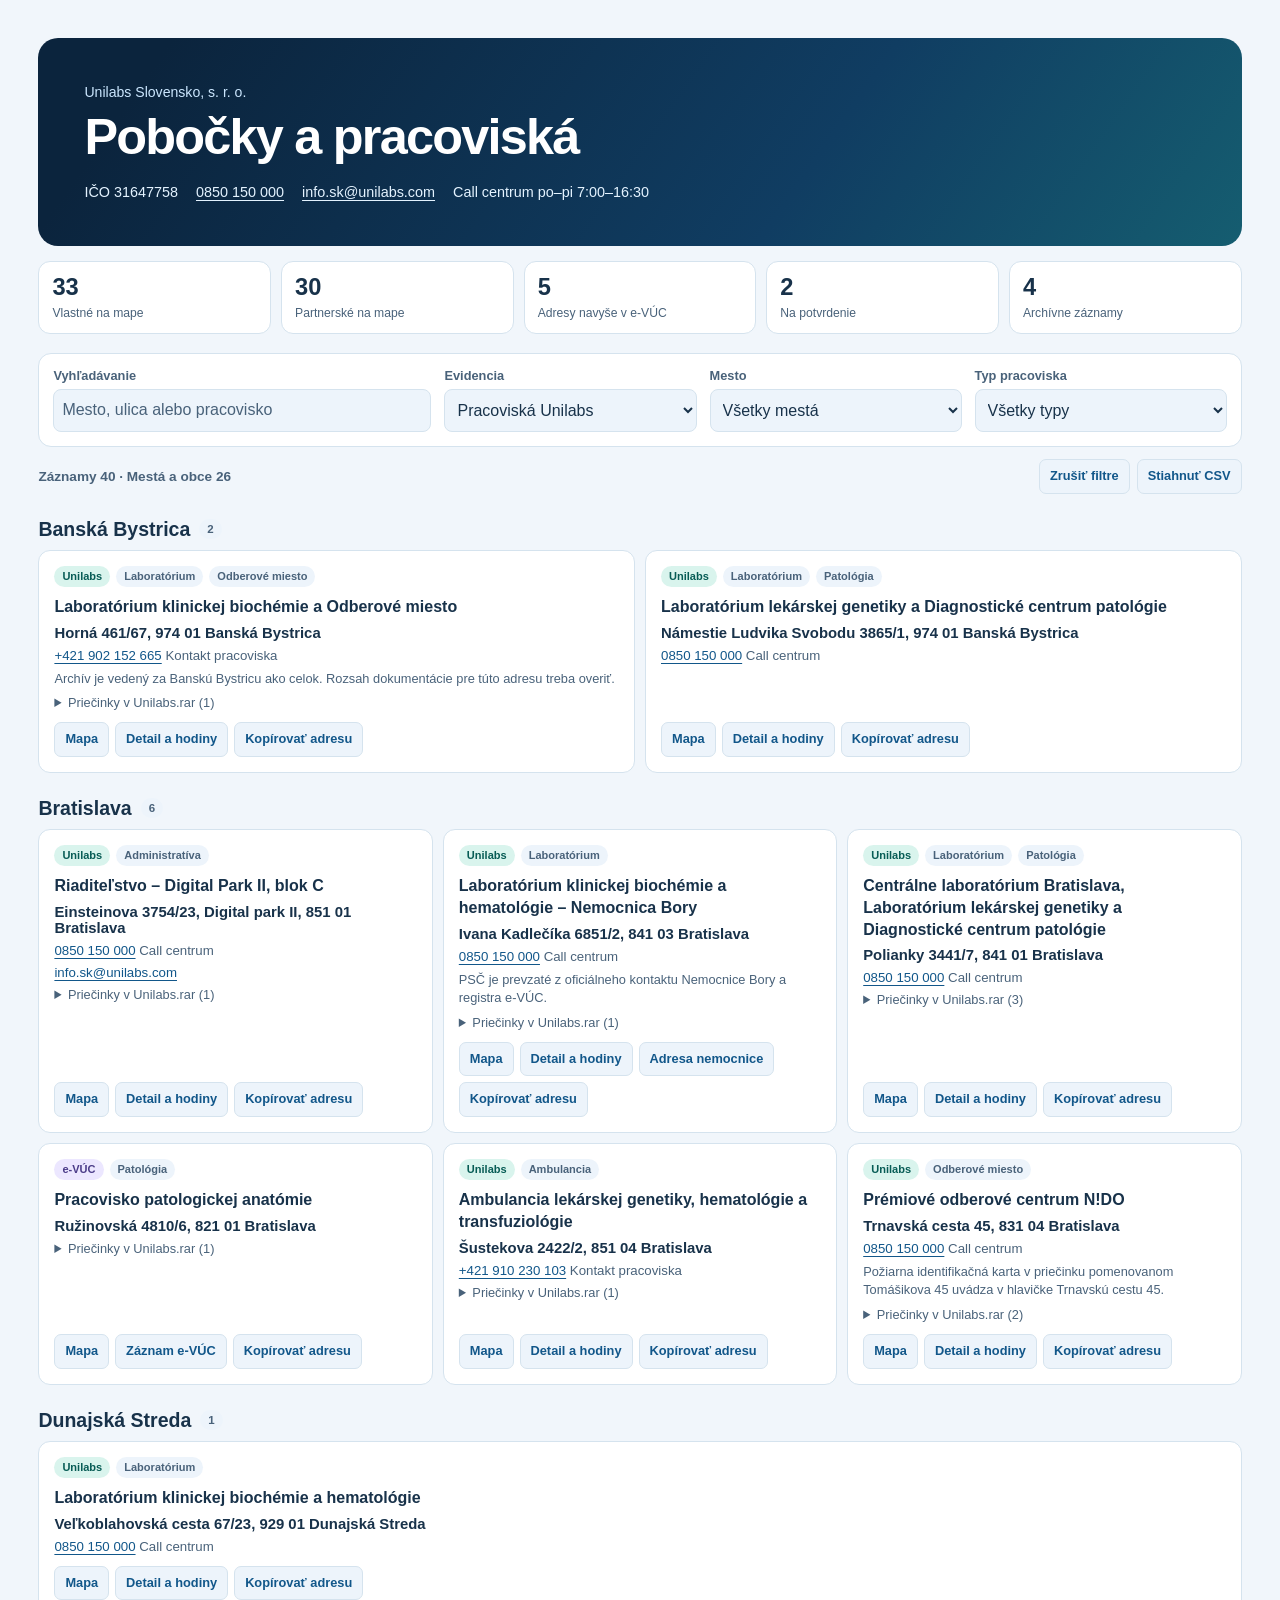
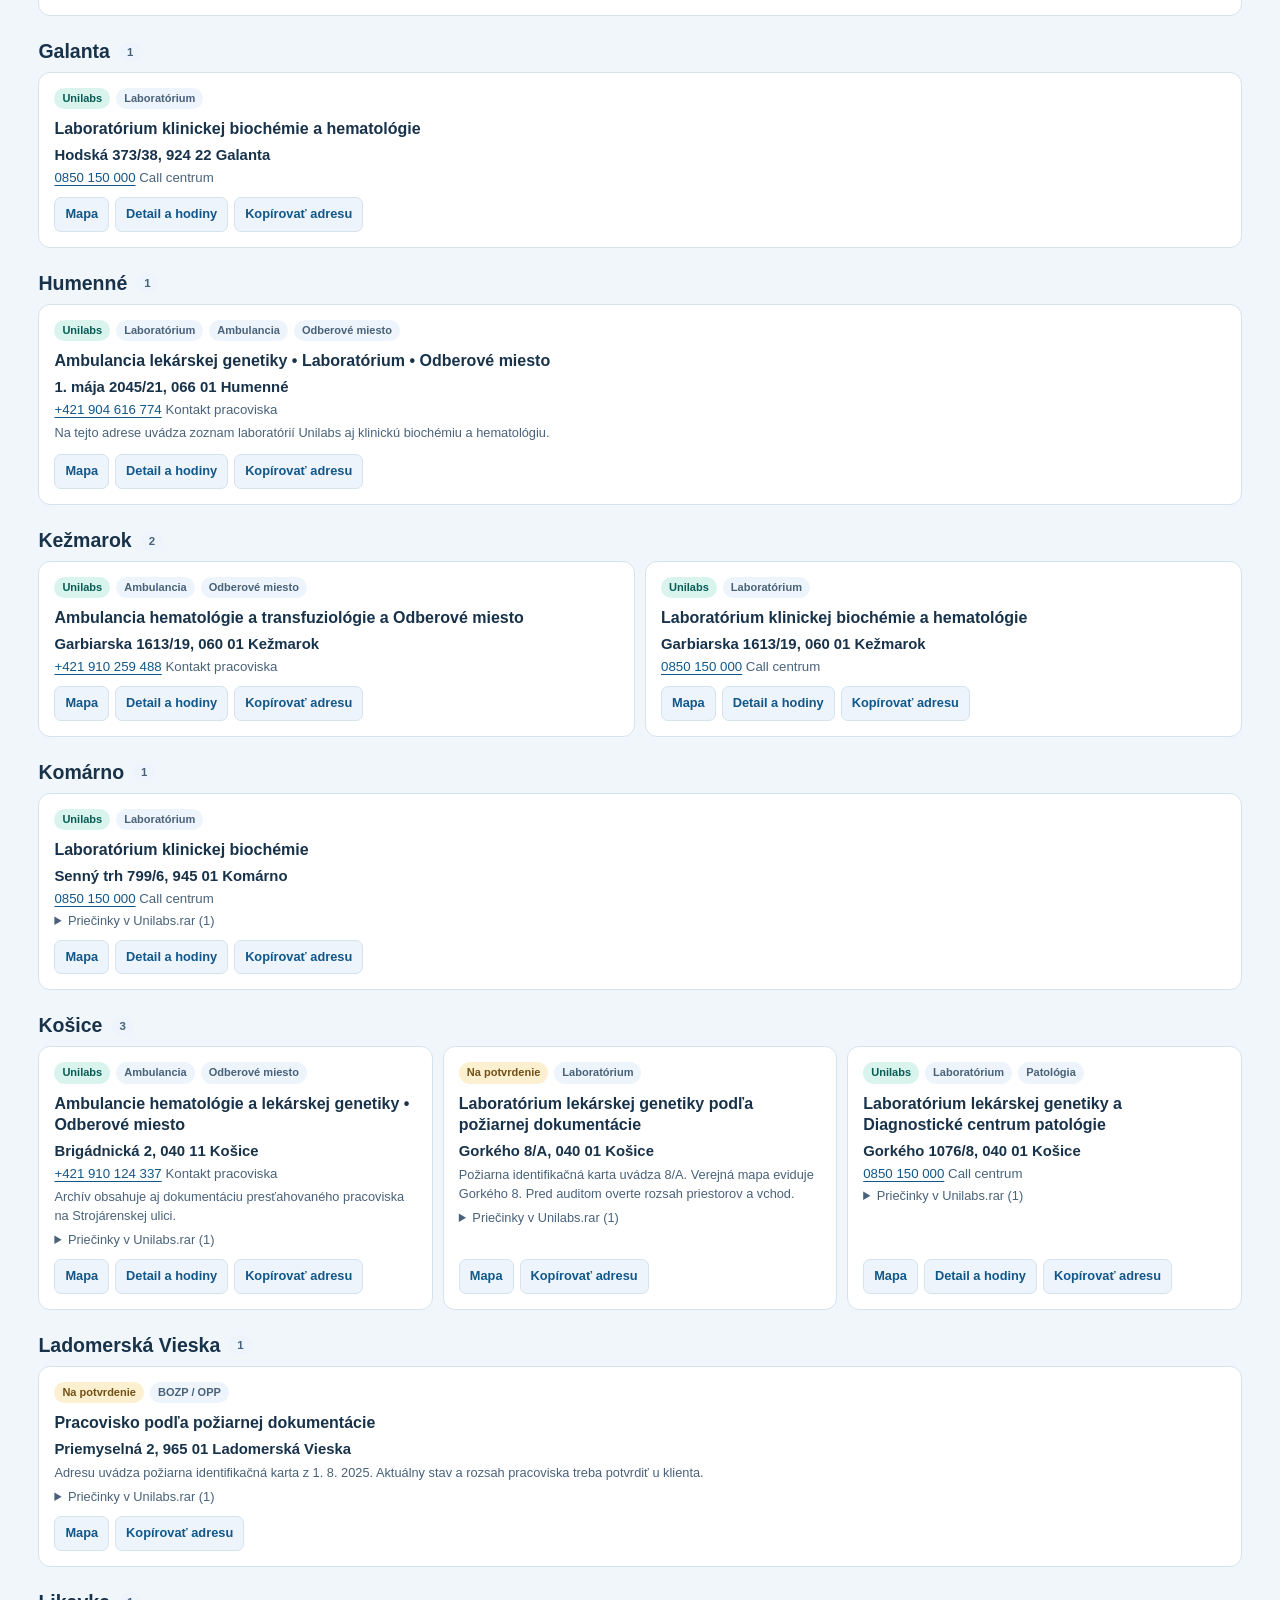
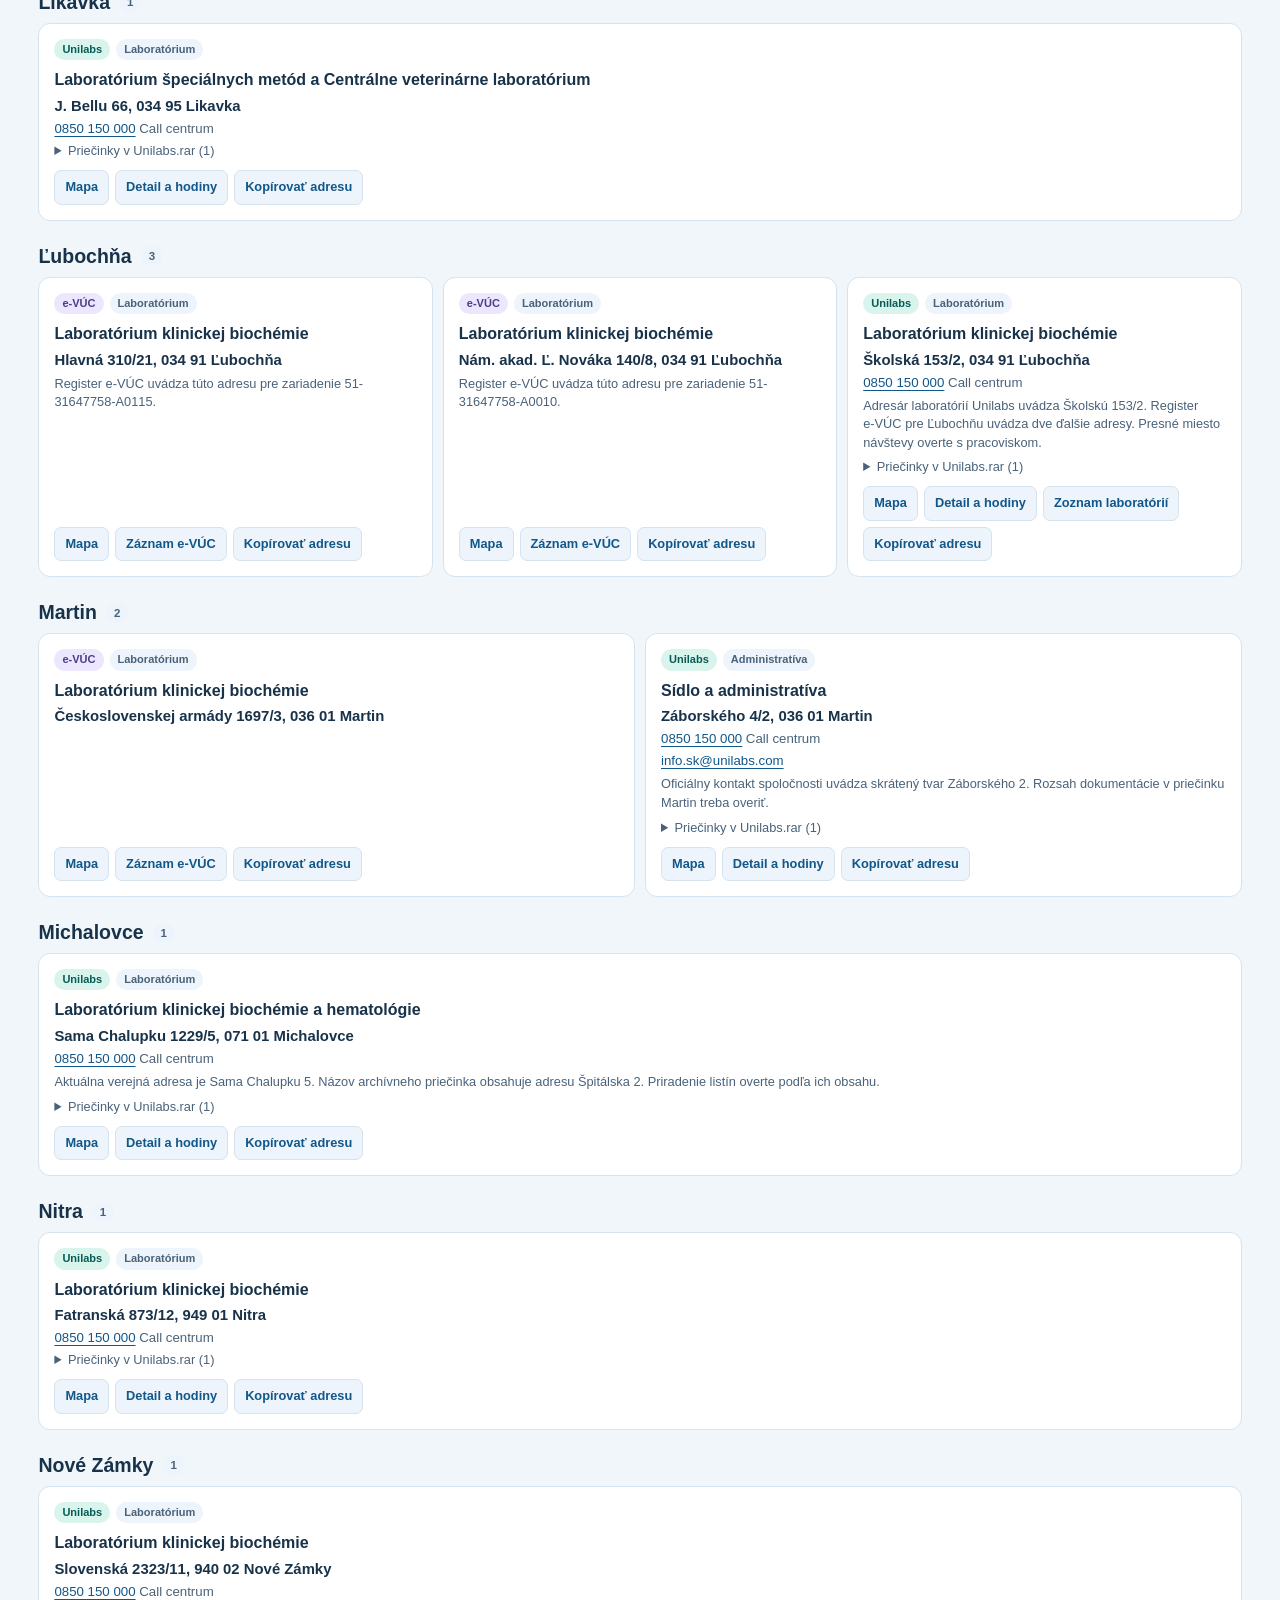
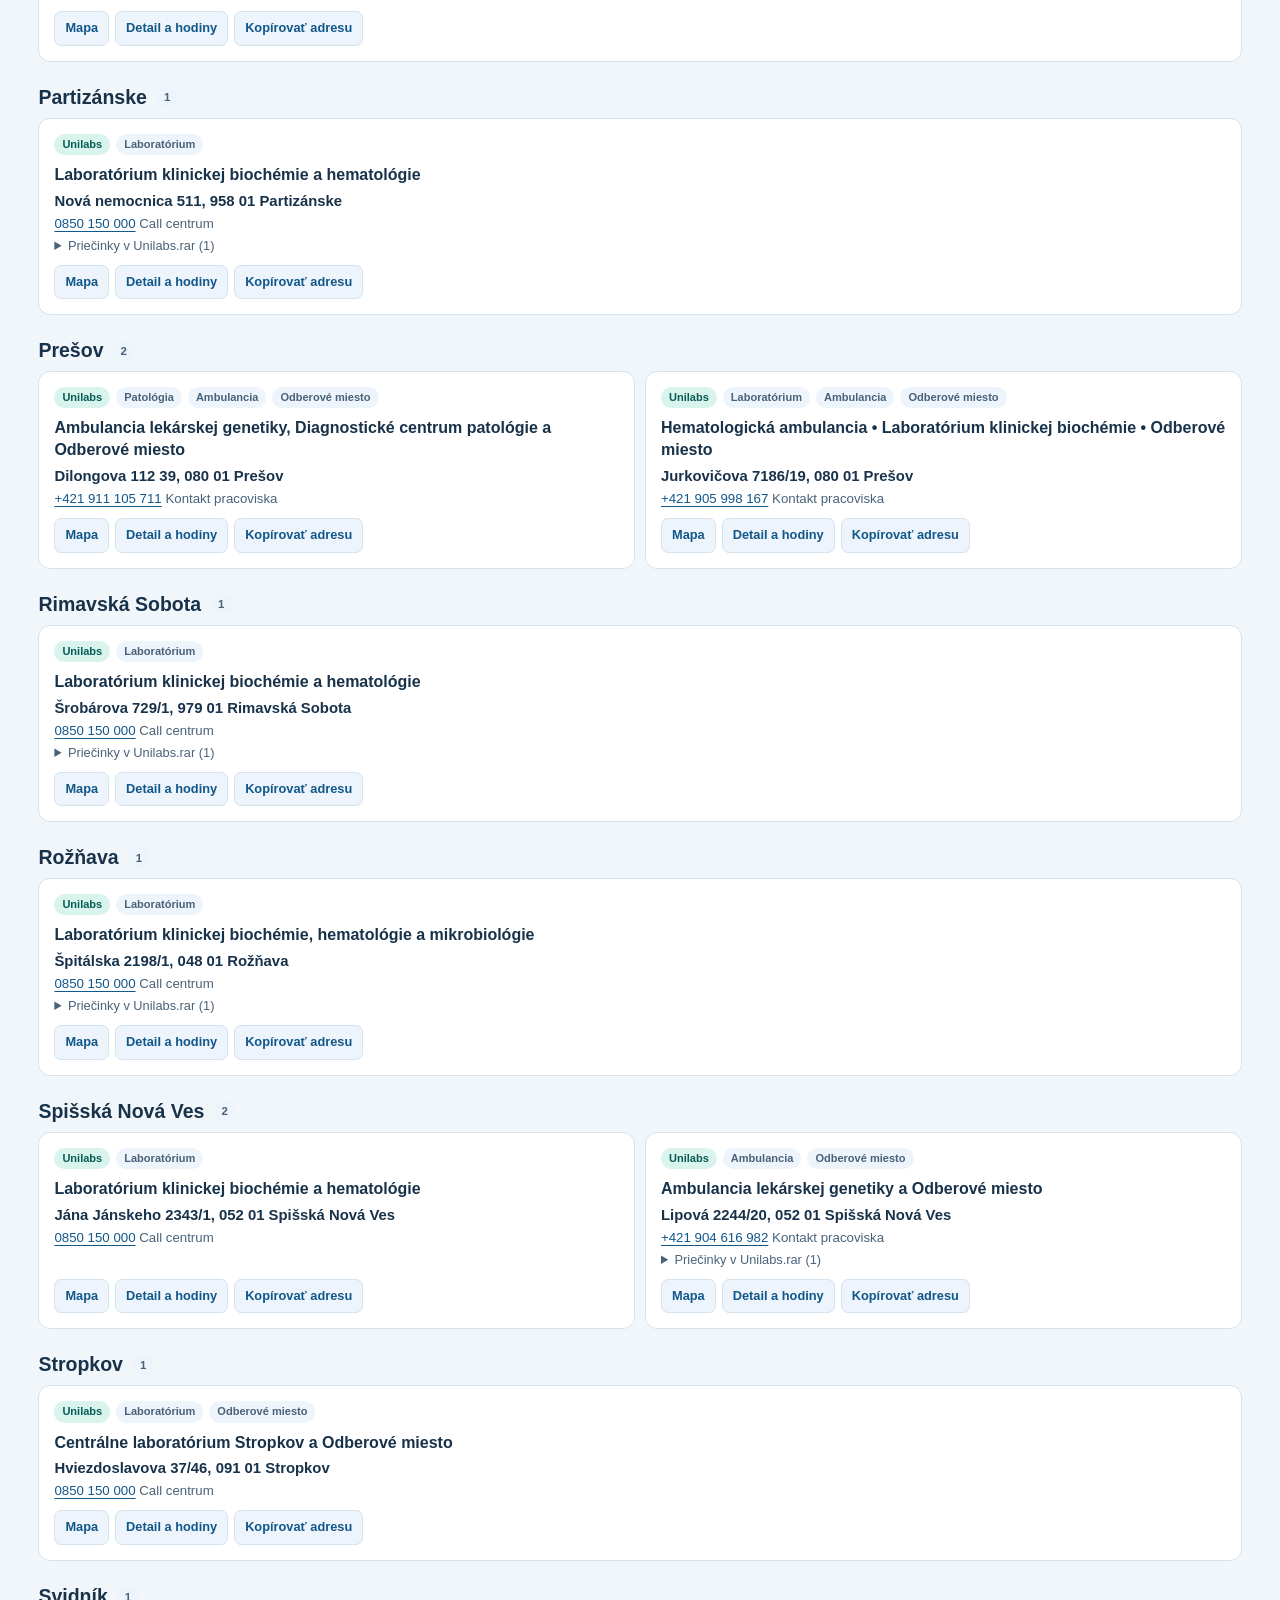
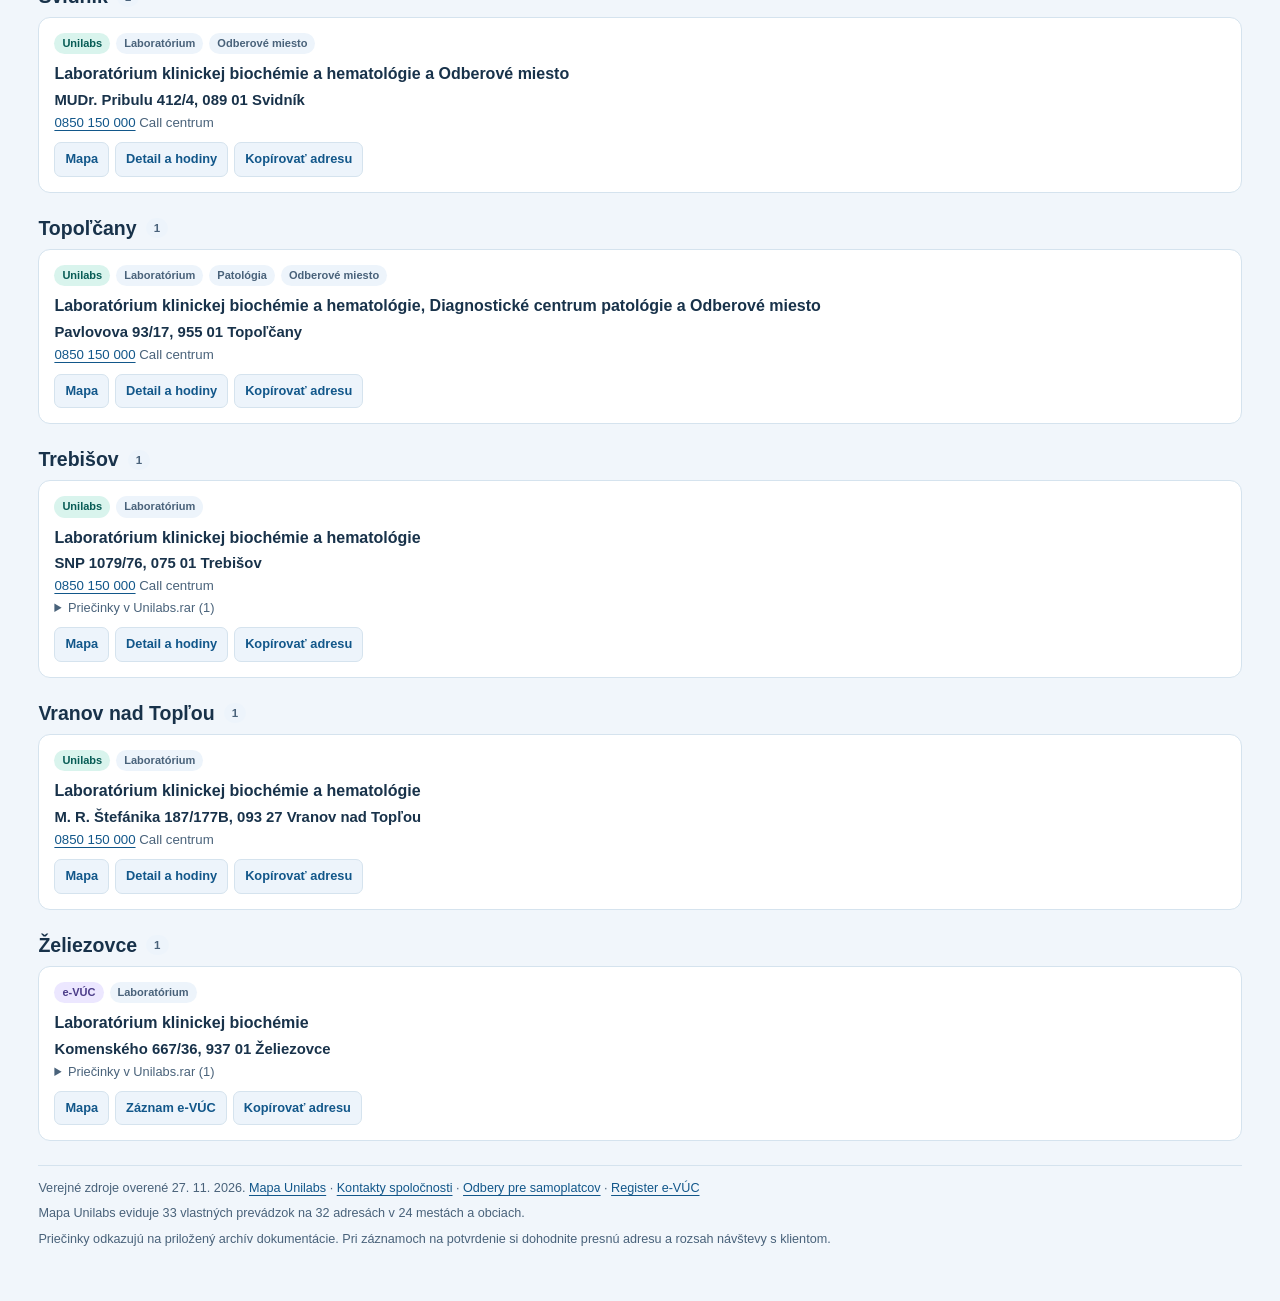
<file: unilabs/index.html>
<!doctype html>
<html lang="sk" data-bozp-theme="light">
<head>
  <meta charset="utf-8">
  <meta name="viewport" content="width=device-width, initial-scale=1">
  <meta name="robots" content="noindex">
  <title>Unilabs – Pobočky a pracoviská</title>
  <link rel="stylesheet" href="directory.css">
  <script defer src="data.js"></script>
  <script defer src="directory.js"></script>
</head>
<body class="ul-standalone">
  <main id="ul-page"><noscript>Na zobrazenie prehľadu povoľte JavaScript.</noscript></main>
  <script>
    document.addEventListener('DOMContentLoaded', () => {
      document.querySelector('#ul-page').innerHTML = UnilabsDirectory.html();
      UnilabsDirectory.mount(document.querySelector('#unilabs-directory'));
    });
  </script>
</body>
</html>
</file>
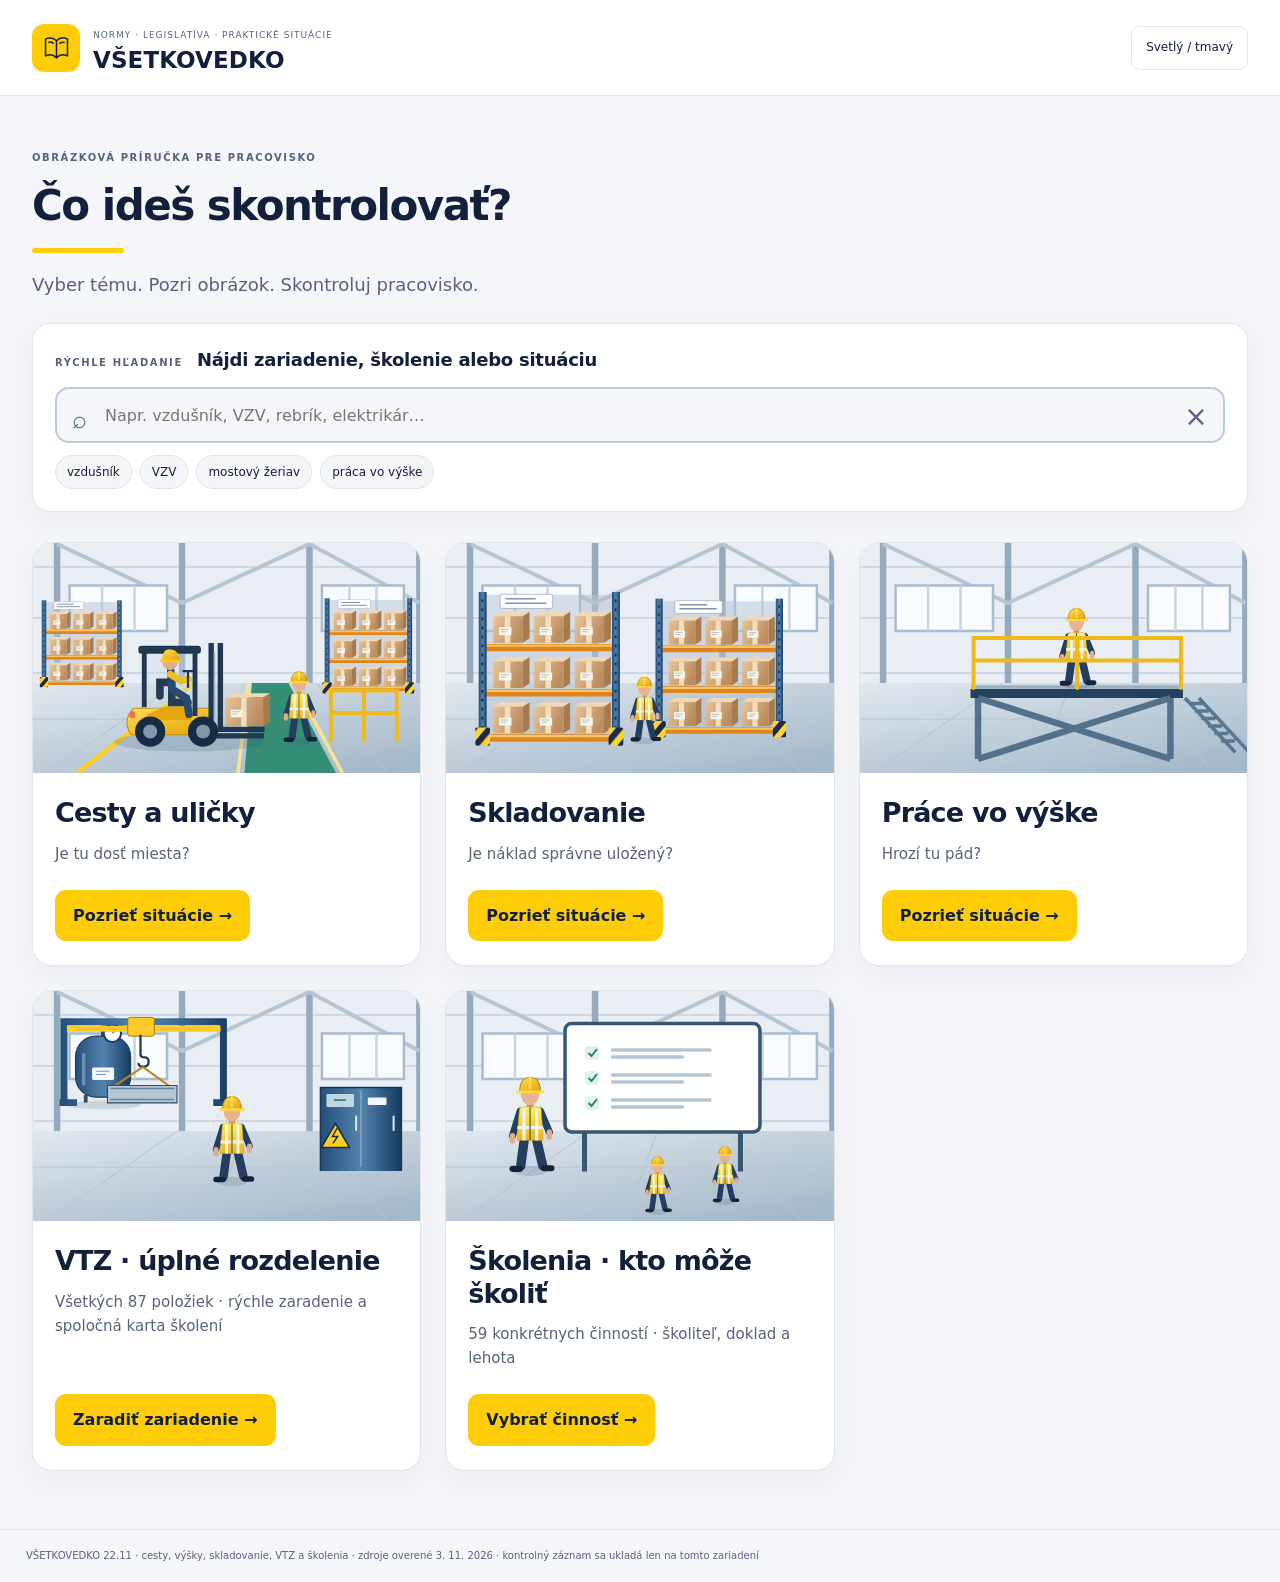
<file: vsetkovedko/index.html>
<!doctype html><html lang="sk"><head><meta charset="utf-8"><meta name="viewport" content="width=device-width,initial-scale=1"><title>VŠETKOVEDKO | BOZP Audit</title><link rel="stylesheet" href="vsetkovedko.css?v=22.19"></head><body><div id="vse-module">

<header><span class="book-icon" aria-hidden="true"><svg viewBox="0 0 32 32" fill="none" stroke="currentColor" stroke-width="1.8" stroke-linecap="round" stroke-linejoin="round"><path d="M16 8C12 4 6 4 3 6V26C7 24 12 24 16 28C20 24 25 24 29 26V6C25 4 20 4 16 8Z"/><path d="M16 8V28M7 10C9 9 11 10 12 11M20 11C22 10 24 9 25 10"/></svg></span><div><small>NORMY · LEGISLATÍVA · PRAKTICKÉ SITUÁCIE</small><h2>VŠETKOVEDKO</h2></div><button type="button" id="v-theme" class="cursor-interaction">Svetlý / tmavý</button></header>
<main><section id="v-home"><div class="home-hero"><div><span class="eyebrow">OBRÁZKOVÁ PRÍRUČKA PRE PRACOVISKO</span><h2>Čo ideš skontrolovať?</h2><p>Vyber tému. Pozri obrázok. Skontroluj pracovisko.</p></div></div><div class="topics"><button type="button" id="v-open" class="topic cursor-interaction"><img class="topic-art" src="assets/cards/roads.svg" alt=""><h3>Cesty a uličky</h3><span>Je tu dosť miesta?</span><span class="status">Pozrieť situácie →</span></button><button type="button" id="v-open-storage" class="topic"><img class="topic-art" src="assets/cards/storage.svg" alt=""><h3>Skladovanie</h3><span>Je náklad správne uložený?</span><span class="status">Pozrieť situácie →</span></button><button type="button" id="v-open-workheight" class="topic"><img class="topic-art" src="assets/cards/heights.svg" alt=""><h3>Práce vo výške</h3><span>Hrozí tu pád?</span><span class="status">Pozrieť situácie →</span></button></div></section>
<section id="v-topic" class="hidden"><div class="row"><button type="button" id="v-back" class="cursor-interaction">← Témy</button><span class="eyebrow">PREVÁDZKA / DOPRAVNÉ KOMUNIKÁCIE</span></div><h2 style="margin-top:16px">Cesty, priechody a únikové trasy</h2><small>Odborná pomôcka • rozmery v mm • zdroje overené 3. 11. 2026</small><nav class="nav" id="v-nav" aria-label="Situácia"></nav><div class="grid"><section class="board"><div id="v-content"></div></section><section class="board knowledge"><h3>Podklady a súvislosti</h3><div id="v-info"></div><details><summary>Vodorovné značenie</summary><p>Pre vozidlá sa uprednostňujú biele alebo žlté súvislé pásy. Zelená bezpečnostná farba označuje únik a prvú pomoc; neznamená povinnosť vymaľovať celú podlahu nazeleno.</p><a href="https://www.slov-lex.sk/ezbierky/pravne-predpisy/SK/ZZ/2006/387/" target="_blank" rel="noopener">NV SR č. 387/2006 Z. z. ↗</a></details><details><summary>Právny základ</summary><p>NV SR č. 391/2006 Z. z., príloha č. 1, body 4 a 12: bezpečné usporiadanie komunikácií, primerané rozmery a voľný únik. Samotné nariadenie neurčuje jednu šírku pre všetky trasy.</p><a href="https://www.slov-lex.sk/ezbierky/pravne-predpisy/SK/ZZ/2006/391/" target="_blank" rel="noopener">Otvoriť predpis ↗</a></details><details><summary>Norma a rozsah použitia</summary><p>STN 26 9010, vydanie 10/1993: výroba, priemysel a skladovanie. Katalóg ÚNMS ju uvádza ako platnú. Výpočty sú spracované z dodaného skenu; platná norma a právny predpis sú odlišné druhy podkladov.</p><a href="https://normy.normoff.gov.sk/vyhladavanie/?classSign=269010&search=on" target="_blank" rel="noopener">Oficiálny katalóg ↗</a></details><details><summary>Ako používať výsledok</summary><p>Porovnanie kontroluje iba zadaný rozmer a zvolenú situáciu. Nepotvrdzuje celkovú bezpečnosť ani súlad stavby. Over projekt, prevádzku, výrobcu zariadenia a prípadné prísnejšie požiadavky.</p></details></section></div><section class="board" style="margin-top:16px"><h3>Kontrola pracoviska</h3><div class="checks" id="v-checks"></div><button type="button" id="v-copy" class="cursor-interaction" hidden>Kopírovať text</button> <button type="button" id="v-draft" class="primary cursor-interaction">Pripraviť text zistenia</button><div id="v-draftbox" class="hidden"><label style="margin-top:16px">Pracovný návrh zistenia<textarea id="v-drafttext" rows="5"></textarea></label><small>Pracovný text skontroluj a skopíruj do svojho auditu. Nezaškrtnutý bod znamená nepreverené, nie automaticky nedostatok.</small></div></section></section><section id="v-extra" class="hidden"></section></main><footer>VŠETKOVEDKO 22.11 · cesty, výšky, skladovanie, VTZ a školenia · zdroje overené 3. 11. 2026 · kontrolný záznam sa ukladá len na tomto zariadení</footer>
<script src="vsetkovedko-clarity.js?v=22.19"></script><script src="vsetkovedko-svg.js?v=22.19"></script><script src="vsetkovedko.js?v=22.19"></script><script src="vsetkovedko-topics.js?v=22.19"></script><script src="vsetkovedko-vtz-rules.js?v=22.19"></script><script src="vsetkovedko-training-data.js?v=22.19"></script><script src="vsetkovedko-vtz-catalog.js?v=22.19"></script>
<script src="vsetkovedko-vtz-training.js?v=22.19"></script></body></html>
</file>
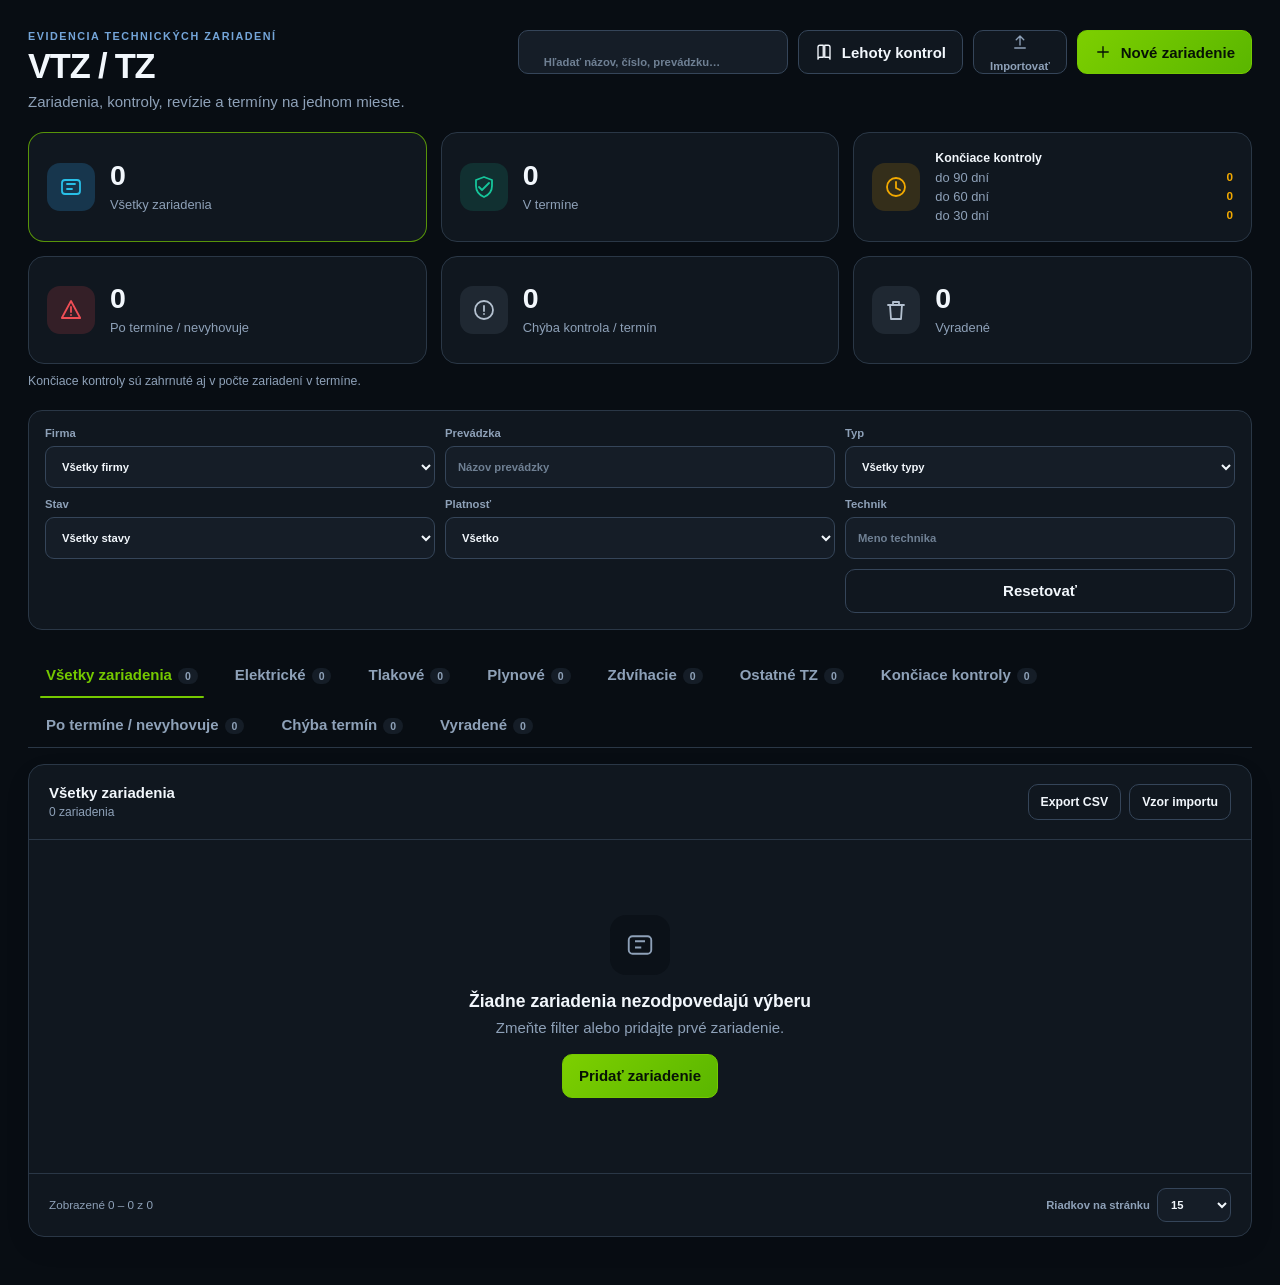
<file: vtz/index.html>
<!doctype html>
<html lang="sk" data-theme="dark">
<head>
  <meta charset="utf-8">
  <meta name="viewport" content="width=device-width,initial-scale=1,viewport-fit=cover">
  <title>VTZ / TZ</title>
  <link rel="stylesheet" href="vtz.css?v=22.40">
</head>
<body>
  <main class="app-shell">
    <header class="topbar">
      <div>
        <p class="eyebrow">EVIDENCIA TECHNICKÝCH ZARIADENÍ</p>
        <h1>VTZ / TZ</h1>
        <p class="subtitle">Zariadenia, kontroly, revízie a termíny na jednom mieste.</p>
      </div>
      <div class="top-actions">
        <label class="search-box" aria-label="Hľadať zariadenie">
          <svg viewBox="0 0 24 24" aria-hidden="true"><circle cx="11" cy="11" r="7"/><path d="m16 16 5 5"/></svg>
          <input id="globalSearch" type="search" placeholder="Hľadať názov, číslo, prevádzku…">
        </label>
        <button class="btn ghost" id="openLibrary"><svg viewBox="0 0 24 24"><path d="M4 5.5A2.5 2.5 0 0 1 6.5 3H11v16H6.5A2.5 2.5 0 0 0 4 21.5zM20 5.5A2.5 2.5 0 0 0 17.5 3H13v16h4.5a2.5 2.5 0 0 1 2.5 2.5z"/></svg>Lehoty kontrol</button>
        <label class="btn ghost file-btn"><svg viewBox="0 0 24 24"><path d="M12 16V4m-5 5 5-5 5 5M5 20h14"/></svg>Importovať<input id="importFile" type="file" accept=".json,.csv" hidden></label>
        <button class="btn primary" id="newDevice"><svg viewBox="0 0 24 24"><path d="M12 5v14M5 12h14"/></svg>Nové zariadenie</button>
      </div>
    </header>

    <section class="overview" aria-label="Prehľad zariadení">
      <article class="metric accent"><span class="metric-icon"><svg viewBox="0 0 24 24"><rect x="3" y="5" width="18" height="14" rx="3"/><path d="M8 9h8M8 14h5"/></svg></span><div><strong id="kpiTotal">0</strong><span>Všetky zariadenia</span></div></article>
      <article class="metric ok"><span class="metric-icon"><svg viewBox="0 0 24 24"><path d="m7 12 3 3 7-7"/><path d="M12 2 4 5v6c0 5 3.4 9 8 11 4.6-2 8-6 8-11V5z"/></svg></span><div><strong id="kpiOk">0</strong><span>V termíne</span></div></article>
      <article class="metric warning wide"><span class="metric-icon"><svg viewBox="0 0 24 24"><circle cx="12" cy="12" r="9"/><path d="M12 7v6l4 2"/></svg></span><div class="expiry"><b>Končiace kontroly</b><span>do 90 dní <strong id="kpi90">0</strong></span><span>do 60 dní <strong id="kpi60">0</strong></span><span>do 30 dní <strong id="kpi30">0</strong></span></div></article>
      <article class="metric danger"><span class="metric-icon"><svg viewBox="0 0 24 24"><path d="M12 3 2.8 20h18.4z"/><path d="M12 9v5m0 3h.01"/></svg></span><div><strong id="kpiLate">0</strong><span>Po termíne / nevyhovuje</span></div></article>
      <article class="metric neutral"><span class="metric-icon"><svg viewBox="0 0 24 24"><circle cx="12" cy="12" r="9"/><path d="M12 8v5m0 3h.01"/></svg></span><div><strong id="kpiMissing">0</strong><span>Chýba kontrola / termín</span></div></article>
      <article class="metric neutral"><span class="metric-icon"><svg viewBox="0 0 24 24"><path d="M4 7h16M9 7V4h6v3m-9 0 1 14h10l1-14"/></svg></span><div><strong id="kpiRetired">0</strong><span>Vyradené</span></div></article>
    </section>

    <p class="overview-note">Končiace kontroly sú zahrnuté aj v počte zariadení v termíne.</p>

    <section class="filters" id="filterPanel">
      <label>Firma<select id="companyFilter"><option value="">Všetky firmy</option></select></label>
      <label>Prevádzka<input id="siteFilter" placeholder="Názov prevádzky"></label>
      <label>Typ<select id="typeFilter"><option value="">Všetky typy</option></select></label>
      <label>Stav<select id="statusFilter"><option value="">Všetky stavy</option><option value="active">V prevádzke</option><option value="out">Mimo prevádzky</option><option value="retired">Vyradené</option></select></label>
      <label>Platnosť<select id="validityFilter"><option value="">Všetko</option><option value="ok">V termíne</option><option value="expiring">Končí do 90 dní</option><option value="late">Po termíne / nevyhovuje</option><option value="missing">Chýba termín</option></select></label>
      <label>Technik<input id="technicianFilter" placeholder="Meno technika"></label>
      <button class="btn ghost reset" id="resetFilters">Resetovať</button>
    </section>

    <nav class="tabs" id="typeTabs" aria-label="Kategórie zariadení"></nav>

    <section class="list-card">
      <div class="list-toolbar">
        <div><h2 id="listTitle">Všetky zariadenia</h2><p id="resultSummary">Zobrazené 0 zariadení</p></div>
        <div class="toolbar-actions"><button class="btn compact ghost" id="exportCsv">Export CSV</button><button class="btn compact ghost" id="downloadTemplate">Vzor importu</button></div>
      </div>
      <div id="deviceList" class="device-list"></div>
      <div class="empty-state" id="emptyState" hidden>
        <span><svg viewBox="0 0 24 24"><rect x="3" y="5" width="18" height="14" rx="3"/><path d="M8 9h8M8 14h5"/></svg></span>
        <h3>Žiadne zariadenia nezodpovedajú výberu</h3>
        <p>Zmeňte filter alebo pridajte prvé zariadenie.</p>
        <button class="btn primary" id="emptyNew">Pridať zariadenie</button>
      </div>
      <footer class="pager"><span id="pageSummary">Zobrazené 0 – 0 z 0</span><label>Riadkov na stránku <select id="pageSize"><option>10</option><option selected>15</option><option>25</option><option>50</option></select></label></footer>
    </section>
  </main>

  <div class="modal-backdrop" id="deviceModal" hidden>
    <section class="modal device-modal" role="dialog" aria-modal="true" aria-labelledby="deviceModalTitle">
      <header><div><p class="eyebrow">KARTA ZARIADENIA</p><h2 id="deviceModalTitle">Nové zariadenie</h2></div><button class="icon-btn close-modal" aria-label="Zavrieť">×</button></header>
      <form id="deviceForm">
        <input id="deviceId" type="hidden">
        <div class="form-section"><h3>1. Identifikácia</h3><div class="form-grid">
          <label>Firma *<select id="deviceCompany" required></select></label>
          <label>Prevádzka / umiestnenie *<input id="deviceSite" required placeholder="Výrobná hala, kotolňa…"></label>
          <label class="span2">Názov zariadenia *<input id="deviceName" required placeholder="Napr. vzdušník kompresora K1"></label>
          <label>Evidenčné číslo *<input id="deviceNumber" required placeholder="VTZ-001"></label>
          <label>Výrobné číslo<input id="serialNumber" placeholder="Zo štítku zariadenia"></label>
          <label>Výrobca / typ<input id="manufacturer" placeholder="Výrobca a model"></label>
          <label>Rok výroby<input id="yearMade" inputmode="numeric" maxlength="4" placeholder="2024"></label>
        </div></div>
        <div class="form-section"><div class="section-heading"><h3>2. Zatriedenie</h3><button type="button" class="text-btn" id="openCatalogFromForm">Vyhľadať v katalógu →</button></div><div class="form-grid">
          <label>Druh zariadenia *<select id="deviceType" required></select></label>
          <label>Skupina<select id="deviceGroup"><option value="">Neurčená</option><option>A</option><option>B</option><option>C</option></select></label>
          <label>Kód podľa prílohy<input id="classCode" placeholder="Napr. A/b/1"></label>
          <label class="span2">Vybrané zatriedenie<input id="classTitle" readonly placeholder="Vyberte v katalógu alebo doplňte kód"></label>
          <div class="classification-info span2" id="classificationInfo">Zatriedenie určuje rozsah skúšok, lehoty aj osobu oprávnenú úkon vykonať.</div>
        </div></div>
        <div class="form-section"><h3>3. Kontrola a termín</h3><div class="form-grid">
          <label>Druh úkonu<select id="inspectionType"><option>Odborná prehliadka</option><option>Odborná skúška</option><option>Opakovaná úradná skúška</option><option>Kontrola</option><option>Revízia</option><option>Iný úkon</option></select></label>
          <label>Výsledok<select id="inspectionResult"><option value="suitable">Vyhovuje</option><option value="conditional">Vyhovuje s podmienkou</option><option value="unsuitable">Nevyhovuje</option><option value="unknown">Neurčený</option></select></label>
          <label>Dátum posledného úkonu<input id="lastInspection" type="date"></label>
          <label>Nasledujúci termín<input id="nextInspection" type="date"></label>
          <label>Interval<select id="intervalPreset"><option value="">Ručne / podľa dokumentácie</option><option value="1d">1 deň</option><option value="7d">7 dní</option><option value="1m">1 mesiac</option><option value="3m">3 mesiace</option><option value="6m">6 mesiacov</option><option value="12m">12 mesiacov</option><option value="24m">24 mesiacov</option><option value="36m">3 roky</option><option value="48m">4 roky</option><option value="60m">5 rokov</option><option value="72m">6 rokov</option><option value="120m">10 rokov</option></select></label>
          <label>Technik / vykonávateľ<input id="technician" placeholder="Meno alebo organizácia"></label>
          <label class="span2">Právny alebo technický podklad<input id="legalBasis" placeholder="Napr. vyhláška č. 508/2009 Z. z., príloha č. 5"></label>
        </div><div class="date-warning" id="dateWarning" hidden></div></div>
        <div class="form-section"><h3>4. Zodpovednosť a dokumentácia</h3><div class="form-grid">
          <label>Zodpovedná osoba<input id="responsible" placeholder="Osoba u prevádzkovateľa"></label>
          <label>Prevádzkový stav<select id="deviceStatus"><option value="active">V prevádzke</option><option value="out">Mimo prevádzky</option><option value="retired">Vyradené</option></select></label>
          <label class="span2">Poznámka / doklady<textarea id="deviceNote" rows="3" placeholder="Číslo správy, umiestnenie dokumentácie, osobitné podmienky…"></textarea></label>
        </div></div>
        <footer><button type="button" class="btn danger-outline" id="deleteDevice" hidden>Vymazať</button><span></span><button type="button" class="btn ghost close-modal">Zrušiť</button><button type="submit" class="btn primary">Uložiť zariadenie</button></footer>
      </form>
    </section>
  </div>

  <div class="modal-backdrop" id="libraryModal" hidden>
    <section class="modal library-modal" role="dialog" aria-modal="true" aria-labelledby="libraryTitle">
      <header class="sticky"><div><p class="eyebrow">LEGISLATÍVNA KNIŽNICA</p><h2 id="libraryTitle">Lehoty kontrol a skúšok</h2></div><button class="icon-btn close-library" aria-label="Zavrieť">×</button></header>
      <div class="library-controls sticky-controls">
        <div class="segmented"><button class="active" data-lib="vtz">VTZ / TZ</button><button data-lib="fire">Požiarne zariadenia</button></div>
        <label>Druh zariadenia<select id="libraryKind"></select></label>
        <label>Vyhľadať v knižnici<input id="librarySearch" type="search" placeholder="Názov, skupina, úkon alebo predpis…"></label>
      </div>
      <div class="library-intro"><p>Nájdite zariadenie, porovnajte lehoty a preneste vybraný úkon do karty zariadenia.</p><details><summary>Ako používať tento prehľad</summary><p>Najprv overte zatriedenie podľa parametrov zariadenia. Hviezdička alebo poznámka znamená, že interval môže meniť výrobca, prevádzka, vonkajší vplyv alebo osobitný predpis. Pri rozpore použite kratšiu lehotu a konkrétny zdroj zapíšte do karty.</p></details></div>
      <div id="libraryResults" class="library-results"></div>
      <footer class="legal-footer">OP = odborná prehliadka · OS = odborná skúška · OÚS = opakovaná úradná skúška · OPO = oprávnená právnická osoba · RT = revízny technik · TPV = technické podmienky výrobcu. Prehľad nenahrádza posúdenie konkrétneho zariadenia.</footer>
    </section>
  </div>

  <script src="../vsetkovedko/vsetkovedko-vtz-catalog.js?v=22.40"></script>
  <script src="vtz-data.js?v=22.40"></script>
  <script src="vtz.js?v=22.40"></script>
</body>
</html>
</file>
<file: oopp/bozp-oopp-wheel21.css>
/* BOZP Audit 21 — interactive risk-wheel premium.  No person/atlas imagery. */
.v182-stage-2{grid-template-columns:minmax(0,1.04fr) minmax(0,1fr)!important;gap:16px!important;align-items:start}
.v182-stage-2>.v17x-card:first-child{min-width:0;overflow:hidden}
.v182-stage-2 #v17-selected{min-width:0}
.v182-stage-2>.v17x-card:nth-child(3){grid-column:1/-1}
.v182-stage-2 .v17x-figure{padding:0!important;min-width:0;overflow:visible}
.bw-shell{width:100%;padding:10px 5px 12px;font-family:Inter,system-ui,-apple-system,'Segoe UI',sans-serif}
.bw-eyebrow{display:flex;justify-content:space-between;gap:12px;align-items:center;font-size:10px;font-weight:850;letter-spacing:.16em;color:#39709e;text-transform:uppercase;margin:0 5px 11px}
.bw-eyebrow span:last-child{font-size:10px;font-weight:750;letter-spacing:0;color:#067c75;padding:6px 9px;border-radius:99px;background:#e0f8ef;border:1px solid #beead9}
.bw-grid{display:grid;grid-template-columns:minmax(105px,140px) minmax(0,1fr);gap:7px;align-items:center;background:linear-gradient(135deg,#edf5ff 0%,#dfeaf9 64%,#eff6ff 100%);border-radius:24px;border:1px solid #d1e2f4;padding:12px 10px;box-shadow:inset 0 2px 12px #fff9,0 10px 28px #0a346310}
.bw-risks{display:flex;flex-direction:column;gap:8px;padding:4px 0}
.bw-risks-title{font-weight:900;font-size:12px;color:#102e52;margin:0 0 4px 4px}
.bw-risk{width:100%;min-height:48px;border-radius:13px;padding:9px 8px;display:flex;align-items:center;gap:6px;border:1px solid #d2dfed;color:#16375a;text-align:left;background:linear-gradient(145deg,#fff,#e9f3ff);box-shadow:0 3px 9px #123b5912;font-size:10px;font-weight:750;line-height:1.3;transition:transform .15s,box-shadow .15s,border-color .15s}
.bw-risk:hover,.bw-segment:hover{transform:translateY(-2px);box-shadow:0 8px 18px #084b8f30}
.bw-risk.selected{background:linear-gradient(125deg,#e6f6ff,#dceeff);border-color:#148ce7;box-shadow:inset 3px 0 #0f8dec,0 5px 16px #1179c61c}
.bw-risk-icon{width:25px;height:25px;flex:0 0 25px;display:grid;place-items:center;border-radius:8px;background:#dce9fb;color:#0c6cbe;font-size:16px}
.bw-risk.selected .bw-risk-icon{background:#167ee5;color:white}
.bw-wheel{min-width:0;position:relative;width:100%;max-width:570px;margin:0 auto;aspect-ratio:1/1;filter:drop-shadow(0 12px 19px #077bc72e)}
.bw-wheel>img{width:100%;height:100%;object-fit:contain;display:block;pointer-events:none;user-select:none}
.bw-segment{position:absolute;width:18%;height:18%;min-width:34px;min-height:34px;border:2px solid transparent;border-radius:50%;background:transparent;cursor:pointer;display:grid;place-items:start end;padding:0;transition:transform .15s;outline-offset:2px}
.bw-segment:focus-visible{outline:3px solid #ffab2b}
.bw-segment i{font-style:normal;display:grid;place-items:center;width:24px;height:24px;border-radius:50%;font-size:14px;background:#ffffffec;color:#6b7c8e;box-shadow:0 3px 11px #0a284c40;border:2px solid white}
.bw-segment.active i{background:#0fa58f;color:#fff}
.bw-segment.recommended:not(.active) i{background:#ffa927;color:#fff}
.bw-segment.unselected i{opacity:.65;font-size:15px}
.bw-segment.bw-helmet{left:27%;top:8%}.bw-segment.bw-eyes{right:16%;top:11%}.bw-segment.bw-ears{right:5%;top:41%}.bw-segment.bw-vest{right:19%;bottom:9%}.bw-segment.bw-resp{left:46%;bottom:4%}.bw-segment.bw-shoes{left:18%;bottom:16%}.bw-segment.bw-gloves{left:9%;top:42%}
.bw-toolbar{display:flex;gap:8px;align-items:center;justify-content:space-between;margin:12px 4px 7px;flex-wrap:wrap}
.bw-toolbar b{color:#0f3253;font-size:12px}.bw-toolbar small{color:#6685a1;font-size:11px}
.bw-status{display:flex;gap:6px;flex-wrap:wrap}
.bw-pill{display:inline-flex;gap:6px;align-items:center;border-radius:99px;background:#f1f7ff;padding:7px 10px;border:1px solid #dce8f5;color:#2c5074;font-size:11px;font-weight:800}
.bw-pill strong{color:#0659b8}
.bw-helper{font-size:11px;color:#66819d;margin:6px 4px 0;line-height:1.5}
.bw-extras{margin-top:12px;display:flex;flex-wrap:wrap;gap:7px}.bw-extra{background:#fff;border:1px solid #c9dced;border-radius:9px;padding:8px 11px;font-size:11px;font-weight:800;color:#27537f;cursor:pointer}.bw-extra.selected{background:#e1f8f0;color:#087456;border-color:#89d6b8}
.bw-icon-row{display:flex;align-items:center;gap:8px;padding:6px 2px;font-size:11px;color:#23466b}
.bw-icon-row small{margin-left:auto;font-size:10px;color:#7188a5}
.v182-stage-3{max-width:1400px;margin:0 auto;grid-template-columns:minmax(0,1fr)!important}
.bw-doc-card{margin-top:20px;padding:20px;background:linear-gradient(135deg,#fbfdff,#edf6ff);border:1px solid #d4e4f4;border-radius:20px;box-shadow:0 8px 24px #18345110}
.bw-doc-head{display:flex;align-items:center;gap:13px;margin-bottom:14px}.bw-doc-icon{font-size:23px;display:grid;place-items:center;background:#dcecff;border-radius:12px;width:46px;height:46px;color:#0a62bb}.bw-doc-head h3{margin:0 0 4px;font-size:20px;color:#0e3155}.bw-doc-head p{margin:0;color:#7088a1;font-size:12px}
.bw-doc-list{display:grid;gap:10px}.bw-period{display:grid;grid-template-columns:minmax(120px,1.5fr) minmax(130px,1.15fr) minmax(145px,1.2fr) minmax(105px,.9fr);gap:10px;align-items:center;padding:13px 12px;background:#fff;border:1px solid #dce8f6;border-radius:14px}
.bw-period-name{display:flex;align-items:center;gap:9px;min-width:0}.bw-period-name img{width:42px;height:42px;border-radius:10px;object-fit:contain;background:#f1f6fd}.bw-period-name b{font-size:12px;color:#163758}.bw-period-name small{display:block;margin-top:3px;color:#7890a8;font-size:10px;overflow-wrap:anywhere}
.bw-period label{font-size:10px;font-weight:800;color:#4b6683;display:block}
.bw-period input,.bw-period select{display:block;width:100%;min-width:0;padding:9px 7px;border:1px solid #c9d9e9;border-radius:9px;background:#fbfdff;color:#183d63;margin-top:4px;font-size:12px}
.bw-period .bw-period-number{display:grid;grid-template-columns:74px minmax(0,1fr);gap:5px}
.bw-period-due{padding:9px;background:#eaf8f2;border:1px solid #cde9df;color:#106c56;border-radius:11px;min-height:50px;font-weight:800;font-size:11px;line-height:1.4}
.bw-period-due.review{background:#fff7e9;border-color:#f4dbb0;color:#8c591b}
.bw-doc-footer{padding:11px 2px 0;display:flex;justify-content:space-between;gap:10px;flex-wrap:wrap;align-items:center;font-size:11px;color:#5d7794}
.bw-doc-footer button{border:0;background:linear-gradient(115deg,#056cd8,#1485ea);color:#fff;border-radius:11px;font-weight:800;padding:11px 17px;cursor:pointer}
@media(max-width:1350px){.bw-grid{grid-template-columns:118px minmax(0,1fr)}.bw-risk{font-size:9px}.bw-period{grid-template-columns:1fr 1fr}}
@media(max-width:800px){.v182-stage-2{grid-template-columns:1fr!important}.v182-stage-2>.v17x-card:nth-child(3){grid-column:auto}.bw-grid{grid-template-columns:118px minmax(0,1fr)}.bw-risk{font-size:10px}.bw-period{grid-template-columns:1fr 1fr}}
@media(max-width:485px){.bw-grid{display:flex;flex-direction:column;gap:9px;padding:10px 7px}.bw-risks{width:100%;display:grid;grid-template-columns:repeat(2,minmax(0,1fr));gap:7px}.bw-risks-title{grid-column:1/-1}.bw-risk{padding:7px 8px;min-height:39px;font-size:10px}.bw-risk-icon{width:19px;height:19px;flex-basis:19px;font-size:12px}.bw-wheel{filter:none}.bw-segment i{width:17px;height:17px;font-size:10px}.bw-period{grid-template-columns:1fr;gap:12px}.bw-doc-card{padding:12px}}
@media print{.bw-risk,.bw-segment,.bw-doc-footer button{box-shadow:none!important}.bw-doc-card{break-inside:avoid}}
</file>
<file: oopp/bozp-oopp-expert21.css>
/* V21.1 Premium – highlighted choices, detailed STN catalog */
.be-catalog{margin-top:17px}
.be-catalog-count{margin-left:auto;color:#0b619f;font-size:11px;font-weight:900;letter-spacing:0}
.be-legend{display:flex;flex-wrap:wrap;align-items:center;gap:8px;color:#426181;font-size:11px;font-weight:700;padding:5px 0 13px}
.be-legend-dot{width:10px;height:10px;border-radius:50%;display:inline-block;margin-left:5px;background:#cdd8e4}
.be-legend-dot.chosen{background:#0ca780;box-shadow:0 0 0 3px #cdf9eb}
.be-legend-dot.recommended{background:#f6a52b;box-shadow:0 0 0 3px #fff2d4}
.be-cards{display:grid;grid-template-columns:repeat(3,minmax(0,1fr));gap:11px;margin-top:12px}
.be-tile{min-width:0;position:relative;display:flex;flex-direction:column;border:1px solid #dbe6f3;border-radius:18px;background:linear-gradient(150deg,#fff,#f9fcff);box-shadow:0 4px 11px #092c4d0c;overflow:hidden;transition:box-shadow .2s,transform .2s,border-color .2s}
.be-tile:hover{transform:translateY(-3px);box-shadow:0 12px 22px #10396028}
.be-tile.selected{border:2px solid #05a88b;background:linear-gradient(155deg,#ecfff9 0%,#eff9ff 55%,#fff 100%);box-shadow:0 0 0 3px #0cc69c20,0 10px 28px #00a78330}
.be-tile.recommended{border:2px solid #e8a32c;background:linear-gradient(150deg,#fff8e8,#fff 60%);box-shadow:0 0 0 2px #ffc96723}
.be-tile.alternate{border:1px solid #b9d3ec;background:#f4f8fe}
.be-product{width:100%;display:flex;flex-direction:column;align-items:center;min-width:0;flex:1;background:none;border:0;padding:9px 9px 5px;cursor:pointer;color:#10375d;text-align:center}
.be-top{width:100%;display:flex;align-items:center;justify-content:space-between;gap:3px;margin-bottom:7px}
.be-state{padding:4px 6px;border-radius:99px;background:#eff3f8;color:#66809e;font-size:9px;font-weight:850;white-space:normal}
.be-tile.selected .be-state{background:#008b74;color:#fff;box-shadow:0 3px 9px #009c7939}
.be-tile.recommended .be-state{background:#fff1d1;color:#8d5a12}
.be-check{display:grid;place-items:center;width:20px;height:20px;border:1px solid #c8d6e3;border-radius:50%;font-size:12px;font-weight:900;color:#8ca0b8;background:#fff;flex:0 0 auto}
.be-tile.selected .be-check{background:#00a884;color:white;border-color:#00a884}
.be-product-photo{width:100%;height:85px;display:grid;place-items:center;border-radius:13px;background:radial-gradient(circle at center,#fff 0%,#edf5ff 95%);margin-bottom:8px}
.be-product-photo img{width:85%;height:80px;object-fit:contain;max-width:150px}
.be-product-name{font-size:12px;font-weight:900;line-height:1.24;min-height:28px;color:#102e4e}
.be-standard{display:block;margin:6px 0;font-size:10px;font-weight:850;line-height:1.4;color:#0869aa}
.be-protection{font-size:10px;color:#637c97;line-height:1.35;min-height:36px}
.be-info{font-size:10px;color:#0d5fa6;border:1px solid #d4e5f7;border-radius:9px;background:#f4faff;padding:7px 9px;margin:5px 9px 9px;font-weight:850;cursor:pointer;min-height:32px}
.be-info:hover{color:white;background:#0876cb}
.be-disclaimer{margin:11px 0 2px;font-size:11px;color:#657b96;line-height:1.5}
.be-selected-stn{display:grid;gap:2px;margin-top:5px;padding:6px 9px;border-radius:9px;background:#e9f6ff}
.be-selected-stn b{font-size:10px;color:#075b99}.be-selected-stn span{font-size:9px;color:#64829b}
.v17x-selected-grid .v17x-ppe{border-color:#91d9c5!important;background:linear-gradient(155deg,#f0fff9,#f7fbff)!important;box-shadow:inset 3px 0 #009e7c,0 4px 16px #09937b14!important}
.be-modal{position:fixed;inset:0;z-index:99999;display:grid;place-items:center;padding:16px}
.be-modal-shade{position:absolute;inset:0;background:#07182bd9;backdrop-filter:blur(5px)}
.be-modal-card{position:relative;width:min(660px,100%);max-height:90vh;overflow:auto;border-radius:22px;border:1px solid #bdddf7;background:#fff;box-shadow:0 30px 70px #0006}
.be-modal-header{background:linear-gradient(115deg,#082c4d,#0869b6);color:#fff;padding:18px 20px;display:flex;align-items:flex-start;justify-content:space-between}
.be-modal-header small{font-size:10px;letter-spacing:.1em;color:#b4daff}.be-modal-header h3{margin:4px 0 0;font-size:20px;color:#fff}
.be-close{border:1px solid #ffffff55;border-radius:10px;color:#fff;background:#ffffff22;width:34px;height:34px;font-size:24px;cursor:pointer}
.be-modal-body{display:grid;grid-template-columns:160px minmax(0,1fr);gap:17px;padding:18px}
.be-modal-photo{padding:12px;background:#f1f7ff;border-radius:15px;display:grid;place-items:center}
.be-modal-photo img{width:100%;height:145px;object-fit:contain}
.be-modal-content>strong{color:#095e9e;line-height:1.4}.be-modal-content p{font-size:13px;color:#385673;line-height:1.5;margin:4px 0 13px}
.be-modal-content .be-modal-label{margin:9px 0 3px;color:#6c87a3;font-size:10px;font-weight:850;text-transform:uppercase;letter-spacing:.07em}
.be-modal-warning{padding:10px;border:1px solid #f0d4a2;background:#fff7ea;border-radius:10px;color:#885b1b;font-size:12px;line-height:1.4}
.be-modal-foot{display:flex;align-items:center;justify-content:space-between;gap:10px;flex-wrap:wrap;padding:13px 19px;background:#f4f9ff;font-size:11px;color:#5b7696}
.be-modal-foot a{color:#075cac;font-weight:850}
/* Wheel wedges are a REAL visual selection, not seven identical glowing pictures. */
.bw-wheel{isolation:isolate}
.bw-wheel>img{position:relative;z-index:0}
.bw-overlay{position:absolute;inset:0;width:100%;height:100%;z-index:2;overflow:visible}
.bw-arc{cursor:pointer;transition:fill .17s,stroke .17s,filter .17s;stroke-width:2.8;stroke-linejoin:round;outline:none}
.bw-arc.active{fill:#00d2ad28;stroke:#12ffe0;filter:drop-shadow(0 0 5px #00ffbf) drop-shadow(0 0 6px #00aaff)}
.bw-arc.recommended{fill:#ffab2330;stroke:#ffc458;filter:drop-shadow(0 0 3px #ffaa33)}
.bw-arc.unselected{fill:#051e39b0;stroke:#426b87;stroke-width:1.5}
.bw-arc:focus-visible{stroke:#fff;stroke-width:6}
.bw-arc:hover{fill:#70eaff42;stroke:#65eaff}
.bw-wheel .bw-segment{z-index:3;pointer-events:none!important;border:0!important;cursor:default!important}
.bw-segment.active i{background:#00b78b;border:2px solid #f7fffe;color:white;box-shadow:0 0 12px #00e4bdcf}
.bw-segment.recommended i{background:#efa12f;border-color:#ffefd0}
.bw-icon-row{font-weight:750;background:#f4f9ff;border-radius:10px;padding:11px!important}
@media(max-width:700px){.be-cards{grid-template-columns:repeat(2,minmax(0,1fr))}.be-modal-body{grid-template-columns:1fr}.be-modal-photo img{max-height:100px}}
@media(max-width:370px){.be-cards{grid-template-columns:1fr}.be-state{font-size:9px}}

.be-marking{display:block;font-size:10px;font-weight:800;color:#245b87;margin:7px 0}.be-marking input{display:block;width:100%;box-sizing:border-box;border:1px solid #bdd9ed;border-radius:8px;margin-top:3px;padding:7px 9px;background:#fff;color:#0b3454;font-size:11px}.be-marking input:focus{outline:2px solid #13a4ce}
</file>
<file: oopp/bozp-oopp-premium-c.css>
/* V21.2 Premium C – clean non-destructive wheel and dynamic inspector */
.bw-shell.bc-shell{padding:8px 4px 10px}
.bc-wheel{isolation:isolate;position:relative}
.bc-wheel>img{position:relative;z-index:0;filter:none!important}
.bc-overlay{position:absolute;inset:0;width:100%;height:100%;overflow:visible;z-index:2;pointer-events:none}
.bc-hit{fill:transparent;stroke:none;pointer-events:all;cursor:pointer;outline:none}
.bc-hit:focus-visible{stroke:#fff;stroke-width:3;filter:drop-shadow(0 0 5px #0398ff)}
.bc-rim{fill:none;stroke-width:3;stroke-linecap:round;pointer-events:none;opacity:.65;filter:none}
.bc-rim.selected{stroke:#05dfb8;stroke-width:4;opacity:1;filter:drop-shadow(0 0 3px #10e3b59a)}
.bc-rim.recommended{stroke:#e8a84b;stroke-width:3;opacity:.75}
.bc-rim.inactive{stroke:#aac1d2;opacity:.15;stroke-width:2}
.bc-rim.focused{stroke:#7bcaff;opacity:1;stroke-width:5;filter:drop-shadow(0 0 4px #70cdffbb)}
.bw-segment,.bw-overlay,.bw-icon-row{display:none!important}
.bc-state-legend{display:flex;gap:14px;align-items:center;flex-wrap:wrap;margin:12px 6px 10px;color:#536c84;font-size:11px;font-weight:700}
.bc-state-legend span{display:inline-flex;align-items:center;gap:5px}
.bc-dot{width:9px;height:9px;border-radius:3px;display:inline-block;background:#bac8d7}
.bc-dot.selected{background:#05aa8d}.bc-dot.recommended{background:#f2aa34}.bc-dot.inactive{background:#aebed0}
.bc-mini-row{display:flex;gap:7px;flex-wrap:wrap;margin:0 3px}
.bc-mini{border:1px solid #d5e5f2;background:#f8fbff;color:#486783;font-size:10px;font-weight:770;padding:8px 9px;border-radius:9px;cursor:pointer;transition:background .15s,border-color .15s}
.bc-mini.selected{color:#047c65;border-color:#80d9bb;background:#e2fff4}
.bc-mini.recommended{color:#a26917;border-color:#efd49c;background:#fff8e8}
.bc-mini.focused{box-shadow:0 0 0 2px #7fb7ff55;border-color:#378ded}
.bc-mini:hover{transform:translateY(-1px)}
.bc-instruction{margin:12px 5px 4px;font-size:11px;color:#67849e;line-height:1.5}
.bc-panel{scroll-margin-top:18px;margin:14px 0 17px;padding:16px;background:linear-gradient(142deg,#f7fbff,#edf6ff);border:1px solid #c9ddef;border-radius:19px;box-shadow:0 8px 24px #0c2e4911}
.bc-panel-header{display:flex;gap:9px;align-items:center;justify-content:space-between;flex-wrap:wrap}
.bc-panel-header small{color:#5f83a4;font-size:9px;font-weight:900;letter-spacing:.13em}
.bc-panel-header h3{font-size:19px;color:#102f53;margin:4px 0 0;line-height:1.2}
.bc-panel-state{font-size:10px;font-weight:850;border-radius:8px;padding:7px 9px;background:#edf1f7;color:#647e98}
.bc-panel-state.selected{color:#02775c;background:#d6f7e9}.bc-panel-state.recommended{color:#9c670e;background:#fff1ce}
.bc-panel-desc{border-radius:12px;background:#fff;border:1px solid #dceaf7;padding:12px 13px;margin:12px 0;line-height:1.45}
.bc-panel-desc b{color:#096dab;font-size:12px}.bc-panel-desc p{color:#51728e;font-size:11px;margin:5px 0 0}
.bc-panel-actions{display:flex;gap:8px;flex-wrap:wrap}
.bc-panel-actions button{border-radius:10px;font-size:12px;font-weight:850;cursor:pointer;padding:11px 13px;border:1px solid #bcd6ea}
.bc-primary{background:linear-gradient(110deg,#0879d6,#0760ae);color:#fff;border:0!important}
.bc-secondary{background:#fff;color:#165c96}
.bc-panel-current{font-size:11px;color:#4c6b87;margin:12px 2px 8px}.bc-panel-current strong{color:#076cad}
.bc-panel-variants{display:grid;grid-template-columns:repeat(3,minmax(0,1fr));gap:9px}
.bc-variant{min-width:0;border:1px solid #dce9f5;border-radius:13px;background:#fff;padding:9px 6px;display:flex;flex-direction:column;gap:4px;align-items:center;cursor:pointer;transition:transform .15s,border-color .15s,box-shadow .15s}
.bc-variant:hover{transform:translateY(-2px);border-color:#70aff5;box-shadow:0 6px 12px #094c7a16}
.bc-variant.chosen{border:2px solid #0aaf8b;background:#eafff5;box-shadow:0 0 0 2px #70d9bb29}
.bc-variant img{max-width:100%;width:95px;height:63px;object-fit:contain}
.bc-variant-name{font-size:11px;font-weight:850;color:#15436a;text-align:center;line-height:1.3}
.bc-variant small{font-size:10px;color:#407399}.bc-variant.chosen small{color:#008367;font-weight:850}
.bc-small-norm{font-size:9px;color:#6b849d;line-height:1.2;text-align:center;overflow-wrap:anywhere}
.bc-panel-note{font-size:10px;color:#768ba1;margin:12px 0 0;line-height:1.5}
@media(max-width:1100px){.bc-panel-variants{grid-template-columns:repeat(2,minmax(0,1fr))}}
@media(max-width:800px){.bc-panel-variants{grid-template-columns:repeat(3,minmax(0,1fr))}}
@media(max-width:470px){.bc-panel{padding:12px}.bc-panel-variants{grid-template-columns:repeat(2,minmax(0,1fr))}.bc-mini{font-size:10px;padding:7px}.bc-rim{stroke-width:2.5}.bc-panel-actions button{flex:1}}
@media(prefers-reduced-motion:reduce){.bc-variant,.bc-mini{transition:none}}
</file>
<file: oopp/bozp-oopp-midnight21.css>
/* BOZP Audit V21.3 – premium midnight OOPP. Native SVG segments: no misplaced overlay. */
body.bozp-midnight-v213{background:#071627!important}
body.bozp-midnight-v213 #premiumDashboard{color:#ecf6ff}
body.bozp-midnight-v213 .v17x-app{background:radial-gradient(ellipse at 42% 18%,#14456a 0%,#071e36 42%,#051429 100%)!important;padding:15px!important;border:1px solid #20577b!important;border-radius:24px!important;box-shadow:0 20px 65px #0004}
body.bozp-midnight-v213 .v17x-topbar{background:linear-gradient(105deg,#061a2c,#10375b)!important;border:1px solid #22618a!important;box-shadow:inset 0 1px #8acbff24,0 12px 26px #0003!important}
body.bozp-midnight-v213 .v17x-topbar h1,body.bozp-midnight-v213 .v17x-topbar strong{color:#f5fbff!important}
body.bozp-midnight-v213 .v17x-topbar p{color:#bad5eb!important}
body.bozp-midnight-v213 .v17x-stepbar{background:transparent!important;gap:9px!important}
body.bozp-midnight-v213 .v17x-step{background:#102c48!important;border:1px solid #2d5d81!important;color:#d4e7f8!important;box-shadow:none!important}
body.bozp-midnight-v213 .v17x-step strong{color:#f6fcff!important}
body.bozp-midnight-v213 .v17x-step small{color:#a7c3da!important}
body.bozp-midnight-v213 .v17x-step.active{background:linear-gradient(125deg,#0a5a86,#104475)!important;border-color:#35daff!important;box-shadow:0 0 0 1px #16b7fa55,inset 0 1px #8cf5ff70,0 0 25px #05bef52b!important}
body.bozp-midnight-v213 .v182-page-head{background:linear-gradient(110deg,#0b2845 0%,#113c5c 72%,#0a2642)!important;border:1px solid #2b6084!important;box-shadow:inset 0 1px #9bcfff2e!important}
body.bozp-midnight-v213 .v182-page-head h2{color:#fff!important}
body.bozp-midnight-v213 .v182-page-head p{color:#bed8eb!important}
body.bozp-midnight-v213 .v182-eyebrow{color:#40e2ff!important}
body.bozp-midnight-v213 .v182-page-count{background:#0b426d!important;color:#ccefff!important;border:1px solid #2b97cb!important}
body.bozp-midnight-v213 .v182-stage-2{display:grid!important;grid-template-columns:minmax(0,1.04fr) minmax(0,.96fr)!important;gap:16px!important;align-items:start!important}
body.bozp-midnight-v213 .v182-stage-2>.v17x-card:first-child{padding:8px!important;background:linear-gradient(140deg,#09233e,#07192c)!important;border:1px solid #27587c!important;box-shadow:inset 0 1px #92d7ff16,0 18px 40px #0003!important;border-radius:20px!important}
body.bozp-midnight-v213 .v182-stage-2 #v17-selected{background:linear-gradient(135deg,#0d2b4a,#06192e)!important;border:1px solid #295e85!important;border-radius:20px!important;padding:18px!important;box-shadow:inset 0 1px #a8eaff20,0 18px 36px #0003!important}
body.bozp-midnight-v213 #v17-selected>.v17x-head{border-bottom:1px solid #285373;padding-bottom:13px;margin-bottom:15px}
body.bozp-midnight-v213 #v17-selected>.v17x-head h2{font-size:20px!important;color:#f8fcff!important}
body.bozp-midnight-v213 #v17-selected>.v17x-head p{color:#a9c7e1!important}
body.bozp-midnight-v213 #v17-selected .tiny{background:#0b4169!important;color:#adeaff!important;border:1px solid #237dab!important}
.v213-wheel-panel{font-family:Inter,system-ui,'Segoe UI',sans-serif;overflow:hidden}
.v213-wheel-head{display:flex;gap:12px;align-items:center;justify-content:space-between;padding:18px 17px 0}
.v213-kicker{font-size:10px;color:#52cffa;font-weight:900;letter-spacing:.18em;margin-bottom:8px}
.v213-wheel-head h3{font-size:21px;font-weight:900;color:#f3fcff;margin:0 0 4px}
.v213-wheel-head p{font-size:12px;color:#9abbd4;margin:0;line-height:1.4}
.v213-count{white-space:nowrap;background:#123a57;color:#a8f3ff;border:1px solid #28749c;padding:9px 11px;border-radius:11px;font-size:11px;font-weight:850}
.v213-wheel-frame{position:relative;max-width:650px;margin:0 auto;padding:1px 7px;aspect-ratio:1;display:grid;place-items:center;filter:drop-shadow(0 12px 25px #0bbdfa1a)}
.v213-wheel-svg{width:100%;height:100%;overflow:visible;display:block}
.v213-segment{cursor:pointer;outline:none;transition:filter .15s ease}
.v213-seg-shape{fill:url(#v213idle);stroke:#4597bc;stroke-width:5;stroke-linejoin:round;transition:fill .2s,stroke .2s,stroke-width .2s,filter .2s}
.v213-segment.selected .v213-seg-shape{fill:url(#v213active);stroke:#0bf4e0;stroke-width:8;filter:url(#v213cyanGlow)}
.v213-segment.recommended .v213-seg-shape{fill:url(#v213recommend);stroke:#ffc34f;stroke-width:6;filter:url(#v213goldGlow)}
.v213-segment.current .v213-seg-shape{stroke:#87f5ff;stroke-width:10;filter:url(#v213cyanGlow)}
.v213-segment:hover .v213-seg-shape{stroke:#e4faff;stroke-width:10;filter:url(#v213cyanGlow)}
.v213-segment:focus-visible .v213-seg-shape{stroke:#fff;stroke-width:12}
.v213-segment .v213-product{pointer-events:none;transition:opacity .15s,filter .15s;filter:drop-shadow(0 11px 8px #0007)}
.v213-segment.idle .v213-product{opacity:.65;filter:grayscale(.28) drop-shadow(0 9px 5px #0009)}
.v213-segment.selected .v213-product{filter:drop-shadow(0 0 12px #28e9ec35) drop-shadow(0 10px 5px #000a)}
.v213-segment:hover .v213-product{opacity:1}
.v213-choice-row{display:grid;grid-template-columns:repeat(7,minmax(0,1fr));gap:6px;padding:8px 13px 16px}
.v213-small-choice{min-width:0;min-height:92px;display:flex;align-items:center;justify-content:center;flex-direction:column;gap:4px;padding:7px 2px;border:1px solid #315678;background:linear-gradient(135deg,#123150,#061f37);color:#aed1e6;border-radius:12px;cursor:pointer;font-weight:750;font-size:10px;transition:box-shadow .2s,border-color .2s,transform .2s}
.v213-small-choice img{object-fit:contain;width:47px;height:50px;filter:grayscale(.35);opacity:.75}
.v213-small-choice.selected{border-color:#04ddc4!important;background:linear-gradient(140deg,#0e5b6f,#0c324d)!important;color:#fff;box-shadow:0 0 0 1px #0cd6bd54,inset 0 1px #60fff16b,0 0 17px #00dacc40}
.v213-small-choice.recommended{border-color:#d9a34f!important;background:#55401855;color:#ffdf9d}
.v213-small-choice.current{outline:2px solid #8dd9ff;outline-offset:1px}
.v213-small-choice.selected img,.v213-small-choice.recommended img{filter:none;opacity:1}
.v213-small-choice:hover{transform:translateY(-2px);border-color:#49d5f7}
.v213-risks{margin:0 16px 15px;background:#0b2a45;border:1px solid #275275;border-radius:14px;padding:12px}
.v213-risk-heading{font-size:10px;letter-spacing:.11em;text-transform:uppercase;color:#77cfff;font-weight:850}
.v213-risk-tags{display:flex;flex-wrap:wrap;gap:6px;margin-top:9px}
.v213-risk-tag{font-size:10px;color:#b6d9f4;border:1px solid #2b638e;background:#154061;padding:6px 9px;border-radius:8px}
.v213-disclaimer{padding:0 17px 11px;color:#789bb6;font-size:10px;line-height:1.5;margin:0}
.v213-inspector-bar{display:flex;justify-content:space-between;align-items:center;gap:10px;color:#6ce7fa;font-size:11px;letter-spacing:.08em;font-weight:900;padding:14px 0 10px;border-top:1px solid #275172}
.v213-inspector-bar strong{letter-spacing:0;color:#a5d5ee;font-size:11px}
body.bozp-midnight-v213 #v17-selected .v183-approval-actions{background:#0e3556;border-radius:14px;padding:11px;border:1px solid #295675}
body.bozp-midnight-v213 #v17-selected .v183-approval-actions label{color:#bfdbed!important}
body.bozp-midnight-v213 #v17-selected .v183-approval-actions button{background:linear-gradient(120deg,#079a78,#047455)!important;box-shadow:0 5px 15px #04a08035}
body.bozp-midnight-v213 #v17-selected .v183-approval-actions input{background:#e8f3fb;color:#123653;border-color:#85b8d7}
body.bozp-midnight-v213 .v17x-selected-grid{grid-template-columns:1fr!important;gap:9px!important}
body.bozp-midnight-v213 .v17x-selected-grid .v17x-ppe{background:linear-gradient(135deg,#123957,#102b46)!important;border:1px solid #32769c!important;box-shadow:0 3px 13px #0002!important;grid-template-columns:65px minmax(0,1fr)!important;min-height:94px!important}
body.bozp-midnight-v213 .v17x-selected-grid .v17x-ppe>img{background:#eaf3fa!important;border:1px solid #95b7ce!important}
body.bozp-midnight-v213 .v17x-selected-grid .v17x-ppe strong{color:#f1faff!important;font-size:13px!important}
body.bozp-midnight-v213 .v17x-selected-grid .v17x-ppe small{color:#a3c5dd!important;font-size:10px!important}
body.bozp-midnight-v213 .v17x-selected-grid .v17x-ppe .v183-approval-label{color:#b9d7ed!important}
body.bozp-midnight-v213 .v17x-selected-grid .v17x-ppe-actions button{background:#123a58!important;border-color:#4e85a6!important;color:#d9f5ff!important}
body.bozp-midnight-v213 #bc-dynamic-detail{background:linear-gradient(143deg,#103a5d,#091f38)!important;border:1px solid #2c7198!important;box-shadow:0 0 0 1px #4bb8ef21,0 10px 25px #0003!important}
body.bozp-midnight-v213 #bc-dynamic-detail h3{color:#fff!important}
body.bozp-midnight-v213 #bc-dynamic-detail .bc-panel-header small{color:#57d9f0!important}
body.bozp-midnight-v213 #bc-dynamic-detail .bc-panel-desc{background:#092a45!important;border-color:#296487!important;color:#c9e9f9!important}
body.bozp-midnight-v213 #bc-dynamic-detail .bc-panel-desc b{color:#62d9ff!important}
body.bozp-midnight-v213 #bc-dynamic-detail .bc-panel-desc p{color:#a6c7da!important}
body.bozp-midnight-v213 #bc-dynamic-detail .bc-panel-current{color:#a1c9e1!important}
body.bozp-midnight-v213 #bc-dynamic-detail .bc-variant{background:#103552!important;border-color:#2b6a90!important}
body.bozp-midnight-v213 #bc-dynamic-detail .bc-variant.chosen{border-color:#00efca!important;box-shadow:0 0 12px #08dcb562!important}
body.bozp-midnight-v213 #bc-dynamic-detail .bc-variant-name{color:#e4f9ff!important}
body.bozp-midnight-v213 #bc-dynamic-detail .bc-variant small,body.bozp-midnight-v213 #bc-dynamic-detail .bc-small-norm{color:#a4cade!important}
body.bozp-midnight-v213 #v17-selected details,body.bozp-midnight-v213 #v17-selected .v17x-note{background:#102f4d!important;border-color:#2d678a!important;color:#b4d5e8!important}
body.bozp-midnight-v213 #v17-selected .v17x-head h2,body.bozp-midnight-v213 #v17-selected h3{color:#f4fcff}
body.bozp-midnight-v213 #v17-selected .be-catalog{border-color:#2d6282}
body.bozp-midnight-v213 #v17-selected .be-legend{color:#d4e9f6}
body.bozp-midnight-v213 .v182-bottom-nav{background:#102d49!important;border:1px solid #285676!important;border-radius:13px}
body.bozp-midnight-v213 .v182-bottom-nav span{color:#b1cfe4!important}
@media(max-width:1250px){body.bozp-midnight-v213 .v182-stage-2{grid-template-columns:minmax(0,1fr) minmax(0,1fr)!important}.v213-choice-row{grid-template-columns:repeat(4,minmax(0,1fr))}.v213-small-choice{min-height:74px}}
@media(max-width:800px){body.bozp-midnight-v213 .v182-stage-2{grid-template-columns:1fr!important}.v213-wheel-head{padding:12px 10px 0}.v213-wheel-head h3{font-size:17px}.v213-choice-row{grid-template-columns:repeat(4,minmax(0,1fr))}.v213-count{font-size:10px}.v213-wheel-frame{max-width:550px}}
@media(max-width:420px){.v213-choice-row{grid-template-columns:repeat(4,minmax(0,1fr));gap:5px}.v213-small-choice{min-height:65px;font-size:9px}.v213-small-choice img{height:37px;width:37px}.v213-wheel-head{align-items:flex-start}.v213-count{padding:7px;max-width:91px;text-align:center;white-space:normal}.v213-wheel-head h3{font-size:15px}.v213-wheel-head p{font-size:10px}}
@media(prefers-reduced-motion:reduce){.v213-small-choice,.v213-seg-shape,.v213-segment{transition:none!important}}
/* Last-mile cohesion: recommendations and catalog are part of the same dark premium stage. */
body.bozp-midnight-v213 .v182-stage-2>.v17x-card:nth-child(3){background:linear-gradient(130deg,#0c2946,#071d33)!important;border:1px solid #286086!important;box-shadow:0 10px 24px #0003!important;grid-column:1/-1!important}
body.bozp-midnight-v213 .v182-stage-2>.v17x-card:nth-child(3) h2{color:#f8fcff!important}
body.bozp-midnight-v213 .v182-stage-2>.v17x-card:nth-child(3) .sub,body.bozp-midnight-v213 .v182-stage-2>.v17x-card:nth-child(3) .v17x-note{color:#b1d1e8!important}
body.bozp-midnight-v213 .v182-stage-2>.v17x-card:nth-child(3) .tiny{color:#78d9f8!important;background:#12446b!important;border-color:#3388b6!important}
body.bozp-midnight-v213 #v17-selected details summary{color:#edf8ff!important;font-weight:800}
body.bozp-midnight-v213 #v17-selected .be-catalog-count{color:#51dcfa!important}
body.bozp-midnight-v213 #v17-selected .v17x-products .be-tile{background:linear-gradient(150deg,#103856,#0d2943)!important;border-color:#397498!important}
body.bozp-midnight-v213 #v17-selected .v17x-products .be-tile.selected{border-color:#00e9c9!important;background:linear-gradient(140deg,#135e67,#0a3049)!important}
body.bozp-midnight-v213 #v17-selected .v17x-products .be-tile .be-product-name{color:#effbff!important}
body.bozp-midnight-v213 #v17-selected .v17x-products .be-tile .be-product-note{color:#bad8e9!important}
</file>
<file: oopp/bozp-oopp-light21.css>
/* V21.7 Light Premium: scoped to the original four-step OOPP app. */
body.bozp-light-v217{background:#f5f9ff!important;color:#102b4e!important}
body.bozp-light-v217 #premiumDashboard{color:#102b4e!important}
body.bozp-light-v217 .v17x-app{background:linear-gradient(135deg,#fff,#f1f7ff)!important;border:1px solid #d4e5f8!important;box-shadow:0 18px 42px #153d6614!important;border-radius:23px!important;padding:15px!important}
body.bozp-light-v217 .v17x-topbar{background:linear-gradient(115deg,#fff,#eff6ff)!important;border:1px solid #d7e5f7!important;box-shadow:0 4px 16px #2a5a8b13!important}
body.bozp-light-v217 .v17x-topbar h1,body.bozp-light-v217 .v17x-topbar strong{color:#112c4c!important}
body.bozp-light-v217 .v17x-topbar p,body.bozp-light-v217 .v182-page-head p{color:#56728c!important}
body.bozp-light-v217 .v17x-stepbar{background:transparent!important;gap:9px!important}
body.bozp-light-v217 .v17x-step{background:#fbfdff!important;color:#163858!important;border:1px solid #cbdff3!important;box-shadow:0 2px 9px #143c5a0a!important}
body.bozp-light-v217 .v17x-step strong{color:#102f52!important}
body.bozp-light-v217 .v17x-step small{color:#6d879e!important}
body.bozp-light-v217 .v17x-step.active{background:linear-gradient(145deg,#e4f2ff,#f7fbff)!important;border-color:#1389f4!important;box-shadow:0 0 0 1px #22a5ff43!important}
body.bozp-light-v217 .v182-page-head{background:linear-gradient(115deg,#fff,#f0f7ff)!important;border:1px solid #cde1f5!important;box-shadow:inset 0 1px #fff!important}
body.bozp-light-v217 .v182-page-head h2{color:#10365b!important}
body.bozp-light-v217 .v182-eyebrow{color:#087ddc!important}
body.bozp-light-v217 .v182-page-count{background:#e5f3ff!important;color:#075caa!important;border:1px solid #93c8f8!important}
body.bozp-light-v217 .v182-stage-2{display:grid!important;grid-template-columns:minmax(0,1.04fr) minmax(0,.96fr)!important;gap:16px!important;align-items:start!important}
body.bozp-light-v217 .v182-stage-2>.v17x-card{background:#fff!important;border:1px solid #d5e5f4!important;box-shadow:0 8px 24px #123f6410!important;border-radius:20px!important}
body.bozp-light-v217 .v182-stage-2>.v17x-card:first-child{padding:8px!important}
body.bozp-light-v217 .v182-stage-2 #v17-selected{background:#fff!important;padding:18px!important}
body.bozp-light-v217 .v213-wheel-panel{background:linear-gradient(145deg,#fff,#f6faff)!important;border-color:#d5e7f7!important}
body.bozp-light-v217 .v213-wheel-head h3,body.bozp-light-v217 #v17-selected h2,body.bozp-light-v217 #v17-selected h3{color:#0c2e54!important}
body.bozp-light-v217 .v213-kicker,body.bozp-light-v217 .v213-risk-heading{color:#087fe0!important}
body.bozp-light-v217 .v213-wheel-head p,body.bozp-light-v217 #v17-selected .v17x-head p{color:#5d7890!important}
body.bozp-light-v217 .v213-count,body.bozp-light-v217 #v17-selected .tiny{background:#e9f4ff!important;color:#0768bb!important;border:1px solid #a4d3ff!important}
body.bozp-light-v217 .v213-wheel-frame{background:transparent!important}
body.bozp-light-v217 .v213-segment.idle .v213-product{opacity:1!important;filter:drop-shadow(0 7px 9px #142d4538)!important}
body.bozp-light-v217 .v213-seg-shape{fill:#f3f9ff!important;stroke:#3baefa!important;stroke-width:5!important;filter:none!important}
body.bozp-light-v217 .v213-segment.recommended .v213-seg-shape{fill:#fff6e7!important;stroke:#f5a623!important;stroke-width:7!important}
body.bozp-light-v217 .v213-segment.selected .v213-seg-shape{fill:#e3f7ff!important;stroke:#05baf4!important;stroke-width:8!important;filter:url(#v213cyanGlow)!important}
body.bozp-light-v217 .v213-segment.current .v213-seg-shape{stroke:#168bed!important;stroke-width:9!important}
body.bozp-light-v217 .v213-center-light{fill:#fff!important}
body.bozp-light-v217 .v213-center-text{fill:#0d315d!important}
body.bozp-light-v217 .v213-shield-outline{stroke:#143c68!important}
body.bozp-light-v217 .v213-choice-row{background:transparent!important}
body.bozp-light-v217 .v213-small-choice{background:linear-gradient(#fff,#f3f8fe)!important;border:1px solid #c9ddf1!important;color:#164064!important}
body.bozp-light-v217 .v213-small-choice.selected{background:linear-gradient(#e3f8fc,#d5f1ff)!important;border-color:#03badc!important;color:#0a4b69!important;box-shadow:0 0 0 1px #03badc40!important}
body.bozp-light-v217 .v213-small-choice.recommended{background:#fff6e7!important;border-color:#efb24d!important;color:#895409!important}
body.bozp-light-v217 .v213-small-choice img{filter:none!important;opacity:1!important}
body.bozp-light-v217 .v213-small-choice.current{outline-color:#2195f3!important}
body.bozp-light-v217 .v213-risks{background:#eff7ff!important;border-color:#cfe4f7!important}
body.bozp-light-v217 .v213-risk-tag{background:#dceeff!important;color:#17629b!important;border-color:#b4d8f8!important}
body.bozp-light-v217 .v213-disclaimer{color:#617f9b!important}
body.bozp-light-v217 .v213-inspector-bar{color:#077cbd!important;border-color:#d7e7f5!important}
body.bozp-light-v217 .v213-inspector-bar strong{color:#265778!important}
body.bozp-light-v217 #v17-selected .v183-approval-actions{background:#f1f8ff!important;border:1px solid #d4e6f5!important}
body.bozp-light-v217 #v17-selected .v183-approval-actions label{color:#275573!important}
body.bozp-light-v217 .v17x-selected-grid .v17x-ppe{background:#f6faff!important;border:1px solid #d4e3f1!important}
body.bozp-light-v217 .v17x-selected-grid .v17x-ppe strong{color:#123657!important}
body.bozp-light-v217 .v17x-selected-grid .v17x-ppe small{color:#607e98!important}
body.bozp-light-v217 #bc-dynamic-detail{background:#f5faff!important;border:1px solid #abd4f4!important;box-shadow:none!important}
body.bozp-light-v217 #bc-dynamic-detail h3,body.bozp-light-v217 #bc-dynamic-detail .bc-variant-name{color:#133659!important}
body.bozp-light-v217 #bc-dynamic-detail .bc-panel-desc{background:#e7f3ff!important;color:#28577b!important;border-color:#bbddf5!important}
body.bozp-light-v217 #bc-dynamic-detail .bc-panel-desc b{color:#0c6cb5!important}
body.bozp-light-v217 #bc-dynamic-detail .bc-panel-desc p,body.bozp-light-v217 #bc-dynamic-detail .bc-panel-current,body.bozp-light-v217 #bc-dynamic-detail .bc-variant small{color:#53768f!important}
body.bozp-light-v217 #bc-dynamic-detail .bc-variant{background:#fff!important;border:1px solid #cadfee!important}
body.bozp-light-v217 #bc-dynamic-detail .bc-variant.chosen{border-color:#03b6d5!important;box-shadow:0 0 0 2px #03b6d53b!important}
body.bozp-light-v217 #v17-selected details,body.bozp-light-v217 #v17-selected .v17x-note{background:#f4f9ff!important;border-color:#d3e6f7!important;color:#3d6080!important}
body.bozp-light-v217 #v17-selected .v17x-products .be-tile{background:#fff!important;border-color:#d2e3f3!important}
body.bozp-light-v217 #v17-selected .v17x-products .be-tile.selected{background:#e8faff!important;border-color:#00b9d1!important}
body.bozp-light-v217 #v17-selected .v17x-products .be-tile .be-product-name{color:#153955!important}
body.bozp-light-v217 #v17-selected .v17x-products .be-tile .be-product-note{color:#577e98!important}
body.bozp-light-v217 .v182-bottom-nav{background:#f4faff!important;border:1px solid #d2e3f4!important;border-radius:13px!important}
body.bozp-light-v217 .v182-bottom-nav span{color:#48708f!important}
@media(max-width:800px){body.bozp-light-v217 .v182-stage-2{grid-template-columns:1fr!important}}

/* V21.8 fix: the entire left OOPP card must be light, not only its interior. */
body.bozp-light-v217 .v182-stage-2>.v17x-card:first-child,
body.bozp-light-v217 .v182-stage-2>.v17x-card:first-child .v213-wheel-panel,
body.bozp-light-v217 #v213-wheel-panel,
body.bozp-light-v217 .v213-wheel-shell,
body.bozp-light-v217 .v213-wheel-left,
body.bozp-light-v217 .v213-wheel-container,
body.bozp-light-v217 .v213-wheel-surface{background:#fff!important;background-image:none!important;color:#123657!important;border-color:#d4e6f8!important;box-shadow:0 8px 23px #123b6310!important}
body.bozp-light-v217 .v182-stage-2>.v17x-card:first-child::before,
body.bozp-light-v217 .v182-stage-2>.v17x-card:first-child::after{background:none!important}
body.bozp-light-v217 .v213-wheel-head,body.bozp-light-v217 .v213-wheel-content{background:transparent!important;color:#123657!important}
body.bozp-light-v217 .v213-wheel-wrap{background:#fff!important}
</file>
<file: oopp/bozp-oopp-sapphire-v2228.css>
/* BOZP Audit V22.28 – realne trojpanelove rozlozenie kroku OOPP. */
.v182-stage-2{display:grid!important;grid-template-columns:minmax(0,1fr) 310px!important;grid-template-rows:auto auto!important;gap:14px!important;align-items:start!important}
.v182-stage-2>.v17x-card:nth-child(1){grid-column:1!important;grid-row:2!important;padding:14px!important}
.v182-stage-2>.v17x-card:nth-child(2){grid-column:2!important;grid-row:2!important;padding:14px!important;position:sticky!important;top:10px!important}
.v182-stage-2>.v17x-card:nth-child(3){grid-column:1/-1!important;grid-row:1!important;padding:0!important;border:0!important;background:transparent!important;box-shadow:none!important}
.v182-stage-2>.v17x-card:nth-child(1)>.v17x-head,.v182-stage-2>.v17x-card:nth-child(2)>.v17x-head{margin-bottom:11px!important}
.v182-stage-2 .v17x-figure{padding:0!important}
.s28-shell{display:grid;grid-template-columns:78px minmax(0,1fr);gap:12px;min-width:0}
.s28-rail{display:flex;flex-direction:column;gap:6px;min-width:0}
.s28-cat{position:relative;min-height:61px;padding:6px;border:0;border-radius:11px;background:transparent;color:#66809a;display:grid;grid-template-columns:27px minmax(0,1fr) 15px;align-items:center;gap:5px;text-align:left;font-size:10px;font-weight:800;cursor:pointer}
.s28-cat:hover{background:#edf6ff;color:#086bc2}.s28-cat.active{background:linear-gradient(135deg,#168ef7,#0872d8);color:#fff;box-shadow:0 6px 16px rgba(8,114,216,.22)}
.s28-cat img{width:27px;height:27px;object-fit:contain}.s28-cat em{width:16px;height:16px;border-radius:50%;background:#f0a018;color:#fff;font-size:9px;font-style:normal;display:flex;align-items:center;justify-content:center}.s28-more{width:27px;height:27px;border-radius:8px;background:#e7f2fc;color:#0872d8;display:grid;place-items:center;font-size:17px}
.s28-catalog{min-width:0;padding:13px;border:1px solid #d5e4f0;border-radius:15px;background:#fff}
.s28-catalog-head{display:flex;align-items:center;justify-content:space-between;gap:10px;margin-bottom:9px}.s28-catalog-head>div{display:flex;flex-direction:column;min-width:0}.s28-catalog-head b{font-size:15px;color:#0c3355}.s28-catalog-head small{margin-top:3px;color:#6e8498;font-size:10px}.s28-catalog-head>span{flex:none;padding:5px 8px;border-radius:20px;background:#eaf4ff;color:#0a70c8;font-size:9px;font-weight:800}
.s28-category-state{min-height:32px;margin-bottom:9px;padding:7px 9px;border-radius:9px;background:#f3f7fb;color:#60788f;font-size:10px;font-weight:750;display:flex;align-items:center;justify-content:space-between;gap:8px}.s28-category-state.is-recommended{background:#fff4dd;color:#8c5b0b}.s28-category-state.is-selected{background:#e7f8f1;color:#08745b}.s28-category-state button{border:0;background:transparent;color:inherit;font-size:9px;font-weight:850;cursor:pointer}
.s28-products{display:grid;grid-template-columns:repeat(3,minmax(0,1fr));gap:8px;align-items:stretch}.s28-product{position:relative;min-width:0;min-height:145px;padding:9px 7px;border:1px solid #d9e6f1;border-radius:12px;background:#f8fbfe;display:flex;flex-direction:column;align-items:center;gap:4px;overflow:hidden;cursor:pointer}.s28-product:hover{border-color:#5aa9eb;box-shadow:0 7px 16px rgba(11,88,151,.12);transform:translateY(-1px)}.s28-product.chosen{border:2px solid #1088ed;background:#eaf5ff}.s28-product img{width:84px;height:64px;max-width:100%;object-fit:contain}.s28-product b{min-height:27px;color:#123c5e;font-size:10px;line-height:1.25;text-align:center}.s28-product small{color:#70869a;font-size:8px;line-height:1.2;text-align:center;overflow-wrap:anywhere}.s28-product em{margin-top:auto;color:#0875cb;font-size:9px;font-style:normal;font-weight:850}.s28-rec-label{position:absolute;top:5px;right:5px;padding:3px 5px;border-radius:10px;background:#0a8d6b;color:#fff;font-size:7px;font-weight:850}
.s28-catalog-foot{display:flex;align-items:center;justify-content:space-between;gap:10px;margin-top:9px;padding-top:8px;border-top:1px solid #e5edf5}.s28-catalog-foot span{color:#73879b;font-size:8px}.s28-catalog-foot button{flex:none;border:0;background:transparent;color:#0872c9;font-size:9px;font-weight:850;cursor:pointer}.s28-empty{grid-column:1/-1;color:#6d8397;font-size:11px}
.s28-auto{padding:14px;border:1px solid #c9dff0;border-radius:16px;background:linear-gradient(135deg,#fff,#edf6ff);box-shadow:0 8px 22px rgba(20,67,105,.07)}.s28-auto-head{display:grid;grid-template-columns:34px minmax(0,1fr) auto;align-items:center;gap:10px}.s28-spark{width:34px;height:34px;border-radius:10px;background:#e8f4ff;color:#0878d7;display:grid;place-items:center;font-size:18px}.s28-auto h3{margin:0;color:#0b3558;font-size:15px}.s28-auto p{margin:3px 0 0;color:#687f94;font-size:10px}.s28-auto-head>button{border:0;border-radius:9px;background:#087f61;color:#fff;padding:9px 12px;font-size:10px;font-weight:850;cursor:pointer}
.s28-risk-tags{display:flex;align-items:center;gap:5px;flex-wrap:wrap;margin:10px 0}.s28-risk-tags b{font-size:10px;color:#315471}.s28-risk-tags span{padding:4px 7px;border-radius:20px;background:#e7f3ff;color:#0a6fc4;font-size:9px;font-weight:750}.s28-suggestions{display:grid;grid-template-columns:repeat(4,minmax(0,1fr));gap:7px}.s28-suggestion{position:relative;min-width:0;min-height:62px;padding:7px;border:1px solid #d6e5f0;border-radius:10px;background:#f8fbfe;display:grid;grid-template-columns:39px minmax(0,1fr);align-items:center;gap:7px;text-align:left;cursor:pointer}.s28-suggestion.done{border-color:#66c8aa;background:#eaf9f3}.s28-suggestion.needs{border-color:#e8b65d;background:#fff8ea}.s28-suggestion img{width:39px;height:39px;object-fit:contain}.s28-suggestion>span{display:flex;flex-direction:column;min-width:0}.s28-suggestion b{color:#163d5d;font-size:10px}.s28-suggestion small{margin-top:2px;color:#71869a;font-size:8px;white-space:nowrap;overflow:hidden;text-overflow:ellipsis}.s28-suggestion em{position:absolute;right:6px;top:5px;color:#08765d;font-size:7px;font-style:normal;font-weight:850}.s28-no-risk{grid-column:1/-1;margin:0;color:#71869b;font-size:10px}
#v17-selected .v17x-selected-grid{display:grid!important;grid-template-columns:1fr!important;gap:7px!important}#v17-selected .v17x-selected-grid .v17x-ppe{grid-template-columns:48px minmax(0,1fr)!important;min-height:82px!important;padding:8px!important}#v17-selected .v17x-selected-grid .v17x-ppe>img{width:46px!important;height:52px!important}#v17-selected>.v17x-accordion{display:none!important}#v17-selected .v183-approval-actions{display:grid!important;grid-template-columns:1fr!important;gap:7px!important;margin-bottom:9px!important}#v17-selected .v183-approval-actions label{font-size:9px!important}#v17-selected .v183-approval-actions button{font-size:9px!important;padding:8px!important}
body.bozp-midnight-v213 .s28-catalog,body.bozp-midnight-v213 .s28-auto{background:linear-gradient(135deg,#0d2f4c,#071d32)!important;border-color:#2d6387!important}body.bozp-midnight-v213 .s28-catalog-head b,body.bozp-midnight-v213 .s28-auto h3,body.bozp-midnight-v213 .s28-product b,body.bozp-midnight-v213 .s28-suggestion b{color:#f2fbff!important}body.bozp-midnight-v213 .s28-product,body.bozp-midnight-v213 .s28-suggestion{background:#10334f!important;border-color:#346b8e!important}body.bozp-midnight-v213 .s28-product.chosen{background:#104b50!important;border-color:#0ce0bc!important}body.bozp-midnight-v213 .s28-product img,body.bozp-midnight-v213 .s28-suggestion img{background:#eaf3f8;border-radius:8px}body.bozp-midnight-v213 .s28-category-state{background:#143854!important;color:#c0d9e8!important}body.bozp-midnight-v213 .s28-cat{color:#b6d1e2!important}body.bozp-midnight-v213 .s28-cat.active{color:#fff!important}
@media(max-width:1050px){.v182-stage-2{grid-template-columns:minmax(0,1fr) 270px!important}.s28-suggestions{grid-template-columns:repeat(3,minmax(0,1fr))}.s28-products{grid-template-columns:repeat(2,minmax(0,1fr))}}
@media(max-width:820px){.v182-stage-2{grid-template-columns:1fr!important}.v182-stage-2>.v17x-card:nth-child(1),.v182-stage-2>.v17x-card:nth-child(2),.v182-stage-2>.v17x-card:nth-child(3){grid-column:1!important;grid-row:auto!important;position:static!important}.s28-auto-head{grid-template-columns:34px 1fr}.s28-auto-head>button{grid-column:1/-1}.s28-suggestions{grid-template-columns:repeat(2,minmax(0,1fr))}.s28-products{grid-template-columns:repeat(3,minmax(0,1fr))}}
@media(max-width:560px){.s28-shell{grid-template-columns:1fr}.s28-rail{flex-direction:row;overflow:auto}.s28-cat{min-width:86px}.s28-products,.s28-suggestions{grid-template-columns:repeat(2,minmax(0,1fr))}.s28-catalog-foot{align-items:flex-start;flex-direction:column}}
</file>
<file: oopp/bozp-oopp-sapphire-v2229.css>
/* BOZP Audit V22.29 – prehladne rozlozenie katalógu a spolahliva svetla/tmava tema. */
body.bozp-light-v217:not(.bozp-midnight-v213){--s29-bg:#f4f8fc;--s29-card:#fff;--s29-soft:#f3f8fd;--s29-line:#cfe0ef;--s29-text:#0d3152;--s29-muted:#648098;--s29-blue:#087fe2;--s29-blue-soft:#e8f4ff;--s29-green:#078263;--s29-shadow:0 10px 28px rgba(18,57,89,.08)}
body.bozp-midnight-v213:not(.bozp-light-v217){--s29-bg:#061a2d;--s29-card:#0b2943;--s29-soft:#103653;--s29-line:#2f6488;--s29-text:#f4fbff;--s29-muted:#a8c5da;--s29-blue:#45b8ff;--s29-blue-soft:#123f60;--s29-green:#18c79c;--s29-shadow:0 14px 34px rgba(0,0,0,.28)}

body.bozp-light-v217:not(.bozp-midnight-v213) .v182-stage-2,
body.bozp-midnight-v213:not(.bozp-light-v217) .v182-stage-2{display:grid!important;grid-template-columns:minmax(0,1.55fr) minmax(330px,.72fr)!important;grid-template-rows:auto auto!important;gap:16px!important;align-items:start!important}
body.bozp-light-v217:not(.bozp-midnight-v213) .v182-stage-2>.v17x-card:nth-child(1),
body.bozp-midnight-v213:not(.bozp-light-v217) .v182-stage-2>.v17x-card:nth-child(1){grid-column:1!important;grid-row:2!important;min-width:0!important;padding:16px!important;background:var(--s29-card)!important;border:1px solid var(--s29-line)!important;border-radius:18px!important;box-shadow:var(--s29-shadow)!important}
body.bozp-light-v217:not(.bozp-midnight-v213) .v182-stage-2>.v17x-card:nth-child(2),
body.bozp-midnight-v213:not(.bozp-light-v217) .v182-stage-2>.v17x-card:nth-child(2){grid-column:2!important;grid-row:2!important;min-width:0!important;padding:14px!important;position:sticky!important;top:12px!important;background:var(--s29-card)!important;border:1px solid var(--s29-line)!important;border-radius:18px!important;box-shadow:var(--s29-shadow)!important}
body.bozp-light-v217:not(.bozp-midnight-v213) .v182-stage-2>.v17x-card:nth-child(3),
body.bozp-midnight-v213:not(.bozp-light-v217) .v182-stage-2>.v17x-card:nth-child(3){grid-column:1/-1!important;grid-row:1!important;padding:0!important;background:transparent!important;border:0!important;box-shadow:none!important}

body.bozp-light-v217:not(.bozp-midnight-v213) .s28-shell,
body.bozp-midnight-v213:not(.bozp-light-v217) .s28-shell{grid-template-columns:112px minmax(0,1fr)!important;gap:14px!important}
body.bozp-light-v217:not(.bozp-midnight-v213) .s28-rail,
body.bozp-midnight-v213:not(.bozp-light-v217) .s28-rail{gap:7px!important}
body.bozp-light-v217:not(.bozp-midnight-v213) .s28-cat,
body.bozp-midnight-v213:not(.bozp-light-v217) .s28-cat{min-height:54px!important;padding:7px 8px!important;grid-template-columns:30px minmax(0,1fr) 16px!important;color:var(--s29-muted)!important;border:1px solid transparent!important;border-radius:11px!important}
body.bozp-light-v217:not(.bozp-midnight-v213) .s28-cat:hover,
body.bozp-midnight-v213:not(.bozp-light-v217) .s28-cat:hover{background:var(--s29-soft)!important;border-color:var(--s29-line)!important;color:var(--s29-text)!important}
body.bozp-light-v217:not(.bozp-midnight-v213) .s28-cat.active,
body.bozp-midnight-v213:not(.bozp-light-v217) .s28-cat.active{background:linear-gradient(135deg,#168ff7,#0874d9)!important;border-color:#52b5ff!important;color:#fff!important;box-shadow:0 7px 18px rgba(8,116,217,.24)!important}
body.bozp-light-v217:not(.bozp-midnight-v213) .s28-catalog,
body.bozp-midnight-v213:not(.bozp-light-v217) .s28-catalog{padding:15px!important;background:var(--s29-soft)!important;border:1px solid var(--s29-line)!important;border-radius:15px!important}
body.bozp-light-v217:not(.bozp-midnight-v213) .s28-catalog-head b,
body.bozp-midnight-v213:not(.bozp-light-v217) .s28-catalog-head b,
body.bozp-light-v217:not(.bozp-midnight-v213) .s28-product b,
body.bozp-midnight-v213:not(.bozp-light-v217) .s28-product b{color:var(--s29-text)!important}
body.bozp-light-v217:not(.bozp-midnight-v213) .s28-catalog-head small,
body.bozp-midnight-v213:not(.bozp-light-v217) .s28-catalog-head small,
body.bozp-light-v217:not(.bozp-midnight-v213) .s28-product small,
body.bozp-midnight-v213:not(.bozp-light-v217) .s28-product small{color:var(--s29-muted)!important}
body.bozp-light-v217:not(.bozp-midnight-v213) .s28-products,
body.bozp-midnight-v213:not(.bozp-light-v217) .s28-products{grid-template-columns:repeat(3,minmax(0,1fr))!important;gap:10px!important}
body.bozp-light-v217:not(.bozp-midnight-v213) .s28-product,
body.bozp-midnight-v213:not(.bozp-light-v217) .s28-product{min-height:164px!important;padding:10px 8px!important;background:var(--s29-card)!important;border:1px solid var(--s29-line)!important;border-radius:13px!important}
body.bozp-light-v217:not(.bozp-midnight-v213) .s28-product:hover,
body.bozp-midnight-v213:not(.bozp-light-v217) .s28-product:hover{border-color:var(--s29-blue)!important;box-shadow:0 8px 20px rgba(8,127,226,.16)!important}
body.bozp-light-v217:not(.bozp-midnight-v213) .s28-product.chosen,
body.bozp-midnight-v213:not(.bozp-light-v217) .s28-product.chosen{background:var(--s29-blue-soft)!important;border:2px solid var(--s29-blue)!important}
body.bozp-light-v217:not(.bozp-midnight-v213) .s28-product img,
body.bozp-midnight-v213:not(.bozp-light-v217) .s28-product img{width:96px!important;height:74px!important;padding:4px!important;background:#f7fbfe!important;border-radius:9px!important}

body.bozp-light-v217:not(.bozp-midnight-v213) .s28-auto,
body.bozp-midnight-v213:not(.bozp-light-v217) .s28-auto{padding:14px!important;background:var(--s29-card)!important;border:1px solid var(--s29-line)!important;border-radius:16px!important;box-shadow:var(--s29-shadow)!important}
body.bozp-light-v217:not(.bozp-midnight-v213) .s28-auto h3,
body.bozp-midnight-v213:not(.bozp-light-v217) .s28-auto h3,
body.bozp-light-v217:not(.bozp-midnight-v213) .s28-suggestion b,
body.bozp-midnight-v213:not(.bozp-light-v217) .s28-suggestion b{color:var(--s29-text)!important}
body.bozp-light-v217:not(.bozp-midnight-v213) .s28-auto p,
body.bozp-midnight-v213:not(.bozp-light-v217) .s28-auto p,
body.bozp-light-v217:not(.bozp-midnight-v213) .s28-suggestion small,
body.bozp-midnight-v213:not(.bozp-light-v217) .s28-suggestion small{color:var(--s29-muted)!important}
body.bozp-light-v217:not(.bozp-midnight-v213) .s28-suggestions,
body.bozp-midnight-v213:not(.bozp-light-v217) .s28-suggestions{grid-template-columns:repeat(4,minmax(0,1fr))!important;gap:8px!important}
body.bozp-light-v217:not(.bozp-midnight-v213) .s28-suggestion,
body.bozp-midnight-v213:not(.bozp-light-v217) .s28-suggestion{background:var(--s29-soft)!important;border:1px solid var(--s29-line)!important}

/* Pravý stĺpec: najprv rýchle schválenie, potom kompaktné rozbaľovacie karty. */
#v17-selected.s29-selection-card .v17x-head{margin-bottom:10px!important}
#v17-selected.s29-selection-card .v183-approval-actions{display:grid!important;grid-template-columns:1fr!important;gap:7px!important;padding:10px!important;margin:0 0 10px!important;background:var(--s29-soft)!important;border:1px solid var(--s29-line)!important;border-radius:12px!important}
#v17-selected.s29-selection-card .v17x-selected-grid{display:grid!important;grid-template-columns:1fr!important;gap:8px!important}
#v17-selected.s29-selection-card .s29-compact-item{display:block!important;min-height:0!important;padding:0!important;overflow:hidden!important;background:var(--s29-card)!important;border:1px solid var(--s29-line)!important;border-radius:12px!important;box-shadow:none!important}
.s29-item-head{width:100%;min-height:64px;padding:8px 9px;border:0;background:transparent;color:var(--s29-text);display:grid;grid-template-columns:46px minmax(0,1fr) auto 16px;align-items:center;gap:9px;text-align:left;cursor:pointer}
.s29-item-head:hover{background:var(--s29-soft)}.s29-item-head img{width:44px;height:44px;padding:3px;object-fit:contain;background:#f5fafc;border:1px solid var(--s29-line);border-radius:9px}.s29-item-head span{display:flex;flex-direction:column;min-width:0}.s29-item-head b{color:var(--s29-text);font-size:11px;line-height:1.25}.s29-item-head small{margin-top:3px;color:var(--s29-muted);font-size:8px;white-space:nowrap;overflow:hidden;text-overflow:ellipsis}.s29-item-head em{padding:4px 6px;border-radius:20px;background:#fff3dc;color:#8a5a08;font-size:8px;font-style:normal;font-weight:850;white-space:nowrap}.s29-item-head em.approved{background:#e5f8f1;color:#08745a}.s29-item-head i{color:var(--s29-blue);font-size:17px;font-style:normal;transition:transform .18s}.s29-compact-item.open .s29-item-head i{transform:rotate(180deg)}
.s29-item-body{display:none!important;padding:10px!important;border-top:1px solid var(--s29-line)!important;background:var(--s29-soft)!important}.s29-compact-item.open .s29-item-body{display:grid!important;grid-template-columns:52px minmax(0,1fr)!important;gap:9px!important}.s29-item-body>img{width:50px!important;height:58px!important;object-fit:contain!important;background:#fff!important;border-radius:8px!important}.s29-item-body>div{min-width:0}.s29-item-body strong{color:var(--s29-text)!important}.s29-item-body small,.s29-item-body label{color:var(--s29-muted)!important}

@media(max-width:1100px){body.bozp-light-v217:not(.bozp-midnight-v213) .v182-stage-2,body.bozp-midnight-v213:not(.bozp-light-v217) .v182-stage-2{grid-template-columns:minmax(0,1fr) 310px!important}.s28-products{grid-template-columns:repeat(2,minmax(0,1fr))!important}.s28-suggestions{grid-template-columns:repeat(3,minmax(0,1fr))!important}}
@media(max-width:820px){body.bozp-light-v217:not(.bozp-midnight-v213) .v182-stage-2,body.bozp-midnight-v213:not(.bozp-light-v217) .v182-stage-2{grid-template-columns:1fr!important}.v182-stage-2>.v17x-card:nth-child(1),.v182-stage-2>.v17x-card:nth-child(2),.v182-stage-2>.v17x-card:nth-child(3){grid-column:1!important;grid-row:auto!important;position:static!important}.s28-products{grid-template-columns:repeat(3,minmax(0,1fr))!important}}
@media(max-width:600px){body.bozp-light-v217:not(.bozp-midnight-v213) .s28-shell,body.bozp-midnight-v213:not(.bozp-light-v217) .s28-shell{grid-template-columns:1fr!important}.s28-rail{flex-direction:row!important;overflow:auto!important;padding-bottom:5px}.s28-cat{min-width:102px!important}.s28-products,.s28-suggestions{grid-template-columns:repeat(2,minmax(0,1fr))!important}.s29-item-head{grid-template-columns:44px minmax(0,1fr) 16px}.s29-item-head em{display:none}}
</file>
<file: oopp/bozp-oopp-sapphire-v2230.css>
/* V22.30 – pevna velkost katalogu, vacsie ovladanie a menu pri lavom okraji. */
body.bozp-light-v217:not(.bozp-midnight-v213) .s30-shell,
body.bozp-midnight-v213:not(.bozp-light-v217) .s30-shell{display:grid!important;grid-template-columns:154px minmax(0,1fr)!important;gap:14px!important;width:100%!important;min-height:650px!important;align-items:start!important}
body.bozp-light-v217:not(.bozp-midnight-v213) .s30-rail,
body.bozp-midnight-v213:not(.bozp-light-v217) .s30-rail{position:sticky!important;left:0!important;top:12px!important;width:154px!important;min-width:154px!important;gap:7px!important;padding:0!important;align-self:start!important}
body.bozp-light-v217:not(.bozp-midnight-v213) .s30-cat,
body.bozp-midnight-v213:not(.bozp-light-v217) .s30-cat{width:100%!important;min-height:57px!important;padding:8px 10px!important;grid-template-columns:38px minmax(0,1fr) 18px!important;gap:8px!important;border-radius:12px!important;font-size:12px!important;line-height:1.15!important}
.s30-cat img{width:38px!important;height:38px!important;object-fit:contain!important}.s30-cat span{font-size:12px!important;font-weight:850!important}.s30-cat em{width:18px!important;height:18px!important;font-size:10px!important}
body.bozp-light-v217:not(.bozp-midnight-v213) .s30-catalog,
body.bozp-midnight-v213:not(.bozp-light-v217) .s30-catalog{display:grid!important;grid-template-rows:auto auto minmax(0,1fr) auto!important;width:100%!important;height:650px!important;min-height:650px!important;padding:17px!important;border-radius:17px!important;overflow:hidden!important}
.s30-catalog-head{min-height:54px!important;margin-bottom:10px!important}.s30-catalog-head b{font-size:18px!important;line-height:1.2!important}.s30-catalog-head small{font-size:11px!important;line-height:1.35!important}.s30-catalog-head>span{padding:6px 10px!important;font-size:10px!important}
.s30-catalog .s28-category-state{min-height:39px!important;margin-bottom:11px!important;padding:9px 11px!important;font-size:11px!important}
body.bozp-light-v217:not(.bozp-midnight-v213) .s30-products,
body.bozp-midnight-v213:not(.bozp-light-v217) .s30-products{display:grid!important;grid-template-columns:repeat(3,minmax(0,1fr))!important;grid-auto-rows:188px!important;gap:11px!important;min-height:0!important;overflow-y:auto!important;overflow-x:hidden!important;padding:1px 5px 5px 1px!important;align-content:start!important;scrollbar-width:thin}
body.bozp-light-v217:not(.bozp-midnight-v213) .s30-product,
body.bozp-midnight-v213:not(.bozp-light-v217) .s30-product{height:188px!important;min-height:188px!important;padding:10px!important;gap:5px!important;border-radius:14px!important}
body.bozp-light-v217:not(.bozp-midnight-v213) .s30-product img,body.bozp-midnight-v213:not(.bozp-light-v217) .s30-product img{width:112px!important;height:88px!important;padding:5px!important;border-radius:10px!important}body.bozp-light-v217:not(.bozp-midnight-v213) .s30-product b,body.bozp-midnight-v213:not(.bozp-light-v217) .s30-product b{min-height:32px!important;font-size:12px!important;line-height:1.25!important}body.bozp-light-v217:not(.bozp-midnight-v213) .s30-product small,body.bozp-midnight-v213:not(.bozp-light-v217) .s30-product small{font-size:9px!important;line-height:1.25!important}.s30-product em{font-size:10px!important}.s30-product .s28-rec-label{font-size:8px!important;padding:4px 7px!important}
.s30-catalog-foot{min-height:34px!important;margin-top:10px!important;padding-top:9px!important}.s30-catalog-foot span{font-size:9px!important}.s30-catalog-foot button{font-size:10px!important}
@media(max-width:1180px){body.bozp-light-v217:not(.bozp-midnight-v213) .s30-shell,body.bozp-midnight-v213:not(.bozp-light-v217) .s30-shell{grid-template-columns:136px minmax(0,1fr)!important}.s30-rail{width:136px!important;min-width:136px!important}.s30-cat{grid-template-columns:34px minmax(0,1fr) 18px!important}.s30-cat img{width:34px!important;height:34px!important}.s30-products{grid-template-columns:repeat(2,minmax(0,1fr))!important}}
@media(max-width:820px){body.bozp-light-v217:not(.bozp-midnight-v213) .s30-shell,body.bozp-midnight-v213:not(.bozp-light-v217) .s30-shell{grid-template-columns:1fr!important;min-height:0!important}.s30-rail{position:static!important;width:100%!important;min-width:0!important;display:flex!important;flex-direction:row!important;overflow-x:auto!important;padding-bottom:7px!important}.s30-cat{min-width:126px!important;width:126px!important}.s30-catalog{height:650px!important}.s30-products{grid-template-columns:repeat(3,minmax(0,1fr))!important}}
@media(max-width:600px){.s30-catalog{height:610px!important;min-height:610px!important;padding:12px!important}.s30-products{grid-template-columns:repeat(2,minmax(0,1fr))!important;grid-auto-rows:174px!important}.s30-product{height:174px!important;min-height:174px!important}body.bozp-light-v217:not(.bozp-midnight-v213) .s30-product img,body.bozp-midnight-v213:not(.bozp-light-v217) .s30-product img{width:92px!important;height:70px!important}.s30-cat{min-width:116px!important;width:116px!important}}
</file>
<file: unilabs/directory.css>
.ul-directory {
  --ul-text: #18324a;
  --ul-muted: #49627a;
  --ul-line: #d5e3ee;
  --ul-surface: #fff;
  --ul-control: #edf4fb;
  --ul-link: #12578a;
  color: var(--ul-text);
  font-family: Inter, -apple-system, BlinkMacSystemFont, "Segoe UI", sans-serif;
  min-width: 0;
  margin: 0 auto;
  max-width: 1400px;
}
html[data-bozp-theme="dark"] .ul-directory {
  --ul-text: #eef6ff;
  --ul-muted: #abc2d8;
  --ul-line: #33516c;
  --ul-surface: #102b44;
  --ul-control: #193950;
  --ul-link: #9bd8ff;
}
.ul-directory *, .ul-directory *::before, .ul-directory *::after { box-sizing: border-box; }
.ul-directory a { color: var(--ul-link); text-underline-offset: .2em; }
.ul-directory a:focus-visible, .ul-directory button:focus-visible,
.ul-directory input:focus-visible, .ul-directory select:focus-visible, .ul-directory summary:focus-visible {
  outline: 3px solid #e06b3d;
  outline-offset: 2px;
}
.ul-header {
  background: linear-gradient(125deg, #0b243d 10%, #103d62 64%, #155d70);
  color: #fff;
  border-radius: 20px;
  padding: clamp(20px, 4vw, 46px);
}
.ul-heading > p { margin: 0 0 9px; font-size: .88rem; color: #cbe6fe; }
.ul-heading h1 { margin: 0 0 18px; line-height: 1.13; font-size: clamp(1.7rem, 4vw, 3.15rem); letter-spacing: -.035em; }
.ul-company { display: flex; flex-wrap: wrap; align-items: center; gap: 7px 18px; font-size: .9rem; }
.ul-company a, .ul-company span { color: #e4f3ff; }
.ul-summary { display: grid; grid-template-columns: repeat(5, minmax(0, 1fr)); gap: 10px; margin: 15px 0 19px; }
.ul-summary button {
  display: grid;
  gap: 3px;
  text-align: left;
  padding: 12px 13px;
  min-width: 0;
  border: 1px solid var(--ul-line);
  border-radius: 12px;
  color: var(--ul-text);
  background: var(--ul-surface);
}
.ul-summary button strong { font-size: 1.48rem; line-height: 1.15; }
.ul-summary button span { color: var(--ul-muted); font-size: .76rem; line-height: 1.35; }
.ul-summary button[aria-pressed="true"] { outline: 2px solid var(--ul-link); outline-offset: -2px; background: var(--ul-control); }
.ul-controls {
  display: grid;
  grid-template-columns: minmax(190px, 1.5fr) repeat(3, minmax(120px, 1fr));
  gap: 13px;
  padding: 14px;
  border: 1px solid var(--ul-line);
  border-radius: 13px;
  background: var(--ul-surface);
}
.ul-controls label { display: grid; gap: 6px; min-width: 0; color: var(--ul-muted); font-size: .8rem; font-weight: 700; }
.ul-controls input, .ul-controls select {
  width: 100%;
  min-width: 0;
  min-height: 43px;
  border: 1px solid var(--ul-line);
  background: var(--ul-control);
  color: var(--ul-text);
  border-radius: 8px;
  padding: 7px 8px;
  font-family: inherit;
  font-size: 1rem;
}
.ul-controls input::placeholder { color: var(--ul-muted); }
.ul-toolbar { display:flex; flex-wrap: wrap; justify-content: space-between; align-items: center; gap: 6px 15px; margin: 12px 0; }
.ul-toolbar p { margin: 0; color: var(--ul-muted); font-size: .85rem; font-weight: 650; }
.ul-toolbar > div { display: flex; flex-wrap: wrap; gap: 7px; }
.ul-toolbar button, .ul-actions button, .ul-actions a {
  border: 1px solid var(--ul-line);
  background: var(--ul-control);
  border-radius: 7px;
  color: var(--ul-link);
  padding: 8px 10px;
  display: inline-block;
  font-size: .8rem;
  font-weight: 650;
  line-height: 1.3;
  text-decoration: none;
}
.ul-toolbar button:hover, .ul-actions button:hover, .ul-actions a:hover { text-decoration: underline; }
.ul-toolbar button:disabled { cursor: default; opacity: .5; }
.ul-feedback { margin: 0; color: var(--ul-muted); font-size: .87rem; }
.ul-feedback:not(:empty) { margin: 6px 0; }
.ul-city { margin-top: 24px; }
.ul-city h2 { display: flex; align-items: center; gap: 9px; margin: 0 0 9px; font-size: 1.22rem; }
.ul-city h2 span { background: var(--ul-control); color: var(--ul-muted); padding: 4px 8px; font-size: .72rem; border-radius: 99px; }
.ul-grid { display: grid; grid-template-columns: repeat(auto-fit, minmax(min(100%, 295px), 1fr)); gap: 10px; }
.ul-card { display: flex; flex-direction: column; gap: 7px; min-width: 0; padding: 15px; border: 1px solid var(--ul-line); border-radius: 12px; background: var(--ul-surface); }
.ul-card-top, .ul-actions { display: flex; flex-wrap: wrap; gap: 6px; }
.ul-badge, .ul-tag { display: inline-flex; align-items: center; border-radius: 20px; padding: 4px 8px; font-size: .69rem; font-weight: 700; line-height: 1.2; }
.ul-badge.ul-own { color: #075c55; background: #d9f4ed; }
.ul-badge.ul-partner { color: #174b88; background: #e1edfd; }
.ul-badge.ul-registry { color: #4c3d89; background: #ece7ff; }
.ul-badge.ul-internal { color: #735016; background: #fdf0d1; }
.ul-badge.ul-archive { color: #60555a; background: #eee8eb; }
.ul-tag { color: var(--ul-muted); background: var(--ul-control); }
.ul-card h3 { font-size: 1rem; line-height: 1.36; margin: 2px 0 0; }
.ul-address { font-size: .93rem; font-weight: 600; margin: 0; color: var(--ul-text); }
.ul-contact { margin: 0; font-size: .83rem; overflow-wrap: anywhere; }
.ul-contact span, .ul-note, .ul-docs, .ul-empty { color: var(--ul-muted); }
.ul-note { font-size: .8rem; margin: 0; line-height: 1.45; }
.ul-docs { font-size: .8rem; overflow-wrap: anywhere; }
.ul-docs summary { cursor: pointer; }
.ul-docs ul { padding-inline-start: 21px; margin-bottom: 0; }
.ul-actions { margin-top: auto; padding-top: 5px; }
.ul-empty { padding: 16px; border: 1px dashed var(--ul-line); border-radius: 10px; }
.ul-footer { color: var(--ul-muted); border-top: 1px solid var(--ul-line); margin: 24px 0 14px; padding-top: 12px; font-size: .79rem; line-height: 1.6; }
.ul-footer p { margin: 5px 0 0; }
.ul-copy-field { position: fixed; top: 0; left: 0; opacity: 0; pointer-events: none; }
.ul-standalone { margin: 0; background: #f1f6fb; padding: clamp(12px, 3vw, 40px); }

@media (max-width: 950px) {
  .ul-controls { grid-template-columns: 1fr 1fr; }
  .ul-summary { grid-template-columns: repeat(3, minmax(0, 1fr)); }
}
@media (max-width: 460px) {
  .ul-search { grid-column: 1 / -1; }
  .ul-summary { gap: 6px; }
  .ul-summary button { padding: 8px; }
  .ul-summary button span { font-size: .72rem; }
  .ul-header { border-radius: 13px; }
}
</file>
<file: vsetkovedko/vsetkovedko.css>
*{box-sizing:border-box}html,body{margin:0;padding:0;min-height:0}body{font-family:Inter,ui-sans-serif,system-ui,-apple-system,'Segoe UI',sans-serif;background:light-dark(#f2f5f8,#0c1622)}
#vse-module{color-scheme:light dark;--b:light-dark(#f2f5f8,#0c1622);--p:light-dark(#fff,#142230);--t:light-dark(#193247,#e6f1f7);--m:light-dark(#536b7c,#adbfcd);--l:light-dark(#d9e3e9,#304455);--a:light-dark(#087a82,#5bcbd0);--soft:light-dark(#eaf6f5,#16363a);--amber:light-dark(#c58b16,#efb846);--bad:light-dark(#a53530,#ffa29c);--svg-lane:light-dark(#eaf0f6,#203344);--svg-walk:light-dark(#dcefe9,#21483f);--svg-box:light-dark(#ddba82,#c49a62);font-size:14px;line-height:1.6;background:var(--b);color:var(--t);min-width:0}#vse-module [hidden],#vse-module .hidden{display:none!important}
#vse-module h2,#vse-module h3,#vse-module p{margin:0}#vse-module h2{font-size:26px;line-height:1.3;font-weight:650;letter-spacing:-.6px}#vse-module h3{font-size:18px;line-height:1.4;font-weight:650;letter-spacing:-.2px}#vse-module small{color:var(--m);font-size:12px;line-height:1.6}#vse-module a{color:var(--a);text-underline-offset:3px;overflow-wrap:anywhere}#vse-module b{font-weight:650}#vse-module button,#vse-module input,#vse-module select,#vse-module textarea{font:inherit}#vse-module button{background:var(--p);color:var(--t);border:1px solid var(--l);padding:10px 14px;border-radius:9px;min-height:44px;cursor:pointer}#vse-module button:disabled{opacity:.5;cursor:default}#vse-module button:focus-visible,#vse-module input:focus-visible,#vse-module select:focus-visible,#vse-module textarea:focus-visible,#vse-module summary:focus-visible{outline:3px solid var(--a);outline-offset:3px}#vse-module button:hover:not(:disabled){border-color:var(--a)}#vse-module button.primary{background:var(--a);border-color:var(--a);color:light-dark(#fff,#0e2630);font-weight:600}
#vse-module header{display:flex;align-items:center;gap:13px;padding:20px 28px;background:var(--p);border-bottom:1px solid var(--l)}#vse-module header h2{font-size:21px;letter-spacing:1px}#vse-module header small{font-size:10px;letter-spacing:1px}#vse-module header #v-theme{margin-left:auto;font-size:12px}#vse-module .book-icon{display:grid;place-items:center;background:var(--soft);color:var(--a);width:46px;height:46px;border-radius:13px}#vse-module .book-icon svg{width:27px;height:27px}#vse-module main{max-width:1450px;padding:26px;margin:auto}#vse-module .eyebrow{font-size:10px;letter-spacing:1.8px;color:var(--a);font-weight:600}#vse-module .home-hero{display:grid;grid-template-columns:1.1fr 1fr;align-items:center;gap:10px;min-height:240px;margin:0 0 28px;padding:12px 16px 12px 0}#vse-module .home-hero h2{font-size:38px;line-height:1.2;letter-spacing:-1.1px;margin:13px 0}#vse-module .home-hero p{max-width:440px;color:var(--m);font-size:15px}#vse-module .home-art{width:100%;max-height:245px;object-fit:contain}#vse-module .topics{display:grid;grid-template-columns:repeat(3,minmax(0,1fr));gap:18px;margin:22px 0}#vse-module .topic{text-align:left;display:grid;gap:9px;padding:18px 20px 20px;border-radius:16px;box-shadow:0 5px 15px #172d4205;transition:transform .18s,border-color .18s}#vse-module .topic:hover{transform:translateY(-3px)}#vse-module .topic-art{width:100%;height:145px;object-fit:contain}#vse-module .topic h3{font-size:20px}#vse-module .topic>span:not(.status){font-size:12px;color:var(--m)}#vse-module .status{font-size:12px;font-weight:600;color:var(--a);margin-top:8px}#vse-module .row{display:flex;align-items:center;gap:14px;flex-wrap:wrap}#vse-module .topic-heading{display:flex;gap:15px;align-items:center;justify-content:space-between;flex-wrap:wrap;margin-top:22px}#vse-module .topic-heading small{font-size:10px;letter-spacing:1.3px}#vse-module .topic-heading h2{margin-top:5px}#vse-module .verified{display:inline-flex;align-items:center;padding:5px 9px;border-radius:6px;background:var(--soft);color:var(--a);font-size:11px;white-space:normal}
#vse-module .nav{display:flex;flex-wrap:wrap;gap:7px;margin:22px 0}#vse-module .nav button{font-size:12px;min-height:42px;padding:9px 12px;background:transparent;border-color:transparent;color:var(--m)}#vse-module .nav button[aria-pressed=true]{color:var(--t);background:var(--p);border-color:var(--l);box-shadow:0 2px 5px #09274205}#vse-module .nav button[aria-pressed=true]:before{content:'';display:inline-block;width:5px;height:5px;background:var(--a);border-radius:50%;margin-right:8px;vertical-align:middle}
#vse-module .grid{display:grid;grid-template-columns:minmax(0,2fr) minmax(260px,.9fr);gap:20px;align-items:start}#vse-module .board{background:var(--p);border:1px solid var(--l);border-radius:16px;padding:24px;min-width:0}#vse-module .board h3{margin-bottom:8px}#vse-module .knowledge>h3{font-size:14px;padding-bottom:17px;border-bottom:1px solid var(--l);margin-bottom:0;color:var(--t)}#vse-module .note{border-bottom:1px solid var(--l);padding:17px 0}#vse-module .note p{margin:6px 0}#vse-module .note small{font-size:10px;letter-spacing:1px}#vse-module .knowledge p{font-size:13px;color:var(--m)}#vse-module .knowledge b{color:var(--t)}#vse-module details{border-top:1px solid var(--l);padding:14px 0}#vse-module summary{font-weight:600;font-size:12px;cursor:pointer}#vse-module details p{padding-top:8px}#vse-module .intro{color:var(--m);font-size:13px}#vse-module .warehouse{position:relative;aspect-ratio:1.95;margin:18px -8px 3px}#vse-module .warehouse img{display:block;width:100%;height:100%;object-fit:contain}#vse-module .hotspot{position:absolute;min-height:34px;font-size:11px;padding:6px 10px;background:var(--p);color:var(--t);border:1px solid var(--l);box-shadow:0 3px 9px #13354a0d;border-radius:7px}#vse-module .hs-truck{left:28%;bottom:7%}#vse-module .hs-walk{right:4%;bottom:13%}#vse-module .hs-exit{right:29%;top:4%}#vse-module .quick-grid{display:grid;grid-template-columns:repeat(2,minmax(0,1fr));gap:10px;margin-top:20px}#vse-module .quick-grid button{display:grid;text-align:left;padding:15px;gap:5px;background:var(--b);border:0;border-radius:10px}#vse-module .quick-grid button span{font-size:9px;letter-spacing:1px;color:var(--m)}#vse-module .quick-grid button b{font-size:14px}#vse-module .quick-grid button small{font-size:11px}
#vse-module .fields{display:grid;grid-template-columns:repeat(2,minmax(0,1fr));gap:15px;margin:20px 0}#vse-module label{display:grid;gap:7px;color:var(--m);font-size:12px}#vse-module input[type=number],#vse-module select,#vse-module textarea{background:var(--b);color:var(--t);border:1px solid var(--l);border-radius:8px;padding:11px;width:100%;min-width:0;min-height:44px;font-size:14px}#vse-module .result,#vse-module .calc-result{background:var(--soft);border-radius:12px;padding:20px;margin:20px 0}#vse-module .result p,#vse-module .calc-result p{margin:8px 0;font-size:13px}#vse-module .value{font-size:34px;line-height:1.25;font-weight:650;letter-spacing:-1px;color:var(--a);margin:5px 0}#vse-module .calc-result h3{font-size:17px;line-height:1.5}#vse-module .result-kicker{font-size:9px;letter-spacing:1.3px;color:var(--a);display:block;margin-bottom:8px}#vse-module .bad,#vse-module .warning{color:var(--bad)!important}#vse-module .svg-diagram{padding:10px 0;margin:15px 0}#vse-module .svg-diagram svg{width:100%;display:block;max-height:380px}#vse-module .scene-svg{display:block;width:100%;height:auto;max-height:390px;object-fit:contain}#vse-module .topic-scene.compact .scene-svg{max-height:270px}#vse-module .scene-caption{font-size:10px;color:var(--m);margin:4px 0 20px}#vse-module .feature-list{display:grid;gap:8px;margin-top:10px}#vse-module .feature-list button{display:flex;align-items:center;justify-content:space-between;text-align:left;gap:14px;border:0;background:var(--b);padding:14px;border-radius:10px}#vse-module .feature-list button>span:nth-child(2){flex:1}#vse-module .feature-list small{display:block;font-size:11px;margin-top:3px}#vse-module .step-number{font-size:12px;color:var(--a);font-weight:650;letter-spacing:1px}
#vse-module .callout{padding:15px 0;border-bottom:1px solid var(--l)}#vse-module .callout>b{font-size:12px}#vse-module .callout p{font-size:12px;color:var(--m);margin:6px 0 0}#vse-module .callout.legal>b{color:var(--a)}#vse-module .callout.advice>b{color:var(--amber)}#vse-module .source-item{display:flex;gap:10px;padding:15px 0;border-bottom:1px solid var(--l)}#vse-module .source-dot{width:5px;height:5px;border-radius:50%;margin-top:9px;background:var(--a);flex-shrink:0}#vse-module .source-item a{font-size:12px;font-weight:600}#vse-module .source-item small{display:block;font-size:11px;margin-top:5px}#vse-module .facts{padding:0 0 0 20px;margin:16px 0}#vse-module .facts li{padding:9px 0 9px 5px;border-bottom:1px solid var(--l);font-size:13px}#vse-module .scope-label{background:var(--b);border-radius:8px;padding:12px;font-size:12px;color:var(--m)}#vse-module .load-results{display:grid;grid-template-columns:1fr 1fr;gap:14px}#vse-module .checks{display:grid;grid-template-columns:repeat(2,minmax(0,1fr));gap:14px 22px;margin:20px 0}#vse-module .checks label{display:flex;gap:10px;align-items:flex-start;color:var(--t);font-size:12px}#vse-module input[type=checkbox]{margin-top:3px;width:17px;height:17px;flex-shrink:0;accent-color:var(--a)}#vse-module .check-panel{margin-top:20px}#vse-module #x-draftbox,#vse-module #v-draftbox{margin-top:18px}#vse-module #x-draftbox small{display:block;margin-top:9px}#vse-module #x-copy{margin-top:12px}#vse-module .tip{background:var(--soft);padding:13px;border-radius:9px;font-size:12px;margin:16px 0}#vse-module .paint-row{display:flex;gap:15px;padding:18px 0;border-bottom:1px solid var(--l);align-items:flex-start}#vse-module .paint-row p{font-size:13px;color:var(--m);margin-top:6px}#vse-module .paint{display:block;width:50px;min-width:50px;height:28px;border-radius:6px}#vse-module .yellow{background:#f2ca42}#vse-module .green{background:#258457}#vse-module .stripes{background:repeating-linear-gradient(135deg,#edc540 0,#edc540 8px,#283c4e 8px,#283c4e 16px)}#vse-module footer{max-width:1450px;margin:auto;border-top:1px solid var(--l);padding:18px 26px;color:var(--m);font-size:10px}
@media(max-width:900px){#vse-module .grid{grid-template-columns:1fr}#vse-module .home-hero h2{font-size:32px}#vse-module .topics{gap:12px}#vse-module .topic{padding:16px}#vse-module .topic-art{height:115px}}@media(max-width:620px){#vse-module main{padding:16px}#vse-module header{padding:16px;gap:10px}#vse-module header h2{font-size:17px}#vse-module header small{font-size:8px}#vse-module .book-icon{width:38px;height:38px}#vse-module header #v-theme{font-size:10px;padding:7px;min-height:38px}#vse-module .home-hero{grid-template-columns:1fr;padding:4px 0;margin-bottom:20px;gap:6px}#vse-module .home-hero h2{font-size:32px}#vse-module .home-art{max-height:170px}#vse-module .topics{grid-template-columns:1fr}#vse-module .topic-art{height:160px}#vse-module .topic{padding:18px}#vse-module .board{padding:18px}#vse-module .nav{display:grid;grid-template-columns:repeat(2,minmax(0,1fr));gap:6px}#vse-module .nav button{text-align:left;font-size:11px;padding:10px;border:1px solid var(--l)}#vse-module .fields,#vse-module .checks{grid-template-columns:1fr}#vse-module .quick-grid{grid-template-columns:1fr}#vse-module .warehouse{aspect-ratio:1.7;margin:22px -10px 0}#vse-module .hotspot{font-size:9px;padding:4px 6px;min-height:30px}#vse-module .hs-exit{top:-1%;right:25%}#vse-module .hs-truck{left:12%;bottom:5%}#vse-module .hs-walk{right:0;bottom:11%}#vse-module input[type=number],#vse-module select,#vse-module textarea{font-size:16px}#vse-module .value{font-size:29px}#vse-module h2{font-size:24px}#vse-module .svg-diagram svg{max-height:none}#vse-module .load-results{grid-template-columns:1fr}#vse-module .topic-heading{margin-top:18px}}
@media(prefers-reduced-motion:reduce){#vse-module *{transition:none!important}}
/* 22.2 — one situation at a time, plain-language navigation. */
#vse-module{--b:light-dark(#f4f6f5,#0d191e);--p:light-dark(#fff,#17282e);--t:light-dark(#183b42,#ecf5f4);--m:light-dark(#566e72,#adc5c8);--l:light-dark(#dce5e3,#304950);--a:light-dark(#087e72,#68d4bb);--soft:light-dark(#e9f5ee,#1c3935);font-size:16px}
#vse-module main{max-width:1200px;padding:32px}#vse-module header{padding:18px 32px}#vse-module header small{letter-spacing:.7px}#vse-module .home-hero{background:light-dark(#e5f1e9,#1a3632);border-radius:28px;padding:38px 44px;margin-bottom:34px;grid-template-columns:1fr 240px;gap:30px}#vse-module .home-hero h2{font-size:52px;font-weight:750;letter-spacing:-2px;line-height:1.08;margin:15px 0 20px}#vse-module .home-hero h2 em{font-style:normal;color:var(--a)}#vse-module .home-hero p{font-size:16px;line-height:1.6;max-width:470px}#vse-module .hero-note{display:flex;align-items:center;flex-direction:column;text-align:center;transform:rotate(3deg);padding:15px;border-radius:20px;background:light-dark(#ffffffb8,#ffffff0b)}#vse-module .hero-note svg{height:115px;width:150px}#vse-module .hero-note b{font-size:20px;line-height:1.25;margin:12px 0 8px}#vse-module .hero-note small{font-size:13px}#vse-module .journey{display:flex;gap:22px;margin-top:26px;font-size:13px;font-weight:600}#vse-module .journey span{display:flex;gap:7px;align-items:center}#vse-module .journey b{display:grid;place-items:center;border:1px solid var(--a);border-radius:50%;width:25px;height:25px;color:var(--a)}#vse-module .home-section-title{display:flex;justify-content:space-between;align-items:center;gap:14px}#vse-module .home-section-title h2{font-size:26px}#vse-module .home-section-title>span{font-size:12px;color:var(--m)}#vse-module .topics{gap:18px}#vse-module .topic{padding:0 0 22px;overflow:hidden;border-radius:22px;gap:8px;box-shadow:0 8px 25px #193b4205}#vse-module .topic-art{height:185px;background:light-dark(#eaf3f7,#223d46);padding:12px;margin-bottom:12px}#vse-module #v-open-storage .topic-art{background:light-dark(#fbf1d9,#3b3529)}#vse-module #v-open-workheight .topic-art{background:light-dark(#e9f1e8,#273c31)}#vse-module .topic h3,#vse-module .topic>span{margin-left:22px;margin-right:20px}#vse-module .topic h3{font-size:21px;letter-spacing:-.7px}#vse-module .topic>span:not(.status){font-size:13px}#vse-module .status{margin-top:14px;font-size:13px}#vse-module .grid{grid-template-columns:1fr;gap:16px;margin-top:20px}#vse-module .board{padding:28px;border-radius:20px}#vse-module .original-nav{display:none!important}#vse-module .situation-picker{display:flex;align-items:center;gap:16px;margin:24px 0 16px;font-size:14px;font-weight:600}#vse-module .situation-picker select{max-width:550px;background:var(--p);padding:14px 16px;border-radius:12px;font-size:16px}#vse-module .plain-guide{max-width:760px;margin:0 0 22px}#vse-module .plain-guide h3{font-size:30px;line-height:1.25;letter-spacing:-1px;margin:8px 0 12px}#vse-module .plain-guide p{font-size:16px;line-height:1.65;color:var(--m)}#vse-module .plain-guide+ h3,#vse-module .plain-guide+ h3+ .intro{display:none}#vse-module .warehouse{max-width:720px;margin:5px auto 10px;aspect-ratio:2.1}#vse-module .scene-svg{max-height:300px}#vse-module .simple-scenarios{display:grid;grid-template-columns:1fr 1fr;gap:12px;margin-top:24px}#vse-module .simple-scenarios button{display:flex;align-items:center;text-align:left;gap:15px;padding:18px;border-radius:15px;background:var(--b)}#vse-module .simple-scenarios button>span:nth-child(2){flex:1}#vse-module .simple-scenarios b{display:block;font-size:15px;line-height:1.4}#vse-module .simple-scenarios small{display:block;margin-top:5px;font-size:12px;line-height:1.4}#vse-module .scenario-icon{width:46px;height:46px;border-radius:12px;display:grid;place-items:center;background:var(--soft);color:var(--a);flex-shrink:0}#vse-module .scenario-icon svg{width:30px;height:30px}#vse-module .knowledge,#vse-module .board[data-folded]{padding:0;background:transparent}#vse-module .simple-fold{border:0;padding:0}#vse-module .simple-fold>summary{display:flex;align-items:center;justify-content:space-between;list-style:none;padding:20px 26px;gap:20px;font-size:16px}#vse-module .simple-fold>summary::-webkit-details-marker{display:none}#vse-module .simple-fold summary small{display:block;font-weight:400;font-size:13px;margin-top:3px}#vse-module .fold-plus{font-size:26px;color:var(--a);transition:transform .15s}#vse-module .simple-fold[open]>summary .fold-plus{transform:rotate(45deg)}#vse-module .fold-body{padding:8px 26px 26px;background:var(--p);border-radius:0 0 20px 20px}#vse-module .fold-body>h3,#vse-module .fold-body>.row{display:none}#vse-module .step-label{display:flex;align-items:center;gap:10px;font-size:16px;font-weight:650;margin-top:24px;border-top:1px solid var(--l);padding-top:22px}#vse-module .step-label>span{display:grid;place-items:center;background:var(--t);color:var(--p);border-radius:50%;width:28px;height:28px;font-size:13px}#vse-module .step-label small{margin-left:auto;font-weight:400}#vse-module .fields{gap:20px}#vse-module label{font-size:14px;color:var(--t)}#vse-module input[type=number],#vse-module select{font-size:17px;padding:14px;border-radius:12px}#vse-module .result,#vse-module .calc-result{padding:24px;border:1px solid var(--l);border-left:5px solid var(--a);margin:24px 0}#vse-module .value{font-size:42px}#vse-module .result p,#vse-module .calc-result p{font-size:15px}#vse-module .checks label{font-size:14px;padding:10px;background:var(--b);border-radius:10px}#vse-module .checks input{width:20px;height:20px}#vse-module [data-simple-section=overview]>.board[data-folded]{display:none}#vse-module .topic-heading small,#vse-module #v-topic>.row>.eyebrow,#vse-module #v-extra>.row>.eyebrow{display:none}#vse-module .topic-heading{margin-top:24px}#vse-module .verified{font-size:11px}#vse-module .scope-label{font-size:14px}#vse-module .facts li{font-size:15px}
@media(max-width:900px){#vse-module .home-hero{grid-template-columns:1fr 170px;padding:30px}#vse-module .home-hero h2{font-size:43px}#vse-module .topic h3{font-size:18px}#vse-module .topic-art{height:145px}#vse-module .topic h3,#vse-module .topic>span{margin-left:16px;margin-right:16px}}
@media(max-width:620px){#vse-module main{padding:16px}#vse-module header{padding:16px}#vse-module .home-hero{grid-template-columns:1fr;padding:28px 24px;gap:0;border-radius:22px}#vse-module .home-hero h2{font-size:42px}#vse-module .hero-note{display:none}#vse-module .journey{gap:15px;font-size:12px}#vse-module .home-section-title>span{display:none}#vse-module .home-section-title h2{font-size:24px}#vse-module .topic-art{height:175px}#vse-module .topic h3{font-size:23px}#vse-module .topic h3,#vse-module .topic>span{margin-left:22px}#vse-module .board{padding:20px}#vse-module .plain-guide h3{font-size:25px}#vse-module .plain-guide p{font-size:15px}#vse-module .simple-scenarios{grid-template-columns:1fr;gap:10px}#vse-module .simple-scenarios button{padding:14px;gap:12px}#vse-module .simple-scenarios b{font-size:14px}#vse-module .situation-picker{display:grid;gap:8px}#vse-module .step-label{flex-wrap:wrap;font-size:14px}#vse-module .step-label small{width:100%;margin-left:38px}#vse-module .simple-fold>summary{padding:18px;font-size:15px}#vse-module .fold-body{padding:6px 18px 20px}#vse-module .value{font-size:34px}#vse-module .result,#vse-module .calc-result{padding:18px}#vse-module .warehouse{margin:0;aspect-ratio:1.8}#vse-module .scene-caption{font-size:10px}}
#vse-module .simple-main-graphic{max-width:650px;margin:10px auto 20px}#vse-module .simple-main-graphic svg{max-height:240px}#vse-module .simple-main-graphic .scene-svg{max-height:230px}#vse-module .calculation-fold{padding:0;border:1px solid var(--l);border-radius:14px;background:var(--b);overflow:hidden;margin-top:24px}#vse-module .calculation-fold>summary{display:flex;align-items:center;justify-content:space-between;gap:16px;list-style:none;padding:20px;font-size:16px;color:var(--a)}#vse-module .calculation-fold>summary::-webkit-details-marker{display:none}#vse-module .calculation-fold summary small{display:block;font-weight:400;font-size:13px;margin-top:5px}#vse-module .calculation-body{padding:0 22px 22px;background:var(--p)}#vse-module .calculation-body>h3{display:none}#vse-module .calculation-body>.step-label{border:0}#vse-module .calculation-body>.fields{margin-top:15px}#vse-module .simple-main-graphic>small{display:block;text-align:center;font-size:11px}
@media(max-width:620px){#vse-module .calculation-fold>summary{font-size:14px;padding:16px}#vse-module .calculation-body{padding:0 14px 18px}}
#vse-module .graphic-caption{font-size:12px;color:var(--m);text-align:center;margin:4px 0 16px}
/* V22.3 — selected design 1: the same illustrated cards at every level. */
#vse-module{--b:light-dark(#f4f6fa,#0b1425);--p:light-dark(#fff,#17243a);--t:light-dark(#12203c,#f2f5fc);--m:light-dark(#56637b,#b4c2d9);--l:light-dark(#dfe5ed,#32415c);--a:light-dark(#173f79,#a9c8ff);--soft:light-dark(#edf3fc,#1b3251);--yellow:#ffcc08;--amber:light-dark(#936100,#ffd254);--svg-lane:light-dark(#eaf0f6,#203344);--svg-walk:light-dark(#dcefe9,#21483f)}
#vse-module main{max-width:1320px;padding:32px}#vse-module header{padding:20px 32px;border-bottom:1px solid var(--l)}#vse-module header h2{font-size:23px;font-weight:800;letter-spacing:.1px}#vse-module .book-icon{color:#12203c;background:var(--yellow);border-radius:12px;width:48px;height:48px}#vse-module header small{font-size:9px;letter-spacing:1px}#vse-module .home-hero{display:block;background:none;border-radius:0;padding:15px 0 6px;margin:0 0 26px;min-height:0}#vse-module .home-hero h2{font-size:42px;line-height:1.18;font-weight:800;letter-spacing:-1.5px;margin:12px 0 18px}#vse-module .home-hero h2:after{content:'';display:block;width:92px;height:5px;border-radius:3px;background:var(--yellow);margin-top:17px}#vse-module .home-hero p{max-width:none;font-size:18px}#vse-module .eyebrow{color:var(--m);font-size:10px;letter-spacing:1.6px}#vse-module .topics{gap:24px;margin:0 0 26px}#vse-module .topic{display:flex;flex-direction:column;padding:0 0 24px;gap:0;border:1px solid var(--l);border-radius:20px;overflow:hidden;box-shadow:0 9px 24px #14203c0a;background:var(--p);text-align:left}#vse-module .topic-art,#vse-module #v-open-storage .topic-art,#vse-module #v-open-workheight .topic-art{display:block;background:#dbe5ef;width:100%;height:230px;object-fit:cover;padding:0;margin:0 0 24px}#vse-module .topic h3{font-size:27px;line-height:1.2;font-weight:800;letter-spacing:-.8px;margin:0 22px 12px}#vse-module .topic>span:not(.status){font-size:15px;margin:0 22px 24px;color:var(--m);flex:1}#vse-module .topic .status{display:flex;justify-content:space-between;align-items:center;background:var(--yellow);color:#10203d;font-size:16px;font-weight:750;border-radius:11px;padding:13px 18px;margin:0 22px;min-height:48px}#vse-module .topic:hover,#vse-module .situation-card:hover{border-color:#eab900;box-shadow:0 10px 26px #152a481c;transform:translateY(-3px)}#vse-module .row>button,#vse-module .back-situations{font-weight:650;background:var(--p)}
#vse-module [data-simple-section=overview] .grid>.board:first-child{background:none;border:0;padding:0;border-radius:0}#vse-module .gallery-intro{margin:4px 0 26px}#vse-module .gallery-intro h3{font-size:28px;line-height:1.3;font-weight:750;margin:7px 0 10px;letter-spacing:-.7px}#vse-module .gallery-intro p{font-size:16px;color:var(--m)}#vse-module .simple-scenarios{display:grid;grid-template-columns:repeat(3,minmax(0,1fr));gap:22px;margin:0}#vse-module .simple-scenarios .situation-card{display:flex;flex-direction:column;align-items:stretch;gap:0;padding:0;border:1px solid var(--l);border-radius:18px;background:var(--p);overflow:hidden;box-shadow:0 7px 20px #13223f08;transition:transform .18s,border-color .18s;text-align:left}#vse-module .card-scene{display:block;width:100%;height:100%;object-fit:cover;background:#dbe4ed}#vse-module .situation-card>.card-scene{height:185px}#vse-module .situation-card-body{display:flex;flex-direction:column;flex:1;padding:20px;gap:12px}#vse-module .simple-scenarios .situation-card b{font-size:19px;font-weight:750;letter-spacing:-.4px;line-height:1.3}#vse-module .simple-scenarios .situation-card small{font-size:13px;margin:0;line-height:1.5;flex:1;color:var(--m)}#vse-module .card-cta{display:flex;justify-content:space-between;align-items:center;gap:16px;background:var(--yellow);color:#10203d;padding:12px 16px;border-radius:10px;font-size:14px;font-weight:750;min-height:46px}#vse-module .situation-card .card-cta{margin-top:7px}#vse-module .situation-picker{display:flex;align-items:flex-end;margin:22px 0;gap:16px}#vse-module .situation-picker label{font-size:12px;color:var(--m);gap:6px;max-width:550px;flex:1}#vse-module .situation-picker select{font-size:15px;padding:12px;max-width:none;background:var(--p)}#vse-module .situation-picker .back-situations{height:47px;flex-shrink:0}#vse-module .grid{gap:20px}#vse-module [data-simple-section]:not([data-simple-section=overview]) .grid>.board:first-child{padding:0;background:none;border:0}#vse-module .detail-hero{display:grid;grid-template-columns:1.05fr 1fr;overflow:hidden;border-radius:20px;border:1px solid var(--l);background:var(--p);box-shadow:0 9px 24px #14203c08}#vse-module .detail-art{min-height:315px;background:#dce6ef}#vse-module .detail-art .card-scene{object-fit:contain}#vse-module .plain-guide{margin:0;padding:30px;align-self:center;max-width:none}#vse-module .plain-guide h3{font-size:29px;line-height:1.2;font-weight:800;letter-spacing:-.7px;margin:12px 0 18px}#vse-module .plain-guide p{font-size:15px;line-height:1.65}#vse-module .illustration-note{display:block;border-top:1px solid var(--l);font-size:11px;margin-top:22px;padding-top:13px;color:var(--m)}#vse-module .calculation-fold{background:var(--p);border-radius:18px;box-shadow:0 7px 20px #13223f06;border:1px solid var(--l);margin:20px 0 0}#vse-module .calculation-fold>summary{padding:24px;color:var(--t)}#vse-module .calculation-fold>summary>span{width:100%;display:grid;grid-template-columns:1fr 250px;gap:8px 24px}#vse-module .calculation-fold>summary .eyebrow{grid-column:1;grid-row:1}#vse-module .calculation-fold>summary b{font-size:20px;grid-column:1;grid-row:2}#vse-module .calculation-fold>summary small{grid-column:1;grid-row:3;font-size:13px;margin:0}#vse-module .calculation-fold>summary .card-cta{grid-column:2;grid-row:1/4;align-self:center;font-size:15px}#vse-module .calculation-fold[open]>summary{border-bottom:1px solid var(--l)}#vse-module .calculation-body{padding:22px 26px 26px}#vse-module .calculation-body>.step-label{margin-top:8px;padding-top:8px;font-size:16px}#vse-module .calculation-body .svg-diagram svg{max-height:270px}#vse-module .calculation-body>small{display:block;font-size:13px}#vse-module .result,#vse-module .calc-result{background:var(--soft);border-left:5px solid var(--yellow)}#vse-module .value{color:var(--t)}#vse-module .reading-card{border:1px solid var(--l);background:var(--p);border-radius:18px;margin-top:20px;padding:24px}#vse-module .reading-card>h3{display:none}#vse-module .reading-card .facts{margin:0}#vse-module button.primary{background:var(--yellow);color:#10203d;border-color:var(--yellow);font-weight:750}#vse-module .simple-fold{background:var(--p);border-radius:18px}#vse-module .simple-fold>summary{padding:24px;font-size:19px}#vse-module .simple-fold>summary .fold-plus{display:grid;place-items:center;width:44px;height:44px;flex-shrink:0;border-radius:10px;color:#10203d;background:var(--yellow);font-size:25px}#vse-module .simple-fold[open]>summary .fold-plus{transform:none}#vse-module .simple-fold[open]>summary .fold-plus:after{content:'−';position:absolute;background:var(--yellow);width:44px;height:44px;display:grid;place-items:center;border-radius:10px}#vse-module .knowledge,#vse-module .board[data-folded]{border-radius:18px;overflow:hidden}#vse-module input[type=number],#vse-module select,#vse-module textarea{border-color:var(--l)}#vse-module input[type=checkbox]{accent-color:var(--a)}
@media(max-width:1000px){#vse-module .topic h3{font-size:23px}#vse-module .topic-art{height:190px}#vse-module .simple-scenarios{grid-template-columns:repeat(2,minmax(0,1fr))}#vse-module .plain-guide{padding:24px}#vse-module .plain-guide h3{font-size:26px}#vse-module .detail-art{min-height:280px}}
@media(max-width:700px){#vse-module main{padding:18px}#vse-module header{padding:16px}#vse-module header h2{font-size:18px}#vse-module header small{font-size:8px}#vse-module .home-hero{padding:6px 0;margin-bottom:24px}#vse-module .home-hero h2{font-size:32px}#vse-module .home-hero p{font-size:16px}#vse-module .topics{grid-template-columns:1fr;gap:20px}#vse-module .topic-art,#vse-module #v-open-storage .topic-art,#vse-module #v-open-workheight .topic-art{height:auto;aspect-ratio:800/460}#vse-module .topic h3{font-size:27px}#vse-module .detail-hero{grid-template-columns:1fr}#vse-module .detail-art{min-height:0;aspect-ratio:800/460}#vse-module .plain-guide{padding:24px}#vse-module .plain-guide h3{font-size:26px}#vse-module .calculation-fold>summary>span{grid-template-columns:1fr;gap:10px}#vse-module .calculation-fold>summary .card-cta{grid-column:1;grid-row:4;margin-top:6px}#vse-module .calculation-fold>summary b{font-size:19px}#vse-module .calculation-fold>summary{padding:20px}#vse-module .simple-fold>summary{padding:20px;font-size:18px}#vse-module .situation-picker{flex-wrap:wrap;align-items:center;gap:12px}#vse-module .situation-picker label{flex-basis:100%;max-width:100%}#vse-module .calculation-body{padding:18px}#vse-module .fields{grid-template-columns:1fr}}
@media(max-width:500px){#vse-module .simple-scenarios{grid-template-columns:1fr;gap:20px}#vse-module .situation-card>.card-scene{height:auto;aspect-ratio:800/460}#vse-module .simple-scenarios .situation-card b{font-size:22px}#vse-module .gallery-intro h3{font-size:25px}#vse-module .situation-card-body{padding:20px}#vse-module .situation-card .card-cta{font-size:15px}#vse-module .topic-heading .verified{margin-top:0}#vse-module .plain-guide{padding:20px}}
/* V22.4 – VTZ a školenia, rovnaký kartový jazyk. */
#v-new{padding-top:10px}#v-new .new-title{margin:24px 0 8px;font-size:clamp(26px,3vw,38px);letter-spacing:-.8px}#v-new .new-sub{margin:0 0 26px;color:var(--muted);font-size:17px}#v-new p{line-height:1.65}#v-new .new-hero{display:grid;grid-template-columns:minmax(240px,42%) 1fr;align-items:center;background:var(--card,#fff);border:1px solid var(--line,#dbe3eb);border-radius:20px;overflow:hidden;margin:20px 0}#v-new .new-hero img{width:100%;display:block}#v-new .new-hero>div{padding:30px}#v-new .new-hero h3{font-size:27px;margin:12px 0}#v-new .abc{display:grid;grid-template-columns:repeat(3,minmax(0,1fr));gap:14px;margin:20px 0 28px}#v-new .abc article{display:flex;gap:14px;padding:20px;border:1px solid var(--line,#dbe3eb);border-radius:16px;background:var(--card,#fff)}#v-new .abc b{display:grid;place-items:center;width:44px;height:44px;flex-shrink:0;border-radius:12px;background:#fff0b5;color:#594400;font-size:24px}#v-new .abc span{display:block;font-size:13px;margin-top:8px;color:var(--muted)}#v-new .abc strong{font-size:15px}#v-new .rule-cards article{display:block}#v-new .rule-cards b{font-size:17px;width:62px}#v-new .rule-cards p{font-size:14px;margin-bottom:0}#v-new .new-panel,#v-new .new-fold{padding:24px;border:1px solid var(--line,#dbe3eb);border-radius:18px;background:var(--card,#fff);margin:16px 0}#v-new .new-panel h3{font-size:22px;margin:10px 0}#v-new .new-fields{display:grid;grid-template-columns:repeat(2,minmax(0,1fr));gap:18px;margin:24px 0}#v-new label{display:flex;flex-direction:column;gap:10px;font-weight:650}#v-new input:not([type=checkbox]),#v-new select{width:100%;min-width:0;min-height:48px;padding:12px;border-radius:10px;font:inherit;background:var(--bg,#f5f7fa);color:inherit;border:1px solid var(--line,#ccd8e3)}#v-new .new-check{display:flex;flex-direction:row;align-items:flex-start;gap:12px;font-size:15px;line-height:1.6;font-weight:500}#v-new input[type=checkbox]{width:20px;height:20px;flex:0 0 20px;margin-top:3px;accent-color:#b88b00}#v-new .scope{background:var(--bg,#f3f6f9);padding:18px;border-radius:12px}#v-new .new-fields .unit-note,#v-new .new-fields .new-check{grid-column:1/-1;font-size:14px}#v-new .classification{display:flex;align-items:center;gap:18px;background:#eef4fa;color:#153858;border:1px solid #c7d9e8;border-radius:16px;padding:22px}#v-new .classification p{margin:8px 0}#v-new .group-badge{display:grid;place-items:center;min-width:62px;height:62px;background:#ffcf27;color:#1d304a;border-radius:16px;font-size:36px;font-weight:800}#v-new .new-note{padding:20px 24px;background:#fff6d7;color:#614b07;border:1px solid #e5d18b;border-radius:14px;margin:24px 0;line-height:1.7}#v-new .new-checklist{display:grid;gap:16px;margin:20px 0}#v-new .new-fold summary{cursor:pointer;font-weight:750;line-height:1.5}#v-new .new-fold a{overflow-wrap:anywhere}#v-new .training-legend{display:grid;grid-template-columns:repeat(3,1fr);gap:16px;margin-bottom:26px}#v-new .training-legend article{padding:22px;border-radius:16px;background:var(--card,#fff);border:1px solid var(--line,#dbe3eb)}#v-new .training-legend b{display:inline-block;color:#8a6900;font-size:14px;padding:6px 9px;border-radius:8px;background:#ffefb1;margin-right:10px}#v-new .training-legend p{font-size:14px;margin-bottom:0}#v-new .new-filter{display:grid;grid-template-columns:2fr 1fr;gap:18px;padding:20px;border-radius:16px;background:var(--card,#fff);border:1px solid var(--line,#dbe3eb)}#v-new .training-detail,#v-new .role-grid{display:grid;grid-template-columns:repeat(2,minmax(0,1fr));gap:16px}#v-new .training-detail .new-panel{margin:0}#v-new .training-detail details{margin-top:18px}#v-new .training-detail{margin:24px 0}#v-new .role-grid article{padding:14px}#v-new .topic h3{font-size:21px}#v-new .topic .status{font-size:13px}#v-new [hidden]{display:none!important}#v-new button:focus-visible,#v-new input:focus-visible,#v-new select:focus-visible,#v-new summary:focus-visible{outline:3px solid #b08a00;outline-offset:3px}#v-new h2:focus{outline:none}
[data-theme="dark"] #v-new .classification{background:#1c334c;color:#e3efff;border-color:#47627d}[data-theme="dark"] #v-new .new-note{background:#3b3420;color:#ffe7a0;border-color:#695b32}
@media(max-width:850px){#v-new .abc,#v-new .training-legend{grid-template-columns:1fr}#v-new .new-hero{grid-template-columns:1fr}#v-new .new-hero img{max-height:300px;object-fit:cover}#v-new .new-hero>div{padding:22px}#v-new .new-fields,#v-new .new-filter,#v-new .training-detail,#v-new .role-grid{grid-template-columns:1fr}#v-new .new-panel,#v-new .new-fold{padding:18px}#v-new .classification{align-items:flex-start;padding:16px;gap:12px}#v-new .group-badge{min-width:44px;height:44px;font-size:28px}#v-new .new-fields select{font-size:14px}}
#v-new{--card:var(--p);--bg:var(--b);--line:var(--l);--muted:var(--m)}

@media(min-width:851px){#v-new .vtz-cards{grid-template-columns:repeat(2,minmax(0,1fr))}}
/* V22.5 – menej informácií naraz, tri základné odpovede. */
#v-new .simple-answer-hero{display:grid;grid-template-columns:210px 1fr;gap:24px;align-items:center;margin:22px 0 28px;border:1px solid var(--l);background:var(--p);border-radius:18px;overflow:hidden}#v-new .simple-answer-hero img{width:100%;display:block}#v-new .simple-answer-hero>div{padding:18px 24px 18px 0}#v-new .simple-answer-hero h3{margin:8px 0;font-size:22px}#v-new .simple-answer-hero p{color:var(--m);font-size:14px}#v-new .simple-answers{display:grid;grid-template-columns:repeat(3,minmax(0,1fr));gap:18px;margin-bottom:28px}#v-new .simple-answers article{padding:24px;background:var(--p);border:1px solid var(--l);border-radius:18px}#v-new .answer-num{display:grid;place-items:center;width:38px;height:38px;background:#ffce18;color:#172a42;border-radius:11px;font-weight:800;margin-bottom:18px}#v-new .simple-answers h3{font-size:21px;margin:0 0 14px}#v-new .simple-answers p{font-size:16px;line-height:1.65}#v-new .simple-answers .answer-main{font-weight:750}#v-new .simple-answers .answer-condition{font-size:14px;color:var(--m);margin-top:14px}#v-new .simple-search{max-width:580px;margin:20px 0 24px}#v-new .training-detail article{padding:14px;border-bottom:1px solid var(--l)}#v-new .training-detail article h3{margin-bottom:10px}#v-new #training-count{margin-top:18px;color:var(--m)}
@media(max-width:850px){#v-new .simple-answers{grid-template-columns:1fr}#v-new .simple-answer-hero{grid-template-columns:100px 1fr;gap:14px}#v-new .simple-answer-hero h3{font-size:18px}#v-new .simple-answer-hero>div{padding:14px 12px 14px 0}#v-new .simple-answer-hero .eyebrow{font-size:9px}#v-new .simple-answer-hero img{height:150px;object-fit:cover}#v-new .simple-answer-hero p{display:none}#v-new .simple-answers article{padding:20px}#v-new .simple-answers .answer-num{float:left;margin:0 12px 0 0;width:32px;height:32px}#v-new .simple-answers h3{line-height:32px}#v-new .simple-answers p{clear:both}}
/* V22.7: complete classification and explicit training roles */
#v-new .catalog-legend{display:grid;grid-template-columns:repeat(3,minmax(0,1fr));gap:12px;margin:24px 0}
#v-new .catalog-legend>div{display:grid;gap:6px;padding:18px;border:1px solid var(--l);border-radius:15px;background:var(--p)}
#v-new .catalog-legend b{font-size:27px;color:#59a5e9}#v-new .catalog-legend span{color:var(--m);font-size:13px}
#v-new .catalog-tools{display:grid;gap:14px;padding:20px;background:var(--p);border:1px solid var(--l);border-radius:16px;margin:20px 0}
#v-new .catalog-tools label{display:grid;gap:8px;font-weight:700}#v-new .catalog-tools input{width:100%;min-width:0}
#v-new .catalog-tabs,#v-new .training-modes{display:flex;flex-wrap:wrap;gap:8px;margin:10px 0 20px}
#v-new .catalog-tabs{margin:0}#v-new .catalog-tabs button,#v-new .training-modes button{min-height:44px;padding:10px 16px;border:1px solid var(--l);border-radius:11px;background:var(--p);color:var(--t);font-weight:700}
#v-new button[aria-pressed=true]{background:#17476d;color:#fff;border-color:#78b8e4;box-shadow:inset 0 -3px #e7a56e}
#v-new .catalog-tabs small{margin-left:6px;opacity:.8}
#v-new .catalog-grid{display:grid;grid-template-columns:repeat(2,minmax(0,1fr));gap:14px}
#v-new .catalog-card{display:flex;flex-direction:column;align-items:flex-start;text-align:left;padding:22px;gap:10px;border:1px solid var(--l);border-radius:17px;background:var(--p);color:var(--t);min-width:0}
#v-new .catalog-card:hover{border-color:#6ba7d7}#v-new .catalog-card h3{font-size:18px;line-height:1.35;margin:0}#v-new .catalog-card p{color:var(--m);line-height:1.6;margin:0}
#v-new .catalog-code{display:inline-flex;align-items:center;justify-content:center;font-weight:850;font-size:16px;letter-spacing:.04em;border:1px solid #7caed1;border-radius:9px;padding:7px 12px;background:#163e62;color:#e7f4ff}
#v-new .catalog-code.A{border-color:#cf956b;background:#4e3020;color:#ffe6cd}#v-new .catalog-code.C{border-color:#77a994;background:#183c32;color:#d3f5e7}
#v-new .catalog-open{font-weight:750;font-size:13px;margin-top:auto;padding-top:8px;color:var(--t)}
#v-new .catalog-detail-top{display:flex;align-items:center;gap:24px;padding:16px 0 24px}#v-new .catalog-detail-top img{width:160px;border-radius:14px}#v-new .catalog-detail-top p{margin:12px 0;color:var(--m)}
#v-new .catalog-detail-grid{display:grid;gap:14px}#v-new .catalog-detail-grid article,#v-new .training-facts article{padding:24px;border:1px solid var(--l);background:var(--p);border-radius:17px;min-width:0}
#v-new .catalog-detail-grid h3,#v-new .training-facts h3{margin:8px 0 10px;font-size:19px}#v-new .catalog-detail-grid p,#v-new .training-facts p,#v-new .bt-answer p{line-height:1.7;margin:0;overflow-wrap:anywhere}
#v-new .catalog-rule{border-left:4px solid #e0a16b!important}
#v-new .catalog-training-links{display:grid;gap:10px}#v-new .catalog-training-links button{text-align:left;padding:14px;min-height:46px;white-space:normal}
#v-new .bt-answer{padding:24px;border:1px solid #467ca5;border-left:4px solid #e0a16b;border-radius:16px;background:var(--p);margin:20px 0}
#v-new .bt-answer h3{font-size:24px;line-height:1.3;margin:10px 0 12px}#v-new .training-facts{display:grid;grid-template-columns:repeat(2,minmax(0,1fr));gap:14px}
#v-new .training-basis{font-size:13px;color:var(--m);line-height:1.6;margin:20px 0}
#v-new .new-note p{margin:8px 0 0;line-height:1.65}#v-new .training-modes button{flex:1;min-width:150px}
@media(max-width:650px){#v-new .catalog-grid,#v-new .training-facts{grid-template-columns:1fr}#v-new .catalog-legend{grid-template-columns:1fr}#v-new .catalog-legend>div{grid-template-columns:32px 1fr;align-items:center}#v-new .catalog-legend span{grid-column:2}#v-new .catalog-detail-top img{width:100px}#v-new .catalog-detail-top{gap:15px}#v-new .catalog-card,#v-new .catalog-detail-grid article,#v-new .training-facts article,#v-new .bt-answer{padding:18px}#v-new .training-modes{gap:7px}#v-new .training-modes button{flex-basis:100%;min-width:0}#v-new .bt-answer h3{font-size:21px}}

/* V22.11 – jasné vyhľadávanie, sprievodca VTZ a spoločné karty školení. */
#vse-module .vse-global-search{position:relative;margin:-8px 0 30px;padding:22px;border:1px solid var(--l);border-radius:18px;background:var(--p);box-shadow:0 9px 24px #14203c0a}
#vse-module .global-search-label{display:flex;align-items:baseline;gap:14px;margin-bottom:12px}
#vse-module .global-search-label b{font-size:18px;letter-spacing:-.25px}
#vse-module .vse-global-search>label{position:relative;display:block}
#vse-module .vse-global-search input{width:100%;height:56px;padding:0 50px 0 48px;border:2px solid #b8ccdd;border-radius:14px;background:var(--b);color:var(--t);font:inherit;font-size:16px}
#vse-module .vse-global-search input:focus{outline:3px solid #f4c94166;border-color:#bc9000}
#vse-module .search-symbol{position:absolute;left:17px;top:13px;font-size:25px;color:#43637d;z-index:1}
#vse-module #v-global-clear{position:absolute;right:9px;top:8px;width:40px;height:40px;padding:0;border:0;background:transparent;color:var(--m);font-size:28px}
#vse-module .search-suggestions{display:flex;flex-wrap:wrap;gap:8px;margin-top:12px}
#vse-module .search-suggestions button{min-height:34px;padding:6px 11px;border:1px solid var(--l);border-radius:999px;background:var(--b);color:var(--t);font-size:12px}
#vse-module .global-results{display:grid;grid-template-columns:repeat(2,minmax(0,1fr));gap:14px;margin-top:18px;padding-top:18px;border-top:1px solid var(--l)}
#vse-module .global-results>section{min-width:0;padding:13px;border:1px solid var(--l);border-radius:14px;background:var(--b)}
#vse-module .global-results h3{display:flex;align-items:center;gap:8px;margin:0 0 8px;font-size:14px}
#vse-module .global-results h3>span{display:grid;place-items:center;width:26px;height:26px;border-radius:8px;background:#ffcf27;color:#17314d}
#vse-module .global-results h3>small{margin-left:auto;color:var(--m)}
#vse-module .global-results button,#vse-module .global-results a{display:flex;flex-direction:column;width:100%;min-width:0;padding:11px;border:0;border-top:1px solid var(--l);border-radius:0;background:transparent;color:var(--t);text-align:left;text-decoration:none}
#vse-module .global-results button:hover,#vse-module .global-results a:hover{background:var(--p);border-radius:9px}
#vse-module .global-results b{font-size:13px;line-height:1.35}
#vse-module .global-results button span,#vse-module .global-results a span{margin-top:4px;color:var(--m);font-size:11px;line-height:1.35}
#vse-module .search-empty{grid-column:1/-1;margin:0;padding:20px;text-align:center;color:var(--m)}

#v-new .vtz-guide{margin:22px 0 30px;padding:26px;border:1px solid #81aac8;border-radius:20px;background:linear-gradient(145deg,var(--p),var(--b));box-shadow:0 12px 30px #14304d10}
#v-new .guide-head{display:flex;justify-content:space-between;gap:20px;align-items:flex-start;margin-bottom:18px}
#v-new .guide-head h3{margin:7px 0 6px;font-size:26px;letter-spacing:-.55px}
#v-new .guide-head p{margin:0;color:var(--m)}
#v-new .guide-step{display:inline-flex;align-items:center;justify-content:center;min-width:65px;padding:8px 12px;border-radius:999px;background:#163f63;color:#fff;font-weight:800;font-size:12px}
#v-new .guide-type{max-width:660px}
#v-new .guide-type select{font-size:16px;border-width:2px;border-color:#7fa8c8}
#v-new .guide-fields{display:grid;grid-template-columns:repeat(3,minmax(0,1fr));gap:16px;margin:22px 0 16px;padding:20px;border-radius:15px;background:var(--p);border:1px solid var(--l)}
#v-new .guide-fields label{font-size:13px;line-height:1.45}
#v-new .guide-calc{min-height:50px;padding:12px 20px}
#v-new .guide-limit{margin-top:20px;color:var(--m);font-size:13px}
#v-new .guide-limit summary{cursor:pointer;font-weight:750;color:var(--t)}
#v-new #guide-result{margin-top:20px}
#v-new .guide-open{width:100%;min-height:52px;margin-top:12px;padding:13px 18px;font-weight:800}
#v-new .guide-training-preview{display:grid;gap:10px;margin:12px 0;padding:18px;border:1px solid var(--l);border-radius:15px;background:var(--p)}
#v-new .guide-training-preview>div{display:flex;align-items:center;justify-content:space-between;gap:12px;padding-top:9px;border-top:1px solid var(--l)}
#v-new .guide-training-preview b{font-size:14px}
#v-new .catalog-entry{margin:30px 0 14px;padding-top:6px;border-top:1px solid var(--l)}
#v-new .catalog-entry h3{margin:7px 0 4px;font-size:23px}
#v-new .catalog-entry p{margin:0;color:var(--m)}

#v-new .answer-strip{display:grid;grid-template-columns:74px 1fr;gap:20px;align-items:center;margin:22px 0;padding:24px;border:1px solid var(--l);border-left:6px solid #4e8bbb;border-radius:18px;background:var(--p);box-shadow:0 8px 22px #102b420b}
#v-new .answer-strip.stop{border-left-color:#d44b4b;background:light-dark(#fff8f7,#322323)}
#v-new .answer-strip.condition{border-left-color:#e2a126;background:light-dark(#fffaf0,#332c20)}
#v-new .answer-strip.info{border-left-color:#2a8d6b;background:light-dark(#f5fcf9,#1f312c)}
#v-new .answer-strip.review{border-left-color:#5d84a7;background:light-dark(#f7fafd,#202c38)}
#v-new .answer-mark{display:grid;place-items:center;width:64px;height:64px;border-radius:17px;background:#173f62;color:#fff;font-size:31px;font-weight:900}
#v-new .answer-strip.stop .answer-mark{background:#a93a3a}
#v-new .answer-strip.condition .answer-mark{background:#a87310}
#v-new .answer-strip.info .answer-mark{background:#247557}
#v-new .answer-strip h3{margin:6px 0 8px;font-size:25px;line-height:1.25}
#v-new .answer-strip p{margin:0;line-height:1.6}
#v-new .answer-strip small{display:block;margin-top:9px;color:var(--m);line-height:1.5}
#v-new .answer-tag{display:inline-flex;align-items:center;max-width:100%;padding:6px 9px;border-radius:8px;font-size:11px;font-weight:800;line-height:1.25;text-align:center}
#v-new .answer-tag.stop{background:light-dark(#ffe2df,#5a2927);color:light-dark(#8f201c,#ffd4d0)}
#v-new .answer-tag.condition{background:light-dark(#fff0c7,#55431d);color:light-dark(#745400,#ffe7a0)}
#v-new .answer-tag.info{background:light-dark(#dff4ec,#214b3d);color:light-dark(#176246,#ccf3e5)}

#v-new .catalog-detail-grid.unified article{display:grid;grid-template-columns:44px 1fr;gap:16px;align-items:start}
#v-new .catalog-detail-grid.unified .answer-num{margin:0;width:40px;height:40px}
#v-new .joined-training{margin:28px 0;padding:24px;border:1px solid #7fa5c3;border-radius:20px;background:var(--b)}
#v-new .section-heading{display:flex;justify-content:space-between;gap:20px;align-items:end;margin-bottom:16px}
#v-new .section-heading h3{margin:7px 0 0;font-size:24px;line-height:1.3}
#v-new .section-heading>span{white-space:nowrap;color:var(--m);font-size:12px}
#v-new .linked-training{margin:10px 0;border:1px solid var(--l);border-radius:14px;background:var(--p);overflow:hidden}
#v-new .linked-training summary{display:flex;align-items:center;justify-content:space-between;gap:18px;padding:17px 18px;cursor:pointer;list-style:none}
#v-new .linked-training summary::-webkit-details-marker{display:none}
#v-new .linked-training summary>span:first-child{display:grid;gap:4px;min-width:0}
#v-new .linked-training summary b{font-size:15px}
#v-new .linked-training summary small{color:var(--m);font-size:11px}
#v-new .linked-training-body{display:grid;gap:12px;padding:0 18px 18px;border-top:1px solid var(--l)}
#v-new .linked-training-body article{padding:17px 0;border-bottom:1px solid var(--l)}
#v-new .linked-training-body article:last-of-type{border-bottom:0}
#v-new .mode-title{display:flex;align-items:center;justify-content:space-between;gap:14px;margin-bottom:12px}
#v-new .mode-title h4{margin:0;font-size:16px}
#v-new .linked-training dl{display:grid;grid-template-columns:repeat(3,minmax(0,1fr));gap:12px;margin:0}
#v-new .linked-training dl>div{padding:12px;border-radius:11px;background:var(--b)}
#v-new .linked-training dt{margin-bottom:5px;color:var(--m);font-size:10px;font-weight:850;letter-spacing:.07em;text-transform:uppercase}
#v-new .linked-training dd{margin:0;font-size:12px;line-height:1.55}
#v-new .linked-training-body>button{justify-self:start;min-height:42px}
#v-new .bt-check{margin:24px 0;padding:24px;border:1px solid var(--l);border-radius:18px;background:var(--p)}
#v-new .bt-check h3{margin:7px 0 15px;font-size:21px}
#v-new .bt-check ul{display:grid;grid-template-columns:repeat(2,minmax(0,1fr));gap:10px 24px;margin:0;padding:0;list-style:none}
#v-new .bt-check li{position:relative;padding:10px 10px 10px 31px;border-radius:10px;background:var(--b);font-size:13px;line-height:1.5}
#v-new .bt-check li:before{content:'✓';position:absolute;left:10px;color:#248262;font-weight:900}
#v-new .source-fold{margin-top:18px}

@media(max-width:850px){
  #vse-module .global-results{grid-template-columns:1fr}
  #v-new .guide-fields{grid-template-columns:1fr}
  #v-new .linked-training dl{grid-template-columns:1fr}
  #v-new .bt-check ul{grid-template-columns:1fr}
}
@media(max-width:600px){
  #vse-module .vse-global-search{padding:17px;margin-bottom:22px}
  #vse-module .global-search-label{display:grid;gap:5px}
  #vse-module .vse-global-search input{height:52px;font-size:14px}
  #v-new .vtz-guide,#v-new .joined-training{padding:18px}
  #v-new .guide-head{display:grid}
  #v-new .guide-step{justify-self:start}
  #v-new .answer-strip{grid-template-columns:1fr;gap:12px;padding:18px}
  #v-new .answer-mark{width:46px;height:46px;border-radius:13px;font-size:24px}
  #v-new .answer-strip h3{font-size:20px}
  #v-new .catalog-detail-grid.unified article{grid-template-columns:36px 1fr;gap:11px}
  #v-new .catalog-detail-grid.unified .answer-num{width:34px;height:34px}
  #v-new .section-heading{display:grid;align-items:start}
  #v-new .linked-training summary{align-items:flex-start;flex-direction:column}
  #v-new .guide-training-preview>div{align-items:flex-start;flex-direction:column}
}
</file>
<file: vtz/vtz.css>
:root{
  color-scheme:dark;--bg:#080d13;--surface:#10171f;--surface2:#151d27;--surface3:#0b1118;
  --line:#2a3746;--line2:#354559;--text:#f2f7fc;--muted:#8ea1b8;--blue:#1d8cff;
  --cyan:#28c0e8;--green:#15c59a;--lime:#75c900;--amber:#f2a900;--red:#ef4e55;
  --shadow:0 20px 55px rgba(0,0,0,.28);--r:16px;--focus:0 0 0 3px rgba(29,140,255,.23)
}
html[data-theme="light"]{color-scheme:light;--bg:#f2f7fd;--surface:#fff;--surface2:#f6f9fd;--surface3:#edf4fb;--line:#d3e0ee;--line2:#b9cce0;--text:#0c2c4d;--muted:#5d7895;--shadow:0 18px 45px rgba(33,77,119,.11)}
*{box-sizing:border-box}html{background:var(--bg);font-family:Inter,ui-sans-serif,-apple-system,BlinkMacSystemFont,"Segoe UI",sans-serif;color:var(--text);font-size:15px}body{margin:0;background:var(--bg);min-height:100vh}button,input,select,textarea{font:inherit}button{color:inherit}.app-shell{width:min(1780px,100%);margin:auto;padding:24px 28px 48px}.topbar{display:flex;align-items:flex-start;justify-content:space-between;gap:24px;padding:6px 0 22px}.eyebrow{margin:0 0 7px;font-size:.72rem;font-weight:800;letter-spacing:.14em;color:#74a5d9}.topbar h1{font-size:2.3rem;line-height:1;margin:0 0 9px;letter-spacing:-.035em}.subtitle{margin:0;color:var(--muted);font-size:1rem}.top-actions{display:flex;align-items:center;justify-content:flex-end;gap:10px;flex-wrap:wrap}.btn{border:1px solid var(--line2);border-radius:10px;background:var(--surface2);height:44px;padding:0 16px;display:inline-flex;align-items:center;justify-content:center;gap:9px;font-weight:750;cursor:pointer;transition:.18s ease;text-decoration:none;white-space:nowrap}.btn:hover{transform:translateY(-1px);border-color:#5d7794}.btn:focus-visible,.icon-btn:focus-visible,input:focus-visible,select:focus-visible,textarea:focus-visible{outline:0;box-shadow:var(--focus)}.btn svg,.search-box svg{width:18px;height:18px;fill:none;stroke:currentColor;stroke-width:1.8;stroke-linecap:round;stroke-linejoin:round}.btn.primary{background:linear-gradient(135deg,#7dcf00,#5ab600);border-color:#75c900;color:#071205}.btn.ghost{background:var(--surface)}.btn.compact{height:36px;padding:0 12px;font-size:.82rem}.btn.danger-outline{border-color:rgba(239,78,85,.55);color:#ff7279;background:transparent}.search-box{height:44px;width:270px;border:1px solid var(--line2);border-radius:10px;background:var(--surface2);display:flex;align-items:center;padding:0 13px;gap:10px;color:var(--muted)}.search-box input{border:0;background:transparent;min-width:0;width:100%;color:var(--text);outline:0}.search-box:focus-within{box-shadow:var(--focus);border-color:var(--blue)}
.overview{display:grid;grid-template-columns:repeat(6,minmax(0,1fr));gap:14px}.metric{min-height:108px;border:1px solid var(--line);background:var(--surface);border-radius:var(--r);display:flex;align-items:center;gap:15px;padding:18px;position:relative;overflow:hidden}.metric:first-child{border-color:rgba(117,201,0,.7)}.metric-icon{width:48px;height:48px;border-radius:13px;display:grid;place-items:center;flex:none;background:#17364d;color:var(--cyan)}.metric-icon svg{width:24px;height:24px;fill:none;stroke:currentColor;stroke-width:1.8;stroke-linecap:round;stroke-linejoin:round}.metric.ok .metric-icon{background:rgba(21,197,154,.14);color:var(--green)}.metric.warning .metric-icon{background:rgba(242,169,0,.16);color:var(--amber)}.metric.danger .metric-icon{background:rgba(239,78,85,.16);color:var(--red)}.metric.neutral .metric-icon{background:rgba(142,161,184,.12);color:#b3c0cf}.metric strong{display:block;font-size:1.9rem;line-height:1;margin-bottom:8px}.metric>div>span{display:block;color:var(--muted);font-size:.86rem}.expiry{display:grid;grid-template-columns:1fr auto;gap:5px 18px;width:100%}.expiry b{grid-column:1/-1;font-size:.86rem}.expiry span{color:var(--muted);font-size:.78rem}.expiry span strong{font-size:.83rem;margin:0;color:var(--amber);display:inline;float:right}.overview-note{margin:10px 0 22px;color:var(--muted);font-size:.82rem}.filters{display:grid;grid-template-columns:1.1fr 1.1fr 1fr 1fr 1fr 1fr auto;gap:10px;padding:16px;border:1px solid var(--line);border-radius:14px;background:var(--surface)}label{display:flex;flex-direction:column;gap:7px;color:var(--muted);font-size:.75rem;font-weight:700}input,select,textarea{border:1px solid var(--line2);border-radius:9px;background:var(--surface2);color:var(--text);min-height:42px;padding:9px 12px;outline:0}input::placeholder,textarea::placeholder{color:color-mix(in srgb,var(--muted) 75%,transparent)}textarea{resize:vertical}.filters .reset{align-self:end}.tabs{display:flex;gap:5px;overflow-x:auto;border-bottom:1px solid var(--line);margin:22px 0 16px;padding:0 0 0 2px;scrollbar-width:thin}.tab{position:relative;border:0;background:transparent;color:var(--muted);font-weight:700;padding:14px 16px;white-space:nowrap;cursor:pointer}.tab:hover{color:var(--text)}.tab.active{color:var(--lime)}.tab.active:after{content:"";height:2px;position:absolute;left:10px;right:10px;bottom:-1px;background:var(--lime);border-radius:2px}.tab .count{margin-left:6px;background:var(--surface2);padding:2px 7px;border-radius:20px;font-size:.7rem;color:var(--muted)}
.list-card{border:1px solid var(--line);border-radius:var(--r);background:var(--surface);overflow:hidden;box-shadow:0 10px 30px rgba(0,0,0,.05)}.list-toolbar{padding:19px 20px;border-bottom:1px solid var(--line);display:flex;justify-content:space-between;align-items:center;gap:16px}.list-toolbar h2{font-size:1rem;margin:0 0 4px}.list-toolbar p{margin:0;color:var(--muted);font-size:.8rem}.toolbar-actions{display:flex;gap:8px}.device-head,.device-row{display:grid;grid-template-columns:minmax(240px,1.6fr) minmax(140px,.9fr) 110px minmax(135px,.8fr) minmax(150px,.9fr) 150px 40px;align-items:center;gap:14px}.device-head{padding:11px 20px;background:var(--surface3);font-size:.7rem;text-transform:uppercase;letter-spacing:.08em;color:var(--muted);font-weight:800}.device-row{width:100%;border:0;border-bottom:1px solid var(--line);background:transparent;text-align:left;padding:16px 20px;cursor:pointer;transition:.15s}.device-row:hover{background:color-mix(in srgb,var(--blue) 6%,var(--surface))}.device-row:last-child{border-bottom:0}.device-title{display:flex;gap:12px;align-items:center;min-width:0}.type-mark{width:42px;height:42px;border-radius:11px;background:var(--surface3);border:1px solid var(--line);display:grid;place-items:center;flex:none;color:var(--cyan)}.type-mark svg{width:23px;height:23px;fill:none;stroke:currentColor;stroke-width:1.7;stroke-linecap:round;stroke-linejoin:round}.device-title b,.device-title small{display:block;overflow:hidden;text-overflow:ellipsis;white-space:nowrap}.device-title small,.cell-sub{color:var(--muted);font-size:.76rem;margin-top:4px}.group-badge{display:inline-flex;align-items:center;justify-content:center;min-width:32px;height:25px;border-radius:7px;border:1px solid;padding:0 8px;font-size:.75rem;font-weight:850}.group-A{color:#f2a900;border-color:#9b6500;background:rgba(242,169,0,.08)}.group-B{color:#75c900;border-color:#4d8000;background:rgba(117,201,0,.08)}.group-C{color:#28c0e8;border-color:#15748c;background:rgba(40,192,232,.08)}.status-pill{display:inline-flex;align-items:center;gap:6px;border-radius:999px;padding:6px 9px;font-size:.72rem;font-weight:800;background:rgba(142,161,184,.13);color:var(--muted)}.status-pill:before{content:"";width:7px;height:7px;border-radius:50%;background:currentColor}.status-pill.ok{color:var(--green);background:rgba(21,197,154,.11)}.status-pill.expiring{color:var(--amber);background:rgba(242,169,0,.12)}.status-pill.late{color:var(--red);background:rgba(239,78,85,.12)}.status-pill.missing{color:#aebfd2}.status-pill.retired{color:#8996a6}.row-arrow{color:var(--muted);font-size:1.2rem;text-align:right}.empty-state{text-align:center;padding:75px 20px}.empty-state>span{width:60px;height:60px;margin:auto;display:grid;place-items:center;border-radius:16px;background:var(--surface3);color:var(--muted)}.empty-state svg{width:30px;fill:none;stroke:currentColor;stroke-width:1.5}.empty-state h3{margin:16px 0 7px}.empty-state p{margin:0 0 18px;color:var(--muted)}.pager{border-top:1px solid var(--line);display:flex;align-items:center;justify-content:space-between;padding:14px 20px;color:var(--muted);font-size:.78rem}.pager label{flex-direction:row;align-items:center}.pager select{min-height:34px;padding:4px 30px 4px 9px}
.modal-backdrop{position:fixed;z-index:999;inset:0;background:rgba(1,5,9,.76);backdrop-filter:blur(8px);padding:26px;overflow:auto}.modal-backdrop[hidden]{display:none}.modal{width:min(920px,100%);margin:auto;border:1px solid var(--line2);border-radius:18px;background:var(--surface);box-shadow:var(--shadow);overflow:hidden}.modal>header{display:flex;justify-content:space-between;align-items:center;padding:20px 22px;border-bottom:1px solid var(--line)}.modal h2{margin:0;font-size:1.4rem}.icon-btn{width:38px;height:38px;border:1px solid var(--line2);border-radius:9px;background:var(--surface2);font-size:1.5rem;display:grid;place-items:center;cursor:pointer}.form-section{padding:20px 22px;border-bottom:1px solid var(--line)}.form-section h3{font-size:.9rem;margin:0 0 15px}.section-heading{display:flex;justify-content:space-between;gap:10px;align-items:center}.text-btn{border:0;background:transparent;color:var(--blue);font-weight:750;cursor:pointer}.form-grid{display:grid;grid-template-columns:1fr 1fr;gap:14px}.span2{grid-column:1/-1}.classification-info{border-left:3px solid var(--blue);background:var(--surface3);border-radius:0 8px 8px 0;padding:11px 13px;color:var(--muted);font-size:.78rem;line-height:1.5}.date-warning{margin-top:13px;border:1px solid rgba(242,169,0,.45);background:rgba(242,169,0,.08);border-radius:9px;padding:11px;color:#e5a920;font-size:.8rem}.device-modal>form>footer{padding:16px 22px;display:grid;grid-template-columns:auto 1fr auto auto;gap:10px;background:var(--surface3)}
.library-modal{width:min(1080px,100%);max-height:calc(100vh - 52px);overflow:auto;position:relative}.library-modal .sticky{position:sticky;top:0;z-index:5;background:var(--surface)}.library-controls{padding:16px 22px;display:grid;grid-template-columns:auto 1fr 1.3fr;gap:12px;border-bottom:1px solid var(--line);background:var(--surface)}.sticky-controls{position:sticky;top:79px;z-index:4}.segmented{display:flex;gap:7px;align-self:end}.segmented button{height:42px;border:1px solid var(--line2);background:var(--surface2);border-radius:9px;padding:0 14px;color:var(--muted);font-weight:750;cursor:pointer}.segmented button.active{color:var(--lime);border-color:var(--lime);background:rgba(117,201,0,.08)}.library-intro{padding:15px 22px;color:var(--muted);font-size:.8rem}.library-intro p{margin:0 0 9px}.library-intro summary{cursor:pointer}.library-intro details p{margin:8px 0 0;line-height:1.5}.library-results{padding:0 22px 22px}.lib-group{margin:8px 0 22px}.lib-group-head{display:flex;align-items:center;justify-content:space-between;gap:15px;margin:0 0 9px}.lib-group-head h3{margin:0;font-size:.96rem}.lib-group-head span{color:var(--muted);font-size:.72rem}.lib-card{border:1px solid var(--line);border-radius:11px;overflow:hidden;background:var(--surface2);margin-bottom:8px}.lib-main{display:grid;grid-template-columns:minmax(220px,1.3fr) repeat(var(--cols,3),minmax(110px,.6fr));gap:7px;align-items:stretch;padding:9px}.lib-name{display:flex;align-items:center;gap:10px;padding:7px 5px}.lib-name .group-badge{flex:none}.lib-name b{font-size:.8rem}.lib-name small{display:block;color:var(--muted);margin-top:3px;font-size:.68rem}.deadline{border-radius:8px;background:var(--surface3);padding:8px 9px;min-height:52px}.deadline span{display:block;color:var(--muted);font-size:.63rem;margin-bottom:4px}.deadline strong{font-size:.74rem}.lib-detail{border-top:1px solid var(--line);padding:0 13px}.lib-detail summary{padding:9px 0;color:var(--muted);font-size:.7rem;cursor:pointer}.lib-detail p{font-size:.75rem;line-height:1.5;color:var(--muted);margin:0 0 10px}.use-deadline{margin:0 0 11px;height:34px;border:1px solid var(--blue);color:#72b8ff;background:rgba(29,140,255,.08);border-radius:8px;padding:0 11px;font-size:.72rem;font-weight:800;cursor:pointer}.legal-footer{position:sticky;bottom:0;background:var(--surface);border-top:1px solid var(--line);padding:11px 22px;color:var(--muted);font-size:.65rem;line-height:1.45}
.expiry{display:flex;flex-direction:column;gap:4px;width:100%}.expiry b{font-size:.82rem;margin-bottom:1px}.expiry span{display:flex!important;align-items:center;justify-content:space-between;gap:12px;color:var(--muted);font-size:.72rem;white-space:nowrap}.expiry span strong{font-size:.78rem;margin:0;color:var(--amber);display:inline;float:none}.tabs{scrollbar-width:none}.tabs::-webkit-scrollbar{display:none}
@media(max-width:1450px){.overview{grid-template-columns:repeat(3,1fr)}.filters{grid-template-columns:repeat(3,1fr)}.filters .reset{grid-column:3}.device-head,.device-row{grid-template-columns:minmax(210px,1.5fr) minmax(130px,.8fr) 90px minmax(120px,.8fr) 140px 40px}.device-head>*:nth-child(6),.device-row>*:nth-child(6){display:none}}
@media(max-width:900px){.app-shell{padding:17px 14px 36px}.topbar{display:block}.top-actions{justify-content:flex-start;margin-top:18px}.search-box{width:100%;order:-1}.overview{grid-template-columns:repeat(2,1fr)}.filters{grid-template-columns:1fr 1fr}.filters .reset{grid-column:auto}.device-head{display:none}.device-row{grid-template-columns:1fr auto;gap:11px}.device-row>*{display:block!important}.device-row>.cell:nth-child(2),.device-row>.cell:nth-child(4),.device-row>.cell:nth-child(5),.device-row>.cell:nth-child(6){padding-left:54px}.device-row>.cell:nth-child(3){position:absolute;margin-left:54px;margin-top:48px}.device-row{position:relative}.row-arrow{grid-column:2;grid-row:1}.pager{gap:12px}.library-controls{grid-template-columns:1fr 1fr}.segmented{grid-column:1/-1}.sticky-controls{top:79px}.lib-main{grid-template-columns:1fr 1fr;--cols:2!important}.lib-name{grid-column:1/-1}.form-grid{grid-template-columns:1fr}.span2{grid-column:auto}.device-modal>form>footer{grid-template-columns:1fr 1fr}.device-modal>form>footer span{display:none}.library-modal{max-height:calc(100vh - 18px)}.modal-backdrop{padding:9px}}
@media(max-width:580px){html{font-size:14px}.topbar h1{font-size:2rem}.overview{grid-template-columns:1fr 1fr;gap:9px}.metric{min-height:100px;padding:13px;gap:10px}.metric-icon{width:39px;height:39px}.metric strong{font-size:1.55rem}.metric>div>span{font-size:.72rem}.metric.warning{grid-column:1/-1}.filters{grid-template-columns:1fr}.filters .reset{grid-column:auto}.top-actions .btn{flex:1}.toolbar-actions{display:none}.list-toolbar{padding:15px}.pager{display:block}.pager label{margin-top:9px}.library-controls{grid-template-columns:1fr}.segmented{grid-column:auto}.lib-main{grid-template-columns:1fr;--cols:1!important}.lib-name{grid-column:auto}.device-modal>form>footer{grid-template-columns:1fr}.btn{min-height:44px}.modal>header{padding:16px}.form-section{padding:17px 16px}.sticky-controls{top:71px}}
@media (min-width:901px) and (max-width:1450px){.tabs{flex-wrap:wrap}}
@media print{.top-actions,.filters,.tabs,.toolbar-actions,.pager{display:none!important}.app-shell{padding:0}.list-card{box-shadow:none}.device-row{break-inside:avoid}}
</file>
